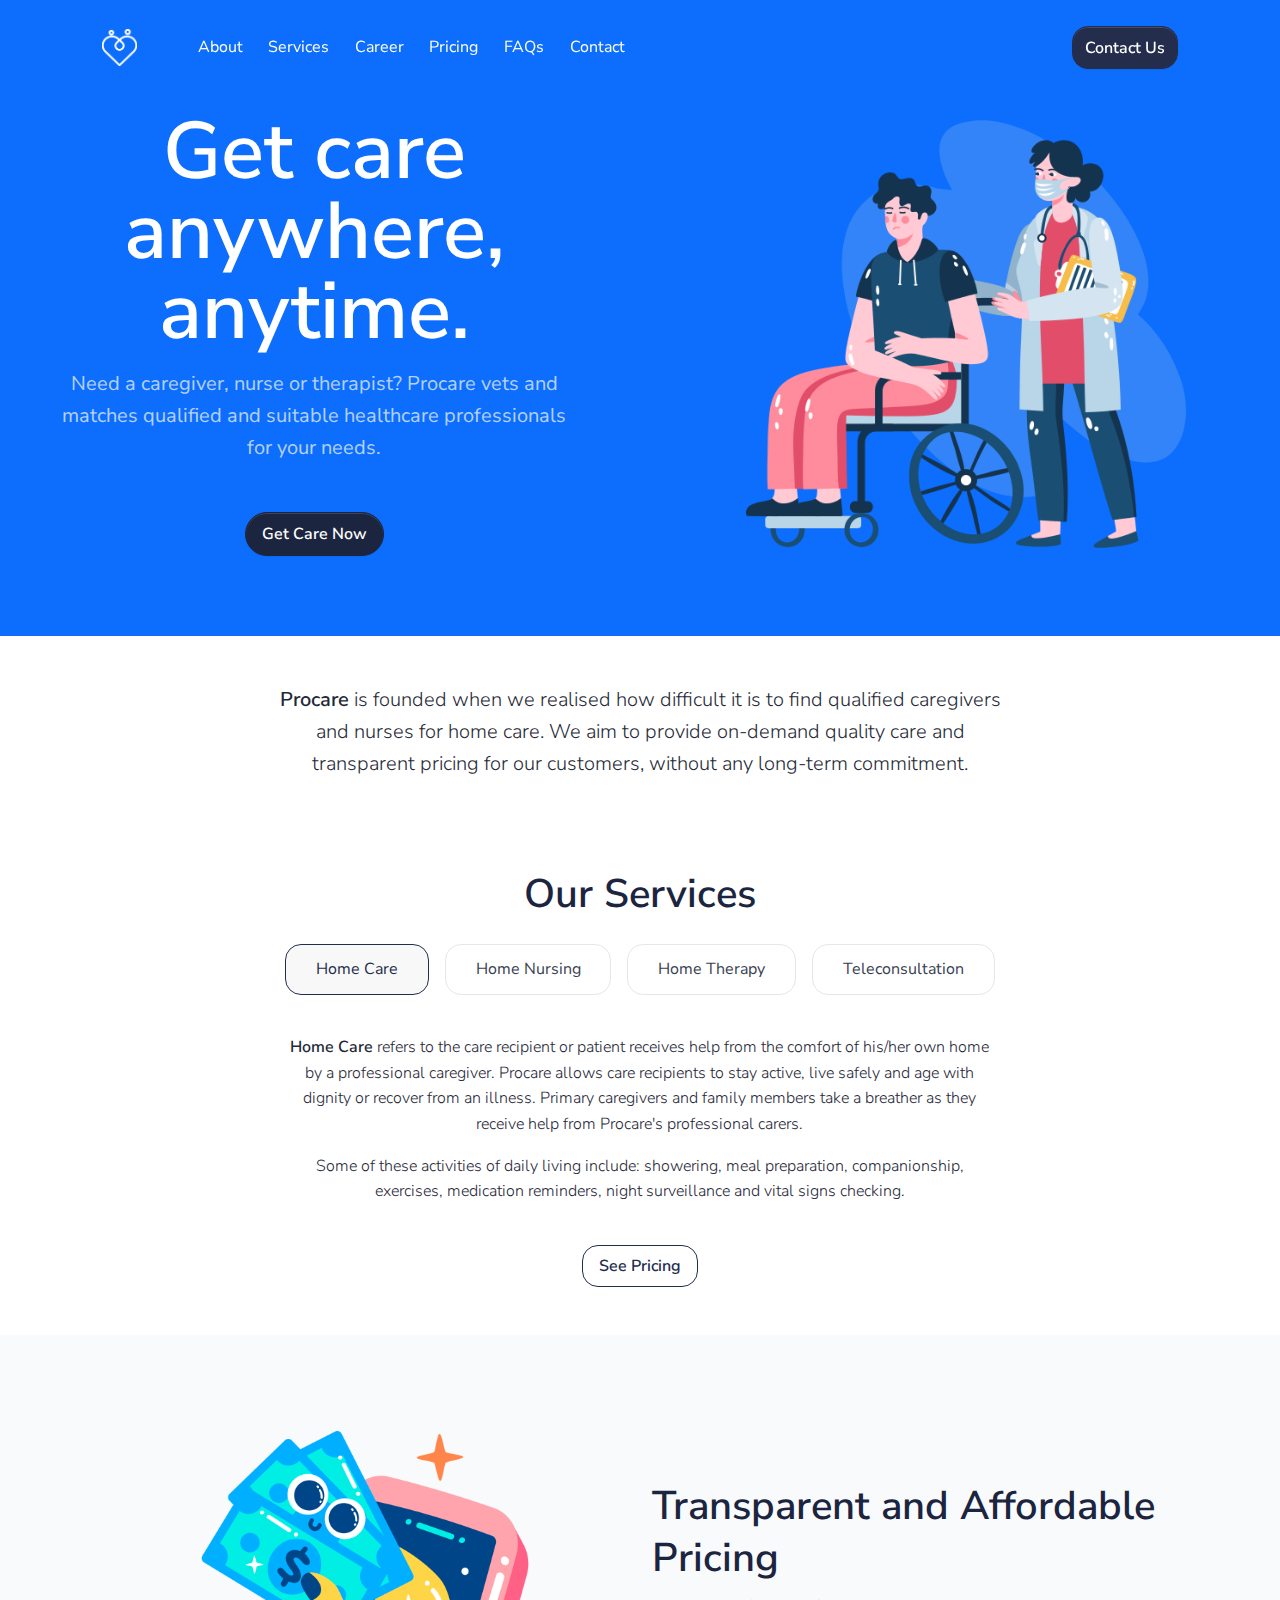
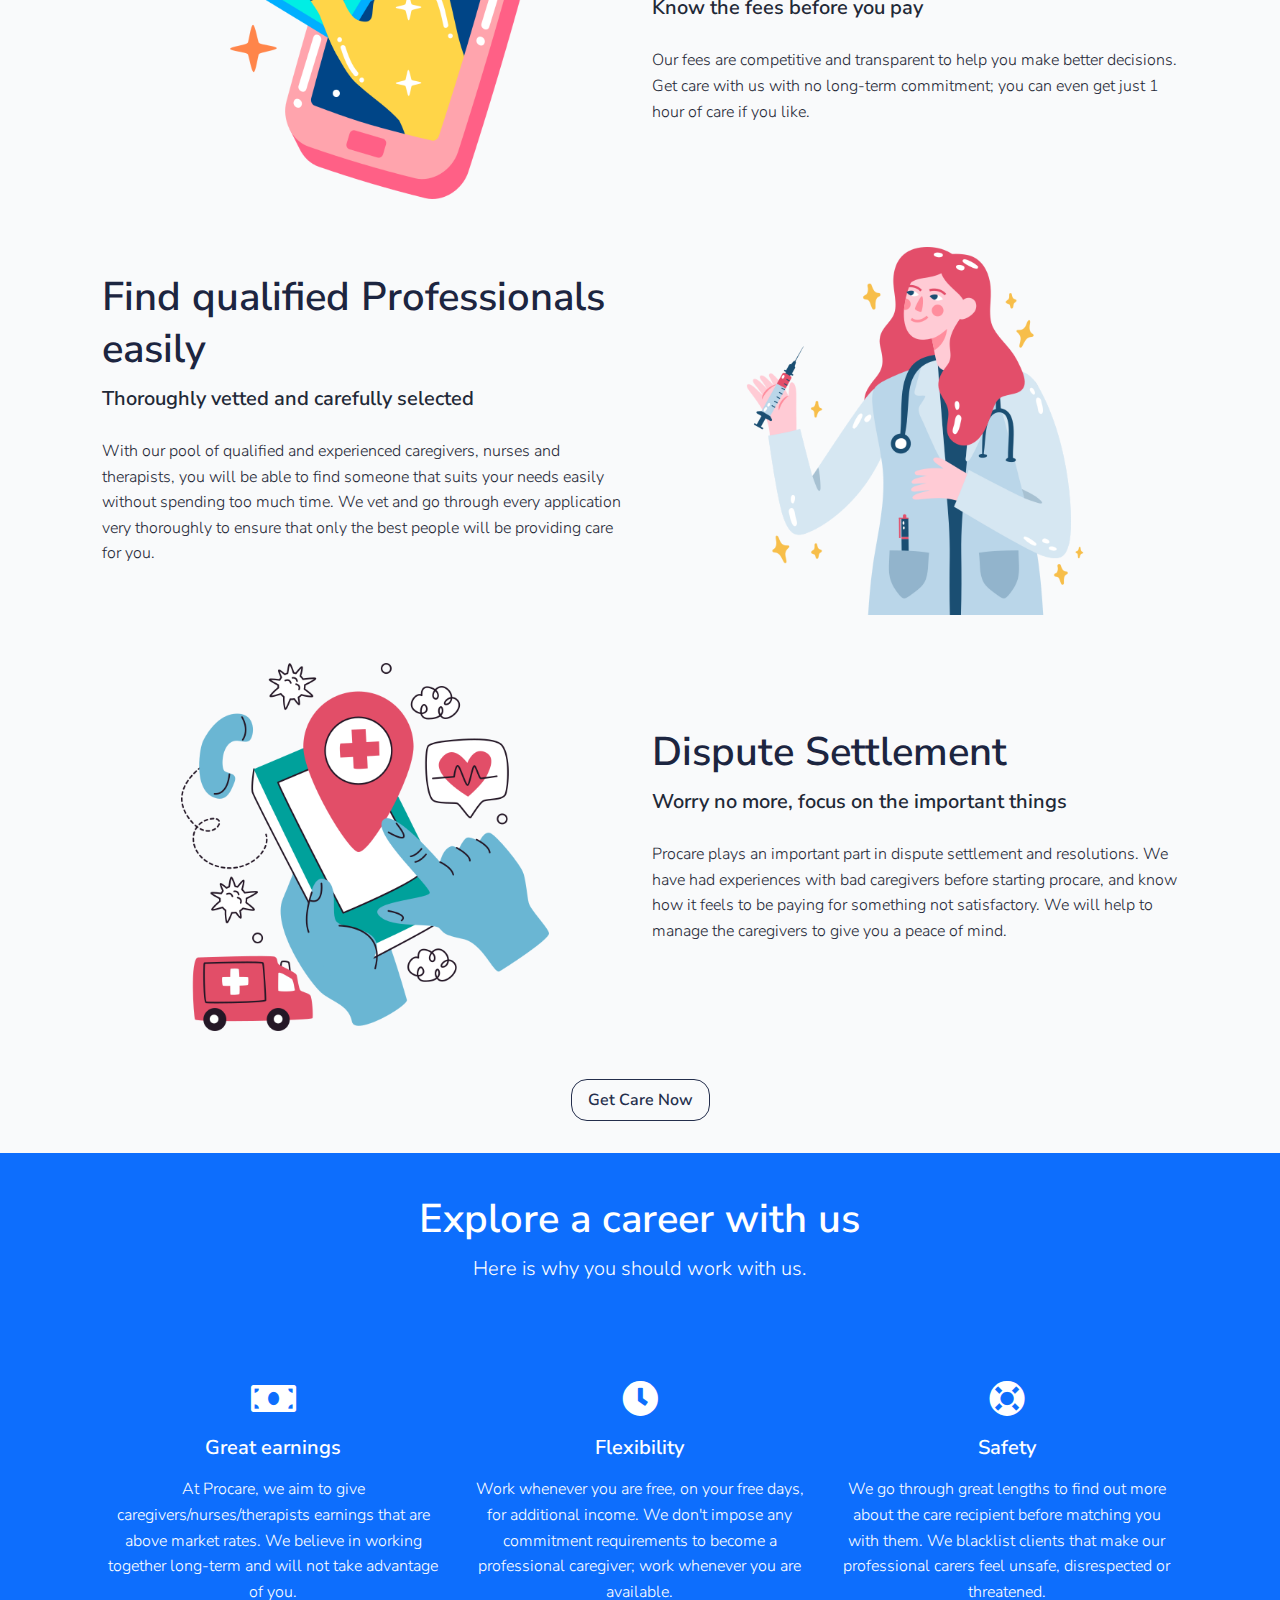
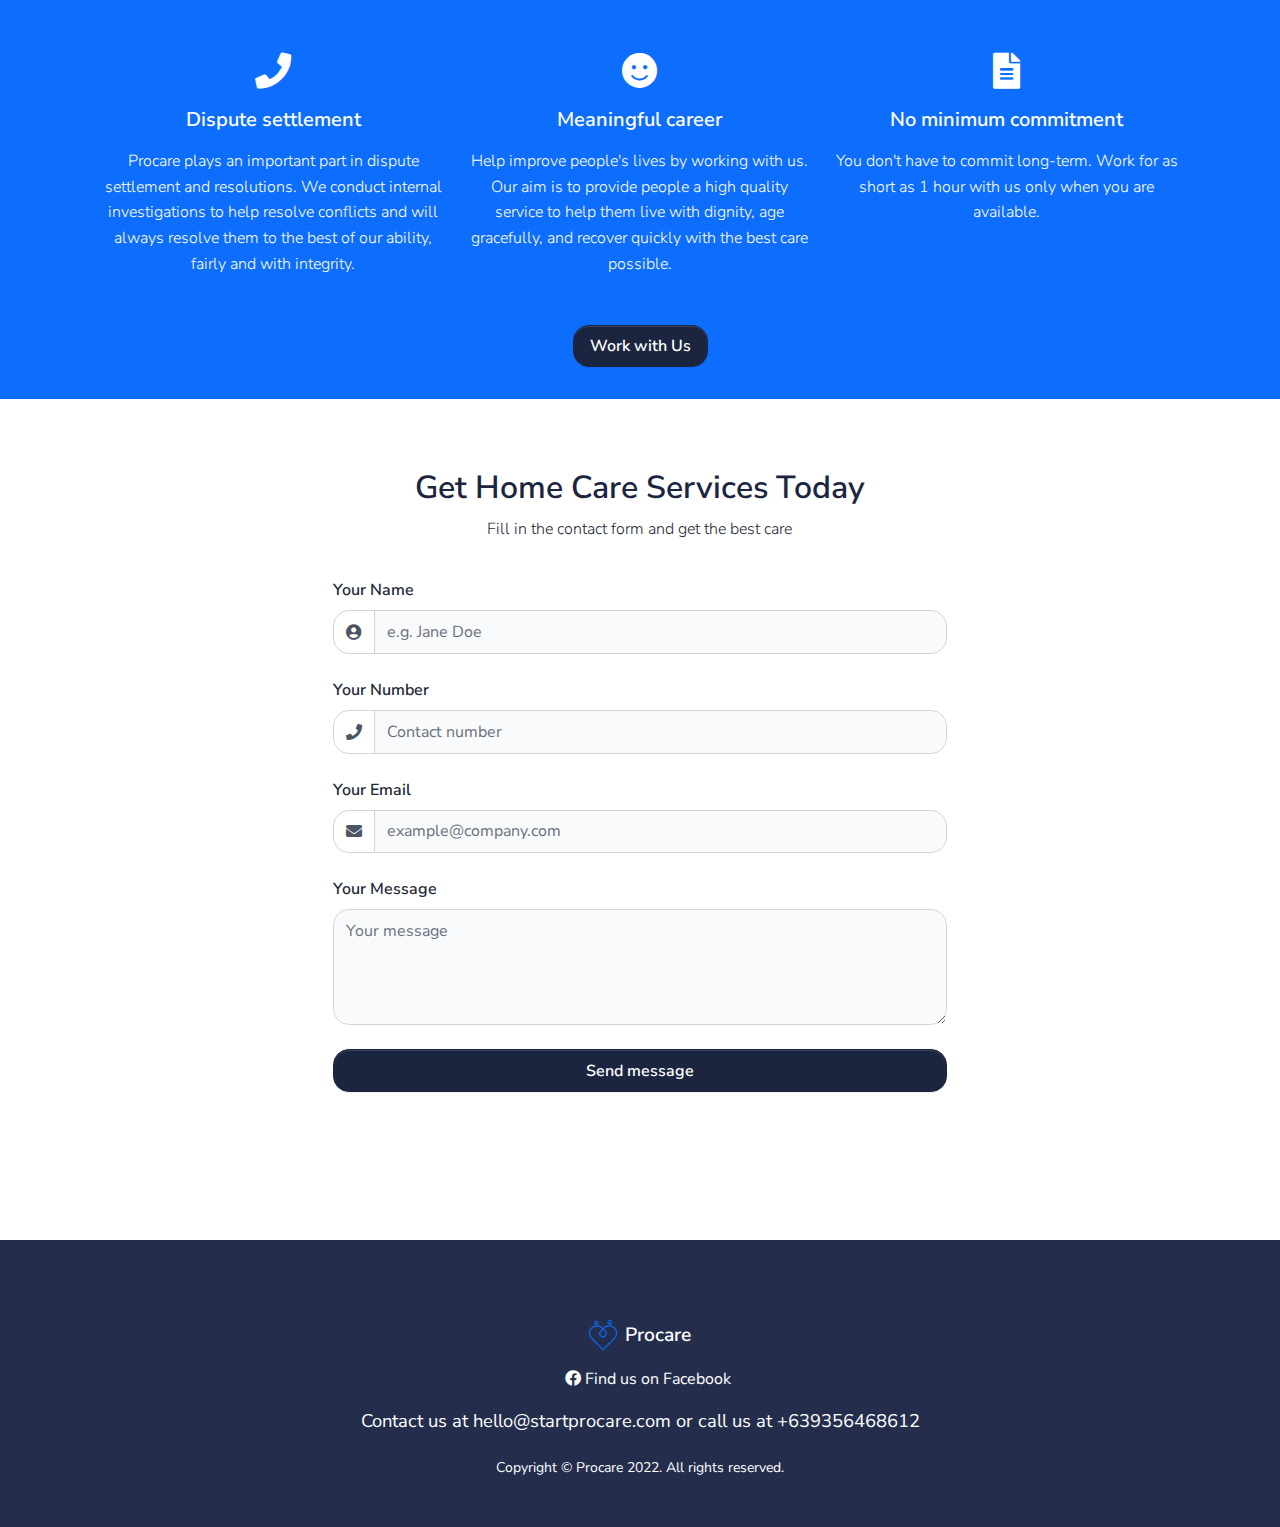
<file: index.html>
<!--

=========================================================
* Pixel Free Bootstrap 5 UI Kit
=========================================================

* Product Page: https://themesberg.com/product/ui-kit/pixel-free-bootstrap-5-ui-kit
* Copyright 2021 Themesberg (https://www.themesberg.com)

* Coded by https://themesberg.com

=========================================================

* The above copyright notice and this permission notice shall be included in all copies or substantial portions of the Software. Contact us if you want to remove it.

-->

<!DOCTYPE html>
<html lang="en">

    <head>
        <meta http-equiv="Content-Type" content="text/html; charset=utf-8" />
    <!-- Primary Meta Tags -->
    <title>Procare | On-demand Care</title>
    <meta name="viewport" content="width=device-width, initial-scale=1, shrink-to-fit=no">
    <meta name="title" content="Procare: On-demand Home Care, Home Nursing and Home Therapy">
    <meta name="author" content="Procare">
    <meta name="description" content="">
    <meta name="facebook-domain-verification" content="e09qtdsxk1b5cswepy34of6563qko8" />
    <!-- Favicon -->
    <link rel='shortcut icon' type='image/x-icon' href='assets/img/brand/faviconit/favicon.ico' />
        
    <!-- Fontawesome -->
    <link type="text/css" href="./vendor/@fortawesome/fontawesome-free/css/all.min.css" rel="stylesheet">
    
    <!-- Pixel CSS -->
    <link type="text/css" href="./css/pixel.css" rel="stylesheet">
    
<!-- Meta Pixel Code -->
    <script>
        !function(f,b,e,v,n,t,s)
        {if(f.fbq)return;n=f.fbq=function(){n.callMethod?
        n.callMethod.apply(n,arguments):n.queue.push(arguments)};
        if(!f._fbq)f._fbq=n;n.push=n;n.loaded=!0;n.version='2.0';
        n.queue=[];t=b.createElement(e);t.async=!0;
        t.src=v;s=b.getElementsByTagName(e)[0];
        s.parentNode.insertBefore(t,s)}(window, document,'script',
        'https://connect.facebook.net/en_US/fbevents.js');
        fbq('init', '1297550967321613');
        fbq('track', 'PageView');
        </script>
        <noscript><img height="1" width="1" style="display:none"
        src="https://www.facebook.com/tr?id=1297550967321613&ev=PageView&noscript=1"
        /></noscript>
    <!-- End Meta Pixel Code -->

        <!-- Meta Pixel Code -->
    <script>
        !function(f,b,e,v,n,t,s)
        {if(f.fbq)return;n=f.fbq=function(){n.callMethod?
        n.callMethod.apply(n,arguments):n.queue.push(arguments)};
        if(!f._fbq)f._fbq=n;n.push=n;n.loaded=!0;n.version='2.0';
        n.queue=[];t=b.createElement(e);t.async=!0;
        t.src=v;s=b.getElementsByTagName(e)[0];
        s.parentNode.insertBefore(t,s)}(window, document,'script',
        'https://connect.facebook.net/en_US/fbevents.js');
        fbq('init', '1198673361073190');
        fbq('track', 'PageView');
        </script>
        <noscript><img height="1" width="1" style="display:none"
        src="https://www.facebook.com/tr?id=1198673361073190&ev=PageView&noscript=1"
        /></noscript>
        <!-- End Meta Pixel Code -->
</head>
    
<body>
    

<header class="header-global" id="top">
    <nav id="navbar-main" aria-label="Primary navigation" class="navbar navbar-main navbar-expand-lg navbar-theme-info headroom navbar-dark">
        <div class="container position-relative">
            <a class="navbar-brand me-lg-5" href="/">
                <img class="navbar-brand-dark" src="./assets/img/brand/light.png" alt="Logo light">
                <img class="navbar-brand-light" src="./assets/img/brand/normal.png" alt="Logo dark">
            </a>
            <div class="navbar-collapse collapse me-auto" id="navbar_global">
                <div class="navbar-collapse-header">
                    <div class="row">
                        <div class="col-6 collapse-brand">
                            <a href="/">
                                <img src="./assets/img/brand/dark.svg" alt="Themesberg logo">
                            </a>
                        </div>
                        <div class="col-6 collapse-close">
                            <a href="#navbar_global" class="fas fa-times" data-bs-toggle="collapse" data-bs-target="#navbar_global" aria-controls="navbar_global" aria-expanded="false" title="close" aria-label="Toggle navigation"></a>
                        </div>
                    </div>
                </div>
                <ul class="navbar-nav navbar-nav-hover align-items-lg-center">
                    <li class="nav-item">
                        <a href="#about" class="nav-link">
                            About
                        </a>

                    </li>
                    <li class="nav-item">
                        <a href="#service" class="nav-link">
                            Services
                        </a>
                    </li>
                    <li class="nav-item">
                        <a href="#career" class="nav-link" id="componentsDropdown">
                            Career
                        </a>
                    </li>
                    <li class="nav-item">
                        <a href="./pricing" class="nav-link" id="supportDropdown">
                            Pricing
                        </a>
                    </li>
                    <li class="nav-item">
                        <a href="./faq" class="nav-link" id="supportDropdown">
                            FAQs
                        </a>
                    </li>
                    <li class="nav-item">
                        <a href="#contact" class="nav-link" id="supportDropdown">
                            Contact
                        </a>
                    </li>
                </ul>
            </div>
            <div class="d-flex align-items-center">
                <a href="#contact" class="btn btn-primary">Contact Us</a>
                <button class="navbar-toggler ms-2" type="button" data-bs-toggle="collapse" data-bs-target="#navbar_global" aria-controls="navbar_global" aria-expanded="false" aria-label="Toggle navigation">
                    <span class="navbar-toggler-icon"></span>
                </button>
            </div>
        </div>
    </nav>
</header>

        <!-- Hero -->
        
        <section class="section-header overflow-hidden bg-info text-white">
            <div class="row justify-content-around align-items-center">
                <div class="col-lg-6 col-md-6">
                    <!-- Mashead text and app badges-->
                    <div class="mb-5 mb-lg-0 text-center text-lg-start">
                        <h1 class="display-1 lh-1 mb-3">Get care anywhere, anytime.</h1>
                        <p class="lead fw-normal text-muted mb-5 mx-5">Need a caregiver, nurse or therapist? Procare vets and matches qualified and suitable healthcare professionals for your needs.</p>
                        <a href="#contact">
                            <button class="btn btn-secondary rounded-pill px-3 mb-2 mb-lg-0">
                                <span class="large">Get Care Now</span>
                            </button>
                        </a>
                    </div>
                </div>
                <div class="col-lg-6 col-md-6 text-center">
                    <img style="max-width: 70%;" src="./assets/img/care2.png" alt="caregiver">
                </div>
            </div>
        </section>
        <section class="section line-bottom-soft">
            <div class="container">
                <div class="row justify-content-center">
                    <div class="col-12 text-center">
                    <br>                        
                    <p id="about" class="lead px-lg-8"><strong>Procare</strong> is founded when we realised how difficult it is to 
                            find qualified caregivers and nurses for home care. We aim to provide on-demand 
                            quality care and transparent pricing for our customers, without any long-term commitment.
                        </p>
                    </div>
                </div>
            </div>
        </section>
        
                <!-- Section -->
        <div class="section">
            <div class="container">
                <div class="row justify-content-center text-center">
                    <div>
                        <h2 id="service" class="h1 px-lg-5">Our Services</h2>
                    </div>

                    <div class="col-8">
                        <!-- Tab Nav -->
                        <div class="nav-wrapper position-relative mb-2">
                            <ul class="nav nav-pills nav-fill flex-column flex-md-row" id="tabs-text" role="tablist">
                                <li class="nav-item">
                                    <a class="nav-link mb-sm-3 mb-md-0 active" id="tabs-text-1-tab" data-bs-toggle="tab"
                                        href="#tabs-text-1" role="tab" aria-controls="tabs-text-1" aria-selected="true">Home Care</a>
                                </li>
                                <li class="nav-item">
                                    <a class="nav-link mb-sm-3 mb-md-0" id="tabs-text-2-tab" data-bs-toggle="tab"
                                        href="#tabs-text-2" role="tab" aria-controls="tabs-text-2"
                                        aria-selected="false">Home Nursing</a>
                                </li>
                                <li class="nav-item">
                                    <a class="nav-link mb-sm-3 mb-md-0" id="tabs-text-3-tab" data-bs-toggle="tab"
                                        href="#tabs-text-3" role="tab" aria-controls="tabs-text-3"
                                        aria-selected="false">Home Therapy</a>
                                </li>
                                <li class="nav-item">
                                    <a class="nav-link mb-sm-3 mb-md-0" id="tabs-text-4-tab" data-bs-toggle="tab"
                                        href="#tabs-text-4" role="tab" aria-controls="tabs-text-4-tab"
                                        aria-selected="false">Teleconsultation</a>
                                </li>
                            </ul>
                        </div>
                        <!-- End of Tab Nav -->
                        <!-- Tab Content -->
                        <div class="card border-0">
                            <div class="card-body p-0">
                                <div class="tab-content" id="tabcontent1">
                                    <div class="tab-pane fade show active" id="tabs-text-1" role="tabpanel"
                                        aria-labelledby="tabs-text-1-tab">
                                        <p><strong>Home Care</strong> refers to the care recipient or patient receives help from the comfort of his/her own home 
                                            by a professional caregiver. Procare allows care recipients to stay active, live safely and age with dignity
                                            or recover from an illness. Primary caregivers and family members take a breather as they receive help from Procare's 
                                            professional carers.
                                        </p>
                                        <p>Some of these activities of daily living include: showering, meal preparation, companionship, exercises, medication reminders,
                                            night surveillance and vital signs checking. 
                                        </p>
                                    </div>
                                    <div class="tab-pane fade" id="tabs-text-2" role="tabpanel"
                                        aria-labelledby="tabs-text-2-tab">
                                        <p>For care recipients that require nursing procedures during the care period, we will be matching qualified nurses for your needs and requirements.
                                            These are qualified nurses with experience and the know-how to carry out the nursing procedures that you need. Nursing procedures are categorised into 
                                            two categories: simple and complex.
                                        </p>
                                        <p><strong>Simple Nursing Procedures</strong> include: NGT feeding, Urine bag drainage, Stoma bag drainage, medication administration etc. </p>
                                        <p><strong>Complex Nursing Procedures</strong> include: Urine bag change,  stoma bag change, NGT reinsertion, peritoneal dialysis, wound dressing, etc.
                                            Contact us to find out more. 
                                        </p>
                                    </div>
                                    <div class="tab-pane fade" id="tabs-text-3" role="tabpanel"
                                        aria-labelledby="tabs-text-3-tab">
                                        <p><strong>Physical therapy, speech therapy and occupational therapy</strong> help to ease pain, help you 
                                            function, move, and live better. Improve your quality of life by going for regular therapy sessions to relieve pain and recover
                                            from injuries. For someone who requires speech therapy, occupational therapy or physical therapy, traveling is a hassle.</p>
                                        <p>At Procare, we offer home therapy services, where we match qualified therapists to you on-demand at very competitive rates. 
                                        </p>
                                    </div>
                                    <div class="tab-pane fade" id="tabs-text-4" role="tabpanel"
                                    aria-labelledby="tabs-text-4-tab">
                                    <p>Seeing a doctor can be troublesome for those who don't live near a clinic. Procare offers <strong>Teleconsultation</strong> services, especially for patients
                                        who require urgent speech therapy, physical therapy or occupational therapy and require a doctor's prescription in order to start therapy treatment. 
                                    </p>
                                    <p>Procare matches you with qualified doctors to conduct online consultation from the comfort at your own home, saving you the transportation costs and 
                                        of course the traveling time.
                                    </p>
                                </div>

                                </div>
                            </div>
                            <br>
                            <div class="d-flex justify-content-center align-items-center">
                                <a href="./pricing">
                                    <button class="btn btn-outline-primary btn-lg" type="button">See Pricing</button>     
                                </a>                       
                            </div>
    
                        </div>
                        <!-- End of Tab Content -->
    
                    </div>
        
                </div>
            </div>
        </div>
        <!-- End of Section -->

        <section class="section section-lg bg-gray-100">
            <div class="container">
                <div class="row justify-content-between align-items-center mb-6 mb-lg-5 mt-lg-6 mt-6 ">
                    <div class="col-12 col-lg-6 mb-5 mb-lg-0 order-lg-2">
                        <h2 class="h1">Transparent and Affordable Pricing</h2>
                        <p class="mb-4 lead fw-bold">Know the fees before you pay</p>
                        <p class="mb-4">Our fees are competitive and transparent to help you make better decisions. Get care with us with no long-term commitment; you can even get 
                            just 1 hour of care if you like.
                        </p>
                    </div>
                    <div class="col-12 col-lg-6 order-lg-1 text-center">
                        <img style="max-width: 70%;" src="./assets/img/affordable.png" alt="Front pages overview">
                    </div>
                </div>
                <div class="row justify-content-between align-items-center mb-6 mb-lg-5">
                    <div class="col-12 col-lg-6 mb-5 mb-lg-0">
                        <h2 class="h1 d-flex align-items-center">Find qualified Professionals easily</h2>
                        <p class="mb-4 lead fw-bold">Thoroughly vetted and carefully selected</p>
                        <p class="mb-4">With our pool of qualified and experienced caregivers, nurses and therapists, you will be able to find someone that suits your needs easily without spending
                            too much time. We vet and go through every application very thoroughly to ensure that only the best people will be providing care for you. 
                        </p>
                    </div>
                    <div class="col-lg-6 text-center">
                        <img style="max-width: 70%;" src="./assets/img/nurse.png" alt="qualified nurse">
                    </div>
                </div>
                <div class="row justify-content-between align-items-center mb-6 mb-lg-5">
                    <div class="col-12 col-lg-6 order-lg-2 mb-5 mb-lg-0">
                        <h2 class="h1 d-flex align-items-center">Dispute Settlement</h2>
                        <p class="mb-4 lead fw-bold">Worry no more, focus on the important things</p>
                        <p class="mb-4">Procare plays an important part in dispute settlement and resolutions. We have had experiences with bad caregivers before starting procare, and know how it feels to be paying for something 
                            not satisfactory. We will help to manage the caregivers to give you a peace of mind.
                        </p>
                    </div>
                    <div class="col-12 col-lg-6 order-lg-1 text-center">
                        <img style="max-width: 70%;" src="./assets/img/dispute.png" alt="Dashboard Preview">
                    </div>
                </div>
            </div>
            <div class="d-flex justify-content-center align-items-center">
                <a href="#contact">
                    <button class="btn btn-outline-primary btn-lg" type="button">Get Care Now</button>     
                </a>                       
            </div>

        </section>


        <section class="section section-lg bg-info">
            <div class="container">
                <div class="row justify-content-center">
                    <div class="col-lg-8 text-center text-white pt-4">
                        <h2 id="career" class="h1 font-weight-light">Explore a career with us</h2>
                        <p class="lead">Here is why you should work with us.</p>
                    </div>
                </div>
                <div class="row mt-6 text-white">
                    <div class="col-md-4">
                        <!-- Icon box -->
                        <div class="icon-box text-center mb-5">
                            <div class="icon">
                                <span class="fab fa fa-money-bill aria-hidden="true""></span>
                            </div>
                            <h3 class="h5 my-3">Great earnings</h3>
                            <p>At Procare, we aim to give caregivers/nurses/therapists earnings that are above market rates. We believe
                                in working together long-term and will not take advantage of you. 
                            </p>
                        </div>
                        <!-- End of Icon box -->
                    </div>
                    <div class="col-md-4">
                        <!-- Icon box -->
                        <div class="icon-box text-center mb-5">
                            <div class="icon">
                                <span class="fab fa fa-clock"></span>
                            </div>
                            <h3 class="h5 my-3">Flexibility</h3>
                            <p>Work whenever you are free, on your free days, for additional income. We don't impose any commitment 
                                requirements to become a professional caregiver; work whenever you are available. 
                            </p>
                        </div>
                        <!-- End of Icon box -->
                    </div>
                    <div class="col-md-4">
                        <!-- Icon box -->
                        <div class="icon-box text-center mb-5">
                            <div class="icon">
                                <span class="fas fa fa-life-ring"></span>
                            </div>
                            <h3 class="h5 my-3">Safety</h3>
                            <p>We go through great lengths to find out more about the care recipient before matching you with them. 
                                We blacklist clients that make our professional carers feel unsafe, disrespected or threatened.
                            </p>
                        </div>
                        <!-- End of Icon box -->
                    </div>
                    <div class="col-md-4">
                        <!-- Icon box -->
                        <div class="icon-box text-center mb-5">
                            <div class="icon">
                                <span class="fas fa-phone"></span>
                            </div>
                            <h3 class="h5 my-3">Dispute settlement</h3>
                            <p>Procare plays an important part in dispute settlement and resolutions. We conduct internal 
                                investigations to help resolve conflicts and will always resolve them to the best of our ability, fairly and with integrity.</p>
                        </div>
                        
                        <!-- End of Icon box -->
                    </div>
                    <div class="col-md-4">
                        <!-- Icon box -->
                        <div class="icon-box text-center mb-5">
                            <div class="icon">
                                <span class="fab fa fa-smile"></span>
                            </div>
                            <h3 class="h5 my-3">Meaningful career</h3>
                            <p>Help improve people's lives by working with us. Our aim is to provide people a high quality service to help them live with dignity,
                                age gracefully, and recover quickly with the best care possible.
                            </p>
                        </div>
                        <!-- End of Icon box -->
                    </div>
                    <div class="col-md-4">
                        <!-- Icon box -->
                        <div class="icon-box text-center mb-5">
                            <div class="icon">
                                <span class="fas fa-file-alt"></span>
                            </div>
                            <h3 class="h5 my-3">No minimum commitment</h3>
                            <p>You don't have to commit long-term. Work for as short as 1 hour with us only when you are available.</p>
                        </div>
                        <!-- End of Icon box -->
                    </div>
                    <div class="d-flex justify-content-center align-items-center">
                        <a href="#contact">
                            <button class="btn btn-secondary btn-lg" type="button">Work with Us</button>         
                        </a>                   
                    </div>

                </div>
            </div>
        </section>

        <div class="container" id="contact">
            <div class="row justify-content-center mb-5 mb-lg-6">
                <div class="col-12 col-lg-8">
                        <!-- Contact Card -->
                        <div class="card border-0 p-2 p-md-3 p-lg-5">
                            <div class="card-header bg-white border-0 text-center">
                                <h2>Get Home Care Services Today</h2>
                                <p>Fill in the contact form and get the best care</p>
                            </div>
                            <div class="card-body px-0 pt-0">
                                <form action="https://formsubmit.co/hello@startprocare.com" method="POST" name="EmailForm">
                                    <!-- Form -->
                                    <div class="mb-4">
                                        <input type="hidden" name="_cc" value="michel@startprocare.com">
                                        <input type="hidden" name="_cc" value="tc@startprocare.com">
                                        <label for="name">Your Name</label>
                                        <div class="input-group">
                                            <span class="input-group-text" id="basic-addon3"><span class="fas fa-user-circle"></span></span>
                                            <input type="text" class="form-control" placeholder="e.g. Jane Doe" id="name" name="name" required>
                                        </div>
                                    </div>
                                    <!-- End of Form -->
                                    <!-- Form -->
                                    <div class="mb-4">
                                        <label for="name">Your Number</label>
                                        <div class="input-group">
                                            <span class="input-group-text" id="basic-addon3"><span class="fas fa-phone"></span></span>
                                            <input type="tel" class="form-control" id="phone" placeholder="Contact number" name="telno" required>
                                        </div>
                                    </div>
                                    <!-- End of Form -->

                                    <!-- Form -->
                                    <div class="mb-4">
                                        <label for="email">Your Email</label>
                                        <div class="input-group">
                                            <span class="input-group-text" id="basic-addon4"><span class="fas fa-envelope"></span></span>
                                            <input type="email" class="form-control" placeholder="example@company.com" id="email" name="email" required>
                                        </div>
                                    </div>
                                    <!-- End of Form -->
                                    <div class="mb-4">
                                        <label for="message">Your Message</label>
                                        <textarea placeholder="Your message" class="form-control" id="message" name="message" rows="4" required></textarea>
                                    </div>
                                    <!-- End of Form -->
                                    <div class="d-grid">
                                        <button type="submit" class="btn rounded btn-secondary">Send message</button>
                                    </div>
                                    <input type="text" name="_honey" style="display:none">
                                </form>
                            </div>
                        </div>
                        <!-- End of Contact Card -->
                    </div>
                </div>
            </div>
        

    </main>
    <footer class="footer pt-6 pb-5 bg-primary text-white">
        <div class="row">
            <div class="col mb-md-0">
                <a href="#top" target="_blank" class="d-flex justify-content-center mb-3">
                    <img src="./assets/img/brand/normal.png" height="30" class="me-2" alt="Procare Logo">
                    <p class="text-white fw-bold footer-logo-text m-0">Procare</p>
                </a>
                <ul class="d-flex justify-content-center ms-3 mb-3">
                    <li>
                        <a href="https://www.facebook.com/startProcare/" class="icon-white"
                            aria-label="facebook social link">
                            <span class="fab fa-facebook"></span> Find us on Facebook 
                        </a>
                    </li>
                </ul>

                <div class="d-flex text-center justify-content-center align-items-center" role="contentinfo">
                    <h3 class="fw-normal font-small mb-0">Contact us at <a href="mailto:hello@startprocare.com">hello@startprocare.com or call us at +639356468612</a></h3>
                </div>
                <br>
                <div class="d-flex text-center justify-content-center align-items-center" role="contentinfo">
                    <p class="fw-normal font-small mb-0">Copyright © Procare 2022. All rights reserved.</p>
                </div>
            </div>
        </div>
    </footer>

    <!-- Core -->
<script src="./vendor/@popperjs/core/dist/umd/popper.min.js"></script>
<script src="./vendor/bootstrap/dist/js/bootstrap.min.js"></script>
<script src="./vendor/headroom.js/dist/headroom.min.js"></script>

<!-- Vendor JS -->
<script src="./vendor/onscreen/dist/on-screen.umd.min.js"></script>
<script src="./vendor/jarallax/dist/jarallax.min.js"></script>
<script src="./vendor/smooth-scroll/dist/smooth-scroll.polyfills.min.js"></script>
<script src="./vendor/vivus/dist/vivus.min.js"></script>
<script src="./vendor/vanillajs-datepicker/dist/js/datepicker.min.js"></script>

<script async defer src="https://buttons.github.io/buttons.js"></script>

<!-- Pixel JS -->
<script src="./assets/js/pixel.js"></script>

</body>

</html>
</file>
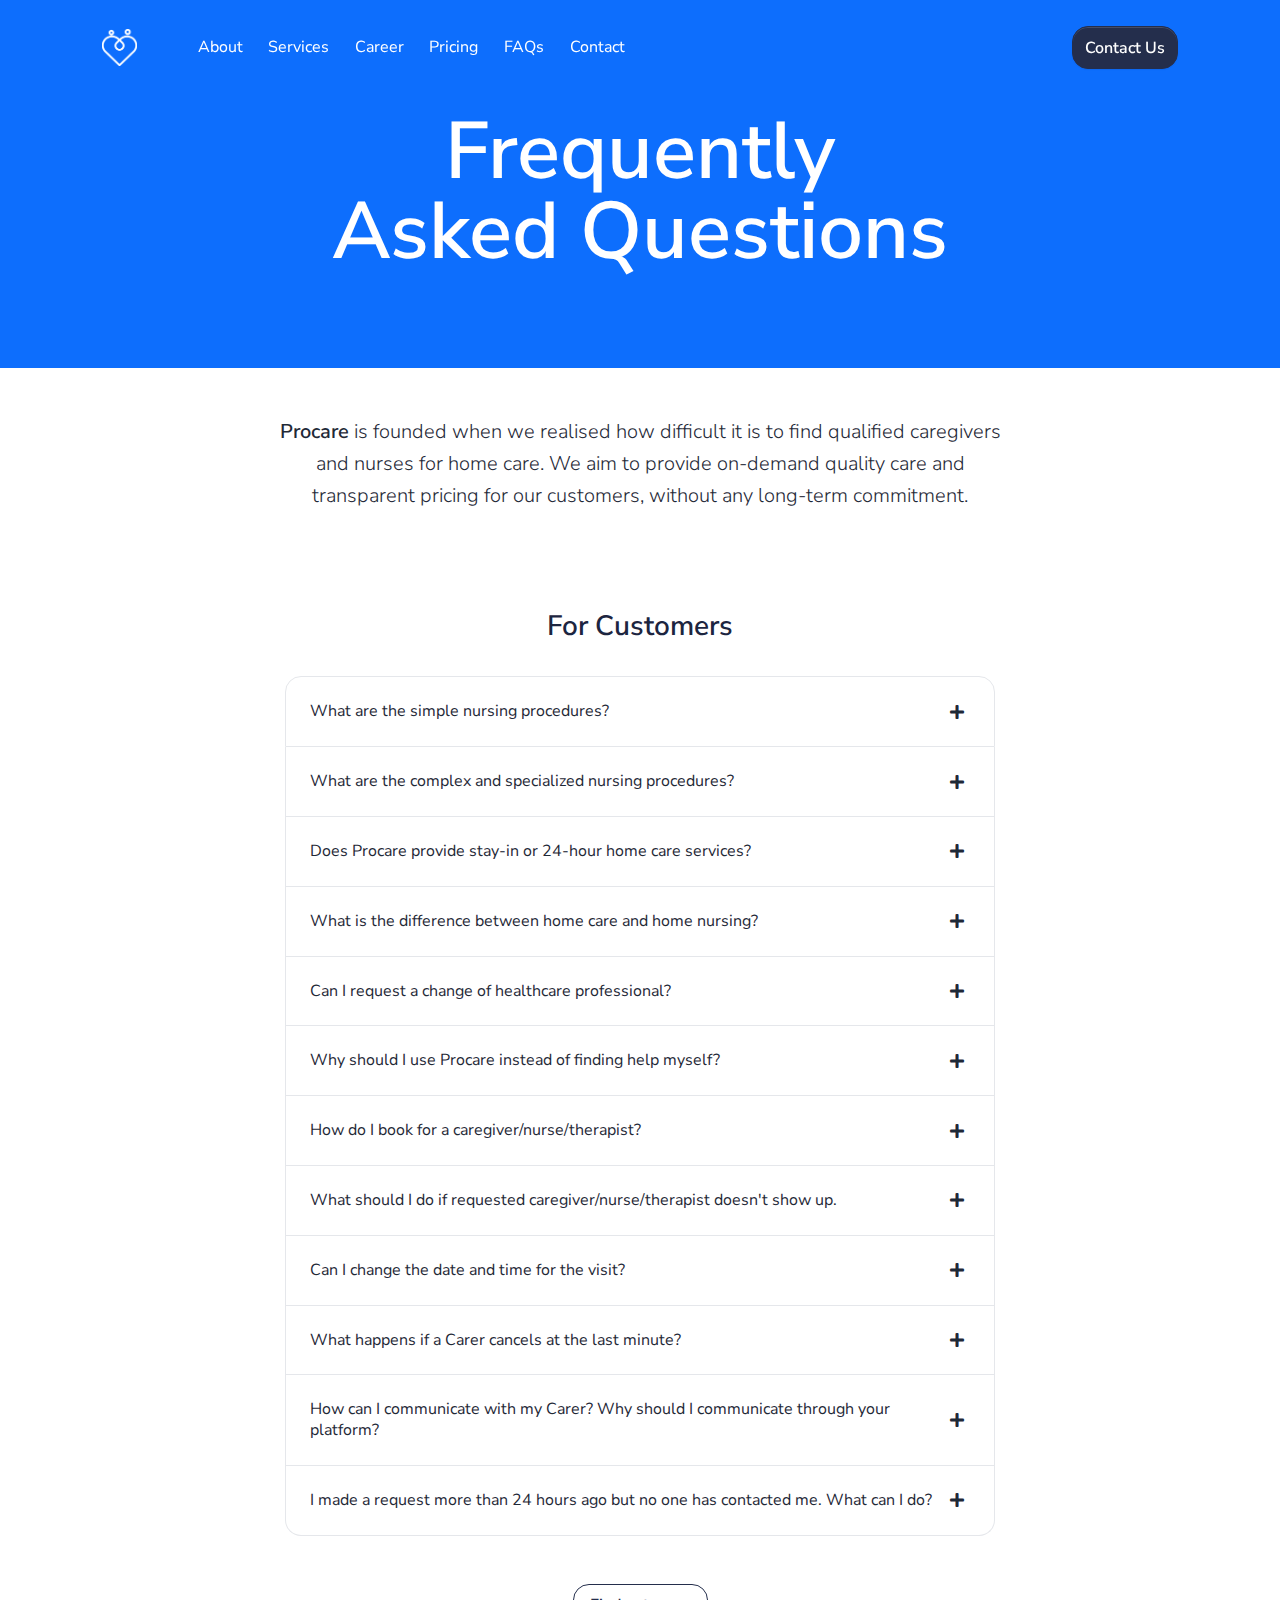
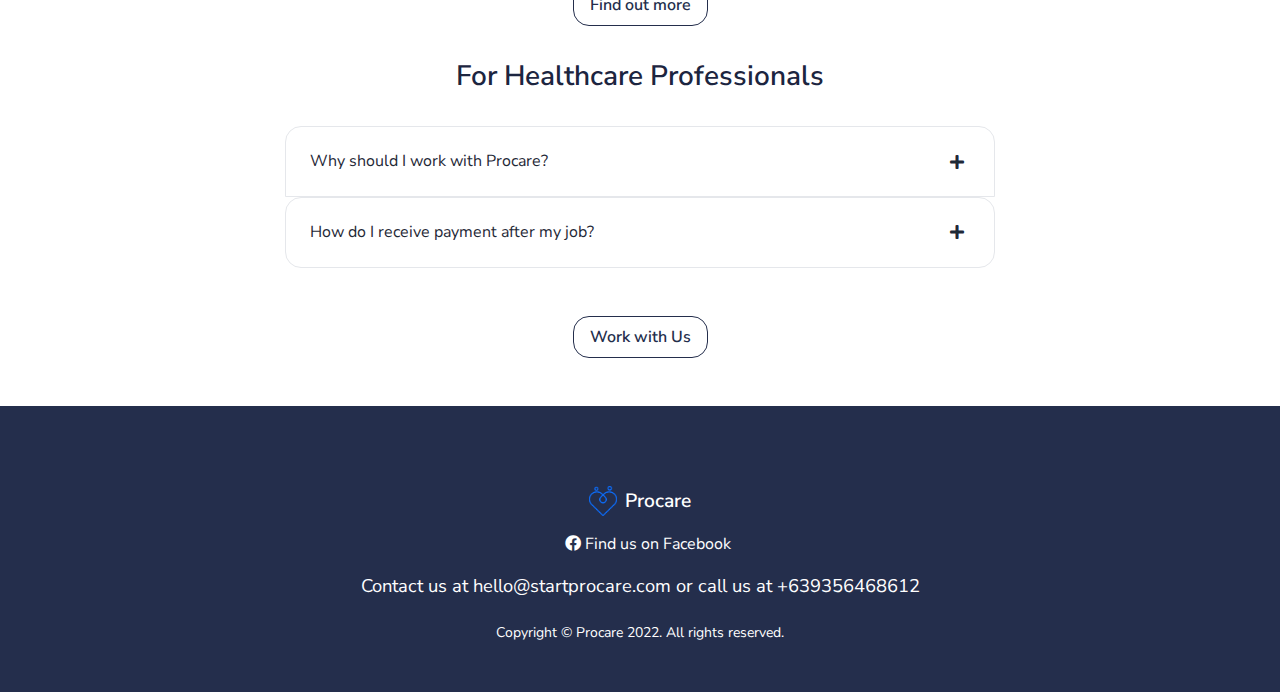
<file: faq.html>
<!--

=========================================================
* Pixel Free Bootstrap 5 UI Kit
=========================================================

* Product Page: https://themesberg.com/product/ui-kit/pixel-free-bootstrap-5-ui-kit
* Copyright 2021 Themesberg (https://www.themesberg.com)

* Coded by https://themesberg.com

=========================================================

* The above copyright notice and this permission notice shall be included in all copies or substantial portions of the Software. Contact us if you want to remove it.

-->

<!DOCTYPE html>
<html lang="en">

    <head>
        <meta http-equiv="Content-Type" content="text/html; charset=utf-8" />
    <!-- Primary Meta Tags -->
    <title>Procare | On-demand Care</title>
    <meta name="viewport" content="width=device-width, initial-scale=1, shrink-to-fit=no">
    <meta name="title" content="Procare: On-demand Home Care, Home Nursing and Home Therapy">
    <meta name="author" content="Procare">
    <meta name="description" content="">
    
    <!-- Favicon -->
    <link rel='shortcut icon' type='image/x-icon' href='assets/img/brand/faviconit/favicon.ico' />
        
    <!-- Fontawesome -->
    <link type="text/css" href="./vendor/@fortawesome/fontawesome-free/css/all.min.css" rel="stylesheet">
    
    <!-- Pixel CSS -->
    <link type="text/css" href="./css/pixel.css" rel="stylesheet">
    
<!-- Meta Pixel Code -->
    <script>
        !function(f,b,e,v,n,t,s)
        {if(f.fbq)return;n=f.fbq=function(){n.callMethod?
        n.callMethod.apply(n,arguments):n.queue.push(arguments)};
        if(!f._fbq)f._fbq=n;n.push=n;n.loaded=!0;n.version='2.0';
        n.queue=[];t=b.createElement(e);t.async=!0;
        t.src=v;s=b.getElementsByTagName(e)[0];
        s.parentNode.insertBefore(t,s)}(window, document,'script',
        'https://connect.facebook.net/en_US/fbevents.js');
        fbq('init', '1297550967321613');
        fbq('track', 'PageView');
        </script>
        <noscript><img height="1" width="1" style="display:none"
        src="https://www.facebook.com/tr?id=1297550967321613&ev=PageView&noscript=1"
        /></noscript>
        <!-- End Meta Pixel Code -->

            <!-- Meta Pixel Code -->
    <script>
        !function(f,b,e,v,n,t,s)
        {if(f.fbq)return;n=f.fbq=function(){n.callMethod?
        n.callMethod.apply(n,arguments):n.queue.push(arguments)};
        if(!f._fbq)f._fbq=n;n.push=n;n.loaded=!0;n.version='2.0';
        n.queue=[];t=b.createElement(e);t.async=!0;
        t.src=v;s=b.getElementsByTagName(e)[0];
        s.parentNode.insertBefore(t,s)}(window, document,'script',
        'https://connect.facebook.net/en_US/fbevents.js');
        fbq('init', '1198673361073190');
        fbq('track', 'PageView');
        </script>
        <noscript><img height="1" width="1" style="display:none"
        src="https://www.facebook.com/tr?id=1198673361073190&ev=PageView&noscript=1"
        /></noscript>
        <!-- End Meta Pixel Code -->

</head>
    
<body>
    
    <header class="header-global">
        <nav id="navbar-main" aria-label="Primary navigation" class="navbar navbar-main navbar-expand-lg navbar-theme-info headroom navbar-dark">
            <div class="container position-relative">
                <a class="navbar-brand me-lg-5" href="/">
                    <img class="navbar-brand-dark" src="./assets/img/brand/light.png" alt="Logo light">
                    <img class="navbar-brand-light" src="./assets/img/brand/normal.png" alt="Logo dark">
                    </a>
                <div class="navbar-collapse collapse me-auto" id="navbar_global">
                    <div class="navbar-collapse-header">
                        <div class="row">
                            <div class="col-6 collapse-brand">
                                <a href="/">
                                    <img src="./assets/img/brand/dark.svg" alt="Themesberg logo">
                                </a>
                            </div>
                            <div class="col-6 collapse-close">
                                <a href="#navbar_global" class="fas fa-times" data-bs-toggle="collapse" data-bs-target="#navbar_global" aria-controls="navbar_global" aria-expanded="false" title="close" aria-label="Toggle navigation"></a>
                            </div>
                        </div>
                    </div>
                    <ul class="navbar-nav navbar-nav-hover align-items-lg-center">
                        <li class="nav-item">
                            <a href="/#about" class="nav-link">
                                About
                            </a>
    
                        </li>
                        <li class="nav-item">
                            <a href="/#service" class="nav-link">
                                Services
                            </a>
                        </li>
                        <li class="nav-item">
                            <a href="/#career" class="nav-link" id="componentsDropdown">
                                Career
                            </a>
                        </li>
                        <li class="nav-item">
                            <a href="./pricing" class="nav-link" id="supportDropdown">
                                Pricing
                            </a>
                        </li>
                        <li class="nav-item">
                            <a href="./faq" class="nav-link" id="supportDropdown">
                                FAQs
                            </a>
                        </li>
                        <li class="nav-item">
                            <a href="/#contact" class="nav-link" id="supportDropdown">
                                Contact
                            </a>
                        </li>
                    </ul>
                </div>
                <div class="d-flex align-items-center">
                    <a href="/#contact" class="btn btn-primary">Contact Us</a>
                    <button class="navbar-toggler ms-2" type="button" data-bs-toggle="collapse" data-bs-target="#navbar_global" aria-controls="navbar_global" aria-expanded="false" aria-label="Toggle navigation">
                        <span class="navbar-toggler-icon"></span>
                    </button>
                </div>
            </div>
        </nav>
    </header>
    
    
        <!-- Hero -->
        
        <section class="section-header overflow-hidden bg-info text-white">
            <div class="row justify-content-around align-items-center">
                <div class="col-lg-6 col-md-6">
                    <!-- Mashead text and app badges-->
                    <div class="mb-5 mb-lg-0 text-center text-lg-start">
                        <h1 class="display-1 lh-1 mb-3">Frequently Asked Questions</h1>
                    </div>
                </div>
            </div>
        </section>
        <section class="section line-bottom-soft">
            <div class="container">
                <div class="row justify-content-center">
                    <div class="col-12 text-center">
                    <br>                        
                    <p class="lead px-lg-8"><strong>Procare</strong> is founded when we realised how difficult it is to 
                            find qualified caregivers and nurses for home care. We aim to provide on-demand 
                            quality care and transparent pricing for our customers, without any long-term commitment.
                        </p>
                    </div>
                </div>
            </div>
        </section>

        <div class="section section-sm pb-0 mb-n4" id="components">
            <div class="container">
                <div class="row justify-content-center">
                    <h3 class="text-center">For Customers</h3>
                </div>
            </div>
        </div>

        <!--End of Title section-->
<div class="section section-md">
    <div class="container">
        <div class="row justify-content-center mt-4">
            <div class="col-12 col-lg-8">
                <!--Accordion-->
                <div class="accordion" id="accordionExample1">
                    <div class="accordion-item">
                        <h2 class="accordion-header" id="headingOne">
                            <button class="accordion-button collapsed" type="button" data-bs-toggle="collapse"
                                data-bs-target="#collapseOne" aria-expanded="false" aria-controls="collapseOne">
                                What are the simple nursing procedures?
                            </button>
                        </h2>
                        <div id="collapseOne" class="accordion-collapse collapse" aria-labelledby="headingOne"
                            data-bs-parent="#accordionExample1">
                            <div class="accordion-body">
                                <ul>
                                    <li>NGT Feeding</li>
                                    <li>PEG Feeding</li>
                                    <li>Medication Administration</li>
                                    <li>Urine Bag Drainage</li>
                                    <li>Oxygen Therapy (Mask / BIPAP / CPAP)</li>
                                    <li>Bed Sore care</li>
                                    <li>Oral Suctioning</li>
                                    <li>IV drip</li>
                                    <li> Open Tracheostomy Suctioning</li>
                                    <li>Blood Glucose Check</li>
                                    <li>Stoma Bag Drainage</li>
                                    <li>COVID-19 Home Swab Test</li>
                                </ul>
                            </div>
                        </div>
                    </div>
                    <div class="accordion-item">
                        <h2 class="accordion-header" id="headingTwo">
                            <button class="accordion-button collapsed" type="button" data-bs-toggle="collapse"
                                data-bs-target="#collapseTwo" aria-expanded="false" aria-controls="collapseTwo">
                                What are the complex and specialized nursing procedures?
                            </button>
                        </h2>
                        <div id="collapseTwo" class="accordion-collapse collapse" aria-labelledby="headingTwo"
                            data-bs-parent="#accordionExample1">
                            <div class="accordion-body">
                                <li>Urine Bag Change</li>
                                <li>Catheterisation</li>
                                <li>Tracheostomy care and suction</li>
                                <li>Oxygen Therapy (Home Ventilator)</li>
                                <li>Stoma care</li>
                                <li>Nasogastric Tube Reinsertion</li>
                                <li>Removal of Stitches (Sutures / Staples)</li>
                                <li>Phlebotomy</li>
                                <li>Cannulation</li>
                                <li>Peritoneal dialysis</li>
                                <li>PCN Care</li>
                                <li>Injections</li>
                                <li>Venepuncture</li>
                                <li>Flushing of Long Lines</li>
                                <li>Dressing (Chest / Drains / Tube)</li>
                                <li>Dressing (IV Access Lines / VAC)</li>
                                <li>Wound Dressing (Stage 2 and above)</li>
                            </div>
                        </div>
                    </div>
                    <div class="accordion-item">
                        <h2 class="accordion-header" id="headingThree">
                            <button class="accordion-button collapsed" type="button" data-bs-toggle="collapse"
                                data-bs-target="#collapseThree" aria-expanded="false" aria-controls="collapseThree">
                                Does Procare provide stay-in or 24-hour home care services?
                            </button>
                        </h2>
                        <div id="collapseThree" class="accordion-collapse collapse" aria-labelledby="headingThree"
                            data-bs-parent="#accordionExample1">
                            <div class="accordion-body">
                                Procare currently provides 24-hour home care but not stay-in caregiving. For our 24-hour home care service,
                                 two to three caregivers will be scheduled for the visit. The service will be split into either 8-hour or 
                                 12-hour shifts to support the care recipient for the whole day. 
                            </div>
                        </div>
                    </div>
                    <div class="accordion-item">
                        <h2 class="accordion-header" id="headingFour">
                            <button class="accordion-button collapsed" type="button" data-bs-toggle="collapse"
                                data-bs-target="#collapseFour" aria-expanded="false" aria-controls="collapseFour">
                                What is the difference between home care and home nursing?
                            </button>
                        </h2>
                        <div id="collapseFour" class="accordion-collapse collapse" aria-labelledby="headingFour"
                            data-bs-parent="#accordionExample1">
                            <div class="accordion-body">
                                Home nursing involved nursing procedures, while home care does not. Therefore, qualified nurses with relevant certifications 
                                and experience will be assigned to home nursing cases, while professional caregivers will be assigned to home care cases.  
                            </div>
                        </div>
                    </div>
                    <div class="accordion-item">
                        <h2 class="accordion-header" id="headingFive">
                            <button class="accordion-button collapsed" type="button" data-bs-toggle="collapse"
                                data-bs-target="#collapseFive" aria-expanded="false" aria-controls="collapseFive">
                                Can I request a change of healthcare professional?
                            </button>
                        </h2>
                        <div id="collapseFive" class="accordion-collapse collapse" aria-labelledby="headingFive"
                            data-bs-parent="#accordionExample1">
                            <div class="accordion-body">
                                Procare matches healthcare professional based on qualifications, experience, availability and location. While 
                                we strive to match the same individual or pool of professional carers to you or your loved ones, there is a chance
                                that you might encounter someone new from time to time. Contact us if you have concerns with the assigned carer. We take
                                extra steps into documenting the care notes so that every new caregiver will have the knowledge of what you or your loved ones 
                                need in order to provide the best care. 
                            </div>
                        </div>
                    </div>
                    <div class="accordion-item">
                        <h2 class="accordion-header" id="headingSix">
                            <button class="accordion-button collapsed" type="button" data-bs-toggle="collapse"
                                data-bs-target="#collapseSix" aria-expanded="false" aria-controls="collapseSix">
                                Why should I use Procare instead of finding help myself?
                            </button>
                        </h2>
                        <div id="collapseSix" class="accordion-collapse collapse" aria-labelledby="headingSix"
                            data-bs-parent="#accordionExample1">
                            <div class="accordion-body">
                                <strong>Transparent and affordable.</strong> Procare provides transparency in prices and helps you get 
                                the best care for an affordable rate. We are able to do this because we are in the industry 
                                and our pricing is set after consulting industry experts. <br><br>
                                
                                <strong>Qualified professionals.</strong> At Procare, we vet every healthcare professional carefully to 
                                make sure that the quality of caregivers, nurses and therapists are aligned with our core values, 
                                and are able to provide the type of care that we expect. <br><br>
                            
                                <strong>Ease of finding someone.</strong> If you do not use Procare, when your caregiver is not available, 
                                you will have to go through the whole process again to find another one, 
                                which is time consuming and stressful. Procare offers you a peace of mind and does this on your 
                                behalf, and we aim to get back to you as soon as possible.  <br><br>

                                <strong>Dispute settlement.</strong> Customers are required to pay in advance, 
                                but Procare only pays the nurses, caregivers and therapists after the session if 
                                you are satisfied with the session. We aim to help settle disputes, if there are any, 
                                to provide you and your loved ones a good experience. This way, we are able to 
                                blacklist any unprofessional caregivers/nurses/therapists to maintain the high quality of 
                                professionals that we have. You can rest assured that those that we are sending to you are trustworthy professionals.
                            </div>
                        </div>
                    </div>
                    <div class="accordion-item">
                        <h2 class="accordion-header" id="headingSeven">
                            <button class="accordion-button collapsed" type="button" data-bs-toggle="collapse"
                                data-bs-target="#collapseSeven" aria-expanded="false" aria-controls="collapseSeven">
                                How do I book for a caregiver/nurse/therapist?
                            </button>
                        </h2>
                        <div id="collapseSeven" class="accordion-collapse collapse" aria-labelledby="headingSeven"
                            data-bs-parent="#accordionExample1">
                            <div class="accordion-body">
                                Click Contact Us at the top of the page and we will get back to you soonest. 
                            </div>
                        </div>
                    </div>
                    <div class="accordion-item">
                        <h2 class="accordion-header" id="headingEight">
                            <button class="accordion-button collapsed" type="button" data-bs-toggle="collapse"
                                data-bs-target="#collapseEight" aria-expanded="false" aria-controls="collapseEight">
                                What should I do if requested caregiver/nurse/therapist doesn't show up. 
                            </button>
                        </h2>
                        <div id="collapseEight" class="accordion-collapse collapse" aria-labelledby="headingEight"
                            data-bs-parent="#accordionExample1">
                            <div class="accordion-body">
                                Prior to the job, we will check with the assigned caregiver in advance to remind them to go
                                 on time. However, there might be unforeseen circumstances. 
                                 If the person remains uncontactable, we will help to reschedule
                                the job at your preferred timing and look for another qualified caregiver/nurse/therapist for the job. 
 
                            </div>
                        </div>
                    </div>
                    <div class="accordion-item">
                        <h2 class="accordion-header" id="headingNine">
                            <button class="accordion-button collapsed" type="button" data-bs-toggle="collapse"
                                data-bs-target="#collapseNine" aria-expanded="false" aria-controls="collapseNine">
                                Can I change the date and time for the visit?
                            </button>
                        </h2>
                        <div id="collapseNine" class="accordion-collapse collapse" aria-labelledby="headingNine"
                            data-bs-parent="#accordionExample1">
                            <div class="accordion-body">
                                Yes you may. Kindly contact us at least 48 hours earlier so we can help to reschedule.
                                 Additional charges will be made if the change is made too late and if the caregiver/nurse/therapist 
                                 has already made their way to the venue. 
 
                            </div>
                        </div>
                    </div>
                    <div class="accordion-item">
                        <h2 class="accordion-header" id="headingTen">
                            <button class="accordion-button collapsed" type="button" data-bs-toggle="collapse"
                                data-bs-target="#collapseTen" aria-expanded="false" aria-controls="collapseTen">
                                What happens if a Carer cancels at the last minute?
                            </button>
                        </h2>
                        <div id="collapseTen" class="accordion-collapse collapse" aria-labelledby="headingTen"
                            data-bs-parent="#accordionExample1">
                            <div class="accordion-body">
                                Due to unforeseen circumstances, the Carer might need to cancel at the last minute.
                                 We will try our best to find another qualified personnel for the job so you won’t have to reschedule, 
                                 but if this is not possible, we will reach out to you for a reschedule. 
                            </div>
                        </div>
                    </div>
                    <div class="accordion-item">
                        <h2 class="accordion-header" id="headingEleven">
                            <button class="accordion-button collapsed" type="button" data-bs-toggle="collapse"
                                data-bs-target="#collapseEleven" aria-expanded="false" aria-controls="collapseEleven">
                                How can I communicate with my Carer? Why should I communicate through your platform?
                            </button>
                        </h2>
                        <div id="collapseEleven" class="accordion-collapse collapse" aria-labelledby="headingEleven"
                            data-bs-parent="#accordionExample1">
                            <div class="accordion-body">
                                Prior to the visit, we will create a group chat for you and the carer,
                                 with our admins in the chat too. If you communicate through our platform, 
                                 we can monitor the dialogue and can help resolve any dispute that you might have with the Carer. 
                            </div>
                        </div>
                    </div>
                    <div class="accordion-item">
                        <h2 class="accordion-header" id="headingTwelve">
                            <button class="accordion-button collapsed" type="button" data-bs-toggle="collapse"
                                data-bs-target="#collapseTwelve" aria-expanded="false" aria-controls="collapseTwelve">
                                I made a request more than 24 hours ago but no one has contacted me. What can I do?
                            </button>
                        </h2>
                        <div id="collapseTwelve" class="accordion-collapse collapse" aria-labelledby="headingTwelve"
                            data-bs-parent="#accordionExample1">
                            <div class="accordion-body">
                                We apologize for the delay, there might be technical difficulties and we missed your message.
                                You can reach us again at our email. 
                            </div>
                        </div>
                    </div>


                </div>
                <!--End of Accordion-->
            </div>
        </div>
    </div>
</div>
<div class="d-flex justify-content-center align-items-center">
    <a href="/#contact">
        <button class="btn btn-outline-primary btn-lg" type="button">Find out more</button>   
    </a>
</div>


<div class="section section-sm pb-0 mb-n4" id="components">
    <div class="container">
        <div class="row justify-content-center">
            <h3 class="text-center">For Healthcare Professionals</h3>
        </div>
    </div>
</div>

<!--End of Title section-->
<div class="section section-md">
<div class="container">
<div class="row justify-content-center mt-4">
    <div class="col-12 col-lg-8">
        <!--Accordion-->
        <div class="accordion-item">
            <h2 class="accordion-header" id="headingSix">
                <button class="accordion-button collapsed" type="button" data-bs-toggle="collapse"
                    data-bs-target="#collapse14" aria-expanded="false" aria-controls="collapse14">
                    Why should I work with Procare?
                </button>
            </h2>
            <div id="collapse14" class="accordion-collapse collapse" aria-labelledby="heading14"
                data-bs-parent="#accordionExample1">
                <div class="accordion-body">
                    <ul>

                        <li><strong>Location and skills based matching.</strong> We will try our best to match you with jobs that are 
                        not far away from your location so you can save up on traveling time and costs.
                        Jobs are also within your skillset, so you will be able to perform your best to care for
                        your clients. You do not have to look for such jobs anymore; 
                        we will look for you. Spend your time doing what you are best at. </li>
                        
                        <li><strong>Flexible,</strong> at your own availability. Accept only the jobs where you will be available. 
                        Earn money during your free time with the skills that you have.</li>
                        
                        <li><strong>Dispute settlement.</strong> If you encounter bad experiences with clients or their family members,
                         we will be there to look into it for dispute settlement.  </li>
                        
                        <li><strong>Safety.</strong> Your safety is of utmost priority. We conduct interviews with 
                        potential clients and find out more about the cases before accepting any jobs. 
                        We will have their contact details and other information before matching you with the clients.
                        In case of any emergency, we have their information and details 
                        and can help you with the issues faced. </li>
                    </ul>
                </div>
            </div>
        </div>

        <div class="accordion" id="accordionExample1">
            <div class="accordion-item">
                <h2 class="accordion-header" id="headingThirteen">
                    <button class="accordion-button collapsed" type="button" data-bs-toggle="collapse"
                        data-bs-target="#collapseThirteen" aria-expanded="false" aria-controls="collapseThirteen">
                        How do I receive payment after my job?
                    </button>
                </h2>
                <div id="collapseThirteen" class="accordion-collapse collapse" aria-labelledby="headingThirteen"
                    data-bs-parent="#accordionExample1">
                    <div class="accordion-body">
                        Via bank transfer. 
                    </div>
                </div>
            </div>
        </div>
        <!--End of Accordion-->
    </div>
</div>
</div>
</div>
<div class="d-flex justify-content-center align-items-center">
    <a href="/#contact">
        <button class="btn btn-outline-primary btn-lg" type="button">Work with Us</button> 
    </a>                           
</div>



    </main>

    <footer class="footer pt-6 pb-5 bg-primary text-white mt-5">
        <div class="row">
            <div class="col mb-md-0">
                <a href="https://themesberg.com" target="_blank" class="d-flex justify-content-center mb-3">
                    <img src="./assets/img/brand/normal.png" height="30" class="me-2" alt="Procare Logo">
                    <p class="text-white fw-bold footer-logo-text m-0">Procare</p>
                </a>
                <ul class="d-flex justify-content-center ms-3 mb-3">
                    <li>
                        <a href="https://www.facebook.com/startProcare/" class="icon-white"
                            aria-label="facebook social link">
                            <span class="fab fa-facebook"></span> Find us on Facebook 
                        </a>
                    </li>
                </ul>

                <div class="d-flex text-center justify-content-center align-items-center" role="contentinfo">
                    <h3 class="fw-normal font-small mb-0">Contact us at <a href="mailto:hello@startprocare.com">hello@startprocare.com or call us at +639356468612</a></h3>
                </div>
                <br>
                <div class="d-flex text-center justify-content-center align-items-center" role="contentinfo">
                    <p class="fw-normal font-small mb-0">Copyright © Procare 2022. All rights reserved.</p>
                </div>
            </div>
        </div>
</footer>

    <!-- Core -->
<script src="./vendor/@popperjs/core/dist/umd/popper.min.js"></script>
<script src="./vendor/bootstrap/dist/js/bootstrap.min.js"></script>
<script src="./vendor/headroom.js/dist/headroom.min.js"></script>

<!-- Vendor JS -->
<script src="./vendor/onscreen/dist/on-screen.umd.min.js"></script>
<script src="./vendor/jarallax/dist/jarallax.min.js"></script>
<script src="./vendor/smooth-scroll/dist/smooth-scroll.polyfills.min.js"></script>
<script src="./vendor/vivus/dist/vivus.min.js"></script>
<script src="./vendor/vanillajs-datepicker/dist/js/datepicker.min.js"></script>

<script async defer src="https://buttons.github.io/buttons.js"></script>

<!-- Pixel JS -->
<script src="./assets/js/pixel.js"></script>

</body>

</html>
</file>
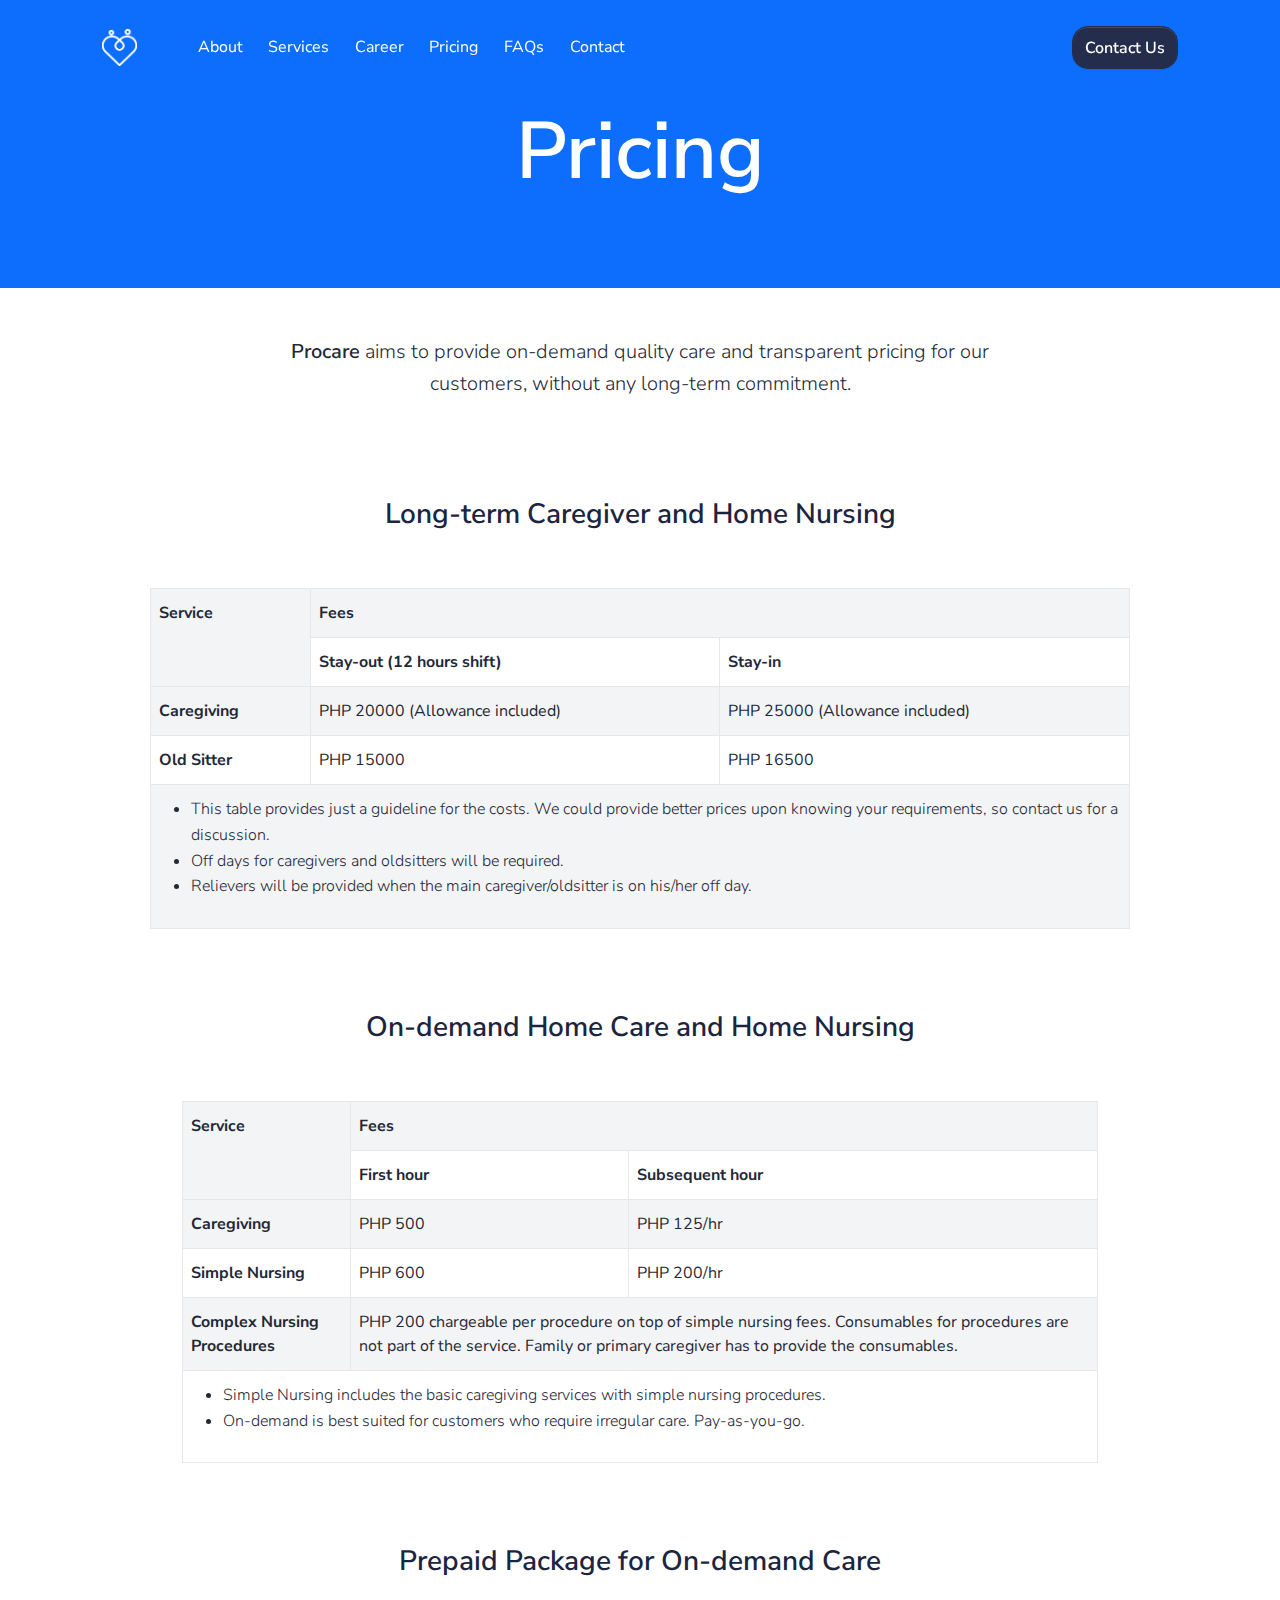
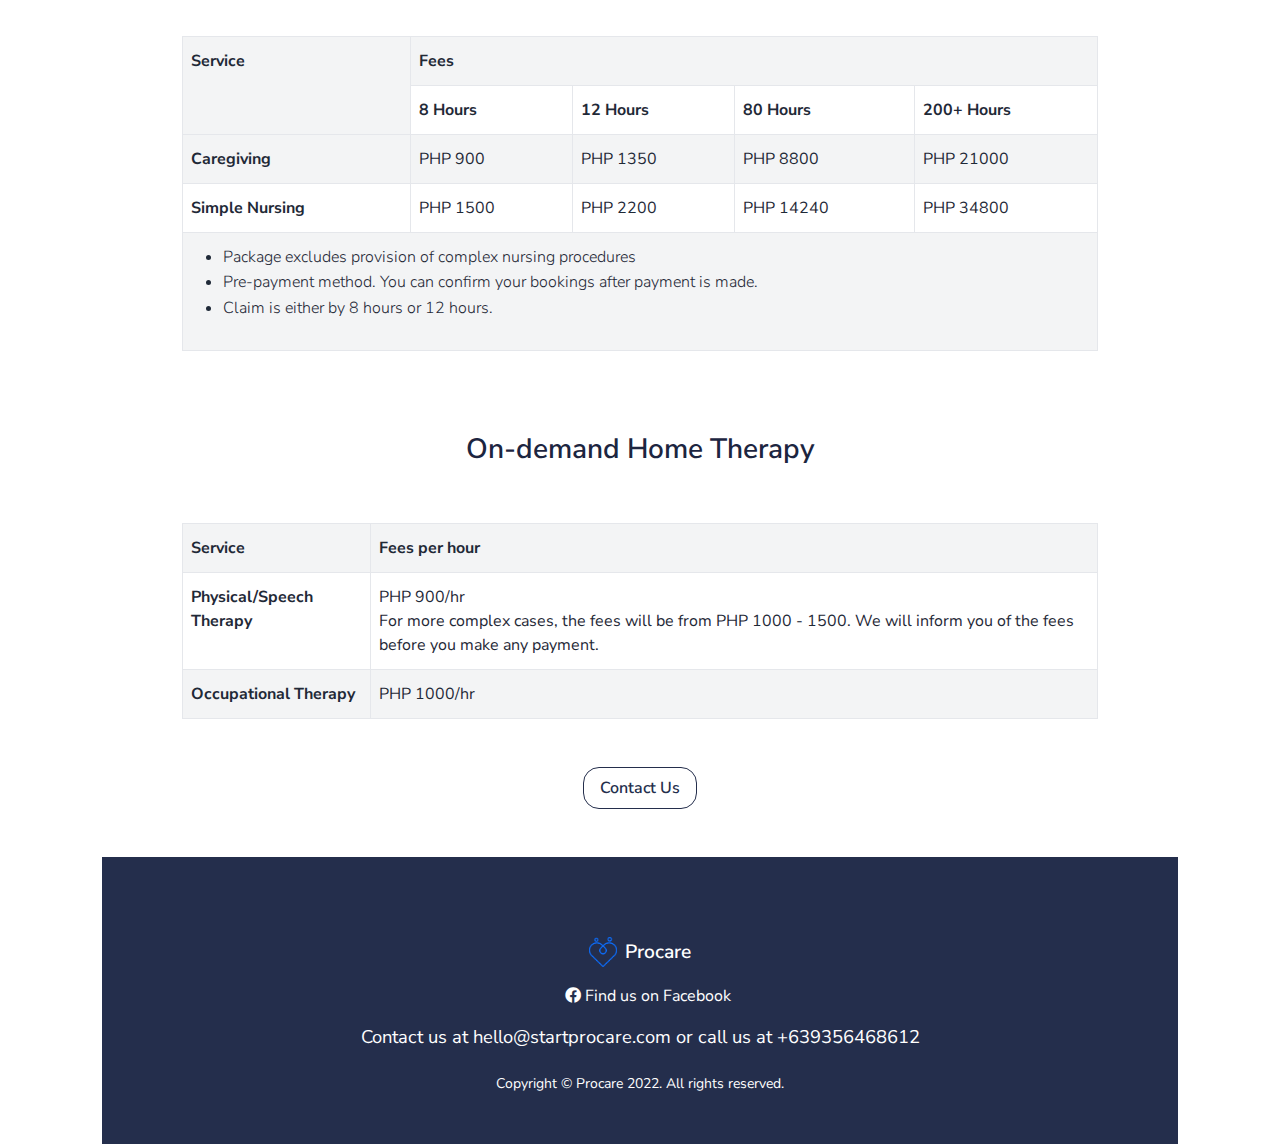
<file: pricing.html>
<!--

=========================================================
* Pixel Free Bootstrap 5 UI Kit
=========================================================

* Product Page: https://themesberg.com/product/ui-kit/pixel-free-bootstrap-5-ui-kit
* Copyright 2021 Themesberg (https://www.themesberg.com)

* Coded by https://themesberg.com

=========================================================

* The above copyright notice and this permission notice shall be included in all copies or substantial portions of the Software. Contact us if you want to remove it.

-->

<!DOCTYPE html>
<html lang="en">

<head>
    <meta http-equiv="Content-Type" content="text/html; charset=utf-8" />
<!-- Primary Meta Tags -->
<title>Procare | On-demand Care</title>
<meta name="viewport" content="width=device-width, initial-scale=1, shrink-to-fit=no">
<meta name="title" content="Procare: On-demand Home Care, Home Nursing and Home Therapy">
<meta name="author" content="Procare">
<meta name="description" content="">

<!-- Favicon -->
<link rel='shortcut icon' type='image/x-icon' href='assets/img/brand/faviconit/favicon.ico' />

<!-- Fontawesome -->
<link type="text/css" href="./vendor/@fortawesome/fontawesome-free/css/all.min.css" rel="stylesheet">

<!-- Pixel CSS -->
<link type="text/css" href="./css/pixel.css" rel="stylesheet">


<!-- Meta Pixel Code -->
    <script>
        !function(f,b,e,v,n,t,s)
        {if(f.fbq)return;n=f.fbq=function(){n.callMethod?
        n.callMethod.apply(n,arguments):n.queue.push(arguments)};
        if(!f._fbq)f._fbq=n;n.push=n;n.loaded=!0;n.version='2.0';
        n.queue=[];t=b.createElement(e);t.async=!0;
        t.src=v;s=b.getElementsByTagName(e)[0];
        s.parentNode.insertBefore(t,s)}(window, document,'script',
        'https://connect.facebook.net/en_US/fbevents.js');
        fbq('init', '1297550967321613');
        fbq('track', 'PageView');
        </script>
        <noscript><img height="1" width="1" style="display:none"
        src="https://www.facebook.com/tr?id=1297550967321613&ev=PageView&noscript=1"
        /></noscript>
        <!-- End Meta Pixel Code -->
            <!-- Meta Pixel Code -->
    <script>
        !function(f,b,e,v,n,t,s)
        {if(f.fbq)return;n=f.fbq=function(){n.callMethod?
        n.callMethod.apply(n,arguments):n.queue.push(arguments)};
        if(!f._fbq)f._fbq=n;n.push=n;n.loaded=!0;n.version='2.0';
        n.queue=[];t=b.createElement(e);t.async=!0;
        t.src=v;s=b.getElementsByTagName(e)[0];
        s.parentNode.insertBefore(t,s)}(window, document,'script',
        'https://connect.facebook.net/en_US/fbevents.js');
        fbq('init', '1198673361073190');
        fbq('track', 'PageView');
        </script>
        <noscript><img height="1" width="1" style="display:none"
        src="https://www.facebook.com/tr?id=1198673361073190&ev=PageView&noscript=1"
        /></noscript>
        <!-- End Meta Pixel Code -->
</head>

<body>
    

    <header class="header-global">
        <nav id="navbar-main" aria-label="Primary navigation" class="navbar navbar-main navbar-expand-lg navbar-theme-info headroom navbar-dark">
            <div class="container position-relative">
                <a class="navbar-brand me-lg-5" href="/">
                    <img class="navbar-brand-dark" src="./assets/img/brand/light.png" alt="Logo light">
                    <img class="navbar-brand-light" src="./assets/img/brand/normal.png" alt="Logo dark">
                    </a>
                <div class="navbar-collapse collapse me-auto" id="navbar_global">
                    <div class="navbar-collapse-header">
                        <div class="row">
                            <div class="col-6 collapse-brand">
                                <a href="/">
                                    <img src="./assets/img/brand/dark.svg" alt="Themesberg logo">
                                </a>
                            </div>
                            <div class="col-6 collapse-close">
                                <a href="#navbar_global" class="fas fa-times" data-bs-toggle="collapse" data-bs-target="#navbar_global" aria-controls="navbar_global" aria-expanded="false" title="close" aria-label="Toggle navigation"></a>
                            </div>
                        </div>
                    </div>
                    <ul class="navbar-nav navbar-nav-hover align-items-lg-center">
                        <li class="nav-item">
                            <a href="/#about" class="nav-link">
                                About
                            </a>
    
                        </li>
                        <li class="nav-item">
                            <a href="/#service" class="nav-link">
                                Services
                            </a>
                        </li>
                        <li class="nav-item">
                            <a href="/#career" class="nav-link" id="componentsDropdown">
                                Career
                            </a>
                        </li>
                        <li class="nav-item">
                            <a href="./pricing" class="nav-link" id="supportDropdown">
                                Pricing
                            </a>
                        </li>
                        <li class="nav-item">
                            <a href="./faq" class="nav-link" id="supportDropdown">
                                FAQs
                            </a>
                        </li>
                        <li class="nav-item">
                            <a href="/#contact" class="nav-link" id="supportDropdown">
                                Contact
                            </a>
                        </li>
                    </ul>
                </div>
                <div class="d-flex align-items-center">
                    <a href="/#contact" class="btn btn-primary">Contact Us</a>
                    <button class="navbar-toggler ms-2" type="button" data-bs-toggle="collapse" data-bs-target="#navbar_global" aria-controls="navbar_global" aria-expanded="false" aria-label="Toggle navigation">
                        <span class="navbar-toggler-icon"></span>
                    </button>
                </div>
            </div>
        </nav>
    </header>
    
    
        <!-- Hero -->
        
        <section class="section-header overflow-hidden bg-info text-white">
            <div class="row justify-content-around align-items-center">
                <div class="col-lg-6 col-md-6">
                    <!-- Mashead text and app badges-->
                    <div class="mb-5 mb-lg-0 text-center text-lg-start">
                        <h1 class="display-1 lh-1 mb-3">Pricing</h1>
                    </div>
                </div>
            </div>
        </section>
        <section class="section line-bottom-soft">
            <div class="container">
                <div class="row justify-content-center">
                    <div class="col-12 text-center">
                    <br>                        
                    <p class="lead px-lg-8"><strong>Procare</strong> aims to provide on-demand 
                            quality care and transparent pricing for our customers, without any long-term commitment.
                        </p>
                    </div>
                </div>
            </div>
        </section>

        <div class="section section-sm pb-0 mb-5" id="components">
            <div class="row justify-content-center">
                <h3 class="text-center">Long-term Caregiver and Home Nursing</h3>
            </div>
        </div>

        <!--End of Title section-->
        <div class="container">

        <div class="m-5">
            <div class="table-responsive-sm">
                <table class="table table-striped table-bordered">
                    <tr>
                        <th scope="col" rowspan="2">Service</th>
                        <th scope="col" colspan="2">Fees</th>
                    </tr>
                    <tr>
                        <th scope="row">Stay-out (12 hours shift)</th>
                        <th scope="row">Stay-in</th>
                    </tr>
                    <tr>
                        <th scope="row">Caregiving</th>
                        <td>PHP 20000 (Allowance included)</td>
                        <td>PHP 25000 (Allowance included)</td>
                    </tr>
                    <tr>
                        <th scope="row">Old Sitter</th>
                        <td scope="row">PHP 15000</td>
                        <td>PHP 16500</td>
                    </tr>
                    <tr>
                        <td colspan="5">
                            <ul>
                                <li>This table provides just a guideline for the costs. 
                                    We could provide better prices upon knowing your requirements, so contact us for a discussion.
                                <li>Off days for caregivers and oldsitters will be required.
                                <li>Relievers will be provided when the main caregiver/oldsitter is on his/her off day.        
                            </ul>
                        </td>
                    </tr>

                </table>
            </div>
        </div>


        <div class="section section-sm pb-0 mb-5" id="components">
            <div class="row justify-content-center">
                <h3 class="text-center">On-demand Home Care and Home Nursing</h3>
            </div>
        </div>

        <!--End of Title section-->
        <div class="container">

        <div class="m-5">
            <div class="table-responsive-sm">
                <table class="table table-striped table-bordered">
                    <tr>
                        <th scope="col" rowspan="2">Service</th>
                        <th scope="col" colspan="2">Fees</th>
                    </tr>
                    <tr>
                        <th scope="row">First hour</th>
                        <th scope="row">Subsequent hour</th>
                    </tr>
                    <tr>
                        <th scope="row">Caregiving</th>
                        <td>PHP 500</td>
                        <td>PHP 125/hr</td>
                    </tr>
                    <tr>
                        <th scope="row">Simple Nursing</th>
                        <td scope="row">PHP 600</td>
                        <td>PHP 200/hr</td>
                    </tr>
                    <tr>
                        <th scope="row">Complex Nursing Procedures</th>
                        <td colspan="2">PHP 200 chargeable per procedure on top of 
                            simple nursing fees. Consumables for procedures are not part of the service. Family or 
                            primary caregiver has to provide the consumables.
                        </td>
                    </tr>
                    <tr>
                        <td colspan="5">
                            <ul>
                                <li>Simple Nursing includes the basic caregiving services with simple nursing procedures.
                                <li>On-demand is best suited for customers who require irregular care. Pay-as-you-go.
                            </ul>
                        </td>
                    </tr>

                </table>
            </div>
        </div>

        <div class="section section-sm pb-0 mb-5" id="components">
            <div class="row justify-content-center">
                <h3 class="text-center">Prepaid Package for On-demand Care</h3>
            </div>
        </div>

        <div class="m-5">
            <div class="table-responsive-sm">
                <table class="table table-striped table-bordered">
                    <tr>
                        <th scope="col" rowspan="2">Service</th>
                        <th scope="col" colspan="4">Fees</th>
                    </tr>
                    <tr>
                        <th scope="row">8 Hours</th>
                        <th scope="row">12 Hours</th>
                        <th scope="row">80 Hours</th>
                        <th scope="row">200+ Hours</th>
                    </tr>
                    <tr>
                        <th scope="row">Caregiving</th>
                        <td>PHP 900</td>
                        <td>PHP 1350</td>
                        <td>PHP 8800</td>
                        <td>PHP 21000</td>
                    </tr>
                    <tr>
                        <th scope="row">Simple Nursing</th>
                        <td scope="row">PHP 1500</td>
                        <td>PHP 2200</td>
                        <td>PHP 14240</td>
                        <td>PHP 34800</td>
                    </tr>
                    <tr>
                        <td colspan="5">
                            <ul>
                                <li>Package excludes provision of complex nursing procedures
                                <br>
                                <li>Pre-payment method. You can confirm your bookings after payment is made.
                                <br>
                                <li>Claim is either by 8 hours or 12 hours.
                            </ul>
                        </td>
                    </tr>
                </table>
            </div>
        </div>

        <div class="section section-sm pb-0 mb-5" id="components">
            <div class="row justify-content-center">
                <h3 class="text-center">On-demand Home Therapy</h3>
            </div>
        </div>

        <!--End of Title section-->
        <div class="m-5">
            <div class="table-responsive-sm">
                <table class="table table-striped table-bordered">
                    <tr>
                        <th scope="col">Service</th>
                        <th scope="col">Fees per hour</th>
                    </tr>
                    <tr>
                        <th scope="row">Physical/Speech Therapy</th>
                        <td scope="row">PHP 900/hr 
                            <br>For more 
                            complex cases, the fees will be from PHP 1000 - 1500. We will inform you of the 
                            fees before you make any payment.
                        </td>
                    </tr>
                    <tr>
                        <th scope="row">Occupational Therapy</th>
                        <td scope="row">PHP 1000/hr</td>
                    </tr>
                </table>
            </div>
        </div>
        <div class="d-flex justify-content-center align-items-center">
            <a href="/#contact">
                <button class="btn btn-outline-primary btn-lg" type="button">Contact Us</button>    
            </a>                        
        </div>
    </div>



    </main>

    <footer class="footer pt-6 pb-5 bg-primary text-white mt-5">
        <div class="row">
            <div class="col mb-md-0">
                <a href="https://themesberg.com" target="_blank" class="d-flex justify-content-center mb-3">
                    <img src="./assets/img/brand/normal.png" height="30" class="me-2" alt="Procare Logo">
                    <p class="text-white fw-bold footer-logo-text m-0">Procare</p>
                </a>
                <ul class="d-flex justify-content-center ms-3 mb-3">
                    <li>
                        <a href="https://www.facebook.com/startProcare/" class="icon-white"
                            aria-label="facebook social link">
                            <span class="fab fa-facebook"></span> Find us on Facebook 
                        </a>
                    </li>
                </ul>

                <div class="d-flex text-center justify-content-center align-items-center" role="contentinfo">
                    <h3 class="fw-normal font-small mb-0">Contact us at <a href="mailto:hello@startprocare.com">hello@startprocare.com or call us at +639356468612</a></h3>
                </div>
                <br>
                <div class="d-flex text-center justify-content-center align-items-center" role="contentinfo">
                    <p class="fw-normal font-small mb-0">Copyright © Procare 2022. All rights reserved.</p>
                </div>
            </div>
        </div>
</footer>

    <!-- Core -->
<script src="./vendor/@popperjs/core/dist/umd/popper.min.js"></script>
<script src="./vendor/bootstrap/dist/js/bootstrap.min.js"></script>
<script src="./vendor/headroom.js/dist/headroom.min.js"></script>

<!-- Vendor JS -->
<script src="./vendor/onscreen/dist/on-screen.umd.min.js"></script>
<script src="./vendor/jarallax/dist/jarallax.min.js"></script>
<script src="./vendor/smooth-scroll/dist/smooth-scroll.polyfills.min.js"></script>
<script src="./vendor/vivus/dist/vivus.min.js"></script>
<script src="./vendor/vanillajs-datepicker/dist/js/datepicker.min.js"></script>

<script async defer src="https://buttons.github.io/buttons.js"></script>

<!-- Pixel JS -->
<script src="./assets/js/pixel.js"></script>

</body>

</html>
</file>
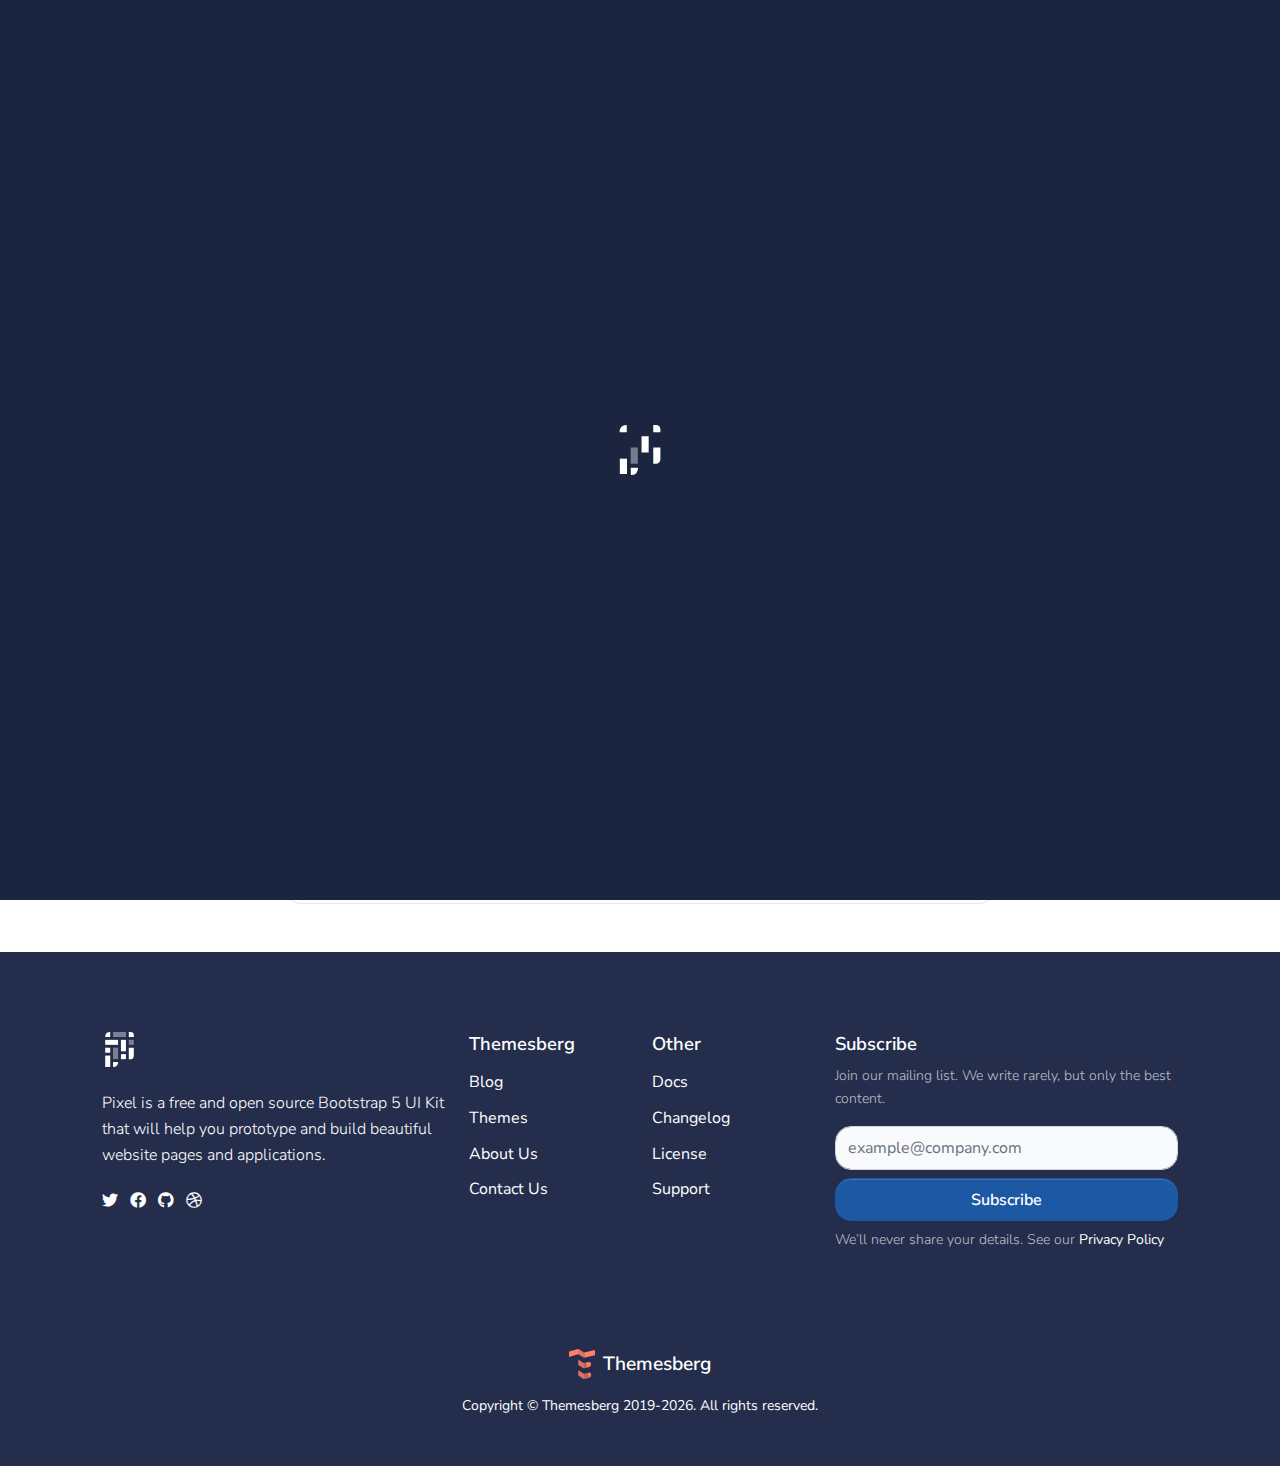
<file: html/components/accordions.html>
<!--

=========================================================
* Pixel Free Bootstrap 5 UI Kit
=========================================================

* Product Page: https://themesberg.com/product/ui-kit/pixel-free-bootstrap-5-ui-kit
* Copyright 2021 Themesberg (https://www.themesberg.com)

* Coded by https://themesberg.com

=========================================================

* The above copyright notice and this permission notice shall be included in all copies or substantial portions of the Software. Contact us if you want to remove it.

-->
<!DOCTYPE html>
<html lang="en">

<head>
    <meta http-equiv="Content-Type" content="text/html; charset=utf-8" />
<!-- Primary Meta Tags -->
<title>Pixel Bootstrap 5 - Accordions</title>
<meta name="viewport" content="width=device-width, initial-scale=1, shrink-to-fit=no">
<meta name="title" content="Pixel Bootstrap 5 - Accordions">
<meta name="author" content="Themesberg">
<meta name="description" content="Open source and free Bootstrap 5 UI Kit featuring 80 UI components, 5 example pages, and a Gulp and Sass workflow.">
<link rel="canonical" href="https://themesberg.com/product/ui-kit/pixel-free-bootstrap-5-ui-kit">

<!-- Open Graph / Facebook -->
<meta property="og:type" content="website">
<meta property="og:url" content="https://demo.themesberg.com/pixel-bootstrap-5-ui-kit">
<meta property="og:title" content="Pixel Bootstrap 5 - Accordions">
<meta property="og:description" content="Open source and free Bootstrap 5 UI Kit featuring 80 UI components, 5 example pages, and a Gulp and Sass workflow.">
<meta property="og:image" content="https://themesberg.s3.us-east-2.amazonaws.com/public/products/pixel-lite/pixel-lite-preview.jpg">

<!-- Twitter -->
<meta property="twitter:card" content="summary_large_image">
<meta property="twitter:url" content="https://demo.themesberg.com/pixel-bootstrap-5-ui-kit">
<meta property="twitter:title" content="Pixel Bootstrap 5 - Accordions">
<meta property="twitter:description" content="Open source and free Bootstrap 5 UI Kit featuring 80 UI components, 5 example pages, and a Gulp and Sass workflow.">
<meta property="twitter:image" content="https://themesberg.s3.us-east-2.amazonaws.com/public/products/pixel-lite/pixel-lite-preview.jpg">

<!-- Favicon -->
<link rel="apple-touch-icon" sizes="120x120" href="../../assets/img/favicon/apple-touch-icon.png">
<link rel="icon" type="image/png" sizes="32x32" href="../../assets/img/favicon/favicon-32x32.png">
<link rel="icon" type="image/png" sizes="16x16" href="../../assets/img/favicon/favicon-16x16.png">
<link rel="manifest" href="../../assets/img/favicon/site.webmanifest">
<link rel="mask-icon" href="../../assets/img/favicon/safari-pinned-tab.svg" color="#ffffff">
<meta name="msapplication-TileColor" content="#ffffff">
<meta name="theme-color" content="#ffffff">

<!-- Fontawesome -->
<link type="text/css" href="../../vendor/@fortawesome/fontawesome-free/css/all.min.css" rel="stylesheet">

<!-- Pixel CSS -->
<link type="text/css" href="../../css/pixel.css" rel="stylesheet">


</head>

<body>
    

<header class="header-global">
    <nav id="navbar-main" aria-label="Primary navigation" class="navbar navbar-main navbar-expand-lg navbar-theme-primary headroom navbar-dark">
        <div class="container position-relative">
            <a class="navbar-brand me-lg-5" href="../../index.html">
                <img class="navbar-brand-dark" src="../../assets/img/brand/light.svg" alt="Logo light">
                <img class="navbar-brand-light" src="../../assets/img/brand/dark.svg" alt="Logo dark">
            </a>
            <div class="navbar-collapse collapse me-auto" id="navbar_global">
                <div class="navbar-collapse-header">
                    <div class="row">
                        <div class="col-6 collapse-brand">
                            <a href="../../index.html">
                                <img src="../../assets/img/brand/dark.svg" alt="Themesberg logo">
                            </a>
                        </div>
                        <div class="col-6 collapse-close">
                            <a href="#navbar_global" class="fas fa-times" data-bs-toggle="collapse" data-bs-target="#navbar_global" aria-controls="navbar_global" aria-expanded="false" title="close" aria-label="Toggle navigation"></a>
                        </div>
                    </div>
                </div>
                <ul class="navbar-nav navbar-nav-hover align-items-lg-center">
                    <li class="nav-item dropdown">
                        <a href="#" class="nav-link dropdown-toggle" id="frontPagesDropdown" aria-expanded="false" data-bs-toggle="dropdown">
                            Pages
                            <span class="fas fa-angle-down nav-link-arrow ms-1"></span>
                        </a>
                        <div class="dropdown-menu dropdown-megamenu px-0 py-2 p-lg-4" aria-labelledby="frontPagesDropdown">
                            <div class="row">
                                <div class="col-6 col-lg-4">
                                    <h6 class="d-block mb-3 text-primary">Main pages</h6>
                                    <ul class="list-style-none mb-4">
                                        <li class="mb-2 megamenu-item">
                                            <a class="megamenu-link" href="../../html/pages/about.html">About</a>
                                        </li>
                                        <li class="mb-2 megamenu-item">
                                            <a class="megamenu-link" href="../../html/pages/contact.html">Contact</a>
                                        </li>
                                        <li class="mb-2 megamenu-item">
                                            <a class="megamenu-link" href="https://demo.themesberg.com/pixel-pro/v5/html/pages/pricing.html" target="_blank">Pricing <span class="badge bg-tertiary">Pro</span></a>
                                        </li>
                                        <li class="mb-2 megamenu-item">
                                            <a class="megamenu-link" href="https://demo.themesberg.com/pixel-pro/v5/html/pages/team.html" target="_blank">Team <span class="badge bg-tertiary">Pro</span></a>
                                        </li>
                                        <li class="mb-2 megamenu-item">
                                            <a class="megamenu-link" href="https://demo.themesberg.com/pixel-pro/v5/html/pages/services.html" target="_blank">Services <span class="badge bg-tertiary">Pro</span></a>
                                        </li>
                                        <li class="mb-2 megamenu-item">
                                            <a class="megamenu-link" href="https://demo.themesberg.com/pixel-pro/v5/html/pages/profile.html" target="_blank">Profile <span class="badge bg-tertiary">Pro</span></a>
                                        </li>
                                    </ul>
                                    <h6 class="d-block text-primary">Legal</h6>
                                    <ul class="list-style-none mb-4">
                                        <li class="mb-2 megamenu-item">
                                            <a class="megamenu-link" href="https://demo.themesberg.com/pixel-pro/v5/html/pages/legal.html" target="_blank">Legal center <span class="badge bg-tertiary">Pro</span></a>
                                        </li>
                                        <li class="mb-2 megamenu-item">
                                            <a class="megamenu-link" href="https://demo.themesberg.com/pixel-pro/v5/html/pages/terms.html" target="_blank">Terms <span class="badge bg-tertiary">Pro</span></a>
                                        </li>
                                    </ul>
                                    <h6 class="d-block text-primary">Career</h6>
                                    <ul class="list-style-none mb-4">
                                        <li class="mb-2 megamenu-item">
                                            <a class="megamenu-link" href="https://demo.themesberg.com/pixel-pro/v5/html/pages/careers.html" target="_blank">Careers <span class="badge bg-tertiary">Pro</span></a>
                                        </li>
                                        <li class="mb-2 megamenu-item">
                                            <a class="megamenu-link" href="https://demo.themesberg.com/pixel-pro/v5/html/pages/career-single.html" target="_blank">Career Single <span class="badge bg-tertiary">Pro</span></a>
                                        </li>
                                    </ul>
                                </div>
                                <div class="col-6 col-lg-4">
                                    <h6 class="d-block mb-3 text-primary">Landings</h6>
                                    <ul class="list-style-none mb-4">
                                        <li class="mb-2 megamenu-item">
                                            <a class="megamenu-link" href="../../html/pages/landing-freelancer.html">Freelancer</a>
                                        </li>
                                        <li class="mb-2 megamenu-item">
                                            <a class="megamenu-link" href="https://demo.themesberg.com/pixel-pro/v5/html/pages/landing-app.html" target="_blank">App <span class="badge bg-tertiary">Pro</span></a>
                                        </li>
                                        <li class="mb-2 megamenu-item">
                                            <a class="megamenu-link" href="https://demo.themesberg.com/pixel-pro/v5/html/pages/landing-crypto.html" target="_blank">Crypto <span class="badge bg-tertiary">Pro</span></a>
                                        </li>
                                    </ul>
                                    <h6 class="d-block mb-3 text-primary">Support</h6>
                                    <ul class="list-style-none mb-4">
                                        <li class="mb-2 megamenu-item">
                                            <a class="megamenu-link" href="https://demo.themesberg.com/pixel-pro/v5/html/pages/support.html" target="_blank">Support center <span class="badge bg-tertiary">Pro</span></a>
                                        </li>
                                        <li class="mb-2 megamenu-item">
                                            <a class="megamenu-link" href="https://demo.themesberg.com/pixel-pro/v5/html/pages/support-topic.html" target="_blank">Support topic <span class="badge bg-tertiary">Pro</span></a>
                                        </li>
                                    </ul>
                                    <h6 class="d-block mb-3 text-primary">Blog</h6>
                                    <ul class="list-style-none mb-4">
                                        <li class="mb-2 megamenu-item">
                                            <a class="megamenu-link" href="https://demo.themesberg.com/pixel-pro/v5/html/pages/blog.html" target="_blank">Blog <span class="badge bg-tertiary">Pro</span></a>
                                        </li>
                                        <li class="mb-2 megamenu-item">
                                            <a class="megamenu-link" href="https://demo.themesberg.com/pixel-pro/v5/html/pages/blog-post.html" target="_blank">Blog post <span class="badge bg-tertiary">Pro</span></a>
                                        </li>
                                    </ul>
                                </div>
                                <div class="col-6 col-lg-4">
                                    <h6 class="d-block mb-3 text-primary">User</h6>
                                    <ul class="list-style-none mb-4">
                                        <li class="mb-2 megamenu-item">
                                            <a class="megamenu-link" href="../../html/pages/sign-in.html">Sign in</a>
                                        </li>
                                        <li class="mb-2 megamenu-item">
                                            <a class="megamenu-link" href="../../html/pages/sign-up.html">Sign up</a>
                                        </li>
                                        <li class="mb-2 megamenu-item">
                                            <a class="megamenu-link" href="https://demo.themesberg.com/pixel-pro/v5/html/pages/forgot-password.html" target="_blank">Forgot password <span class="badge bg-tertiary">Pro</span></a>
                                        </li>
                                        <li class="mb-2 megamenu-item">
                                            <a class="megamenu-link" href="https://demo.themesberg.com/pixel-pro/v5/html/pages/reset-password.html" target="_blank">Reset password <span class="badge bg-tertiary">Pro</span></a>
                                        </li>
                                    </ul>
                                    <h6 class="d-block mb-3 text-primary">Special</h6>
                                    <ul class="list-style-none mb-4">
                                        <li class="mb-2 megamenu-item">
                                            <a class="megamenu-link" href="https://demo.themesberg.com/pixel-pro/v5/html/pages/404.html" target="_blank">404 Not Found <span class="badge bg-tertiary">Pro</span></a>
                                        </li>
                                        <li class="mb-2 megamenu-item">
                                            <a class="megamenu-link" href="https://demo.themesberg.com/pixel-pro/v5/html/pages/500.html" target="_blank">500 Server Error <span class="badge bg-tertiary">Pro</span></a>
                                        </li>
                                        <li class="mb-2 megamenu-item">
                                            <a class="megamenu-link" href="https://demo.themesberg.com/pixel-pro/v5/html/pages/maintenance.html" target="_blank">Maintenance <span class="badge bg-tertiary">Pro</span></a>
                                        </li>
                                        <li class="mb-2 megamenu-item">
                                            <a class="megamenu-link" href="https://demo.themesberg.com/pixel-pro/v5/html/pages/coming-soon.html" target="_blank">Coming soon <span class="badge bg-tertiary">Pro</span></a>
                                        </li>
                                        <li class="mb-2 megamenu-item">
                                            <a class="megamenu-link" href="../../html/pages/blank.html">Blank page</a>
                                        </li>
                                    </ul>
                                </div>
                            </div>
                        </div>
                    </li>
                    <li class="nav-item dropdown">
                        <a href="#" class="nav-link dropdown-toggle" id="dashboardDropdown" aria-expanded="false" data-bs-toggle="dropdown">
                            Dashboard
                            <span class="fas fa-angle-down nav-link-arrow ms-1"></span>
                        </a>
                        <div class="dropdown-menu dropdown-megamenu-sm px-0 py-2 p-lg-4" aria-labelledby="dashboardDropdown">
                            <div class="row">
                                <div class="col-6">
                                    <h6 class="d-block mb-3 text-primary">User dashboard</h6>
                                    <ul class="list-style-none mb-4">
                                        <li class="mb-2 megamenu-item">
                                            <a class="megamenu-link" href="https://demo.themesberg.com/pixel-pro/v5/html/dashboard/account.html" target="_blank">My account <span class="badge bg-tertiary">Pro</span></a>
                                        </li>
                                        <li class="mb-2 megamenu-item">
                                            <a class="megamenu-link" href="https://demo.themesberg.com/pixel-pro/v5/html/dashboard/settings.html" target="_blank">Settings <span class="badge bg-tertiary">Pro</span></a>
                                        </li>
                                        <li class="mb-2 megamenu-item">
                                            <a class="megamenu-link" href="https://demo.themesberg.com/pixel-pro/v5/html/dashboard/security.html" target="_blank">Security <span class="badge bg-tertiary">Pro</span></a>
                                        </li>
                                    </ul>
                                    <h6 class="d-block mb-3 text-primary">Items</h6>
                                    <ul class="list-style-none">
                                        <li class="mb-2 megamenu-item">
                                            <a class="megamenu-link" href="https://demo.themesberg.com/pixel-pro/v5/html/dashboard/my-items.html" target="_blank">My items <span class="badge bg-tertiary">Pro</span></a>
                                        </li>
                                        <li class="mb-2 megamenu-item">
                                            <a class="megamenu-link" href="https://demo.themesberg.com/pixel-pro/v5/html/dashboard/edit-item.html" target="_blank">Edit item <span class="badge bg-tertiary">Pro</span></a>
                                        </li>
                                    </ul>
                                </div>
                                <div class="col-6">
                                    <h6 class="d-block mb-3 text-primary">Messaging</h6>
                                    <ul class="list-style-none mb-4">
                                        <li class="mb-2 megamenu-item">
                                            <a class="megamenu-link" href="https://demo.themesberg.com/pixel-pro/v5/html/dashboard/messages.html" target="_blank">Messages <span class="badge bg-tertiary">Pro</span></a>
                                        </li>
                                        <li class="mb-2 megamenu-item">
                                            <a class="megamenu-link" href="https://demo.themesberg.com/pixel-pro/v5/html/dashboard/single-message.html" target="_blank">Chat <span class="badge bg-tertiary">Pro</span></a>
                                        </li>
                                    </ul>
                                    <h6 class="d-block mb-3 text-primary">Billing</h6>
                                    <ul class="list-style-none mb-4">
                                        <li class="mb-2 megamenu-item">
                                            <a class="megamenu-link" href="https://demo.themesberg.com/pixel-pro/v5/html/dashboard/billing.html" target="_blank">Billing details <span class="badge bg-tertiary">Pro</span></a>
                                        </li>
                                        <li class="mb-2 megamenu-item">
                                            <a class="megamenu-link" href="https://demo.themesberg.com/pixel-pro/v5/html/dashboard/invoice.html" target="_blank">Invoice <span class="badge bg-tertiary">Pro</span></a>
                                        </li>
                                    </ul>
                                </div>
                            </div>
                        </div>
                    </li>
                    <li class="nav-item dropdown">
                        <a href="#" class="nav-link dropdown-toggle" id="componentsDropdown" aria-expanded="false" data-bs-toggle="dropdown">
                            Components
                            <span class="fas fa-angle-down nav-link-arrow ms-1"></span>
                        </a>
                        <div class="dropdown-menu dropdown-megamenu-md p-0" aria-labelledby="componentsDropdown">
                            <div class="row g-0">
                                <div class="col-lg-6 bg-dark d-none d-lg-block me-0 me-3">
                                    <div class="px-0 py-3 text-center">
                                        <img src="../../assets/img/megamenu_image.png" alt="Pixel Components">
                                    </div>
                                </div>
                                <div class="col ps-0 py-3">
                                    <ul class="list-style-none">
                                        <li><a class="dropdown-item" href="../../html/components/accordions.html">Accordions</a></li>
                                        <li><a class="dropdown-item" href="../../html/components/alerts.html">Alerts</a></li>
                                        <li><a class="dropdown-item" href="../../html/components/badges.html">Badges</a></li>
                                        <li><a class="dropdown-item" href="../../html/components/cards.html">Cards</a></li>
                                        <li><a class="dropdown-item" href="https://demo.themesberg.com/pixel-pro/v5/html/components/charts.html" target="_blank">Charts <span class="badge bg-tertiary">Pro</span></a></li>
                                        <li><a class="dropdown-item" href="../../html/components/bootstrap-carousels.html">Carousels</a></li>
                                        <li><a class="dropdown-item" href="../../html/components/breadcrumbs.html">Breadcrumbs</a></li>
                                        <li><a class="dropdown-item" href="../../html/components/buttons.html">Buttons</a></li>
                                        <li><a class="dropdown-item" href="https://demo.themesberg.com/pixel-pro/v5/html/components/counters.html" target="_blank">Counters <span class="badge bg-tertiary">Pro</span></a></li>
                                    </ul>
                                </div>
                                <div class="col ps-0 py-3">
                                    <ul class="list-style-none">
                                        <li><a class="dropdown-item" href="../../html/components/dropdowns.html">Dropdowns</a></li>
                                        <li><a class="dropdown-item" href="https://demo.themesberg.com/pixel-pro/v5/html/components/e-commerce.html" target="_blank">E-commerce <span class="badge bg-tertiary">Pro</span></a></li>
                                        <li><a class="dropdown-item" href="../../html/components/forms.html">Forms</a></li>
                                        <li><a class="dropdown-item" href="https://demo.themesberg.com/pixel-pro/v5/html/components/icon-boxes.html" target="_blank">Icon Boxes <span class="badge bg-tertiary">Pro</span></a></li>
                                        <li><a class="dropdown-item" href="../../html/components/modals.html">Modals</a></li>
                                        <li><a class="dropdown-item" href="../../html/components/navs.html">Navs</a></li>
                                        <li><a class="dropdown-item" href="https://demo.themesberg.com/pixel-pro/v5/html/components/glidejs-carousels.html" target="_blank">GlideJS <span class="badge bg-tertiary">Pro</span></a></li>
                                        <li><a class="dropdown-item" href="../../html/components/pagination.html">Pagination</a></li>
                                        <li><a class="dropdown-item" href="../../html/components/popovers.html">Popovers</a></li>
                                    </ul>
                                </div>
                                <div class="col ps-0 py-3">
                                    <ul class="list-style-none">
                                        <li><a class="dropdown-item" href="../../html/components/progress-bars.html">Progress Bars</a></li>
                                        <li><a class="dropdown-item" href="https://demo.themesberg.com/pixel-pro/v5/html/components/steps.html" target="_blank">Steps <span class="badge bg-tertiary">Pro</span></a></li>
                                        <li><a class="dropdown-item" href="../../html/components/tables.html">Tables</a></li>
                                        <li><a class="dropdown-item" href="../../html/components/tabs.html">Tabs</a> </li>
                                        <li><a class="dropdown-item" href="../../html/components/toasts.html">Toasts</a> </li>
                                        <li><a class="dropdown-item" href="https://demo.themesberg.com/pixel-pro/v5/html/components/timelines.html" target="_blank">Timelines <span class="badge bg-tertiary">Pro</span></a></li>
                                        <li><a class="dropdown-item" href="../../html/components/tooltips.html">Tooltips</a></li>
                                        <li><a class="dropdown-item" href="../../html/components/typography.html">Typography</a></li>
                                        <li><a class="dropdown-item" href="https://demo.themesberg.com/pixel-pro/v5/html/components/widgets.html" target="_blank">Widgets <span class="badge bg-tertiary">Pro</span></a></li>
                                    </ul>
                                </div>
                            </div>
                        </div>
                    </li>
                    <li class="nav-item dropdown">
                        <a href="#" class="nav-link dropdown-toggle" data-bs-toggle="dropdown" id="supportDropdown" aria-expanded="false">
                            Support
                            <span class="fas fa-angle-down nav-link-arrow ms-1"></span>
                        </a>
                        <div class="dropdown-menu dropdown-menu-lg" aria-labelledby="supportDropdown">
                            <div class="col-auto px-0">
                                <div class="list-group list-group-flush">
                                    <a href="https://themesberg.com/docs/bootstrap-5/pixel/getting-started/quick-start/" target="_blank" class="list-group-item list-group-item-action d-flex align-items-center p-0 py-3 px-lg-4">
                                        <span class="icon icon-sm"><span class="fas fa-file-alt"></span></span>
                                        <div class="ms-4">
                                            <span class="d-block font-small fw-bold mb-0">Documentation<span class="badge badge-sm badge-secondary ms-2">v3.1</span></span>
                                            <span class="small">Examples and guides</span>
                                        </div>
                                    </a>
                                    <a href="https://github.com/themesberg/pixel-bootstrap-ui-kit/issues" target="_blank" class="list-group-item list-group-item-action d-flex align-items-center p-0 py-3 px-lg-4">
                                        <span class="icon icon-sm"><span class="fas fa-microphone-alt"></span></span>
                                        <div class="ms-4">
                                            <span class="d-block font-small fw-bold mb-0">Support</span>
                                            <span class="small">Need help? Ask us!</span>
                                        </div>
                                    </a>
                                </div>
                            </div>
                        </div>
                    </li>
                </ul>
            </div>
            <div class="d-flex align-items-center">
                <a href="https://themesberg.com/docs/bootstrap-5/pixel/getting-started/quick-start/" target="_blank" class="btn btn-outline-gray-100 d-none d-lg-inline me-md-3"><span class="fas fa-book me-2"></span> Docs</a>
                <a href="https://themesberg.com/product/ui-kit/pixel-free-bootstrap-5-ui-kit" target="_blank" class="btn btn-tertiary"><i class="fas fa-cloud-download-alt me-2"></i> Download</a>
                <button class="navbar-toggler ms-2" type="button" data-bs-toggle="collapse" data-bs-target="#navbar_global" aria-controls="navbar_global" aria-expanded="false" aria-label="Toggle navigation">
                    <span class="navbar-toggler-icon"></span>
                </button>
            </div>
        </div>
    </nav>
</header>
    <main>

        <div class="preloader bg-dark flex-column justify-content-center align-items-center">
    <svg id="loader-logo" xmlns="http://www.w3.org/2000/svg" width="50" height="50" viewBox="0 0 64 78.4">
        <path fill="#fff" d="M10,0h1.2V11.2H0V10A10,10,0,0,1,10,0Z"/>
        <rect fill="none" stroke="#fff" stroke-width="11.2" x="40" y="17.6" width="0" height="25.6"/>
        <rect fill="none" stroke="#fff" stroke-opacity="0.4" stroke-width="11.2" x="23" y="35.2" width="0" height="25.6"/>
        <path fill="#fff" d="M52.8,35.2H64V53.8a7,7,0,0,1-7,7H52.8V35.2Z"/>
        <rect fill="none" stroke="#fff" stroke-width="11.2" x="6" y="52.8" width="0" height="25.6"/>
        <path fill="#fff" d="M52.8,0H57a7,7,0,0,1,7,7h0v4.2H52.8V0Z"/>
        <rect fill="none" stroke="#fff" stroke-opacity="0.4" stroke-width="11.2" x="57.8" y="17.6" width="0" height="11.2"/>
        <rect fill="none" stroke="#fff" stroke-width="11.2" x="6" y="35.2" width="0" height="11.2"/>
        <rect fill="none" stroke="#fff" stroke-width="11.2" x="40.2" y="49.6" width="0" height="11.2"/>
        <path fill="#fff" d="M17.6,67.2H28.8v1.2a10,10,0,0,1-10,10H17.6V67.2Z"/>
        <rect fill="none" stroke="#fff" stroke-opacity="0.4" stroke-width="28.8" x="31.6" width="0" height="11.2"/>
        <rect fill="none" stroke="#fff" x="14" stroke-width="28.8" y="17.6" width="0" height="11.2"/>
    </svg>
</div>

        <!-- Hero -->
        <div class="section-header pb-6 bg-primary text-white">
            <div class="container">
                <div class="row justify-content-center">
                    <div class="col-12 col-md-8 text-center">
                        <h1 class="display-3 mb-4">Accordions</h1>
                        <p class="lead mb-5">The accordion uses collapse internally to make it collapsible. To render an accordion that’s expanded, add the <span class="fw-bold">.open</span> class on the <span class="fw-bold">.accordion</span>.</p>
                        <div class="alert bg-secondary" role="alert">
                            <span class="fas fa-info-circle"></span>
                            <a class="fw-bold text-white text-underline mx-1" href="https://themesberg.com/docs/pixel-bootstrap/components/accordions/" target="_blank">See our Documentation</a> for a detailed technical explanation.
                        </div>
                    </div>
                </div>
            </div>
        </div>
        <!-- End of Hero -->
        
        <!--End of Title section-->
<div class="section section-md">
    <div class="container">
        <div class="row justify-content-center mt-4">
            <div class="col-12 col-lg-8">
                <!--Accordion-->
                <div class="accordion" id="accordionExample1">
                    <div class="accordion-item">
                        <h2 class="accordion-header" id="headingOne">
                            <button class="accordion-button" type="button" data-bs-toggle="collapse"
                                data-bs-target="#collapseOne" aria-expanded="true" aria-controls="collapseOne">
                                What is the purpose of a FAQ?
                            </button>
                        </h2>
                        <div id="collapseOne" class="accordion-collapse collapse show" aria-labelledby="headingOne"
                            data-bs-parent="#accordionExample1">
                            <div class="accordion-body">
                                <strong>This is the first item's accordion body.</strong> It is hidden by default, until
                                the collapse plugin adds the appropriate classes that we use to style each element.
                                These classes control the overall appearance, as well as the showing and hiding via CSS
                                transitions. You can modify any of this with custom CSS or overriding our default
                                variables. It's also worth noting that just about any HTML can go within the
                                <code>.accordion-body</code>, though the transition does limit overflow.
                            </div>
                        </div>
                    </div>
                    <div class="accordion-item">
                        <h2 class="accordion-header" id="headingTwo">
                            <button class="accordion-button collapsed" type="button" data-bs-toggle="collapse"
                                data-bs-target="#collapseTwo" aria-expanded="false" aria-controls="collapseTwo">
                                What is a FAQ document?
                            </button>
                        </h2>
                        <div id="collapseTwo" class="accordion-collapse collapse" aria-labelledby="headingTwo"
                            data-bs-parent="#accordionExample1">
                            <div class="accordion-body">
                                <strong>This is the second item's accordion body.</strong> It is hidden by default,
                                until the collapse plugin adds the appropriate classes that we use to style each
                                element. These classes control the overall appearance, as well as the showing and hiding
                                via CSS transitions. You can modify any of this with custom CSS or overriding our
                                default variables. It's also worth noting that just about any HTML can go within the
                                <code>.accordion-body</code>, though the transition does limit overflow.
                            </div>
                        </div>
                    </div>
                    <div class="accordion-item">
                        <h2 class="accordion-header" id="headingThree">
                            <button class="accordion-button collapsed" type="button" data-bs-toggle="collapse"
                                data-bs-target="#collapseThree" aria-expanded="false" aria-controls="collapseThree">
                                What are the top 10 interview questions?
                            </button>
                        </h2>
                        <div id="collapseThree" class="accordion-collapse collapse" aria-labelledby="headingThree"
                            data-bs-parent="#accordionExample1">
                            <div class="accordion-body">
                                <strong>This is the third item's accordion body.</strong> It is hidden by default, until
                                the collapse plugin adds the appropriate classes that we use to style each element.
                                These classes control the overall appearance, as well as the showing and hiding via CSS
                                transitions. You can modify any of this with custom CSS or overriding our default
                                variables. It's also worth noting that just about any HTML can go within the
                                <code>.accordion-body</code>, though the transition does limit overflow.
                            </div>
                        </div>
                    </div>
                </div>
                <!--End of Accordion-->
            </div>
        </div>
    </div>
</div>

    </main>
    <footer class="footer pt-6 pb-5 bg-primary text-white">
    <div class="container">
        <div class="row">
            <div class="col-md-4">
                <img class="navbar-brand-dark mb-4" height="35" src="../../assets/img/brand/light.svg"
                    alt="Logo light">
                <p>Pixel is a free and open source Bootstrap 5 UI Kit that will help you prototype and build beautiful website pages and applications.</p>
                <ul class="social-buttons mb-5 mb-lg-0">
                    <li>
                        <a href="https://twitter.com/themesberg" aria-label="twitter social link"
                            class="icon-white me-2">
                            <span class="fab fa-twitter"></span>
                        </a>
                    </li>
                    <li>
                        <a href="https://www.facebook.com/themesberg/" class="icon-white me-2"
                            aria-label="facebook social link">
                            <span class="fab fa-facebook"></span>
                        </a>
                    </li>
                    <li>
                        <a href="https://github.com/themesberg" aria-label="github social link" class="icon-white me-2">
                            <span class="fab fa-github"></span>
                        </a>
                    </li>
                    <li>
                        <a href="https://dribbble.com/themesberg" class="icon-white" aria-label="dribbble social link">
                            <span class="fab fa-dribbble"></span>
                        </a>
                    </li>
                </ul>
            </div>
            <div class="col-6 col-md-2 mb-5 mb-lg-0">
                <span class="h5">Themesberg</span>
                <ul class="footer-links mt-2">
                    <li><a target="_blank" href="https://themesberg.com/blog">Blog</a></li>
                    <li><a target="_blank" href="https://themesberg.com/themes">Themes</a></li>
                    <li><a target="_blank" href="https://themesberg.com/about">About Us</a></li>
                    <li><a target="_blank" href="https://themesberg.com/contact">Contact Us</a></li>
                </ul>
            </div>
            <div class="col-6 col-md-2 mb-5 mb-lg-0">
                <span class="h5">Other</span>
                <ul class="footer-links mt-2">
                    <li><a href="https://themesberg.com/docs/bootstrap-5/pixel/getting-started/quick-start/"
                            target="_blank">Docs</a></li>
                    <li><a href="https://themesberg.com/docs/pixel-bootstrap/getting-started/changelog"
                            target="_blank">Changelog</a></li>
                    <li><a target="_blank" href="https://themesberg.com/licensing">License</a>
                    </li>
                    <li><a target="_blank"
                            href="https://github.com/themesberg/pixel-bootstrap-ui-kit/issues">Support</a></li>
                </ul>
            </div>
            <div class="col-12 col-md-4 mb-5 mb-lg-0">
                <span class="h5">Subscribe</span>
                <p class="text-muted font-small mt-2">Join our mailing list. We write rarely, but only the best content.
                </p>
                <form action="#">
                    <div class="form-row mb-2">
                        <div class="col-12">
                            <label class="h6 fw-normal text-muted d-none" for="exampleInputEmail3">Email address</label>
                            <input type="email" class="form-control mb-2" placeholder="example@company.com" name="email"
                                aria-label="Subscribe form" id="exampleInputEmail3" required>
                        </div>
                        <div class="col-12 d-grid">
                            <button type="submit" class="btn btn-tertiary" data-loading-text="Sending">
                                <span>Subscribe</span>
                            </button>
                        </div>
                    </div>
                </form>
                <p class="text-muted font-small m-0">We’ll never share your details. See our <a class="text-white"
                        href="#">Privacy Policy</a></p>
            </div>
        </div>
        <hr class="bg-secondary my-3 my-lg-5">
        <div class="row">
            <div class="col mb-md-0">
                <a href="https://themesberg.com" target="_blank" class="d-flex justify-content-center mb-3">
                    <img src="../../assets/img/themesberg.svg" height="30" class="me-2" alt="Themesberg Logo">
                    <p class="text-white fw-bold footer-logo-text m-0">Themesberg</p>
                </a>
                <div class="d-flex text-center justify-content-center align-items-center" role="contentinfo">
                    <p class="fw-normal font-small mb-0">Copyright © Themesberg 2019-<span
                            class="current-year">2021</span>. All rights reserved.</p>
                </div>
            </div>
        </div>
    </div>
</footer>

    <!-- Core -->
<script src="../../vendor/@popperjs/core/dist/umd/popper.min.js"></script>
<script src="../../vendor/bootstrap/dist/js/bootstrap.min.js"></script>
<script src="../../vendor/headroom.js/dist/headroom.min.js"></script>

<!-- Vendor JS -->
<script src="../../vendor/onscreen/dist/on-screen.umd.min.js"></script>
<script src="../../vendor/jarallax/dist/jarallax.min.js"></script>
<script src="../../vendor/smooth-scroll/dist/smooth-scroll.polyfills.min.js"></script>
<script src="../../vendor/vivus/dist/vivus.min.js"></script>
<script src="../../vendor/vanillajs-datepicker/dist/js/datepicker.min.js"></script>

<script async defer src="https://buttons.github.io/buttons.js"></script>

<!-- Pixel JS -->
<script src="../../assets/js/pixel.js"></script>

</body>

</html>
</file>
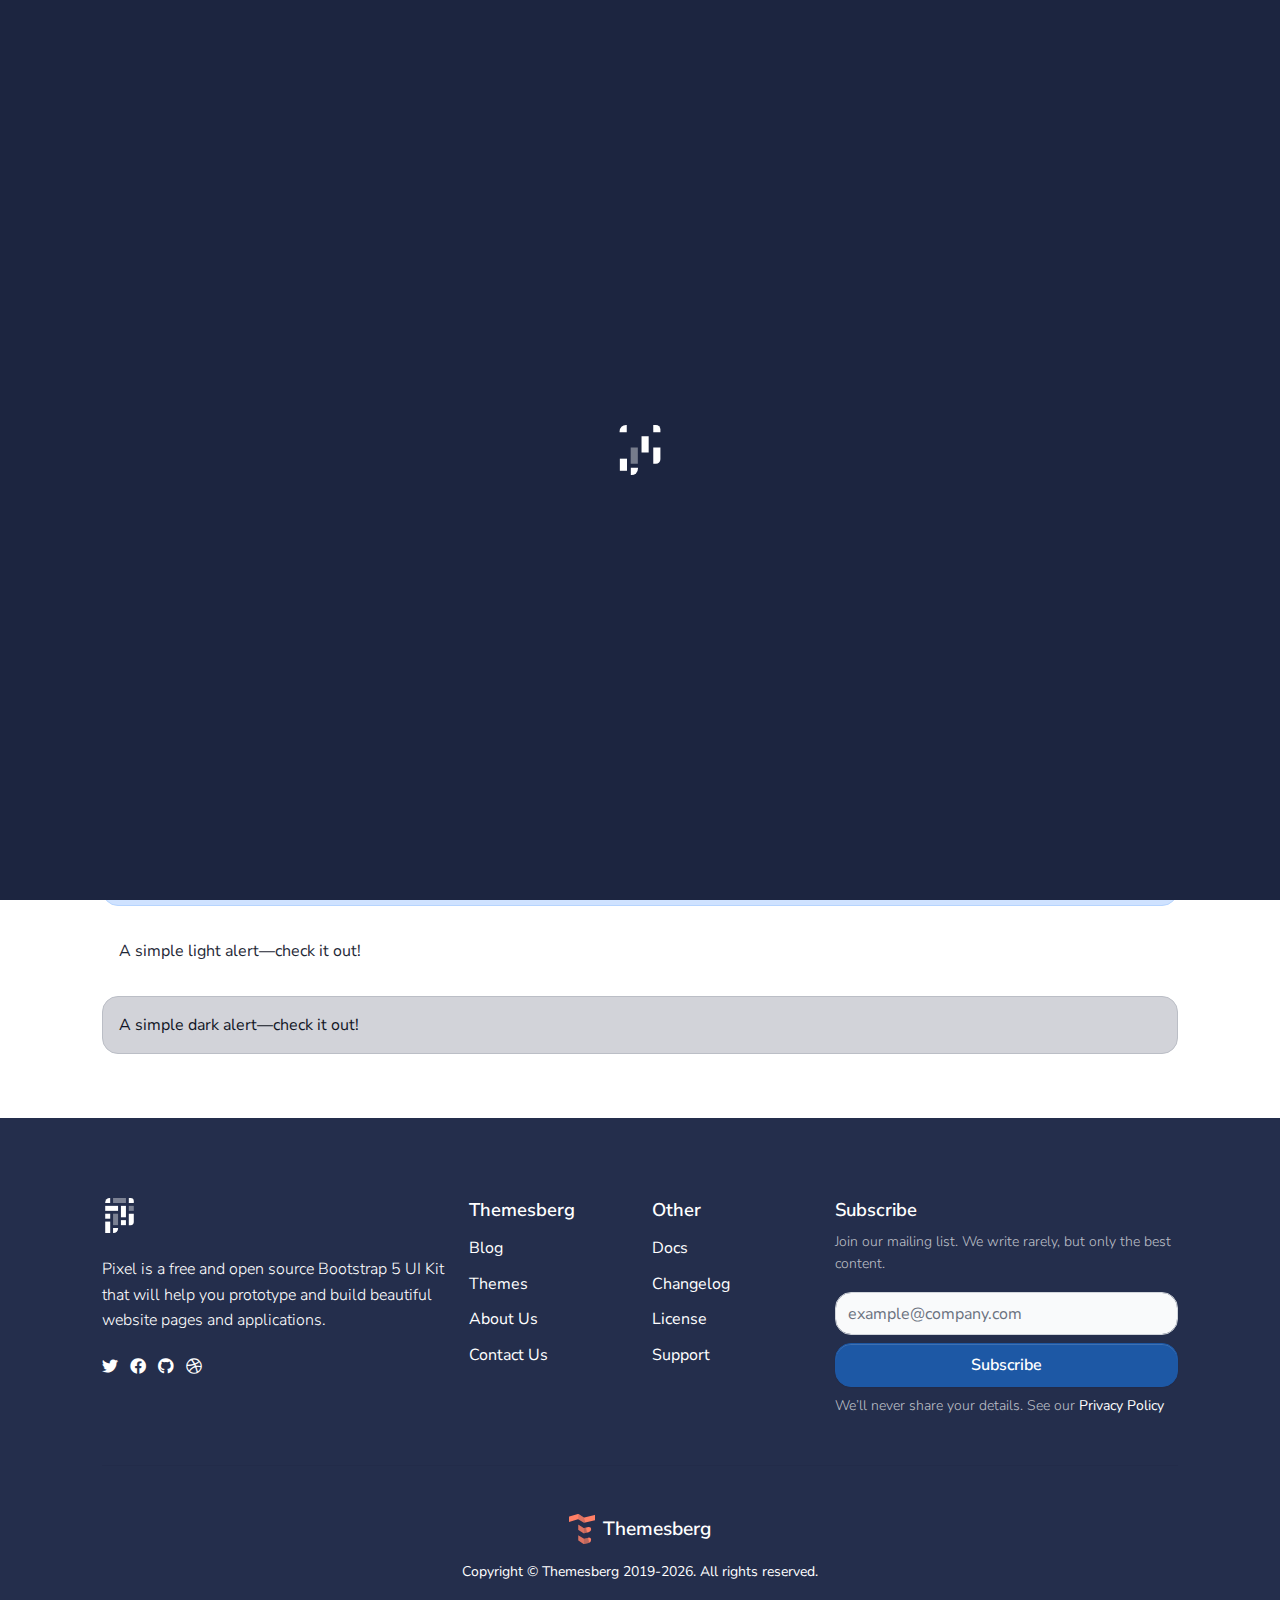
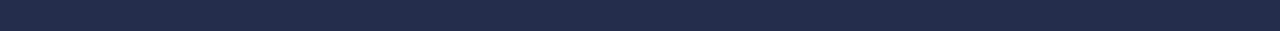
<file: html/components/alerts.html>
<!--

=========================================================
* Pixel Free Bootstrap 5 UI Kit
=========================================================

* Product Page: https://themesberg.com/product/ui-kit/pixel-free-bootstrap-5-ui-kit
* Copyright 2021 Themesberg (https://www.themesberg.com)

* Coded by https://themesberg.com

=========================================================

* The above copyright notice and this permission notice shall be included in all copies or substantial portions of the Software. Contact us if you want to remove it.

-->
<!DOCTYPE html>
<html lang="en">

<head>
    <meta http-equiv="Content-Type" content="text/html; charset=utf-8" />
<!-- Primary Meta Tags -->
<title>Pixel Bootstrap 5 - Alerts</title>
<meta name="viewport" content="width=device-width, initial-scale=1, shrink-to-fit=no">
<meta name="title" content="Pixel Bootstrap 5 - Alerts">
<meta name="author" content="Themesberg">
<meta name="description" content="Open source and free Bootstrap 5 UI Kit featuring 80 UI components, 5 example pages, and a Gulp and Sass workflow.">
<link rel="canonical" href="https://themesberg.com/product/ui-kit/pixel-free-bootstrap-5-ui-kit">

<!-- Open Graph / Facebook -->
<meta property="og:type" content="website">
<meta property="og:url" content="https://demo.themesberg.com/pixel-bootstrap-5-ui-kit">
<meta property="og:title" content="Pixel Bootstrap 5 - Alerts">
<meta property="og:description" content="Open source and free Bootstrap 5 UI Kit featuring 80 UI components, 5 example pages, and a Gulp and Sass workflow.">
<meta property="og:image" content="https://themesberg.s3.us-east-2.amazonaws.com/public/products/pixel-lite/pixel-lite-preview.jpg">

<!-- Twitter -->
<meta property="twitter:card" content="summary_large_image">
<meta property="twitter:url" content="https://demo.themesberg.com/pixel-bootstrap-5-ui-kit">
<meta property="twitter:title" content="Pixel Bootstrap 5 - Alerts">
<meta property="twitter:description" content="Open source and free Bootstrap 5 UI Kit featuring 80 UI components, 5 example pages, and a Gulp and Sass workflow.">
<meta property="twitter:image" content="https://themesberg.s3.us-east-2.amazonaws.com/public/products/pixel-lite/pixel-lite-preview.jpg">

<!-- Favicon -->
<link rel="apple-touch-icon" sizes="120x120" href="../../assets/img/favicon/apple-touch-icon.png">
<link rel="icon" type="image/png" sizes="32x32" href="../../assets/img/favicon/favicon-32x32.png">
<link rel="icon" type="image/png" sizes="16x16" href="../../assets/img/favicon/favicon-16x16.png">
<link rel="manifest" href="../../assets/img/favicon/site.webmanifest">
<link rel="mask-icon" href="../../assets/img/favicon/safari-pinned-tab.svg" color="#ffffff">
<meta name="msapplication-TileColor" content="#ffffff">
<meta name="theme-color" content="#ffffff">

<!-- Fontawesome -->
<link type="text/css" href="../../vendor/@fortawesome/fontawesome-free/css/all.min.css" rel="stylesheet">

<!-- Pixel CSS -->
<link type="text/css" href="../../css/pixel.css" rel="stylesheet">


</head>

<body>
    

<header class="header-global">
    <nav id="navbar-main" aria-label="Primary navigation" class="navbar navbar-main navbar-expand-lg navbar-theme-primary headroom navbar-dark">
        <div class="container position-relative">
            <a class="navbar-brand me-lg-5" href="../../index.html">
                <img class="navbar-brand-dark" src="../../assets/img/brand/light.svg" alt="Logo light">
                <img class="navbar-brand-light" src="../../assets/img/brand/dark.svg" alt="Logo dark">
            </a>
            <div class="navbar-collapse collapse me-auto" id="navbar_global">
                <div class="navbar-collapse-header">
                    <div class="row">
                        <div class="col-6 collapse-brand">
                            <a href="../../index.html">
                                <img src="../../assets/img/brand/dark.svg" alt="Themesberg logo">
                            </a>
                        </div>
                        <div class="col-6 collapse-close">
                            <a href="#navbar_global" class="fas fa-times" data-bs-toggle="collapse" data-bs-target="#navbar_global" aria-controls="navbar_global" aria-expanded="false" title="close" aria-label="Toggle navigation"></a>
                        </div>
                    </div>
                </div>
                <ul class="navbar-nav navbar-nav-hover align-items-lg-center">
                    <li class="nav-item dropdown">
                        <a href="#" class="nav-link dropdown-toggle" id="frontPagesDropdown" aria-expanded="false" data-bs-toggle="dropdown">
                            Pages
                            <span class="fas fa-angle-down nav-link-arrow ms-1"></span>
                        </a>
                        <div class="dropdown-menu dropdown-megamenu px-0 py-2 p-lg-4" aria-labelledby="frontPagesDropdown">
                            <div class="row">
                                <div class="col-6 col-lg-4">
                                    <h6 class="d-block mb-3 text-primary">Main pages</h6>
                                    <ul class="list-style-none mb-4">
                                        <li class="mb-2 megamenu-item">
                                            <a class="megamenu-link" href="../../html/pages/about.html">About</a>
                                        </li>
                                        <li class="mb-2 megamenu-item">
                                            <a class="megamenu-link" href="../../html/pages/contact.html">Contact</a>
                                        </li>
                                        <li class="mb-2 megamenu-item">
                                            <a class="megamenu-link" href="https://demo.themesberg.com/pixel-pro/v5/html/pages/pricing.html" target="_blank">Pricing <span class="badge bg-tertiary">Pro</span></a>
                                        </li>
                                        <li class="mb-2 megamenu-item">
                                            <a class="megamenu-link" href="https://demo.themesberg.com/pixel-pro/v5/html/pages/team.html" target="_blank">Team <span class="badge bg-tertiary">Pro</span></a>
                                        </li>
                                        <li class="mb-2 megamenu-item">
                                            <a class="megamenu-link" href="https://demo.themesberg.com/pixel-pro/v5/html/pages/services.html" target="_blank">Services <span class="badge bg-tertiary">Pro</span></a>
                                        </li>
                                        <li class="mb-2 megamenu-item">
                                            <a class="megamenu-link" href="https://demo.themesberg.com/pixel-pro/v5/html/pages/profile.html" target="_blank">Profile <span class="badge bg-tertiary">Pro</span></a>
                                        </li>
                                    </ul>
                                    <h6 class="d-block text-primary">Legal</h6>
                                    <ul class="list-style-none mb-4">
                                        <li class="mb-2 megamenu-item">
                                            <a class="megamenu-link" href="https://demo.themesberg.com/pixel-pro/v5/html/pages/legal.html" target="_blank">Legal center <span class="badge bg-tertiary">Pro</span></a>
                                        </li>
                                        <li class="mb-2 megamenu-item">
                                            <a class="megamenu-link" href="https://demo.themesberg.com/pixel-pro/v5/html/pages/terms.html" target="_blank">Terms <span class="badge bg-tertiary">Pro</span></a>
                                        </li>
                                    </ul>
                                    <h6 class="d-block text-primary">Career</h6>
                                    <ul class="list-style-none mb-4">
                                        <li class="mb-2 megamenu-item">
                                            <a class="megamenu-link" href="https://demo.themesberg.com/pixel-pro/v5/html/pages/careers.html" target="_blank">Careers <span class="badge bg-tertiary">Pro</span></a>
                                        </li>
                                        <li class="mb-2 megamenu-item">
                                            <a class="megamenu-link" href="https://demo.themesberg.com/pixel-pro/v5/html/pages/career-single.html" target="_blank">Career Single <span class="badge bg-tertiary">Pro</span></a>
                                        </li>
                                    </ul>
                                </div>
                                <div class="col-6 col-lg-4">
                                    <h6 class="d-block mb-3 text-primary">Landings</h6>
                                    <ul class="list-style-none mb-4">
                                        <li class="mb-2 megamenu-item">
                                            <a class="megamenu-link" href="../../html/pages/landing-freelancer.html">Freelancer</a>
                                        </li>
                                        <li class="mb-2 megamenu-item">
                                            <a class="megamenu-link" href="https://demo.themesberg.com/pixel-pro/v5/html/pages/landing-app.html" target="_blank">App <span class="badge bg-tertiary">Pro</span></a>
                                        </li>
                                        <li class="mb-2 megamenu-item">
                                            <a class="megamenu-link" href="https://demo.themesberg.com/pixel-pro/v5/html/pages/landing-crypto.html" target="_blank">Crypto <span class="badge bg-tertiary">Pro</span></a>
                                        </li>
                                    </ul>
                                    <h6 class="d-block mb-3 text-primary">Support</h6>
                                    <ul class="list-style-none mb-4">
                                        <li class="mb-2 megamenu-item">
                                            <a class="megamenu-link" href="https://demo.themesberg.com/pixel-pro/v5/html/pages/support.html" target="_blank">Support center <span class="badge bg-tertiary">Pro</span></a>
                                        </li>
                                        <li class="mb-2 megamenu-item">
                                            <a class="megamenu-link" href="https://demo.themesberg.com/pixel-pro/v5/html/pages/support-topic.html" target="_blank">Support topic <span class="badge bg-tertiary">Pro</span></a>
                                        </li>
                                    </ul>
                                    <h6 class="d-block mb-3 text-primary">Blog</h6>
                                    <ul class="list-style-none mb-4">
                                        <li class="mb-2 megamenu-item">
                                            <a class="megamenu-link" href="https://demo.themesberg.com/pixel-pro/v5/html/pages/blog.html" target="_blank">Blog <span class="badge bg-tertiary">Pro</span></a>
                                        </li>
                                        <li class="mb-2 megamenu-item">
                                            <a class="megamenu-link" href="https://demo.themesberg.com/pixel-pro/v5/html/pages/blog-post.html" target="_blank">Blog post <span class="badge bg-tertiary">Pro</span></a>
                                        </li>
                                    </ul>
                                </div>
                                <div class="col-6 col-lg-4">
                                    <h6 class="d-block mb-3 text-primary">User</h6>
                                    <ul class="list-style-none mb-4">
                                        <li class="mb-2 megamenu-item">
                                            <a class="megamenu-link" href="../../html/pages/sign-in.html">Sign in</a>
                                        </li>
                                        <li class="mb-2 megamenu-item">
                                            <a class="megamenu-link" href="../../html/pages/sign-up.html">Sign up</a>
                                        </li>
                                        <li class="mb-2 megamenu-item">
                                            <a class="megamenu-link" href="https://demo.themesberg.com/pixel-pro/v5/html/pages/forgot-password.html" target="_blank">Forgot password <span class="badge bg-tertiary">Pro</span></a>
                                        </li>
                                        <li class="mb-2 megamenu-item">
                                            <a class="megamenu-link" href="https://demo.themesberg.com/pixel-pro/v5/html/pages/reset-password.html" target="_blank">Reset password <span class="badge bg-tertiary">Pro</span></a>
                                        </li>
                                    </ul>
                                    <h6 class="d-block mb-3 text-primary">Special</h6>
                                    <ul class="list-style-none mb-4">
                                        <li class="mb-2 megamenu-item">
                                            <a class="megamenu-link" href="https://demo.themesberg.com/pixel-pro/v5/html/pages/404.html" target="_blank">404 Not Found <span class="badge bg-tertiary">Pro</span></a>
                                        </li>
                                        <li class="mb-2 megamenu-item">
                                            <a class="megamenu-link" href="https://demo.themesberg.com/pixel-pro/v5/html/pages/500.html" target="_blank">500 Server Error <span class="badge bg-tertiary">Pro</span></a>
                                        </li>
                                        <li class="mb-2 megamenu-item">
                                            <a class="megamenu-link" href="https://demo.themesberg.com/pixel-pro/v5/html/pages/maintenance.html" target="_blank">Maintenance <span class="badge bg-tertiary">Pro</span></a>
                                        </li>
                                        <li class="mb-2 megamenu-item">
                                            <a class="megamenu-link" href="https://demo.themesberg.com/pixel-pro/v5/html/pages/coming-soon.html" target="_blank">Coming soon <span class="badge bg-tertiary">Pro</span></a>
                                        </li>
                                        <li class="mb-2 megamenu-item">
                                            <a class="megamenu-link" href="../../html/pages/blank.html">Blank page</a>
                                        </li>
                                    </ul>
                                </div>
                            </div>
                        </div>
                    </li>
                    <li class="nav-item dropdown">
                        <a href="#" class="nav-link dropdown-toggle" id="dashboardDropdown" aria-expanded="false" data-bs-toggle="dropdown">
                            Dashboard
                            <span class="fas fa-angle-down nav-link-arrow ms-1"></span>
                        </a>
                        <div class="dropdown-menu dropdown-megamenu-sm px-0 py-2 p-lg-4" aria-labelledby="dashboardDropdown">
                            <div class="row">
                                <div class="col-6">
                                    <h6 class="d-block mb-3 text-primary">User dashboard</h6>
                                    <ul class="list-style-none mb-4">
                                        <li class="mb-2 megamenu-item">
                                            <a class="megamenu-link" href="https://demo.themesberg.com/pixel-pro/v5/html/dashboard/account.html" target="_blank">My account <span class="badge bg-tertiary">Pro</span></a>
                                        </li>
                                        <li class="mb-2 megamenu-item">
                                            <a class="megamenu-link" href="https://demo.themesberg.com/pixel-pro/v5/html/dashboard/settings.html" target="_blank">Settings <span class="badge bg-tertiary">Pro</span></a>
                                        </li>
                                        <li class="mb-2 megamenu-item">
                                            <a class="megamenu-link" href="https://demo.themesberg.com/pixel-pro/v5/html/dashboard/security.html" target="_blank">Security <span class="badge bg-tertiary">Pro</span></a>
                                        </li>
                                    </ul>
                                    <h6 class="d-block mb-3 text-primary">Items</h6>
                                    <ul class="list-style-none">
                                        <li class="mb-2 megamenu-item">
                                            <a class="megamenu-link" href="https://demo.themesberg.com/pixel-pro/v5/html/dashboard/my-items.html" target="_blank">My items <span class="badge bg-tertiary">Pro</span></a>
                                        </li>
                                        <li class="mb-2 megamenu-item">
                                            <a class="megamenu-link" href="https://demo.themesberg.com/pixel-pro/v5/html/dashboard/edit-item.html" target="_blank">Edit item <span class="badge bg-tertiary">Pro</span></a>
                                        </li>
                                    </ul>
                                </div>
                                <div class="col-6">
                                    <h6 class="d-block mb-3 text-primary">Messaging</h6>
                                    <ul class="list-style-none mb-4">
                                        <li class="mb-2 megamenu-item">
                                            <a class="megamenu-link" href="https://demo.themesberg.com/pixel-pro/v5/html/dashboard/messages.html" target="_blank">Messages <span class="badge bg-tertiary">Pro</span></a>
                                        </li>
                                        <li class="mb-2 megamenu-item">
                                            <a class="megamenu-link" href="https://demo.themesberg.com/pixel-pro/v5/html/dashboard/single-message.html" target="_blank">Chat <span class="badge bg-tertiary">Pro</span></a>
                                        </li>
                                    </ul>
                                    <h6 class="d-block mb-3 text-primary">Billing</h6>
                                    <ul class="list-style-none mb-4">
                                        <li class="mb-2 megamenu-item">
                                            <a class="megamenu-link" href="https://demo.themesberg.com/pixel-pro/v5/html/dashboard/billing.html" target="_blank">Billing details <span class="badge bg-tertiary">Pro</span></a>
                                        </li>
                                        <li class="mb-2 megamenu-item">
                                            <a class="megamenu-link" href="https://demo.themesberg.com/pixel-pro/v5/html/dashboard/invoice.html" target="_blank">Invoice <span class="badge bg-tertiary">Pro</span></a>
                                        </li>
                                    </ul>
                                </div>
                            </div>
                        </div>
                    </li>
                    <li class="nav-item dropdown">
                        <a href="#" class="nav-link dropdown-toggle" id="componentsDropdown" aria-expanded="false" data-bs-toggle="dropdown">
                            Components
                            <span class="fas fa-angle-down nav-link-arrow ms-1"></span>
                        </a>
                        <div class="dropdown-menu dropdown-megamenu-md p-0" aria-labelledby="componentsDropdown">
                            <div class="row g-0">
                                <div class="col-lg-6 bg-dark d-none d-lg-block me-0 me-3">
                                    <div class="px-0 py-3 text-center">
                                        <img src="../../assets/img/megamenu_image.png" alt="Pixel Components">
                                    </div>
                                </div>
                                <div class="col ps-0 py-3">
                                    <ul class="list-style-none">
                                        <li><a class="dropdown-item" href="../../html/components/accordions.html">Accordions</a></li>
                                        <li><a class="dropdown-item" href="../../html/components/alerts.html">Alerts</a></li>
                                        <li><a class="dropdown-item" href="../../html/components/badges.html">Badges</a></li>
                                        <li><a class="dropdown-item" href="../../html/components/cards.html">Cards</a></li>
                                        <li><a class="dropdown-item" href="https://demo.themesberg.com/pixel-pro/v5/html/components/charts.html" target="_blank">Charts <span class="badge bg-tertiary">Pro</span></a></li>
                                        <li><a class="dropdown-item" href="../../html/components/bootstrap-carousels.html">Carousels</a></li>
                                        <li><a class="dropdown-item" href="../../html/components/breadcrumbs.html">Breadcrumbs</a></li>
                                        <li><a class="dropdown-item" href="../../html/components/buttons.html">Buttons</a></li>
                                        <li><a class="dropdown-item" href="https://demo.themesberg.com/pixel-pro/v5/html/components/counters.html" target="_blank">Counters <span class="badge bg-tertiary">Pro</span></a></li>
                                    </ul>
                                </div>
                                <div class="col ps-0 py-3">
                                    <ul class="list-style-none">
                                        <li><a class="dropdown-item" href="../../html/components/dropdowns.html">Dropdowns</a></li>
                                        <li><a class="dropdown-item" href="https://demo.themesberg.com/pixel-pro/v5/html/components/e-commerce.html" target="_blank">E-commerce <span class="badge bg-tertiary">Pro</span></a></li>
                                        <li><a class="dropdown-item" href="../../html/components/forms.html">Forms</a></li>
                                        <li><a class="dropdown-item" href="https://demo.themesberg.com/pixel-pro/v5/html/components/icon-boxes.html" target="_blank">Icon Boxes <span class="badge bg-tertiary">Pro</span></a></li>
                                        <li><a class="dropdown-item" href="../../html/components/modals.html">Modals</a></li>
                                        <li><a class="dropdown-item" href="../../html/components/navs.html">Navs</a></li>
                                        <li><a class="dropdown-item" href="https://demo.themesberg.com/pixel-pro/v5/html/components/glidejs-carousels.html" target="_blank">GlideJS <span class="badge bg-tertiary">Pro</span></a></li>
                                        <li><a class="dropdown-item" href="../../html/components/pagination.html">Pagination</a></li>
                                        <li><a class="dropdown-item" href="../../html/components/popovers.html">Popovers</a></li>
                                    </ul>
                                </div>
                                <div class="col ps-0 py-3">
                                    <ul class="list-style-none">
                                        <li><a class="dropdown-item" href="../../html/components/progress-bars.html">Progress Bars</a></li>
                                        <li><a class="dropdown-item" href="https://demo.themesberg.com/pixel-pro/v5/html/components/steps.html" target="_blank">Steps <span class="badge bg-tertiary">Pro</span></a></li>
                                        <li><a class="dropdown-item" href="../../html/components/tables.html">Tables</a></li>
                                        <li><a class="dropdown-item" href="../../html/components/tabs.html">Tabs</a> </li>
                                        <li><a class="dropdown-item" href="../../html/components/toasts.html">Toasts</a> </li>
                                        <li><a class="dropdown-item" href="https://demo.themesberg.com/pixel-pro/v5/html/components/timelines.html" target="_blank">Timelines <span class="badge bg-tertiary">Pro</span></a></li>
                                        <li><a class="dropdown-item" href="../../html/components/tooltips.html">Tooltips</a></li>
                                        <li><a class="dropdown-item" href="../../html/components/typography.html">Typography</a></li>
                                        <li><a class="dropdown-item" href="https://demo.themesberg.com/pixel-pro/v5/html/components/widgets.html" target="_blank">Widgets <span class="badge bg-tertiary">Pro</span></a></li>
                                    </ul>
                                </div>
                            </div>
                        </div>
                    </li>
                    <li class="nav-item dropdown">
                        <a href="#" class="nav-link dropdown-toggle" data-bs-toggle="dropdown" id="supportDropdown" aria-expanded="false">
                            Support
                            <span class="fas fa-angle-down nav-link-arrow ms-1"></span>
                        </a>
                        <div class="dropdown-menu dropdown-menu-lg" aria-labelledby="supportDropdown">
                            <div class="col-auto px-0">
                                <div class="list-group list-group-flush">
                                    <a href="https://themesberg.com/docs/bootstrap-5/pixel/getting-started/quick-start/" target="_blank" class="list-group-item list-group-item-action d-flex align-items-center p-0 py-3 px-lg-4">
                                        <span class="icon icon-sm"><span class="fas fa-file-alt"></span></span>
                                        <div class="ms-4">
                                            <span class="d-block font-small fw-bold mb-0">Documentation<span class="badge badge-sm badge-secondary ms-2">v3.1</span></span>
                                            <span class="small">Examples and guides</span>
                                        </div>
                                    </a>
                                    <a href="https://github.com/themesberg/pixel-bootstrap-ui-kit/issues" target="_blank" class="list-group-item list-group-item-action d-flex align-items-center p-0 py-3 px-lg-4">
                                        <span class="icon icon-sm"><span class="fas fa-microphone-alt"></span></span>
                                        <div class="ms-4">
                                            <span class="d-block font-small fw-bold mb-0">Support</span>
                                            <span class="small">Need help? Ask us!</span>
                                        </div>
                                    </a>
                                </div>
                            </div>
                        </div>
                    </li>
                </ul>
            </div>
            <div class="d-flex align-items-center">
                <a href="https://themesberg.com/docs/bootstrap-5/pixel/getting-started/quick-start/" target="_blank" class="btn btn-outline-gray-100 d-none d-lg-inline me-md-3"><span class="fas fa-book me-2"></span> Docs</a>
                <a href="https://themesberg.com/product/ui-kit/pixel-free-bootstrap-5-ui-kit" target="_blank" class="btn btn-tertiary"><i class="fas fa-cloud-download-alt me-2"></i> Download</a>
                <button class="navbar-toggler ms-2" type="button" data-bs-toggle="collapse" data-bs-target="#navbar_global" aria-controls="navbar_global" aria-expanded="false" aria-label="Toggle navigation">
                    <span class="navbar-toggler-icon"></span>
                </button>
            </div>
        </div>
    </nav>
</header>
    <main>

        <div class="preloader bg-dark flex-column justify-content-center align-items-center">
    <svg id="loader-logo" xmlns="http://www.w3.org/2000/svg" width="50" height="50" viewBox="0 0 64 78.4">
        <path fill="#fff" d="M10,0h1.2V11.2H0V10A10,10,0,0,1,10,0Z"/>
        <rect fill="none" stroke="#fff" stroke-width="11.2" x="40" y="17.6" width="0" height="25.6"/>
        <rect fill="none" stroke="#fff" stroke-opacity="0.4" stroke-width="11.2" x="23" y="35.2" width="0" height="25.6"/>
        <path fill="#fff" d="M52.8,35.2H64V53.8a7,7,0,0,1-7,7H52.8V35.2Z"/>
        <rect fill="none" stroke="#fff" stroke-width="11.2" x="6" y="52.8" width="0" height="25.6"/>
        <path fill="#fff" d="M52.8,0H57a7,7,0,0,1,7,7h0v4.2H52.8V0Z"/>
        <rect fill="none" stroke="#fff" stroke-opacity="0.4" stroke-width="11.2" x="57.8" y="17.6" width="0" height="11.2"/>
        <rect fill="none" stroke="#fff" stroke-width="11.2" x="6" y="35.2" width="0" height="11.2"/>
        <rect fill="none" stroke="#fff" stroke-width="11.2" x="40.2" y="49.6" width="0" height="11.2"/>
        <path fill="#fff" d="M17.6,67.2H28.8v1.2a10,10,0,0,1-10,10H17.6V67.2Z"/>
        <rect fill="none" stroke="#fff" stroke-opacity="0.4" stroke-width="28.8" x="31.6" width="0" height="11.2"/>
        <rect fill="none" stroke="#fff" x="14" stroke-width="28.8" y="17.6" width="0" height="11.2"/>
    </svg>
</div>
        <!-- Hero -->
        <div class="section-header pb-6 bg-primary text-white">
            <div class="container">
                <div class="row justify-content-center">
                    <div class="col-12 col-md-8 text-center">
                        <h1 class="display-3 mb-4">Alerts</h1>
                        <p class="lead mb-5">Provide contextual feedback messages for typical user actions with the handful of available and flexible alert messages.</p>
                        <div class="alert bg-secondary align-items-center" role="alert">
                            <span class="fas fa-info-circle"></span>
                            <a class="fw-bold text-white text-underline ms-1" href="https://themesberg.com/docs/pixel-bootstrap/components/alerts/" target="_blank">See our Documentation</a> for a detailed technical explanation.
                        </div>
                    </div>
                </div>
            </div>
        </div>
        <!-- End of Hero -->
        
        <!-- Section -->
<div class="section section-md">
    <div class="container">
        <div class="row">
            <div class="col-lg-12">
                <div class="alert alert-primary" role="alert">
                    A simple primary alert—check it out!
                </div>
                <div class="alert alert-tertiary" role="alert">
                    A simple tertiary alert—check it out!
                </div>
                <div class="alert alert-success" role="alert">
                    A simple success alert—check it out!
                </div>
                <div class="alert alert-danger" role="alert">
                    A simple danger alert—check it out!
                </div>
                <div class="alert alert-warning" role="alert">
                    A simple warning alert—check it out!
                </div>
                <div class="alert alert-info" role="alert">
                    A simple info alert—check it out!
                </div>
                <div class="alert alert-light" role="alert">
                    A simple light alert—check it out!
                </div>
                <div class="alert alert-dark" role="alert">
                    A simple dark alert—check it out!
                </div>
            </div>
        </div>
    </div>
</div>
<!-- End of Section -->

    </main>
    <footer class="footer pt-6 pb-5 bg-primary text-white">
    <div class="container">
        <div class="row">
            <div class="col-md-4">
                <img class="navbar-brand-dark mb-4" height="35" src="../../assets/img/brand/light.svg"
                    alt="Logo light">
                <p>Pixel is a free and open source Bootstrap 5 UI Kit that will help you prototype and build beautiful website pages and applications.</p>
                <ul class="social-buttons mb-5 mb-lg-0">
                    <li>
                        <a href="https://twitter.com/themesberg" aria-label="twitter social link"
                            class="icon-white me-2">
                            <span class="fab fa-twitter"></span>
                        </a>
                    </li>
                    <li>
                        <a href="https://www.facebook.com/themesberg/" class="icon-white me-2"
                            aria-label="facebook social link">
                            <span class="fab fa-facebook"></span>
                        </a>
                    </li>
                    <li>
                        <a href="https://github.com/themesberg" aria-label="github social link" class="icon-white me-2">
                            <span class="fab fa-github"></span>
                        </a>
                    </li>
                    <li>
                        <a href="https://dribbble.com/themesberg" class="icon-white" aria-label="dribbble social link">
                            <span class="fab fa-dribbble"></span>
                        </a>
                    </li>
                </ul>
            </div>
            <div class="col-6 col-md-2 mb-5 mb-lg-0">
                <span class="h5">Themesberg</span>
                <ul class="footer-links mt-2">
                    <li><a target="_blank" href="https://themesberg.com/blog">Blog</a></li>
                    <li><a target="_blank" href="https://themesberg.com/themes">Themes</a></li>
                    <li><a target="_blank" href="https://themesberg.com/about">About Us</a></li>
                    <li><a target="_blank" href="https://themesberg.com/contact">Contact Us</a></li>
                </ul>
            </div>
            <div class="col-6 col-md-2 mb-5 mb-lg-0">
                <span class="h5">Other</span>
                <ul class="footer-links mt-2">
                    <li><a href="https://themesberg.com/docs/bootstrap-5/pixel/getting-started/quick-start/"
                            target="_blank">Docs</a></li>
                    <li><a href="https://themesberg.com/docs/pixel-bootstrap/getting-started/changelog"
                            target="_blank">Changelog</a></li>
                    <li><a target="_blank" href="https://themesberg.com/licensing">License</a>
                    </li>
                    <li><a target="_blank"
                            href="https://github.com/themesberg/pixel-bootstrap-ui-kit/issues">Support</a></li>
                </ul>
            </div>
            <div class="col-12 col-md-4 mb-5 mb-lg-0">
                <span class="h5">Subscribe</span>
                <p class="text-muted font-small mt-2">Join our mailing list. We write rarely, but only the best content.
                </p>
                <form action="#">
                    <div class="form-row mb-2">
                        <div class="col-12">
                            <label class="h6 fw-normal text-muted d-none" for="exampleInputEmail3">Email address</label>
                            <input type="email" class="form-control mb-2" placeholder="example@company.com" name="email"
                                aria-label="Subscribe form" id="exampleInputEmail3" required>
                        </div>
                        <div class="col-12 d-grid">
                            <button type="submit" class="btn btn-tertiary" data-loading-text="Sending">
                                <span>Subscribe</span>
                            </button>
                        </div>
                    </div>
                </form>
                <p class="text-muted font-small m-0">We’ll never share your details. See our <a class="text-white"
                        href="#">Privacy Policy</a></p>
            </div>
        </div>
        <hr class="bg-secondary my-3 my-lg-5">
        <div class="row">
            <div class="col mb-md-0">
                <a href="https://themesberg.com" target="_blank" class="d-flex justify-content-center mb-3">
                    <img src="../../assets/img/themesberg.svg" height="30" class="me-2" alt="Themesberg Logo">
                    <p class="text-white fw-bold footer-logo-text m-0">Themesberg</p>
                </a>
                <div class="d-flex text-center justify-content-center align-items-center" role="contentinfo">
                    <p class="fw-normal font-small mb-0">Copyright © Themesberg 2019-<span
                            class="current-year">2021</span>. All rights reserved.</p>
                </div>
            </div>
        </div>
    </div>
</footer>

    <!-- Core -->
<script src="../../vendor/@popperjs/core/dist/umd/popper.min.js"></script>
<script src="../../vendor/bootstrap/dist/js/bootstrap.min.js"></script>
<script src="../../vendor/headroom.js/dist/headroom.min.js"></script>

<!-- Vendor JS -->
<script src="../../vendor/onscreen/dist/on-screen.umd.min.js"></script>
<script src="../../vendor/jarallax/dist/jarallax.min.js"></script>
<script src="../../vendor/smooth-scroll/dist/smooth-scroll.polyfills.min.js"></script>
<script src="../../vendor/vivus/dist/vivus.min.js"></script>
<script src="../../vendor/vanillajs-datepicker/dist/js/datepicker.min.js"></script>

<script async defer src="https://buttons.github.io/buttons.js"></script>

<!-- Pixel JS -->
<script src="../../assets/js/pixel.js"></script>

</body>

</html>
</file>
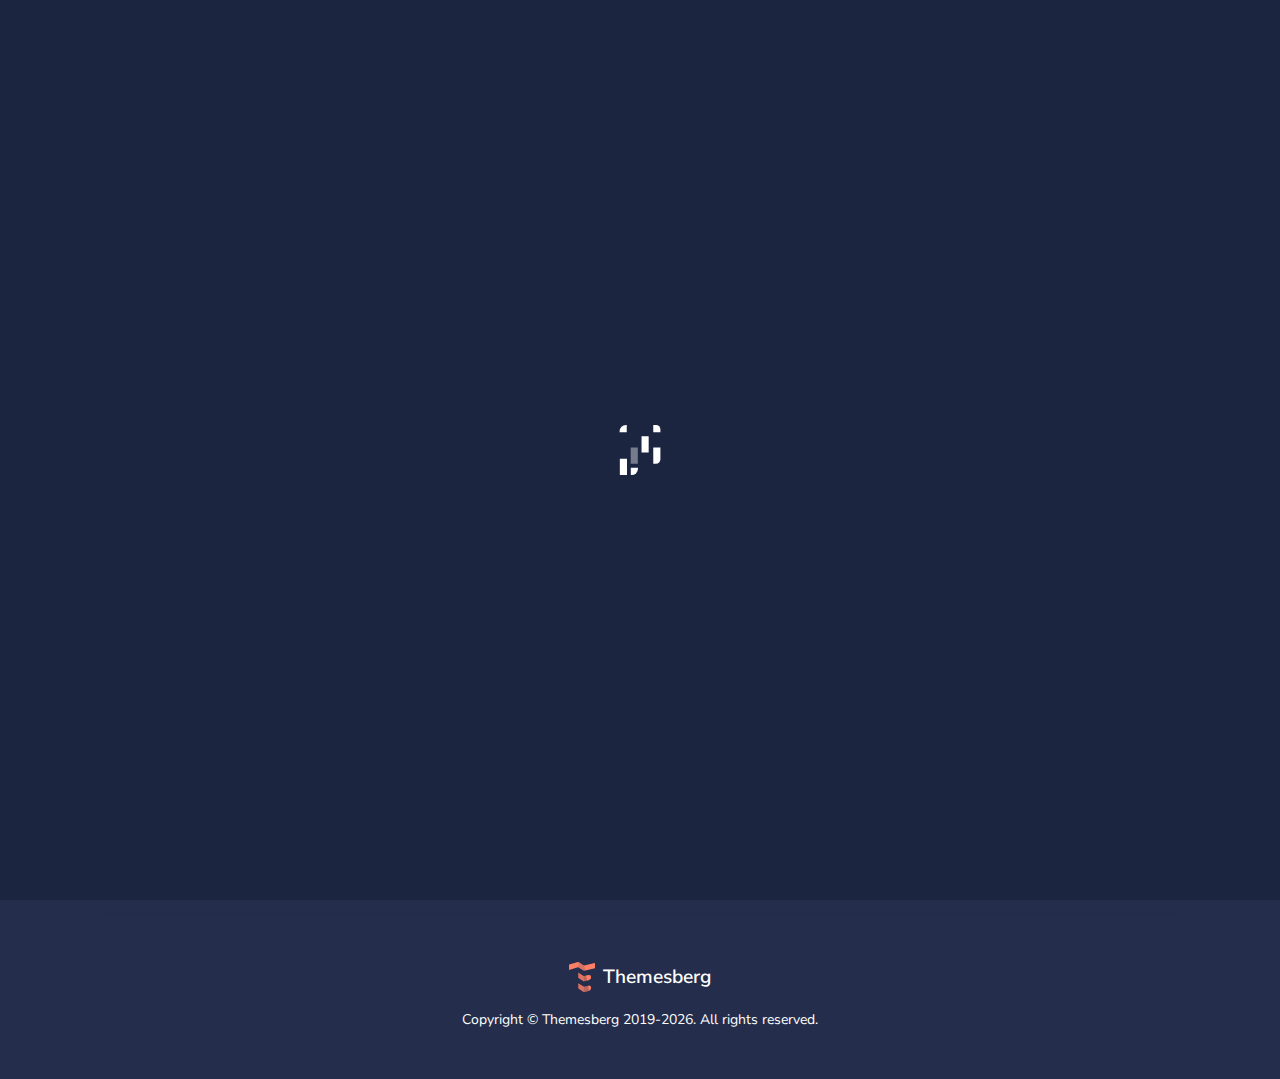
<file: html/components/badges.html>
<!--

=========================================================
* Pixel Free Bootstrap 5 UI Kit
=========================================================

* Product Page: https://themesberg.com/product/ui-kit/pixel-free-bootstrap-5-ui-kit
* Copyright 2021 Themesberg (https://www.themesberg.com)

* Coded by https://themesberg.com

=========================================================

* The above copyright notice and this permission notice shall be included in all copies or substantial portions of the Software. Contact us if you want to remove it.

-->
<!DOCTYPE html>
<html lang="en">

<head>
    <meta http-equiv="Content-Type" content="text/html; charset=utf-8" />
<!-- Primary Meta Tags -->
<title>Pixel Bootstrap 5 - Badges</title>
<meta name="viewport" content="width=device-width, initial-scale=1, shrink-to-fit=no">
<meta name="title" content="Pixel Bootstrap 5 - Badges">
<meta name="author" content="Themesberg">
<meta name="description" content="Open source and free Bootstrap 5 UI Kit featuring 80 UI components, 5 example pages, and a Gulp and Sass workflow.">
<link rel="canonical" href="https://themesberg.com/product/ui-kit/pixel-free-bootstrap-5-ui-kit">

<!-- Open Graph / Facebook -->
<meta property="og:type" content="website">
<meta property="og:url" content="https://demo.themesberg.com/pixel-bootstrap-5-ui-kit">
<meta property="og:title" content="Pixel Bootstrap 5 - Badges">
<meta property="og:description" content="Open source and free Bootstrap 5 UI Kit featuring 80 UI components, 5 example pages, and a Gulp and Sass workflow.">
<meta property="og:image" content="https://themesberg.s3.us-east-2.amazonaws.com/public/products/pixel-lite/pixel-lite-preview.jpg">

<!-- Twitter -->
<meta property="twitter:card" content="summary_large_image">
<meta property="twitter:url" content="https://demo.themesberg.com/pixel-bootstrap-5-ui-kit">
<meta property="twitter:title" content="Pixel Bootstrap 5 - Badges">
<meta property="twitter:description" content="Open source and free Bootstrap 5 UI Kit featuring 80 UI components, 5 example pages, and a Gulp and Sass workflow.">
<meta property="twitter:image" content="https://themesberg.s3.us-east-2.amazonaws.com/public/products/pixel-lite/pixel-lite-preview.jpg">

<!-- Favicon -->
<link rel="apple-touch-icon" sizes="120x120" href="../../assets/img/favicon/apple-touch-icon.png">
<link rel="icon" type="image/png" sizes="32x32" href="../../assets/img/favicon/favicon-32x32.png">
<link rel="icon" type="image/png" sizes="16x16" href="../../assets/img/favicon/favicon-16x16.png">
<link rel="manifest" href="../../assets/img/favicon/site.webmanifest">
<link rel="mask-icon" href="../../assets/img/favicon/safari-pinned-tab.svg" color="#ffffff">
<meta name="msapplication-TileColor" content="#ffffff">
<meta name="theme-color" content="#ffffff">

<!-- Fontawesome -->
<link type="text/css" href="../../vendor/@fortawesome/fontawesome-free/css/all.min.css" rel="stylesheet">

<!-- Pixel CSS -->
<link type="text/css" href="../../css/pixel.css" rel="stylesheet">


</head>

<body>
    

<header class="header-global">
    <nav id="navbar-main" aria-label="Primary navigation" class="navbar navbar-main navbar-expand-lg navbar-theme-primary headroom navbar-dark">
        <div class="container position-relative">
            <a class="navbar-brand me-lg-5" href="../../index.html">
                <img class="navbar-brand-dark" src="../../assets/img/brand/light.svg" alt="Logo light">
                <img class="navbar-brand-light" src="../../assets/img/brand/dark.svg" alt="Logo dark">
            </a>
            <div class="navbar-collapse collapse me-auto" id="navbar_global">
                <div class="navbar-collapse-header">
                    <div class="row">
                        <div class="col-6 collapse-brand">
                            <a href="../../index.html">
                                <img src="../../assets/img/brand/dark.svg" alt="Themesberg logo">
                            </a>
                        </div>
                        <div class="col-6 collapse-close">
                            <a href="#navbar_global" class="fas fa-times" data-bs-toggle="collapse" data-bs-target="#navbar_global" aria-controls="navbar_global" aria-expanded="false" title="close" aria-label="Toggle navigation"></a>
                        </div>
                    </div>
                </div>
                <ul class="navbar-nav navbar-nav-hover align-items-lg-center">
                    <li class="nav-item dropdown">
                        <a href="#" class="nav-link dropdown-toggle" id="frontPagesDropdown" aria-expanded="false" data-bs-toggle="dropdown">
                            Pages
                            <span class="fas fa-angle-down nav-link-arrow ms-1"></span>
                        </a>
                        <div class="dropdown-menu dropdown-megamenu px-0 py-2 p-lg-4" aria-labelledby="frontPagesDropdown">
                            <div class="row">
                                <div class="col-6 col-lg-4">
                                    <h6 class="d-block mb-3 text-primary">Main pages</h6>
                                    <ul class="list-style-none mb-4">
                                        <li class="mb-2 megamenu-item">
                                            <a class="megamenu-link" href="../../html/pages/about.html">About</a>
                                        </li>
                                        <li class="mb-2 megamenu-item">
                                            <a class="megamenu-link" href="../../html/pages/contact.html">Contact</a>
                                        </li>
                                        <li class="mb-2 megamenu-item">
                                            <a class="megamenu-link" href="https://demo.themesberg.com/pixel-pro/v5/html/pages/pricing.html" target="_blank">Pricing <span class="badge bg-tertiary">Pro</span></a>
                                        </li>
                                        <li class="mb-2 megamenu-item">
                                            <a class="megamenu-link" href="https://demo.themesberg.com/pixel-pro/v5/html/pages/team.html" target="_blank">Team <span class="badge bg-tertiary">Pro</span></a>
                                        </li>
                                        <li class="mb-2 megamenu-item">
                                            <a class="megamenu-link" href="https://demo.themesberg.com/pixel-pro/v5/html/pages/services.html" target="_blank">Services <span class="badge bg-tertiary">Pro</span></a>
                                        </li>
                                        <li class="mb-2 megamenu-item">
                                            <a class="megamenu-link" href="https://demo.themesberg.com/pixel-pro/v5/html/pages/profile.html" target="_blank">Profile <span class="badge bg-tertiary">Pro</span></a>
                                        </li>
                                    </ul>
                                    <h6 class="d-block text-primary">Legal</h6>
                                    <ul class="list-style-none mb-4">
                                        <li class="mb-2 megamenu-item">
                                            <a class="megamenu-link" href="https://demo.themesberg.com/pixel-pro/v5/html/pages/legal.html" target="_blank">Legal center <span class="badge bg-tertiary">Pro</span></a>
                                        </li>
                                        <li class="mb-2 megamenu-item">
                                            <a class="megamenu-link" href="https://demo.themesberg.com/pixel-pro/v5/html/pages/terms.html" target="_blank">Terms <span class="badge bg-tertiary">Pro</span></a>
                                        </li>
                                    </ul>
                                    <h6 class="d-block text-primary">Career</h6>
                                    <ul class="list-style-none mb-4">
                                        <li class="mb-2 megamenu-item">
                                            <a class="megamenu-link" href="https://demo.themesberg.com/pixel-pro/v5/html/pages/careers.html" target="_blank">Careers <span class="badge bg-tertiary">Pro</span></a>
                                        </li>
                                        <li class="mb-2 megamenu-item">
                                            <a class="megamenu-link" href="https://demo.themesberg.com/pixel-pro/v5/html/pages/career-single.html" target="_blank">Career Single <span class="badge bg-tertiary">Pro</span></a>
                                        </li>
                                    </ul>
                                </div>
                                <div class="col-6 col-lg-4">
                                    <h6 class="d-block mb-3 text-primary">Landings</h6>
                                    <ul class="list-style-none mb-4">
                                        <li class="mb-2 megamenu-item">
                                            <a class="megamenu-link" href="../../html/pages/landing-freelancer.html">Freelancer</a>
                                        </li>
                                        <li class="mb-2 megamenu-item">
                                            <a class="megamenu-link" href="https://demo.themesberg.com/pixel-pro/v5/html/pages/landing-app.html" target="_blank">App <span class="badge bg-tertiary">Pro</span></a>
                                        </li>
                                        <li class="mb-2 megamenu-item">
                                            <a class="megamenu-link" href="https://demo.themesberg.com/pixel-pro/v5/html/pages/landing-crypto.html" target="_blank">Crypto <span class="badge bg-tertiary">Pro</span></a>
                                        </li>
                                    </ul>
                                    <h6 class="d-block mb-3 text-primary">Support</h6>
                                    <ul class="list-style-none mb-4">
                                        <li class="mb-2 megamenu-item">
                                            <a class="megamenu-link" href="https://demo.themesberg.com/pixel-pro/v5/html/pages/support.html" target="_blank">Support center <span class="badge bg-tertiary">Pro</span></a>
                                        </li>
                                        <li class="mb-2 megamenu-item">
                                            <a class="megamenu-link" href="https://demo.themesberg.com/pixel-pro/v5/html/pages/support-topic.html" target="_blank">Support topic <span class="badge bg-tertiary">Pro</span></a>
                                        </li>
                                    </ul>
                                    <h6 class="d-block mb-3 text-primary">Blog</h6>
                                    <ul class="list-style-none mb-4">
                                        <li class="mb-2 megamenu-item">
                                            <a class="megamenu-link" href="https://demo.themesberg.com/pixel-pro/v5/html/pages/blog.html" target="_blank">Blog <span class="badge bg-tertiary">Pro</span></a>
                                        </li>
                                        <li class="mb-2 megamenu-item">
                                            <a class="megamenu-link" href="https://demo.themesberg.com/pixel-pro/v5/html/pages/blog-post.html" target="_blank">Blog post <span class="badge bg-tertiary">Pro</span></a>
                                        </li>
                                    </ul>
                                </div>
                                <div class="col-6 col-lg-4">
                                    <h6 class="d-block mb-3 text-primary">User</h6>
                                    <ul class="list-style-none mb-4">
                                        <li class="mb-2 megamenu-item">
                                            <a class="megamenu-link" href="../../html/pages/sign-in.html">Sign in</a>
                                        </li>
                                        <li class="mb-2 megamenu-item">
                                            <a class="megamenu-link" href="../../html/pages/sign-up.html">Sign up</a>
                                        </li>
                                        <li class="mb-2 megamenu-item">
                                            <a class="megamenu-link" href="https://demo.themesberg.com/pixel-pro/v5/html/pages/forgot-password.html" target="_blank">Forgot password <span class="badge bg-tertiary">Pro</span></a>
                                        </li>
                                        <li class="mb-2 megamenu-item">
                                            <a class="megamenu-link" href="https://demo.themesberg.com/pixel-pro/v5/html/pages/reset-password.html" target="_blank">Reset password <span class="badge bg-tertiary">Pro</span></a>
                                        </li>
                                    </ul>
                                    <h6 class="d-block mb-3 text-primary">Special</h6>
                                    <ul class="list-style-none mb-4">
                                        <li class="mb-2 megamenu-item">
                                            <a class="megamenu-link" href="https://demo.themesberg.com/pixel-pro/v5/html/pages/404.html" target="_blank">404 Not Found <span class="badge bg-tertiary">Pro</span></a>
                                        </li>
                                        <li class="mb-2 megamenu-item">
                                            <a class="megamenu-link" href="https://demo.themesberg.com/pixel-pro/v5/html/pages/500.html" target="_blank">500 Server Error <span class="badge bg-tertiary">Pro</span></a>
                                        </li>
                                        <li class="mb-2 megamenu-item">
                                            <a class="megamenu-link" href="https://demo.themesberg.com/pixel-pro/v5/html/pages/maintenance.html" target="_blank">Maintenance <span class="badge bg-tertiary">Pro</span></a>
                                        </li>
                                        <li class="mb-2 megamenu-item">
                                            <a class="megamenu-link" href="https://demo.themesberg.com/pixel-pro/v5/html/pages/coming-soon.html" target="_blank">Coming soon <span class="badge bg-tertiary">Pro</span></a>
                                        </li>
                                        <li class="mb-2 megamenu-item">
                                            <a class="megamenu-link" href="../../html/pages/blank.html">Blank page</a>
                                        </li>
                                    </ul>
                                </div>
                            </div>
                        </div>
                    </li>
                    <li class="nav-item dropdown">
                        <a href="#" class="nav-link dropdown-toggle" id="dashboardDropdown" aria-expanded="false" data-bs-toggle="dropdown">
                            Dashboard
                            <span class="fas fa-angle-down nav-link-arrow ms-1"></span>
                        </a>
                        <div class="dropdown-menu dropdown-megamenu-sm px-0 py-2 p-lg-4" aria-labelledby="dashboardDropdown">
                            <div class="row">
                                <div class="col-6">
                                    <h6 class="d-block mb-3 text-primary">User dashboard</h6>
                                    <ul class="list-style-none mb-4">
                                        <li class="mb-2 megamenu-item">
                                            <a class="megamenu-link" href="https://demo.themesberg.com/pixel-pro/v5/html/dashboard/account.html" target="_blank">My account <span class="badge bg-tertiary">Pro</span></a>
                                        </li>
                                        <li class="mb-2 megamenu-item">
                                            <a class="megamenu-link" href="https://demo.themesberg.com/pixel-pro/v5/html/dashboard/settings.html" target="_blank">Settings <span class="badge bg-tertiary">Pro</span></a>
                                        </li>
                                        <li class="mb-2 megamenu-item">
                                            <a class="megamenu-link" href="https://demo.themesberg.com/pixel-pro/v5/html/dashboard/security.html" target="_blank">Security <span class="badge bg-tertiary">Pro</span></a>
                                        </li>
                                    </ul>
                                    <h6 class="d-block mb-3 text-primary">Items</h6>
                                    <ul class="list-style-none">
                                        <li class="mb-2 megamenu-item">
                                            <a class="megamenu-link" href="https://demo.themesberg.com/pixel-pro/v5/html/dashboard/my-items.html" target="_blank">My items <span class="badge bg-tertiary">Pro</span></a>
                                        </li>
                                        <li class="mb-2 megamenu-item">
                                            <a class="megamenu-link" href="https://demo.themesberg.com/pixel-pro/v5/html/dashboard/edit-item.html" target="_blank">Edit item <span class="badge bg-tertiary">Pro</span></a>
                                        </li>
                                    </ul>
                                </div>
                                <div class="col-6">
                                    <h6 class="d-block mb-3 text-primary">Messaging</h6>
                                    <ul class="list-style-none mb-4">
                                        <li class="mb-2 megamenu-item">
                                            <a class="megamenu-link" href="https://demo.themesberg.com/pixel-pro/v5/html/dashboard/messages.html" target="_blank">Messages <span class="badge bg-tertiary">Pro</span></a>
                                        </li>
                                        <li class="mb-2 megamenu-item">
                                            <a class="megamenu-link" href="https://demo.themesberg.com/pixel-pro/v5/html/dashboard/single-message.html" target="_blank">Chat <span class="badge bg-tertiary">Pro</span></a>
                                        </li>
                                    </ul>
                                    <h6 class="d-block mb-3 text-primary">Billing</h6>
                                    <ul class="list-style-none mb-4">
                                        <li class="mb-2 megamenu-item">
                                            <a class="megamenu-link" href="https://demo.themesberg.com/pixel-pro/v5/html/dashboard/billing.html" target="_blank">Billing details <span class="badge bg-tertiary">Pro</span></a>
                                        </li>
                                        <li class="mb-2 megamenu-item">
                                            <a class="megamenu-link" href="https://demo.themesberg.com/pixel-pro/v5/html/dashboard/invoice.html" target="_blank">Invoice <span class="badge bg-tertiary">Pro</span></a>
                                        </li>
                                    </ul>
                                </div>
                            </div>
                        </div>
                    </li>
                    <li class="nav-item dropdown">
                        <a href="#" class="nav-link dropdown-toggle" id="componentsDropdown" aria-expanded="false" data-bs-toggle="dropdown">
                            Components
                            <span class="fas fa-angle-down nav-link-arrow ms-1"></span>
                        </a>
                        <div class="dropdown-menu dropdown-megamenu-md p-0" aria-labelledby="componentsDropdown">
                            <div class="row g-0">
                                <div class="col-lg-6 bg-dark d-none d-lg-block me-0 me-3">
                                    <div class="px-0 py-3 text-center">
                                        <img src="../../assets/img/megamenu_image.png" alt="Pixel Components">
                                    </div>
                                </div>
                                <div class="col ps-0 py-3">
                                    <ul class="list-style-none">
                                        <li><a class="dropdown-item" href="../../html/components/accordions.html">Accordions</a></li>
                                        <li><a class="dropdown-item" href="../../html/components/alerts.html">Alerts</a></li>
                                        <li><a class="dropdown-item" href="../../html/components/badges.html">Badges</a></li>
                                        <li><a class="dropdown-item" href="../../html/components/cards.html">Cards</a></li>
                                        <li><a class="dropdown-item" href="https://demo.themesberg.com/pixel-pro/v5/html/components/charts.html" target="_blank">Charts <span class="badge bg-tertiary">Pro</span></a></li>
                                        <li><a class="dropdown-item" href="../../html/components/bootstrap-carousels.html">Carousels</a></li>
                                        <li><a class="dropdown-item" href="../../html/components/breadcrumbs.html">Breadcrumbs</a></li>
                                        <li><a class="dropdown-item" href="../../html/components/buttons.html">Buttons</a></li>
                                        <li><a class="dropdown-item" href="https://demo.themesberg.com/pixel-pro/v5/html/components/counters.html" target="_blank">Counters <span class="badge bg-tertiary">Pro</span></a></li>
                                    </ul>
                                </div>
                                <div class="col ps-0 py-3">
                                    <ul class="list-style-none">
                                        <li><a class="dropdown-item" href="../../html/components/dropdowns.html">Dropdowns</a></li>
                                        <li><a class="dropdown-item" href="https://demo.themesberg.com/pixel-pro/v5/html/components/e-commerce.html" target="_blank">E-commerce <span class="badge bg-tertiary">Pro</span></a></li>
                                        <li><a class="dropdown-item" href="../../html/components/forms.html">Forms</a></li>
                                        <li><a class="dropdown-item" href="https://demo.themesberg.com/pixel-pro/v5/html/components/icon-boxes.html" target="_blank">Icon Boxes <span class="badge bg-tertiary">Pro</span></a></li>
                                        <li><a class="dropdown-item" href="../../html/components/modals.html">Modals</a></li>
                                        <li><a class="dropdown-item" href="../../html/components/navs.html">Navs</a></li>
                                        <li><a class="dropdown-item" href="https://demo.themesberg.com/pixel-pro/v5/html/components/glidejs-carousels.html" target="_blank">GlideJS <span class="badge bg-tertiary">Pro</span></a></li>
                                        <li><a class="dropdown-item" href="../../html/components/pagination.html">Pagination</a></li>
                                        <li><a class="dropdown-item" href="../../html/components/popovers.html">Popovers</a></li>
                                    </ul>
                                </div>
                                <div class="col ps-0 py-3">
                                    <ul class="list-style-none">
                                        <li><a class="dropdown-item" href="../../html/components/progress-bars.html">Progress Bars</a></li>
                                        <li><a class="dropdown-item" href="https://demo.themesberg.com/pixel-pro/v5/html/components/steps.html" target="_blank">Steps <span class="badge bg-tertiary">Pro</span></a></li>
                                        <li><a class="dropdown-item" href="../../html/components/tables.html">Tables</a></li>
                                        <li><a class="dropdown-item" href="../../html/components/tabs.html">Tabs</a> </li>
                                        <li><a class="dropdown-item" href="../../html/components/toasts.html">Toasts</a> </li>
                                        <li><a class="dropdown-item" href="https://demo.themesberg.com/pixel-pro/v5/html/components/timelines.html" target="_blank">Timelines <span class="badge bg-tertiary">Pro</span></a></li>
                                        <li><a class="dropdown-item" href="../../html/components/tooltips.html">Tooltips</a></li>
                                        <li><a class="dropdown-item" href="../../html/components/typography.html">Typography</a></li>
                                        <li><a class="dropdown-item" href="https://demo.themesberg.com/pixel-pro/v5/html/components/widgets.html" target="_blank">Widgets <span class="badge bg-tertiary">Pro</span></a></li>
                                    </ul>
                                </div>
                            </div>
                        </div>
                    </li>
                    <li class="nav-item dropdown">
                        <a href="#" class="nav-link dropdown-toggle" data-bs-toggle="dropdown" id="supportDropdown" aria-expanded="false">
                            Support
                            <span class="fas fa-angle-down nav-link-arrow ms-1"></span>
                        </a>
                        <div class="dropdown-menu dropdown-menu-lg" aria-labelledby="supportDropdown">
                            <div class="col-auto px-0">
                                <div class="list-group list-group-flush">
                                    <a href="https://themesberg.com/docs/bootstrap-5/pixel/getting-started/quick-start/" target="_blank" class="list-group-item list-group-item-action d-flex align-items-center p-0 py-3 px-lg-4">
                                        <span class="icon icon-sm"><span class="fas fa-file-alt"></span></span>
                                        <div class="ms-4">
                                            <span class="d-block font-small fw-bold mb-0">Documentation<span class="badge badge-sm badge-secondary ms-2">v3.1</span></span>
                                            <span class="small">Examples and guides</span>
                                        </div>
                                    </a>
                                    <a href="https://github.com/themesberg/pixel-bootstrap-ui-kit/issues" target="_blank" class="list-group-item list-group-item-action d-flex align-items-center p-0 py-3 px-lg-4">
                                        <span class="icon icon-sm"><span class="fas fa-microphone-alt"></span></span>
                                        <div class="ms-4">
                                            <span class="d-block font-small fw-bold mb-0">Support</span>
                                            <span class="small">Need help? Ask us!</span>
                                        </div>
                                    </a>
                                </div>
                            </div>
                        </div>
                    </li>
                </ul>
            </div>
            <div class="d-flex align-items-center">
                <a href="https://themesberg.com/docs/bootstrap-5/pixel/getting-started/quick-start/" target="_blank" class="btn btn-outline-gray-100 d-none d-lg-inline me-md-3"><span class="fas fa-book me-2"></span> Docs</a>
                <a href="https://themesberg.com/product/ui-kit/pixel-free-bootstrap-5-ui-kit" target="_blank" class="btn btn-tertiary"><i class="fas fa-cloud-download-alt me-2"></i> Download</a>
                <button class="navbar-toggler ms-2" type="button" data-bs-toggle="collapse" data-bs-target="#navbar_global" aria-controls="navbar_global" aria-expanded="false" aria-label="Toggle navigation">
                    <span class="navbar-toggler-icon"></span>
                </button>
            </div>
        </div>
    </nav>
</header>
    <main>

        <div class="preloader bg-dark flex-column justify-content-center align-items-center">
    <svg id="loader-logo" xmlns="http://www.w3.org/2000/svg" width="50" height="50" viewBox="0 0 64 78.4">
        <path fill="#fff" d="M10,0h1.2V11.2H0V10A10,10,0,0,1,10,0Z"/>
        <rect fill="none" stroke="#fff" stroke-width="11.2" x="40" y="17.6" width="0" height="25.6"/>
        <rect fill="none" stroke="#fff" stroke-opacity="0.4" stroke-width="11.2" x="23" y="35.2" width="0" height="25.6"/>
        <path fill="#fff" d="M52.8,35.2H64V53.8a7,7,0,0,1-7,7H52.8V35.2Z"/>
        <rect fill="none" stroke="#fff" stroke-width="11.2" x="6" y="52.8" width="0" height="25.6"/>
        <path fill="#fff" d="M52.8,0H57a7,7,0,0,1,7,7h0v4.2H52.8V0Z"/>
        <rect fill="none" stroke="#fff" stroke-opacity="0.4" stroke-width="11.2" x="57.8" y="17.6" width="0" height="11.2"/>
        <rect fill="none" stroke="#fff" stroke-width="11.2" x="6" y="35.2" width="0" height="11.2"/>
        <rect fill="none" stroke="#fff" stroke-width="11.2" x="40.2" y="49.6" width="0" height="11.2"/>
        <path fill="#fff" d="M17.6,67.2H28.8v1.2a10,10,0,0,1-10,10H17.6V67.2Z"/>
        <rect fill="none" stroke="#fff" stroke-opacity="0.4" stroke-width="28.8" x="31.6" width="0" height="11.2"/>
        <rect fill="none" stroke="#fff" x="14" stroke-width="28.8" y="17.6" width="0" height="11.2"/>
    </svg>
</div>
        <!-- Hero -->
        <div class="section-header pb-6 bg-primary text-white">
            <div class="container">
                <div class="row justify-content-center">
                    <div class="col-12 col-md-8 text-center">
                        <h1 class="display-3 mb-4">Badges</h1>
                        <p class="lead mb-5">Examples for badges, our small count and labeling component.</p>
                        <div class="alert bg-secondary align-items-center" role="alert">
                            <span class="fas fa-info-circle"></span>
                            <a class="fw-bold text-white text-underline ms-1" href="https://themesberg.com/docs/pixel-bootstrap/components/badges/" target="_blank">See our Documentation</a> for a detailed technical explanation.
                        </div>
                    </div>
                </div>
            </div>
        </div>
        <!-- End of Hero -->
    
        <!-- Section -->
<div class="section section-md">
    <div class="container">
        <div class="row">
            <div class="col-12 mb-5">
                <a href="#" class="badge bg-primary">Primary</a>
                <a href="#" class="badge bg-secondary">Secondary</a>
                <a href="#" class="badge bg-tertiary">Tertiary</a>
                <a href="#" class="badge bg-gray">Gray</a>
                <a href="#" class="badge bg-success">Success</a>
                <a href="#" class="badge bg-danger">Danger</a>
                <a href="#" class="badge bg-warning text-dark">Warning</a>
                <a href="#" class="badge bg-info">Info</a>
            </div>
        </div>
    </div>
</div>
<!-- End of Section -->

    </main>
    <footer class="footer pt-6 pb-5 bg-primary text-white">
    <div class="container">
        <div class="row">
            <div class="col-md-4">
                <img class="navbar-brand-dark mb-4" height="35" src="../../assets/img/brand/light.svg"
                    alt="Logo light">
                <p>Pixel is a free and open source Bootstrap 5 UI Kit that will help you prototype and build beautiful website pages and applications.</p>
                <ul class="social-buttons mb-5 mb-lg-0">
                    <li>
                        <a href="https://twitter.com/themesberg" aria-label="twitter social link"
                            class="icon-white me-2">
                            <span class="fab fa-twitter"></span>
                        </a>
                    </li>
                    <li>
                        <a href="https://www.facebook.com/themesberg/" class="icon-white me-2"
                            aria-label="facebook social link">
                            <span class="fab fa-facebook"></span>
                        </a>
                    </li>
                    <li>
                        <a href="https://github.com/themesberg" aria-label="github social link" class="icon-white me-2">
                            <span class="fab fa-github"></span>
                        </a>
                    </li>
                    <li>
                        <a href="https://dribbble.com/themesberg" class="icon-white" aria-label="dribbble social link">
                            <span class="fab fa-dribbble"></span>
                        </a>
                    </li>
                </ul>
            </div>
            <div class="col-6 col-md-2 mb-5 mb-lg-0">
                <span class="h5">Themesberg</span>
                <ul class="footer-links mt-2">
                    <li><a target="_blank" href="https://themesberg.com/blog">Blog</a></li>
                    <li><a target="_blank" href="https://themesberg.com/themes">Themes</a></li>
                    <li><a target="_blank" href="https://themesberg.com/about">About Us</a></li>
                    <li><a target="_blank" href="https://themesberg.com/contact">Contact Us</a></li>
                </ul>
            </div>
            <div class="col-6 col-md-2 mb-5 mb-lg-0">
                <span class="h5">Other</span>
                <ul class="footer-links mt-2">
                    <li><a href="https://themesberg.com/docs/bootstrap-5/pixel/getting-started/quick-start/"
                            target="_blank">Docs</a></li>
                    <li><a href="https://themesberg.com/docs/pixel-bootstrap/getting-started/changelog"
                            target="_blank">Changelog</a></li>
                    <li><a target="_blank" href="https://themesberg.com/licensing">License</a>
                    </li>
                    <li><a target="_blank"
                            href="https://github.com/themesberg/pixel-bootstrap-ui-kit/issues">Support</a></li>
                </ul>
            </div>
            <div class="col-12 col-md-4 mb-5 mb-lg-0">
                <span class="h5">Subscribe</span>
                <p class="text-muted font-small mt-2">Join our mailing list. We write rarely, but only the best content.
                </p>
                <form action="#">
                    <div class="form-row mb-2">
                        <div class="col-12">
                            <label class="h6 fw-normal text-muted d-none" for="exampleInputEmail3">Email address</label>
                            <input type="email" class="form-control mb-2" placeholder="example@company.com" name="email"
                                aria-label="Subscribe form" id="exampleInputEmail3" required>
                        </div>
                        <div class="col-12 d-grid">
                            <button type="submit" class="btn btn-tertiary" data-loading-text="Sending">
                                <span>Subscribe</span>
                            </button>
                        </div>
                    </div>
                </form>
                <p class="text-muted font-small m-0">We’ll never share your details. See our <a class="text-white"
                        href="#">Privacy Policy</a></p>
            </div>
        </div>
        <hr class="bg-secondary my-3 my-lg-5">
        <div class="row">
            <div class="col mb-md-0">
                <a href="https://themesberg.com" target="_blank" class="d-flex justify-content-center mb-3">
                    <img src="../../assets/img/themesberg.svg" height="30" class="me-2" alt="Themesberg Logo">
                    <p class="text-white fw-bold footer-logo-text m-0">Themesberg</p>
                </a>
                <div class="d-flex text-center justify-content-center align-items-center" role="contentinfo">
                    <p class="fw-normal font-small mb-0">Copyright © Themesberg 2019-<span
                            class="current-year">2021</span>. All rights reserved.</p>
                </div>
            </div>
        </div>
    </div>
</footer>

    <!-- Core -->
<script src="../../vendor/@popperjs/core/dist/umd/popper.min.js"></script>
<script src="../../vendor/bootstrap/dist/js/bootstrap.min.js"></script>
<script src="../../vendor/headroom.js/dist/headroom.min.js"></script>

<!-- Vendor JS -->
<script src="../../vendor/onscreen/dist/on-screen.umd.min.js"></script>
<script src="../../vendor/jarallax/dist/jarallax.min.js"></script>
<script src="../../vendor/smooth-scroll/dist/smooth-scroll.polyfills.min.js"></script>
<script src="../../vendor/vivus/dist/vivus.min.js"></script>
<script src="../../vendor/vanillajs-datepicker/dist/js/datepicker.min.js"></script>

<script async defer src="https://buttons.github.io/buttons.js"></script>

<!-- Pixel JS -->
<script src="../../assets/js/pixel.js"></script>

</body>

</html>
</file>
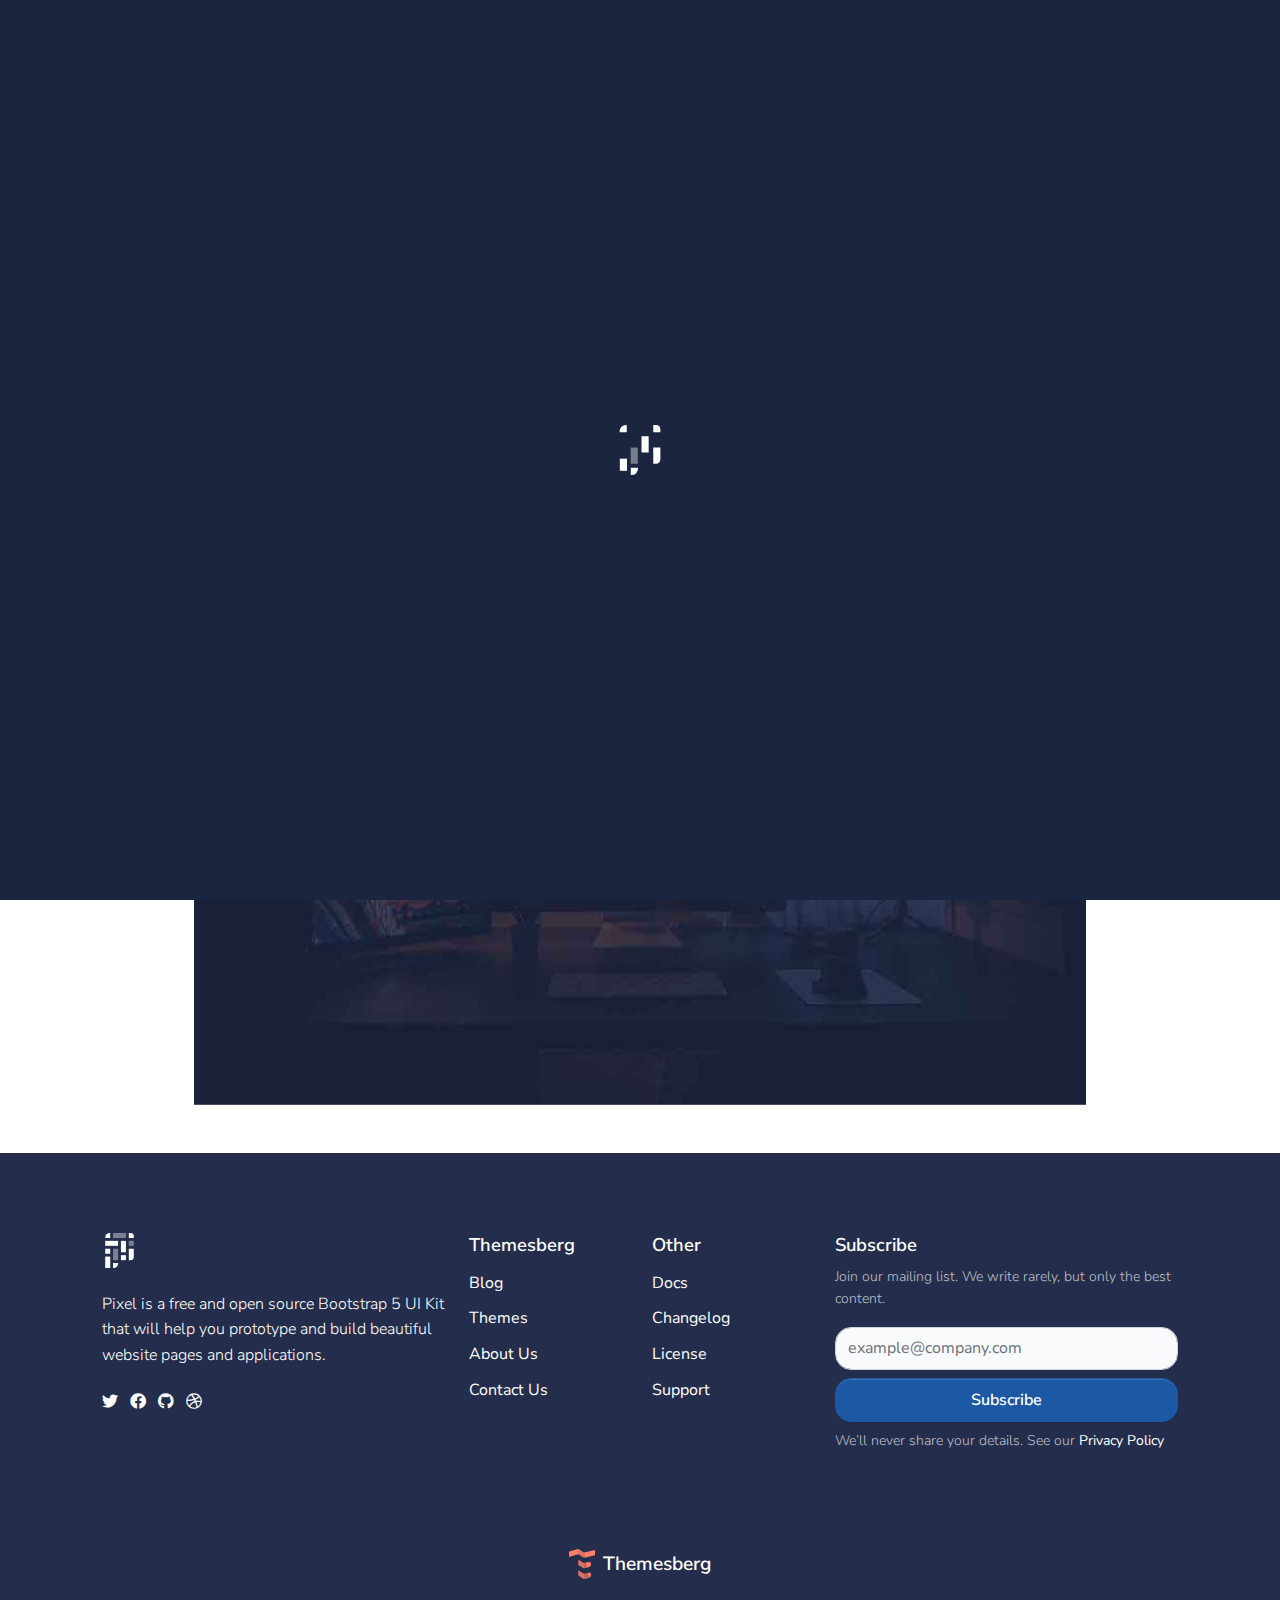
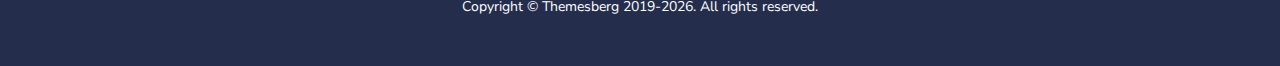
<file: html/components/bootstrap-carousels.html>
<!--

=========================================================
* Pixel Free Bootstrap 5 UI Kit
=========================================================

* Product Page: https://themesberg.com/product/ui-kit/pixel-free-bootstrap-5-ui-kit
* Copyright 2021 Themesberg (https://www.themesberg.com)

* Coded by https://themesberg.com

=========================================================

* The above copyright notice and this permission notice shall be included in all copies or substantial portions of the Software. Contact us if you want to remove it.

-->
<!DOCTYPE html>
<html lang="en">

<head>
    <meta http-equiv="Content-Type" content="text/html; charset=utf-8" />
<!-- Primary Meta Tags -->
<title>Pixel Bootstrap 5 - Bootstrap carousels</title>
<meta name="viewport" content="width=device-width, initial-scale=1, shrink-to-fit=no">
<meta name="title" content="Pixel Bootstrap 5 - Bootstrap carousels">
<meta name="author" content="Themesberg">
<meta name="description" content="Open source and free Bootstrap 5 UI Kit featuring 80 UI components, 5 example pages, and a Gulp and Sass workflow.">
<link rel="canonical" href="https://themesberg.com/product/ui-kit/pixel-free-bootstrap-5-ui-kit">

<!-- Open Graph / Facebook -->
<meta property="og:type" content="website">
<meta property="og:url" content="https://demo.themesberg.com/pixel-bootstrap-5-ui-kit">
<meta property="og:title" content="Pixel Bootstrap 5 - Bootstrap carousels">
<meta property="og:description" content="Open source and free Bootstrap 5 UI Kit featuring 80 UI components, 5 example pages, and a Gulp and Sass workflow.">
<meta property="og:image" content="https://themesberg.s3.us-east-2.amazonaws.com/public/products/pixel-lite/pixel-lite-preview.jpg">

<!-- Twitter -->
<meta property="twitter:card" content="summary_large_image">
<meta property="twitter:url" content="https://demo.themesberg.com/pixel-bootstrap-5-ui-kit">
<meta property="twitter:title" content="Pixel Bootstrap 5 - Bootstrap carousels">
<meta property="twitter:description" content="Open source and free Bootstrap 5 UI Kit featuring 80 UI components, 5 example pages, and a Gulp and Sass workflow.">
<meta property="twitter:image" content="https://themesberg.s3.us-east-2.amazonaws.com/public/products/pixel-lite/pixel-lite-preview.jpg">

<!-- Favicon -->
<link rel="apple-touch-icon" sizes="120x120" href="../../assets/img/favicon/apple-touch-icon.png">
<link rel="icon" type="image/png" sizes="32x32" href="../../assets/img/favicon/favicon-32x32.png">
<link rel="icon" type="image/png" sizes="16x16" href="../../assets/img/favicon/favicon-16x16.png">
<link rel="manifest" href="../../assets/img/favicon/site.webmanifest">
<link rel="mask-icon" href="../../assets/img/favicon/safari-pinned-tab.svg" color="#ffffff">
<meta name="msapplication-TileColor" content="#ffffff">
<meta name="theme-color" content="#ffffff">

<!-- Fontawesome -->
<link type="text/css" href="../../vendor/@fortawesome/fontawesome-free/css/all.min.css" rel="stylesheet">

<!-- Pixel CSS -->
<link type="text/css" href="../../css/pixel.css" rel="stylesheet">


</head>

<body>
    

<header class="header-global">
    <nav id="navbar-main" aria-label="Primary navigation" class="navbar navbar-main navbar-expand-lg navbar-theme-primary headroom navbar-dark">
        <div class="container position-relative">
            <a class="navbar-brand me-lg-5" href="../../index.html">
                <img class="navbar-brand-dark" src="../../assets/img/brand/light.svg" alt="Logo light">
                <img class="navbar-brand-light" src="../../assets/img/brand/dark.svg" alt="Logo dark">
            </a>
            <div class="navbar-collapse collapse me-auto" id="navbar_global">
                <div class="navbar-collapse-header">
                    <div class="row">
                        <div class="col-6 collapse-brand">
                            <a href="../../index.html">
                                <img src="../../assets/img/brand/dark.svg" alt="Themesberg logo">
                            </a>
                        </div>
                        <div class="col-6 collapse-close">
                            <a href="#navbar_global" class="fas fa-times" data-bs-toggle="collapse" data-bs-target="#navbar_global" aria-controls="navbar_global" aria-expanded="false" title="close" aria-label="Toggle navigation"></a>
                        </div>
                    </div>
                </div>
                <ul class="navbar-nav navbar-nav-hover align-items-lg-center">
                    <li class="nav-item dropdown">
                        <a href="#" class="nav-link dropdown-toggle" id="frontPagesDropdown" aria-expanded="false" data-bs-toggle="dropdown">
                            Pages
                            <span class="fas fa-angle-down nav-link-arrow ms-1"></span>
                        </a>
                        <div class="dropdown-menu dropdown-megamenu px-0 py-2 p-lg-4" aria-labelledby="frontPagesDropdown">
                            <div class="row">
                                <div class="col-6 col-lg-4">
                                    <h6 class="d-block mb-3 text-primary">Main pages</h6>
                                    <ul class="list-style-none mb-4">
                                        <li class="mb-2 megamenu-item">
                                            <a class="megamenu-link" href="../../html/pages/about.html">About</a>
                                        </li>
                                        <li class="mb-2 megamenu-item">
                                            <a class="megamenu-link" href="../../html/pages/contact.html">Contact</a>
                                        </li>
                                        <li class="mb-2 megamenu-item">
                                            <a class="megamenu-link" href="https://demo.themesberg.com/pixel-pro/v5/html/pages/pricing.html" target="_blank">Pricing <span class="badge bg-tertiary">Pro</span></a>
                                        </li>
                                        <li class="mb-2 megamenu-item">
                                            <a class="megamenu-link" href="https://demo.themesberg.com/pixel-pro/v5/html/pages/team.html" target="_blank">Team <span class="badge bg-tertiary">Pro</span></a>
                                        </li>
                                        <li class="mb-2 megamenu-item">
                                            <a class="megamenu-link" href="https://demo.themesberg.com/pixel-pro/v5/html/pages/services.html" target="_blank">Services <span class="badge bg-tertiary">Pro</span></a>
                                        </li>
                                        <li class="mb-2 megamenu-item">
                                            <a class="megamenu-link" href="https://demo.themesberg.com/pixel-pro/v5/html/pages/profile.html" target="_blank">Profile <span class="badge bg-tertiary">Pro</span></a>
                                        </li>
                                    </ul>
                                    <h6 class="d-block text-primary">Legal</h6>
                                    <ul class="list-style-none mb-4">
                                        <li class="mb-2 megamenu-item">
                                            <a class="megamenu-link" href="https://demo.themesberg.com/pixel-pro/v5/html/pages/legal.html" target="_blank">Legal center <span class="badge bg-tertiary">Pro</span></a>
                                        </li>
                                        <li class="mb-2 megamenu-item">
                                            <a class="megamenu-link" href="https://demo.themesberg.com/pixel-pro/v5/html/pages/terms.html" target="_blank">Terms <span class="badge bg-tertiary">Pro</span></a>
                                        </li>
                                    </ul>
                                    <h6 class="d-block text-primary">Career</h6>
                                    <ul class="list-style-none mb-4">
                                        <li class="mb-2 megamenu-item">
                                            <a class="megamenu-link" href="https://demo.themesberg.com/pixel-pro/v5/html/pages/careers.html" target="_blank">Careers <span class="badge bg-tertiary">Pro</span></a>
                                        </li>
                                        <li class="mb-2 megamenu-item">
                                            <a class="megamenu-link" href="https://demo.themesberg.com/pixel-pro/v5/html/pages/career-single.html" target="_blank">Career Single <span class="badge bg-tertiary">Pro</span></a>
                                        </li>
                                    </ul>
                                </div>
                                <div class="col-6 col-lg-4">
                                    <h6 class="d-block mb-3 text-primary">Landings</h6>
                                    <ul class="list-style-none mb-4">
                                        <li class="mb-2 megamenu-item">
                                            <a class="megamenu-link" href="../../html/pages/landing-freelancer.html">Freelancer</a>
                                        </li>
                                        <li class="mb-2 megamenu-item">
                                            <a class="megamenu-link" href="https://demo.themesberg.com/pixel-pro/v5/html/pages/landing-app.html" target="_blank">App <span class="badge bg-tertiary">Pro</span></a>
                                        </li>
                                        <li class="mb-2 megamenu-item">
                                            <a class="megamenu-link" href="https://demo.themesberg.com/pixel-pro/v5/html/pages/landing-crypto.html" target="_blank">Crypto <span class="badge bg-tertiary">Pro</span></a>
                                        </li>
                                    </ul>
                                    <h6 class="d-block mb-3 text-primary">Support</h6>
                                    <ul class="list-style-none mb-4">
                                        <li class="mb-2 megamenu-item">
                                            <a class="megamenu-link" href="https://demo.themesberg.com/pixel-pro/v5/html/pages/support.html" target="_blank">Support center <span class="badge bg-tertiary">Pro</span></a>
                                        </li>
                                        <li class="mb-2 megamenu-item">
                                            <a class="megamenu-link" href="https://demo.themesberg.com/pixel-pro/v5/html/pages/support-topic.html" target="_blank">Support topic <span class="badge bg-tertiary">Pro</span></a>
                                        </li>
                                    </ul>
                                    <h6 class="d-block mb-3 text-primary">Blog</h6>
                                    <ul class="list-style-none mb-4">
                                        <li class="mb-2 megamenu-item">
                                            <a class="megamenu-link" href="https://demo.themesberg.com/pixel-pro/v5/html/pages/blog.html" target="_blank">Blog <span class="badge bg-tertiary">Pro</span></a>
                                        </li>
                                        <li class="mb-2 megamenu-item">
                                            <a class="megamenu-link" href="https://demo.themesberg.com/pixel-pro/v5/html/pages/blog-post.html" target="_blank">Blog post <span class="badge bg-tertiary">Pro</span></a>
                                        </li>
                                    </ul>
                                </div>
                                <div class="col-6 col-lg-4">
                                    <h6 class="d-block mb-3 text-primary">User</h6>
                                    <ul class="list-style-none mb-4">
                                        <li class="mb-2 megamenu-item">
                                            <a class="megamenu-link" href="../../html/pages/sign-in.html">Sign in</a>
                                        </li>
                                        <li class="mb-2 megamenu-item">
                                            <a class="megamenu-link" href="../../html/pages/sign-up.html">Sign up</a>
                                        </li>
                                        <li class="mb-2 megamenu-item">
                                            <a class="megamenu-link" href="https://demo.themesberg.com/pixel-pro/v5/html/pages/forgot-password.html" target="_blank">Forgot password <span class="badge bg-tertiary">Pro</span></a>
                                        </li>
                                        <li class="mb-2 megamenu-item">
                                            <a class="megamenu-link" href="https://demo.themesberg.com/pixel-pro/v5/html/pages/reset-password.html" target="_blank">Reset password <span class="badge bg-tertiary">Pro</span></a>
                                        </li>
                                    </ul>
                                    <h6 class="d-block mb-3 text-primary">Special</h6>
                                    <ul class="list-style-none mb-4">
                                        <li class="mb-2 megamenu-item">
                                            <a class="megamenu-link" href="https://demo.themesberg.com/pixel-pro/v5/html/pages/404.html" target="_blank">404 Not Found <span class="badge bg-tertiary">Pro</span></a>
                                        </li>
                                        <li class="mb-2 megamenu-item">
                                            <a class="megamenu-link" href="https://demo.themesberg.com/pixel-pro/v5/html/pages/500.html" target="_blank">500 Server Error <span class="badge bg-tertiary">Pro</span></a>
                                        </li>
                                        <li class="mb-2 megamenu-item">
                                            <a class="megamenu-link" href="https://demo.themesberg.com/pixel-pro/v5/html/pages/maintenance.html" target="_blank">Maintenance <span class="badge bg-tertiary">Pro</span></a>
                                        </li>
                                        <li class="mb-2 megamenu-item">
                                            <a class="megamenu-link" href="https://demo.themesberg.com/pixel-pro/v5/html/pages/coming-soon.html" target="_blank">Coming soon <span class="badge bg-tertiary">Pro</span></a>
                                        </li>
                                        <li class="mb-2 megamenu-item">
                                            <a class="megamenu-link" href="../../html/pages/blank.html">Blank page</a>
                                        </li>
                                    </ul>
                                </div>
                            </div>
                        </div>
                    </li>
                    <li class="nav-item dropdown">
                        <a href="#" class="nav-link dropdown-toggle" id="dashboardDropdown" aria-expanded="false" data-bs-toggle="dropdown">
                            Dashboard
                            <span class="fas fa-angle-down nav-link-arrow ms-1"></span>
                        </a>
                        <div class="dropdown-menu dropdown-megamenu-sm px-0 py-2 p-lg-4" aria-labelledby="dashboardDropdown">
                            <div class="row">
                                <div class="col-6">
                                    <h6 class="d-block mb-3 text-primary">User dashboard</h6>
                                    <ul class="list-style-none mb-4">
                                        <li class="mb-2 megamenu-item">
                                            <a class="megamenu-link" href="https://demo.themesberg.com/pixel-pro/v5/html/dashboard/account.html" target="_blank">My account <span class="badge bg-tertiary">Pro</span></a>
                                        </li>
                                        <li class="mb-2 megamenu-item">
                                            <a class="megamenu-link" href="https://demo.themesberg.com/pixel-pro/v5/html/dashboard/settings.html" target="_blank">Settings <span class="badge bg-tertiary">Pro</span></a>
                                        </li>
                                        <li class="mb-2 megamenu-item">
                                            <a class="megamenu-link" href="https://demo.themesberg.com/pixel-pro/v5/html/dashboard/security.html" target="_blank">Security <span class="badge bg-tertiary">Pro</span></a>
                                        </li>
                                    </ul>
                                    <h6 class="d-block mb-3 text-primary">Items</h6>
                                    <ul class="list-style-none">
                                        <li class="mb-2 megamenu-item">
                                            <a class="megamenu-link" href="https://demo.themesberg.com/pixel-pro/v5/html/dashboard/my-items.html" target="_blank">My items <span class="badge bg-tertiary">Pro</span></a>
                                        </li>
                                        <li class="mb-2 megamenu-item">
                                            <a class="megamenu-link" href="https://demo.themesberg.com/pixel-pro/v5/html/dashboard/edit-item.html" target="_blank">Edit item <span class="badge bg-tertiary">Pro</span></a>
                                        </li>
                                    </ul>
                                </div>
                                <div class="col-6">
                                    <h6 class="d-block mb-3 text-primary">Messaging</h6>
                                    <ul class="list-style-none mb-4">
                                        <li class="mb-2 megamenu-item">
                                            <a class="megamenu-link" href="https://demo.themesberg.com/pixel-pro/v5/html/dashboard/messages.html" target="_blank">Messages <span class="badge bg-tertiary">Pro</span></a>
                                        </li>
                                        <li class="mb-2 megamenu-item">
                                            <a class="megamenu-link" href="https://demo.themesberg.com/pixel-pro/v5/html/dashboard/single-message.html" target="_blank">Chat <span class="badge bg-tertiary">Pro</span></a>
                                        </li>
                                    </ul>
                                    <h6 class="d-block mb-3 text-primary">Billing</h6>
                                    <ul class="list-style-none mb-4">
                                        <li class="mb-2 megamenu-item">
                                            <a class="megamenu-link" href="https://demo.themesberg.com/pixel-pro/v5/html/dashboard/billing.html" target="_blank">Billing details <span class="badge bg-tertiary">Pro</span></a>
                                        </li>
                                        <li class="mb-2 megamenu-item">
                                            <a class="megamenu-link" href="https://demo.themesberg.com/pixel-pro/v5/html/dashboard/invoice.html" target="_blank">Invoice <span class="badge bg-tertiary">Pro</span></a>
                                        </li>
                                    </ul>
                                </div>
                            </div>
                        </div>
                    </li>
                    <li class="nav-item dropdown">
                        <a href="#" class="nav-link dropdown-toggle" id="componentsDropdown" aria-expanded="false" data-bs-toggle="dropdown">
                            Components
                            <span class="fas fa-angle-down nav-link-arrow ms-1"></span>
                        </a>
                        <div class="dropdown-menu dropdown-megamenu-md p-0" aria-labelledby="componentsDropdown">
                            <div class="row g-0">
                                <div class="col-lg-6 bg-dark d-none d-lg-block me-0 me-3">
                                    <div class="px-0 py-3 text-center">
                                        <img src="../../assets/img/megamenu_image.png" alt="Pixel Components">
                                    </div>
                                </div>
                                <div class="col ps-0 py-3">
                                    <ul class="list-style-none">
                                        <li><a class="dropdown-item" href="../../html/components/accordions.html">Accordions</a></li>
                                        <li><a class="dropdown-item" href="../../html/components/alerts.html">Alerts</a></li>
                                        <li><a class="dropdown-item" href="../../html/components/badges.html">Badges</a></li>
                                        <li><a class="dropdown-item" href="../../html/components/cards.html">Cards</a></li>
                                        <li><a class="dropdown-item" href="https://demo.themesberg.com/pixel-pro/v5/html/components/charts.html" target="_blank">Charts <span class="badge bg-tertiary">Pro</span></a></li>
                                        <li><a class="dropdown-item" href="../../html/components/bootstrap-carousels.html">Carousels</a></li>
                                        <li><a class="dropdown-item" href="../../html/components/breadcrumbs.html">Breadcrumbs</a></li>
                                        <li><a class="dropdown-item" href="../../html/components/buttons.html">Buttons</a></li>
                                        <li><a class="dropdown-item" href="https://demo.themesberg.com/pixel-pro/v5/html/components/counters.html" target="_blank">Counters <span class="badge bg-tertiary">Pro</span></a></li>
                                    </ul>
                                </div>
                                <div class="col ps-0 py-3">
                                    <ul class="list-style-none">
                                        <li><a class="dropdown-item" href="../../html/components/dropdowns.html">Dropdowns</a></li>
                                        <li><a class="dropdown-item" href="https://demo.themesberg.com/pixel-pro/v5/html/components/e-commerce.html" target="_blank">E-commerce <span class="badge bg-tertiary">Pro</span></a></li>
                                        <li><a class="dropdown-item" href="../../html/components/forms.html">Forms</a></li>
                                        <li><a class="dropdown-item" href="https://demo.themesberg.com/pixel-pro/v5/html/components/icon-boxes.html" target="_blank">Icon Boxes <span class="badge bg-tertiary">Pro</span></a></li>
                                        <li><a class="dropdown-item" href="../../html/components/modals.html">Modals</a></li>
                                        <li><a class="dropdown-item" href="../../html/components/navs.html">Navs</a></li>
                                        <li><a class="dropdown-item" href="https://demo.themesberg.com/pixel-pro/v5/html/components/glidejs-carousels.html" target="_blank">GlideJS <span class="badge bg-tertiary">Pro</span></a></li>
                                        <li><a class="dropdown-item" href="../../html/components/pagination.html">Pagination</a></li>
                                        <li><a class="dropdown-item" href="../../html/components/popovers.html">Popovers</a></li>
                                    </ul>
                                </div>
                                <div class="col ps-0 py-3">
                                    <ul class="list-style-none">
                                        <li><a class="dropdown-item" href="../../html/components/progress-bars.html">Progress Bars</a></li>
                                        <li><a class="dropdown-item" href="https://demo.themesberg.com/pixel-pro/v5/html/components/steps.html" target="_blank">Steps <span class="badge bg-tertiary">Pro</span></a></li>
                                        <li><a class="dropdown-item" href="../../html/components/tables.html">Tables</a></li>
                                        <li><a class="dropdown-item" href="../../html/components/tabs.html">Tabs</a> </li>
                                        <li><a class="dropdown-item" href="../../html/components/toasts.html">Toasts</a> </li>
                                        <li><a class="dropdown-item" href="https://demo.themesberg.com/pixel-pro/v5/html/components/timelines.html" target="_blank">Timelines <span class="badge bg-tertiary">Pro</span></a></li>
                                        <li><a class="dropdown-item" href="../../html/components/tooltips.html">Tooltips</a></li>
                                        <li><a class="dropdown-item" href="../../html/components/typography.html">Typography</a></li>
                                        <li><a class="dropdown-item" href="https://demo.themesberg.com/pixel-pro/v5/html/components/widgets.html" target="_blank">Widgets <span class="badge bg-tertiary">Pro</span></a></li>
                                    </ul>
                                </div>
                            </div>
                        </div>
                    </li>
                    <li class="nav-item dropdown">
                        <a href="#" class="nav-link dropdown-toggle" data-bs-toggle="dropdown" id="supportDropdown" aria-expanded="false">
                            Support
                            <span class="fas fa-angle-down nav-link-arrow ms-1"></span>
                        </a>
                        <div class="dropdown-menu dropdown-menu-lg" aria-labelledby="supportDropdown">
                            <div class="col-auto px-0">
                                <div class="list-group list-group-flush">
                                    <a href="https://themesberg.com/docs/bootstrap-5/pixel/getting-started/quick-start/" target="_blank" class="list-group-item list-group-item-action d-flex align-items-center p-0 py-3 px-lg-4">
                                        <span class="icon icon-sm"><span class="fas fa-file-alt"></span></span>
                                        <div class="ms-4">
                                            <span class="d-block font-small fw-bold mb-0">Documentation<span class="badge badge-sm badge-secondary ms-2">v3.1</span></span>
                                            <span class="small">Examples and guides</span>
                                        </div>
                                    </a>
                                    <a href="https://github.com/themesberg/pixel-bootstrap-ui-kit/issues" target="_blank" class="list-group-item list-group-item-action d-flex align-items-center p-0 py-3 px-lg-4">
                                        <span class="icon icon-sm"><span class="fas fa-microphone-alt"></span></span>
                                        <div class="ms-4">
                                            <span class="d-block font-small fw-bold mb-0">Support</span>
                                            <span class="small">Need help? Ask us!</span>
                                        </div>
                                    </a>
                                </div>
                            </div>
                        </div>
                    </li>
                </ul>
            </div>
            <div class="d-flex align-items-center">
                <a href="https://themesberg.com/docs/bootstrap-5/pixel/getting-started/quick-start/" target="_blank" class="btn btn-outline-gray-100 d-none d-lg-inline me-md-3"><span class="fas fa-book me-2"></span> Docs</a>
                <a href="https://themesberg.com/product/ui-kit/pixel-free-bootstrap-5-ui-kit" target="_blank" class="btn btn-tertiary"><i class="fas fa-cloud-download-alt me-2"></i> Download</a>
                <button class="navbar-toggler ms-2" type="button" data-bs-toggle="collapse" data-bs-target="#navbar_global" aria-controls="navbar_global" aria-expanded="false" aria-label="Toggle navigation">
                    <span class="navbar-toggler-icon"></span>
                </button>
            </div>
        </div>
    </nav>
</header>
    <main>

        <div class="preloader bg-dark flex-column justify-content-center align-items-center">
    <svg id="loader-logo" xmlns="http://www.w3.org/2000/svg" width="50" height="50" viewBox="0 0 64 78.4">
        <path fill="#fff" d="M10,0h1.2V11.2H0V10A10,10,0,0,1,10,0Z"/>
        <rect fill="none" stroke="#fff" stroke-width="11.2" x="40" y="17.6" width="0" height="25.6"/>
        <rect fill="none" stroke="#fff" stroke-opacity="0.4" stroke-width="11.2" x="23" y="35.2" width="0" height="25.6"/>
        <path fill="#fff" d="M52.8,35.2H64V53.8a7,7,0,0,1-7,7H52.8V35.2Z"/>
        <rect fill="none" stroke="#fff" stroke-width="11.2" x="6" y="52.8" width="0" height="25.6"/>
        <path fill="#fff" d="M52.8,0H57a7,7,0,0,1,7,7h0v4.2H52.8V0Z"/>
        <rect fill="none" stroke="#fff" stroke-opacity="0.4" stroke-width="11.2" x="57.8" y="17.6" width="0" height="11.2"/>
        <rect fill="none" stroke="#fff" stroke-width="11.2" x="6" y="35.2" width="0" height="11.2"/>
        <rect fill="none" stroke="#fff" stroke-width="11.2" x="40.2" y="49.6" width="0" height="11.2"/>
        <path fill="#fff" d="M17.6,67.2H28.8v1.2a10,10,0,0,1-10,10H17.6V67.2Z"/>
        <rect fill="none" stroke="#fff" stroke-opacity="0.4" stroke-width="28.8" x="31.6" width="0" height="11.2"/>
        <rect fill="none" stroke="#fff" x="14" stroke-width="28.8" y="17.6" width="0" height="11.2"/>
    </svg>
</div>
        <!-- Hero -->
        <div class="section-header pb-6 bg-primary text-white">
            <div class="container">
                <div class="row justify-content-center">
                    <div class="col-12 col-md-8 text-center">
                        <h1 class="display-3 mb-4">Bootstrap Carousels</h1>
                        <p class="lead mb-5">The carousel is a slideshow for cycling through a series of content, built with CSS 3D transforms and a bit of JavaScript. It works with a series of images, text, or custom markup.</p>
                        <div class="alert bg-secondary" role="alert">
                            <span class="fas fa-info-circle"></span>
                            <a class="fw-bold text-white text-underline mx-1" href="https://themesberg.com/docs/pixel-bootstrap/components/bootstrap-carousels/" target="_blank">See our Documentation</a> for a detailed technical explanation.
                        </div>
                    </div>
                </div>
            </div>
        </div>
        <!-- End of Hero -->
        
        <!-- Section -->
<div class="section section-md">
    <div class="container">
        <div class="row">
            <div class="col-md-10 mx-auto">
                <div id="Carousel2" class="carousel slide" data-ride="carousel">
                    <div class="carousel-inner">
                        <div class="carousel-item active">
                            <img class="d-block w-100" src="../../assets/img/carousel/image-1.jpg" alt="First slide">
                        </div>
                        <div class="carousel-item">
                            <img class="d-block w-100" src="../../assets/img/carousel/image-2.jpg" alt="Second slide">
                        </div>
                        <div class="carousel-item">
                            <img class="d-block w-100" src="../../assets/img/carousel/image-3.jpg" alt="Third slide">
                        </div>
                    </div>
                    <a class="carousel-control-prev" href="#Carousel2" role="button" data-bs-slide="prev">
                        <span class="carousel-control-prev-icon" aria-hidden="true"></span>
                        <span class="sr-only">Previous</span>
                    </a>
                    <a class="carousel-control-next" href="#Carousel2" role="button" data-bs-slide="next">
                        <span class="carousel-control-next-icon" aria-hidden="true"></span>
                        <span class="sr-only">Next</span>
                    </a>
                </div>
            </div>
        </div>
    </div>
</div>
<!-- End of Section -->

    </main>

    <footer class="footer pt-6 pb-5 bg-primary text-white">
    <div class="container">
        <div class="row">
            <div class="col-md-4">
                <img class="navbar-brand-dark mb-4" height="35" src="../../assets/img/brand/light.svg"
                    alt="Logo light">
                <p>Pixel is a free and open source Bootstrap 5 UI Kit that will help you prototype and build beautiful website pages and applications.</p>
                <ul class="social-buttons mb-5 mb-lg-0">
                    <li>
                        <a href="https://twitter.com/themesberg" aria-label="twitter social link"
                            class="icon-white me-2">
                            <span class="fab fa-twitter"></span>
                        </a>
                    </li>
                    <li>
                        <a href="https://www.facebook.com/themesberg/" class="icon-white me-2"
                            aria-label="facebook social link">
                            <span class="fab fa-facebook"></span>
                        </a>
                    </li>
                    <li>
                        <a href="https://github.com/themesberg" aria-label="github social link" class="icon-white me-2">
                            <span class="fab fa-github"></span>
                        </a>
                    </li>
                    <li>
                        <a href="https://dribbble.com/themesberg" class="icon-white" aria-label="dribbble social link">
                            <span class="fab fa-dribbble"></span>
                        </a>
                    </li>
                </ul>
            </div>
            <div class="col-6 col-md-2 mb-5 mb-lg-0">
                <span class="h5">Themesberg</span>
                <ul class="footer-links mt-2">
                    <li><a target="_blank" href="https://themesberg.com/blog">Blog</a></li>
                    <li><a target="_blank" href="https://themesberg.com/themes">Themes</a></li>
                    <li><a target="_blank" href="https://themesberg.com/about">About Us</a></li>
                    <li><a target="_blank" href="https://themesberg.com/contact">Contact Us</a></li>
                </ul>
            </div>
            <div class="col-6 col-md-2 mb-5 mb-lg-0">
                <span class="h5">Other</span>
                <ul class="footer-links mt-2">
                    <li><a href="https://themesberg.com/docs/bootstrap-5/pixel/getting-started/quick-start/"
                            target="_blank">Docs</a></li>
                    <li><a href="https://themesberg.com/docs/pixel-bootstrap/getting-started/changelog"
                            target="_blank">Changelog</a></li>
                    <li><a target="_blank" href="https://themesberg.com/licensing">License</a>
                    </li>
                    <li><a target="_blank"
                            href="https://github.com/themesberg/pixel-bootstrap-ui-kit/issues">Support</a></li>
                </ul>
            </div>
            <div class="col-12 col-md-4 mb-5 mb-lg-0">
                <span class="h5">Subscribe</span>
                <p class="text-muted font-small mt-2">Join our mailing list. We write rarely, but only the best content.
                </p>
                <form action="#">
                    <div class="form-row mb-2">
                        <div class="col-12">
                            <label class="h6 fw-normal text-muted d-none" for="exampleInputEmail3">Email address</label>
                            <input type="email" class="form-control mb-2" placeholder="example@company.com" name="email"
                                aria-label="Subscribe form" id="exampleInputEmail3" required>
                        </div>
                        <div class="col-12 d-grid">
                            <button type="submit" class="btn btn-tertiary" data-loading-text="Sending">
                                <span>Subscribe</span>
                            </button>
                        </div>
                    </div>
                </form>
                <p class="text-muted font-small m-0">We’ll never share your details. See our <a class="text-white"
                        href="#">Privacy Policy</a></p>
            </div>
        </div>
        <hr class="bg-secondary my-3 my-lg-5">
        <div class="row">
            <div class="col mb-md-0">
                <a href="https://themesberg.com" target="_blank" class="d-flex justify-content-center mb-3">
                    <img src="../../assets/img/themesberg.svg" height="30" class="me-2" alt="Themesberg Logo">
                    <p class="text-white fw-bold footer-logo-text m-0">Themesberg</p>
                </a>
                <div class="d-flex text-center justify-content-center align-items-center" role="contentinfo">
                    <p class="fw-normal font-small mb-0">Copyright © Themesberg 2019-<span
                            class="current-year">2021</span>. All rights reserved.</p>
                </div>
            </div>
        </div>
    </div>
</footer>

    <!-- Core -->
<script src="../../vendor/@popperjs/core/dist/umd/popper.min.js"></script>
<script src="../../vendor/bootstrap/dist/js/bootstrap.min.js"></script>
<script src="../../vendor/headroom.js/dist/headroom.min.js"></script>

<!-- Vendor JS -->
<script src="../../vendor/onscreen/dist/on-screen.umd.min.js"></script>
<script src="../../vendor/jarallax/dist/jarallax.min.js"></script>
<script src="../../vendor/smooth-scroll/dist/smooth-scroll.polyfills.min.js"></script>
<script src="../../vendor/vivus/dist/vivus.min.js"></script>
<script src="../../vendor/vanillajs-datepicker/dist/js/datepicker.min.js"></script>

<script async defer src="https://buttons.github.io/buttons.js"></script>

<!-- Pixel JS -->
<script src="../../assets/js/pixel.js"></script>

</body>

</html>
</file>
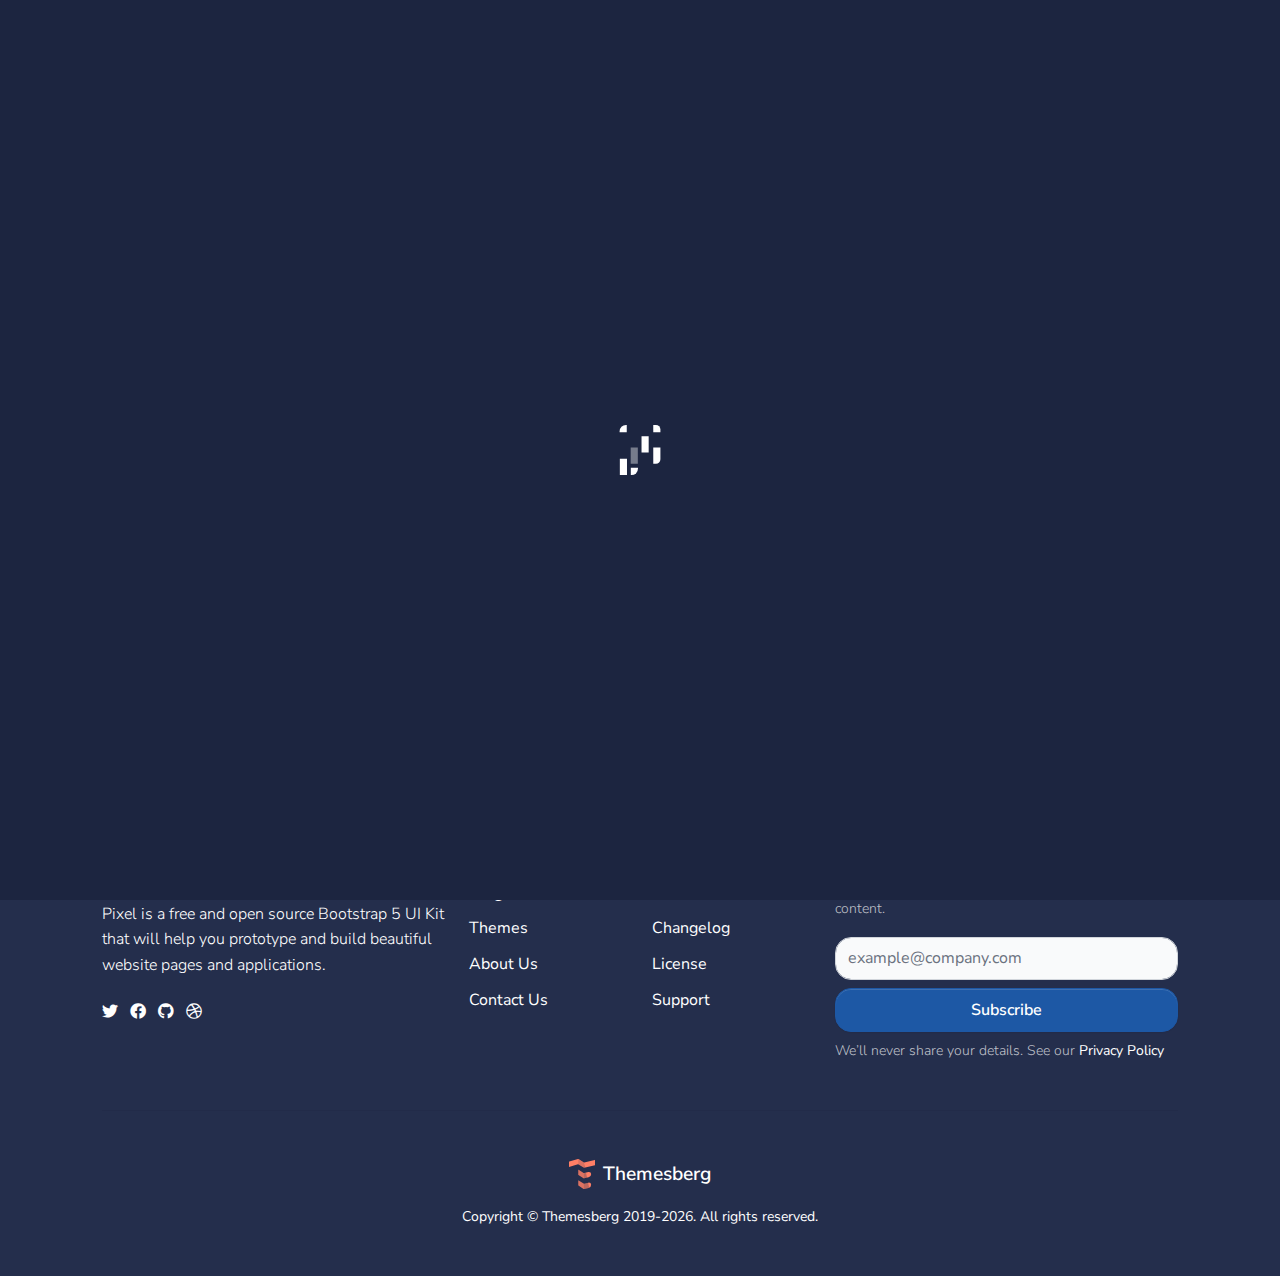
<file: html/components/breadcrumbs.html>
<!--

=========================================================
* Pixel Free Bootstrap 5 UI Kit
=========================================================

* Product Page: https://themesberg.com/product/ui-kit/pixel-free-bootstrap-5-ui-kit
* Copyright 2021 Themesberg (https://www.themesberg.com)

* Coded by https://themesberg.com

=========================================================

* The above copyright notice and this permission notice shall be included in all copies or substantial portions of the Software. Contact us if you want to remove it.

-->
<!DOCTYPE html>
<html lang="en">

<head>
    <meta http-equiv="Content-Type" content="text/html; charset=utf-8" />
<!-- Primary Meta Tags -->
<title>Pixel Bootstrap 5 - Breadcrumbs</title>
<meta name="viewport" content="width=device-width, initial-scale=1, shrink-to-fit=no">
<meta name="title" content="Pixel Bootstrap 5 - Breadcrumbs">
<meta name="author" content="Themesberg">
<meta name="description" content="Open source and free Bootstrap 5 UI Kit featuring 80 UI components, 5 example pages, and a Gulp and Sass workflow.">
<link rel="canonical" href="https://themesberg.com/product/ui-kit/pixel-free-bootstrap-5-ui-kit">

<!-- Open Graph / Facebook -->
<meta property="og:type" content="website">
<meta property="og:url" content="https://demo.themesberg.com/pixel-bootstrap-5-ui-kit">
<meta property="og:title" content="Pixel Bootstrap 5 - Breadcrumbs">
<meta property="og:description" content="Open source and free Bootstrap 5 UI Kit featuring 80 UI components, 5 example pages, and a Gulp and Sass workflow.">
<meta property="og:image" content="https://themesberg.s3.us-east-2.amazonaws.com/public/products/pixel-lite/pixel-lite-preview.jpg">

<!-- Twitter -->
<meta property="twitter:card" content="summary_large_image">
<meta property="twitter:url" content="https://demo.themesberg.com/pixel-bootstrap-5-ui-kit">
<meta property="twitter:title" content="Pixel Bootstrap 5 - Breadcrumbs">
<meta property="twitter:description" content="Open source and free Bootstrap 5 UI Kit featuring 80 UI components, 5 example pages, and a Gulp and Sass workflow.">
<meta property="twitter:image" content="https://themesberg.s3.us-east-2.amazonaws.com/public/products/pixel-lite/pixel-lite-preview.jpg">

<!-- Favicon -->
<link rel="apple-touch-icon" sizes="120x120" href="../../assets/img/favicon/apple-touch-icon.png">
<link rel="icon" type="image/png" sizes="32x32" href="../../assets/img/favicon/favicon-32x32.png">
<link rel="icon" type="image/png" sizes="16x16" href="../../assets/img/favicon/favicon-16x16.png">
<link rel="manifest" href="../../assets/img/favicon/site.webmanifest">
<link rel="mask-icon" href="../../assets/img/favicon/safari-pinned-tab.svg" color="#ffffff">
<meta name="msapplication-TileColor" content="#ffffff">
<meta name="theme-color" content="#ffffff">

<!-- Fontawesome -->
<link type="text/css" href="../../vendor/@fortawesome/fontawesome-free/css/all.min.css" rel="stylesheet">

<!-- Pixel CSS -->
<link type="text/css" href="../../css/pixel.css" rel="stylesheet">


</head>

<body>
    

<header class="header-global">
    <nav id="navbar-main" aria-label="Primary navigation" class="navbar navbar-main navbar-expand-lg navbar-theme-primary headroom navbar-dark">
        <div class="container position-relative">
            <a class="navbar-brand me-lg-5" href="../../index.html">
                <img class="navbar-brand-dark" src="../../assets/img/brand/light.svg" alt="Logo light">
                <img class="navbar-brand-light" src="../../assets/img/brand/dark.svg" alt="Logo dark">
            </a>
            <div class="navbar-collapse collapse me-auto" id="navbar_global">
                <div class="navbar-collapse-header">
                    <div class="row">
                        <div class="col-6 collapse-brand">
                            <a href="../../index.html">
                                <img src="../../assets/img/brand/dark.svg" alt="Themesberg logo">
                            </a>
                        </div>
                        <div class="col-6 collapse-close">
                            <a href="#navbar_global" class="fas fa-times" data-bs-toggle="collapse" data-bs-target="#navbar_global" aria-controls="navbar_global" aria-expanded="false" title="close" aria-label="Toggle navigation"></a>
                        </div>
                    </div>
                </div>
                <ul class="navbar-nav navbar-nav-hover align-items-lg-center">
                    <li class="nav-item dropdown">
                        <a href="#" class="nav-link dropdown-toggle" id="frontPagesDropdown" aria-expanded="false" data-bs-toggle="dropdown">
                            Pages
                            <span class="fas fa-angle-down nav-link-arrow ms-1"></span>
                        </a>
                        <div class="dropdown-menu dropdown-megamenu px-0 py-2 p-lg-4" aria-labelledby="frontPagesDropdown">
                            <div class="row">
                                <div class="col-6 col-lg-4">
                                    <h6 class="d-block mb-3 text-primary">Main pages</h6>
                                    <ul class="list-style-none mb-4">
                                        <li class="mb-2 megamenu-item">
                                            <a class="megamenu-link" href="../../html/pages/about.html">About</a>
                                        </li>
                                        <li class="mb-2 megamenu-item">
                                            <a class="megamenu-link" href="../../html/pages/contact.html">Contact</a>
                                        </li>
                                        <li class="mb-2 megamenu-item">
                                            <a class="megamenu-link" href="https://demo.themesberg.com/pixel-pro/v5/html/pages/pricing.html" target="_blank">Pricing <span class="badge bg-tertiary">Pro</span></a>
                                        </li>
                                        <li class="mb-2 megamenu-item">
                                            <a class="megamenu-link" href="https://demo.themesberg.com/pixel-pro/v5/html/pages/team.html" target="_blank">Team <span class="badge bg-tertiary">Pro</span></a>
                                        </li>
                                        <li class="mb-2 megamenu-item">
                                            <a class="megamenu-link" href="https://demo.themesberg.com/pixel-pro/v5/html/pages/services.html" target="_blank">Services <span class="badge bg-tertiary">Pro</span></a>
                                        </li>
                                        <li class="mb-2 megamenu-item">
                                            <a class="megamenu-link" href="https://demo.themesberg.com/pixel-pro/v5/html/pages/profile.html" target="_blank">Profile <span class="badge bg-tertiary">Pro</span></a>
                                        </li>
                                    </ul>
                                    <h6 class="d-block text-primary">Legal</h6>
                                    <ul class="list-style-none mb-4">
                                        <li class="mb-2 megamenu-item">
                                            <a class="megamenu-link" href="https://demo.themesberg.com/pixel-pro/v5/html/pages/legal.html" target="_blank">Legal center <span class="badge bg-tertiary">Pro</span></a>
                                        </li>
                                        <li class="mb-2 megamenu-item">
                                            <a class="megamenu-link" href="https://demo.themesberg.com/pixel-pro/v5/html/pages/terms.html" target="_blank">Terms <span class="badge bg-tertiary">Pro</span></a>
                                        </li>
                                    </ul>
                                    <h6 class="d-block text-primary">Career</h6>
                                    <ul class="list-style-none mb-4">
                                        <li class="mb-2 megamenu-item">
                                            <a class="megamenu-link" href="https://demo.themesberg.com/pixel-pro/v5/html/pages/careers.html" target="_blank">Careers <span class="badge bg-tertiary">Pro</span></a>
                                        </li>
                                        <li class="mb-2 megamenu-item">
                                            <a class="megamenu-link" href="https://demo.themesberg.com/pixel-pro/v5/html/pages/career-single.html" target="_blank">Career Single <span class="badge bg-tertiary">Pro</span></a>
                                        </li>
                                    </ul>
                                </div>
                                <div class="col-6 col-lg-4">
                                    <h6 class="d-block mb-3 text-primary">Landings</h6>
                                    <ul class="list-style-none mb-4">
                                        <li class="mb-2 megamenu-item">
                                            <a class="megamenu-link" href="../../html/pages/landing-freelancer.html">Freelancer</a>
                                        </li>
                                        <li class="mb-2 megamenu-item">
                                            <a class="megamenu-link" href="https://demo.themesberg.com/pixel-pro/v5/html/pages/landing-app.html" target="_blank">App <span class="badge bg-tertiary">Pro</span></a>
                                        </li>
                                        <li class="mb-2 megamenu-item">
                                            <a class="megamenu-link" href="https://demo.themesberg.com/pixel-pro/v5/html/pages/landing-crypto.html" target="_blank">Crypto <span class="badge bg-tertiary">Pro</span></a>
                                        </li>
                                    </ul>
                                    <h6 class="d-block mb-3 text-primary">Support</h6>
                                    <ul class="list-style-none mb-4">
                                        <li class="mb-2 megamenu-item">
                                            <a class="megamenu-link" href="https://demo.themesberg.com/pixel-pro/v5/html/pages/support.html" target="_blank">Support center <span class="badge bg-tertiary">Pro</span></a>
                                        </li>
                                        <li class="mb-2 megamenu-item">
                                            <a class="megamenu-link" href="https://demo.themesberg.com/pixel-pro/v5/html/pages/support-topic.html" target="_blank">Support topic <span class="badge bg-tertiary">Pro</span></a>
                                        </li>
                                    </ul>
                                    <h6 class="d-block mb-3 text-primary">Blog</h6>
                                    <ul class="list-style-none mb-4">
                                        <li class="mb-2 megamenu-item">
                                            <a class="megamenu-link" href="https://demo.themesberg.com/pixel-pro/v5/html/pages/blog.html" target="_blank">Blog <span class="badge bg-tertiary">Pro</span></a>
                                        </li>
                                        <li class="mb-2 megamenu-item">
                                            <a class="megamenu-link" href="https://demo.themesberg.com/pixel-pro/v5/html/pages/blog-post.html" target="_blank">Blog post <span class="badge bg-tertiary">Pro</span></a>
                                        </li>
                                    </ul>
                                </div>
                                <div class="col-6 col-lg-4">
                                    <h6 class="d-block mb-3 text-primary">User</h6>
                                    <ul class="list-style-none mb-4">
                                        <li class="mb-2 megamenu-item">
                                            <a class="megamenu-link" href="../../html/pages/sign-in.html">Sign in</a>
                                        </li>
                                        <li class="mb-2 megamenu-item">
                                            <a class="megamenu-link" href="../../html/pages/sign-up.html">Sign up</a>
                                        </li>
                                        <li class="mb-2 megamenu-item">
                                            <a class="megamenu-link" href="https://demo.themesberg.com/pixel-pro/v5/html/pages/forgot-password.html" target="_blank">Forgot password <span class="badge bg-tertiary">Pro</span></a>
                                        </li>
                                        <li class="mb-2 megamenu-item">
                                            <a class="megamenu-link" href="https://demo.themesberg.com/pixel-pro/v5/html/pages/reset-password.html" target="_blank">Reset password <span class="badge bg-tertiary">Pro</span></a>
                                        </li>
                                    </ul>
                                    <h6 class="d-block mb-3 text-primary">Special</h6>
                                    <ul class="list-style-none mb-4">
                                        <li class="mb-2 megamenu-item">
                                            <a class="megamenu-link" href="https://demo.themesberg.com/pixel-pro/v5/html/pages/404.html" target="_blank">404 Not Found <span class="badge bg-tertiary">Pro</span></a>
                                        </li>
                                        <li class="mb-2 megamenu-item">
                                            <a class="megamenu-link" href="https://demo.themesberg.com/pixel-pro/v5/html/pages/500.html" target="_blank">500 Server Error <span class="badge bg-tertiary">Pro</span></a>
                                        </li>
                                        <li class="mb-2 megamenu-item">
                                            <a class="megamenu-link" href="https://demo.themesberg.com/pixel-pro/v5/html/pages/maintenance.html" target="_blank">Maintenance <span class="badge bg-tertiary">Pro</span></a>
                                        </li>
                                        <li class="mb-2 megamenu-item">
                                            <a class="megamenu-link" href="https://demo.themesberg.com/pixel-pro/v5/html/pages/coming-soon.html" target="_blank">Coming soon <span class="badge bg-tertiary">Pro</span></a>
                                        </li>
                                        <li class="mb-2 megamenu-item">
                                            <a class="megamenu-link" href="../../html/pages/blank.html">Blank page</a>
                                        </li>
                                    </ul>
                                </div>
                            </div>
                        </div>
                    </li>
                    <li class="nav-item dropdown">
                        <a href="#" class="nav-link dropdown-toggle" id="dashboardDropdown" aria-expanded="false" data-bs-toggle="dropdown">
                            Dashboard
                            <span class="fas fa-angle-down nav-link-arrow ms-1"></span>
                        </a>
                        <div class="dropdown-menu dropdown-megamenu-sm px-0 py-2 p-lg-4" aria-labelledby="dashboardDropdown">
                            <div class="row">
                                <div class="col-6">
                                    <h6 class="d-block mb-3 text-primary">User dashboard</h6>
                                    <ul class="list-style-none mb-4">
                                        <li class="mb-2 megamenu-item">
                                            <a class="megamenu-link" href="https://demo.themesberg.com/pixel-pro/v5/html/dashboard/account.html" target="_blank">My account <span class="badge bg-tertiary">Pro</span></a>
                                        </li>
                                        <li class="mb-2 megamenu-item">
                                            <a class="megamenu-link" href="https://demo.themesberg.com/pixel-pro/v5/html/dashboard/settings.html" target="_blank">Settings <span class="badge bg-tertiary">Pro</span></a>
                                        </li>
                                        <li class="mb-2 megamenu-item">
                                            <a class="megamenu-link" href="https://demo.themesberg.com/pixel-pro/v5/html/dashboard/security.html" target="_blank">Security <span class="badge bg-tertiary">Pro</span></a>
                                        </li>
                                    </ul>
                                    <h6 class="d-block mb-3 text-primary">Items</h6>
                                    <ul class="list-style-none">
                                        <li class="mb-2 megamenu-item">
                                            <a class="megamenu-link" href="https://demo.themesberg.com/pixel-pro/v5/html/dashboard/my-items.html" target="_blank">My items <span class="badge bg-tertiary">Pro</span></a>
                                        </li>
                                        <li class="mb-2 megamenu-item">
                                            <a class="megamenu-link" href="https://demo.themesberg.com/pixel-pro/v5/html/dashboard/edit-item.html" target="_blank">Edit item <span class="badge bg-tertiary">Pro</span></a>
                                        </li>
                                    </ul>
                                </div>
                                <div class="col-6">
                                    <h6 class="d-block mb-3 text-primary">Messaging</h6>
                                    <ul class="list-style-none mb-4">
                                        <li class="mb-2 megamenu-item">
                                            <a class="megamenu-link" href="https://demo.themesberg.com/pixel-pro/v5/html/dashboard/messages.html" target="_blank">Messages <span class="badge bg-tertiary">Pro</span></a>
                                        </li>
                                        <li class="mb-2 megamenu-item">
                                            <a class="megamenu-link" href="https://demo.themesberg.com/pixel-pro/v5/html/dashboard/single-message.html" target="_blank">Chat <span class="badge bg-tertiary">Pro</span></a>
                                        </li>
                                    </ul>
                                    <h6 class="d-block mb-3 text-primary">Billing</h6>
                                    <ul class="list-style-none mb-4">
                                        <li class="mb-2 megamenu-item">
                                            <a class="megamenu-link" href="https://demo.themesberg.com/pixel-pro/v5/html/dashboard/billing.html" target="_blank">Billing details <span class="badge bg-tertiary">Pro</span></a>
                                        </li>
                                        <li class="mb-2 megamenu-item">
                                            <a class="megamenu-link" href="https://demo.themesberg.com/pixel-pro/v5/html/dashboard/invoice.html" target="_blank">Invoice <span class="badge bg-tertiary">Pro</span></a>
                                        </li>
                                    </ul>
                                </div>
                            </div>
                        </div>
                    </li>
                    <li class="nav-item dropdown">
                        <a href="#" class="nav-link dropdown-toggle" id="componentsDropdown" aria-expanded="false" data-bs-toggle="dropdown">
                            Components
                            <span class="fas fa-angle-down nav-link-arrow ms-1"></span>
                        </a>
                        <div class="dropdown-menu dropdown-megamenu-md p-0" aria-labelledby="componentsDropdown">
                            <div class="row g-0">
                                <div class="col-lg-6 bg-dark d-none d-lg-block me-0 me-3">
                                    <div class="px-0 py-3 text-center">
                                        <img src="../../assets/img/megamenu_image.png" alt="Pixel Components">
                                    </div>
                                </div>
                                <div class="col ps-0 py-3">
                                    <ul class="list-style-none">
                                        <li><a class="dropdown-item" href="../../html/components/accordions.html">Accordions</a></li>
                                        <li><a class="dropdown-item" href="../../html/components/alerts.html">Alerts</a></li>
                                        <li><a class="dropdown-item" href="../../html/components/badges.html">Badges</a></li>
                                        <li><a class="dropdown-item" href="../../html/components/cards.html">Cards</a></li>
                                        <li><a class="dropdown-item" href="https://demo.themesberg.com/pixel-pro/v5/html/components/charts.html" target="_blank">Charts <span class="badge bg-tertiary">Pro</span></a></li>
                                        <li><a class="dropdown-item" href="../../html/components/bootstrap-carousels.html">Carousels</a></li>
                                        <li><a class="dropdown-item" href="../../html/components/breadcrumbs.html">Breadcrumbs</a></li>
                                        <li><a class="dropdown-item" href="../../html/components/buttons.html">Buttons</a></li>
                                        <li><a class="dropdown-item" href="https://demo.themesberg.com/pixel-pro/v5/html/components/counters.html" target="_blank">Counters <span class="badge bg-tertiary">Pro</span></a></li>
                                    </ul>
                                </div>
                                <div class="col ps-0 py-3">
                                    <ul class="list-style-none">
                                        <li><a class="dropdown-item" href="../../html/components/dropdowns.html">Dropdowns</a></li>
                                        <li><a class="dropdown-item" href="https://demo.themesberg.com/pixel-pro/v5/html/components/e-commerce.html" target="_blank">E-commerce <span class="badge bg-tertiary">Pro</span></a></li>
                                        <li><a class="dropdown-item" href="../../html/components/forms.html">Forms</a></li>
                                        <li><a class="dropdown-item" href="https://demo.themesberg.com/pixel-pro/v5/html/components/icon-boxes.html" target="_blank">Icon Boxes <span class="badge bg-tertiary">Pro</span></a></li>
                                        <li><a class="dropdown-item" href="../../html/components/modals.html">Modals</a></li>
                                        <li><a class="dropdown-item" href="../../html/components/navs.html">Navs</a></li>
                                        <li><a class="dropdown-item" href="https://demo.themesberg.com/pixel-pro/v5/html/components/glidejs-carousels.html" target="_blank">GlideJS <span class="badge bg-tertiary">Pro</span></a></li>
                                        <li><a class="dropdown-item" href="../../html/components/pagination.html">Pagination</a></li>
                                        <li><a class="dropdown-item" href="../../html/components/popovers.html">Popovers</a></li>
                                    </ul>
                                </div>
                                <div class="col ps-0 py-3">
                                    <ul class="list-style-none">
                                        <li><a class="dropdown-item" href="../../html/components/progress-bars.html">Progress Bars</a></li>
                                        <li><a class="dropdown-item" href="https://demo.themesberg.com/pixel-pro/v5/html/components/steps.html" target="_blank">Steps <span class="badge bg-tertiary">Pro</span></a></li>
                                        <li><a class="dropdown-item" href="../../html/components/tables.html">Tables</a></li>
                                        <li><a class="dropdown-item" href="../../html/components/tabs.html">Tabs</a> </li>
                                        <li><a class="dropdown-item" href="../../html/components/toasts.html">Toasts</a> </li>
                                        <li><a class="dropdown-item" href="https://demo.themesberg.com/pixel-pro/v5/html/components/timelines.html" target="_blank">Timelines <span class="badge bg-tertiary">Pro</span></a></li>
                                        <li><a class="dropdown-item" href="../../html/components/tooltips.html">Tooltips</a></li>
                                        <li><a class="dropdown-item" href="../../html/components/typography.html">Typography</a></li>
                                        <li><a class="dropdown-item" href="https://demo.themesberg.com/pixel-pro/v5/html/components/widgets.html" target="_blank">Widgets <span class="badge bg-tertiary">Pro</span></a></li>
                                    </ul>
                                </div>
                            </div>
                        </div>
                    </li>
                    <li class="nav-item dropdown">
                        <a href="#" class="nav-link dropdown-toggle" data-bs-toggle="dropdown" id="supportDropdown" aria-expanded="false">
                            Support
                            <span class="fas fa-angle-down nav-link-arrow ms-1"></span>
                        </a>
                        <div class="dropdown-menu dropdown-menu-lg" aria-labelledby="supportDropdown">
                            <div class="col-auto px-0">
                                <div class="list-group list-group-flush">
                                    <a href="https://themesberg.com/docs/bootstrap-5/pixel/getting-started/quick-start/" target="_blank" class="list-group-item list-group-item-action d-flex align-items-center p-0 py-3 px-lg-4">
                                        <span class="icon icon-sm"><span class="fas fa-file-alt"></span></span>
                                        <div class="ms-4">
                                            <span class="d-block font-small fw-bold mb-0">Documentation<span class="badge badge-sm badge-secondary ms-2">v3.1</span></span>
                                            <span class="small">Examples and guides</span>
                                        </div>
                                    </a>
                                    <a href="https://github.com/themesberg/pixel-bootstrap-ui-kit/issues" target="_blank" class="list-group-item list-group-item-action d-flex align-items-center p-0 py-3 px-lg-4">
                                        <span class="icon icon-sm"><span class="fas fa-microphone-alt"></span></span>
                                        <div class="ms-4">
                                            <span class="d-block font-small fw-bold mb-0">Support</span>
                                            <span class="small">Need help? Ask us!</span>
                                        </div>
                                    </a>
                                </div>
                            </div>
                        </div>
                    </li>
                </ul>
            </div>
            <div class="d-flex align-items-center">
                <a href="https://themesberg.com/docs/bootstrap-5/pixel/getting-started/quick-start/" target="_blank" class="btn btn-outline-gray-100 d-none d-lg-inline me-md-3"><span class="fas fa-book me-2"></span> Docs</a>
                <a href="https://themesberg.com/product/ui-kit/pixel-free-bootstrap-5-ui-kit" target="_blank" class="btn btn-tertiary"><i class="fas fa-cloud-download-alt me-2"></i> Download</a>
                <button class="navbar-toggler ms-2" type="button" data-bs-toggle="collapse" data-bs-target="#navbar_global" aria-controls="navbar_global" aria-expanded="false" aria-label="Toggle navigation">
                    <span class="navbar-toggler-icon"></span>
                </button>
            </div>
        </div>
    </nav>
</header>
    <main>

        <div class="preloader bg-dark flex-column justify-content-center align-items-center">
    <svg id="loader-logo" xmlns="http://www.w3.org/2000/svg" width="50" height="50" viewBox="0 0 64 78.4">
        <path fill="#fff" d="M10,0h1.2V11.2H0V10A10,10,0,0,1,10,0Z"/>
        <rect fill="none" stroke="#fff" stroke-width="11.2" x="40" y="17.6" width="0" height="25.6"/>
        <rect fill="none" stroke="#fff" stroke-opacity="0.4" stroke-width="11.2" x="23" y="35.2" width="0" height="25.6"/>
        <path fill="#fff" d="M52.8,35.2H64V53.8a7,7,0,0,1-7,7H52.8V35.2Z"/>
        <rect fill="none" stroke="#fff" stroke-width="11.2" x="6" y="52.8" width="0" height="25.6"/>
        <path fill="#fff" d="M52.8,0H57a7,7,0,0,1,7,7h0v4.2H52.8V0Z"/>
        <rect fill="none" stroke="#fff" stroke-opacity="0.4" stroke-width="11.2" x="57.8" y="17.6" width="0" height="11.2"/>
        <rect fill="none" stroke="#fff" stroke-width="11.2" x="6" y="35.2" width="0" height="11.2"/>
        <rect fill="none" stroke="#fff" stroke-width="11.2" x="40.2" y="49.6" width="0" height="11.2"/>
        <path fill="#fff" d="M17.6,67.2H28.8v1.2a10,10,0,0,1-10,10H17.6V67.2Z"/>
        <rect fill="none" stroke="#fff" stroke-opacity="0.4" stroke-width="28.8" x="31.6" width="0" height="11.2"/>
        <rect fill="none" stroke="#fff" x="14" stroke-width="28.8" y="17.6" width="0" height="11.2"/>
    </svg>
</div>
        <!-- Hero -->
        <div class="section-header pb-6 bg-primary text-white">
            <div class="container">
                <div class="row justify-content-center">
                    <div class="col-12 col-md-8 text-center">
                        <h1 class="display-3 mb-4">Breadcrumbs</h1>
                        <p class="lead mb-5">Indicate the current page’s location within a navigational hierarchy that automatically adds separators via CSS.</p>
                        <div class="alert bg-secondary" role="alert">
                            <span class="fas fa-info-circle"></span>
                            <a class="fw-bold text-white text-underline mx-1" href="https://themesberg.com/docs/pixel-bootstrap/components/breadcrumbs/" target="_blank">See our Documentation</a> for a detailed technical explanation.
                        </div>
                    </div>
                </div>
            </div>
        </div>
        <!-- End of Hero -->
        
        <!-- Section -->
<div class="section section-md">
    <div class="container">
        <div class="row justify-content-center">
            <div class="col-12 col-md-8">
                <div class="mb-6">
                    <!--Breadcrumb-->
                    <nav aria-label="breadcrumb">
                        <ol class="breadcrumb breadcrumb-text-light breadcrumb-primary text-white">
                            <li class="breadcrumb-item"><a href="#">Home</a></li>
                            <li class="breadcrumb-item"><a href="#">Library</a></li>
                            <li class="breadcrumb-item active" aria-current="page">Data</li>
                        </ol>
                    </nav>
                    <!--End of Breadcrumb-->
                    <!--Breadcrumb-->
                    <nav aria-label="breadcrumb">
                        <ol class="breadcrumb breadcrumb-text-light breadcrumb-secondary text-white">
                            <li class="breadcrumb-item"><a href="#">Home</a></li>
                            <li class="breadcrumb-item"><a href="#">Library</a></li>
                            <li class="breadcrumb-item active" aria-current="page">Data</li>
                        </ol>
                    </nav>
                    <!--End of Breadcrumb-->
                    <!--Breadcrumb-->
                    <nav aria-label="breadcrumb">
                        <ol class="breadcrumb breadcrumb-text-light breadcrumb-tertiary text-white">
                            <li class="breadcrumb-item"><a href="#">Home</a></li>
                            <li class="breadcrumb-item"><a href="#">Library</a></li>
                            <li class="breadcrumb-item active" aria-current="page">Data</li>
                        </ol>
                    </nav>
                    <!--End of Breadcrumb-->
                </div>
            </div>
        </div>
    </div>
</div>
<!-- End of Section -->

    </main>
    <footer class="footer pt-6 pb-5 bg-primary text-white">
    <div class="container">
        <div class="row">
            <div class="col-md-4">
                <img class="navbar-brand-dark mb-4" height="35" src="../../assets/img/brand/light.svg"
                    alt="Logo light">
                <p>Pixel is a free and open source Bootstrap 5 UI Kit that will help you prototype and build beautiful website pages and applications.</p>
                <ul class="social-buttons mb-5 mb-lg-0">
                    <li>
                        <a href="https://twitter.com/themesberg" aria-label="twitter social link"
                            class="icon-white me-2">
                            <span class="fab fa-twitter"></span>
                        </a>
                    </li>
                    <li>
                        <a href="https://www.facebook.com/themesberg/" class="icon-white me-2"
                            aria-label="facebook social link">
                            <span class="fab fa-facebook"></span>
                        </a>
                    </li>
                    <li>
                        <a href="https://github.com/themesberg" aria-label="github social link" class="icon-white me-2">
                            <span class="fab fa-github"></span>
                        </a>
                    </li>
                    <li>
                        <a href="https://dribbble.com/themesberg" class="icon-white" aria-label="dribbble social link">
                            <span class="fab fa-dribbble"></span>
                        </a>
                    </li>
                </ul>
            </div>
            <div class="col-6 col-md-2 mb-5 mb-lg-0">
                <span class="h5">Themesberg</span>
                <ul class="footer-links mt-2">
                    <li><a target="_blank" href="https://themesberg.com/blog">Blog</a></li>
                    <li><a target="_blank" href="https://themesberg.com/themes">Themes</a></li>
                    <li><a target="_blank" href="https://themesberg.com/about">About Us</a></li>
                    <li><a target="_blank" href="https://themesberg.com/contact">Contact Us</a></li>
                </ul>
            </div>
            <div class="col-6 col-md-2 mb-5 mb-lg-0">
                <span class="h5">Other</span>
                <ul class="footer-links mt-2">
                    <li><a href="https://themesberg.com/docs/bootstrap-5/pixel/getting-started/quick-start/"
                            target="_blank">Docs</a></li>
                    <li><a href="https://themesberg.com/docs/pixel-bootstrap/getting-started/changelog"
                            target="_blank">Changelog</a></li>
                    <li><a target="_blank" href="https://themesberg.com/licensing">License</a>
                    </li>
                    <li><a target="_blank"
                            href="https://github.com/themesberg/pixel-bootstrap-ui-kit/issues">Support</a></li>
                </ul>
            </div>
            <div class="col-12 col-md-4 mb-5 mb-lg-0">
                <span class="h5">Subscribe</span>
                <p class="text-muted font-small mt-2">Join our mailing list. We write rarely, but only the best content.
                </p>
                <form action="#">
                    <div class="form-row mb-2">
                        <div class="col-12">
                            <label class="h6 fw-normal text-muted d-none" for="exampleInputEmail3">Email address</label>
                            <input type="email" class="form-control mb-2" placeholder="example@company.com" name="email"
                                aria-label="Subscribe form" id="exampleInputEmail3" required>
                        </div>
                        <div class="col-12 d-grid">
                            <button type="submit" class="btn btn-tertiary" data-loading-text="Sending">
                                <span>Subscribe</span>
                            </button>
                        </div>
                    </div>
                </form>
                <p class="text-muted font-small m-0">We’ll never share your details. See our <a class="text-white"
                        href="#">Privacy Policy</a></p>
            </div>
        </div>
        <hr class="bg-secondary my-3 my-lg-5">
        <div class="row">
            <div class="col mb-md-0">
                <a href="https://themesberg.com" target="_blank" class="d-flex justify-content-center mb-3">
                    <img src="../../assets/img/themesberg.svg" height="30" class="me-2" alt="Themesberg Logo">
                    <p class="text-white fw-bold footer-logo-text m-0">Themesberg</p>
                </a>
                <div class="d-flex text-center justify-content-center align-items-center" role="contentinfo">
                    <p class="fw-normal font-small mb-0">Copyright © Themesberg 2019-<span
                            class="current-year">2021</span>. All rights reserved.</p>
                </div>
            </div>
        </div>
    </div>
</footer>

    <!-- Core -->
<script src="../../vendor/@popperjs/core/dist/umd/popper.min.js"></script>
<script src="../../vendor/bootstrap/dist/js/bootstrap.min.js"></script>
<script src="../../vendor/headroom.js/dist/headroom.min.js"></script>

<!-- Vendor JS -->
<script src="../../vendor/onscreen/dist/on-screen.umd.min.js"></script>
<script src="../../vendor/jarallax/dist/jarallax.min.js"></script>
<script src="../../vendor/smooth-scroll/dist/smooth-scroll.polyfills.min.js"></script>
<script src="../../vendor/vivus/dist/vivus.min.js"></script>
<script src="../../vendor/vanillajs-datepicker/dist/js/datepicker.min.js"></script>

<script async defer src="https://buttons.github.io/buttons.js"></script>

<!-- Pixel JS -->
<script src="../../assets/js/pixel.js"></script>

</body>

</html>
</file>
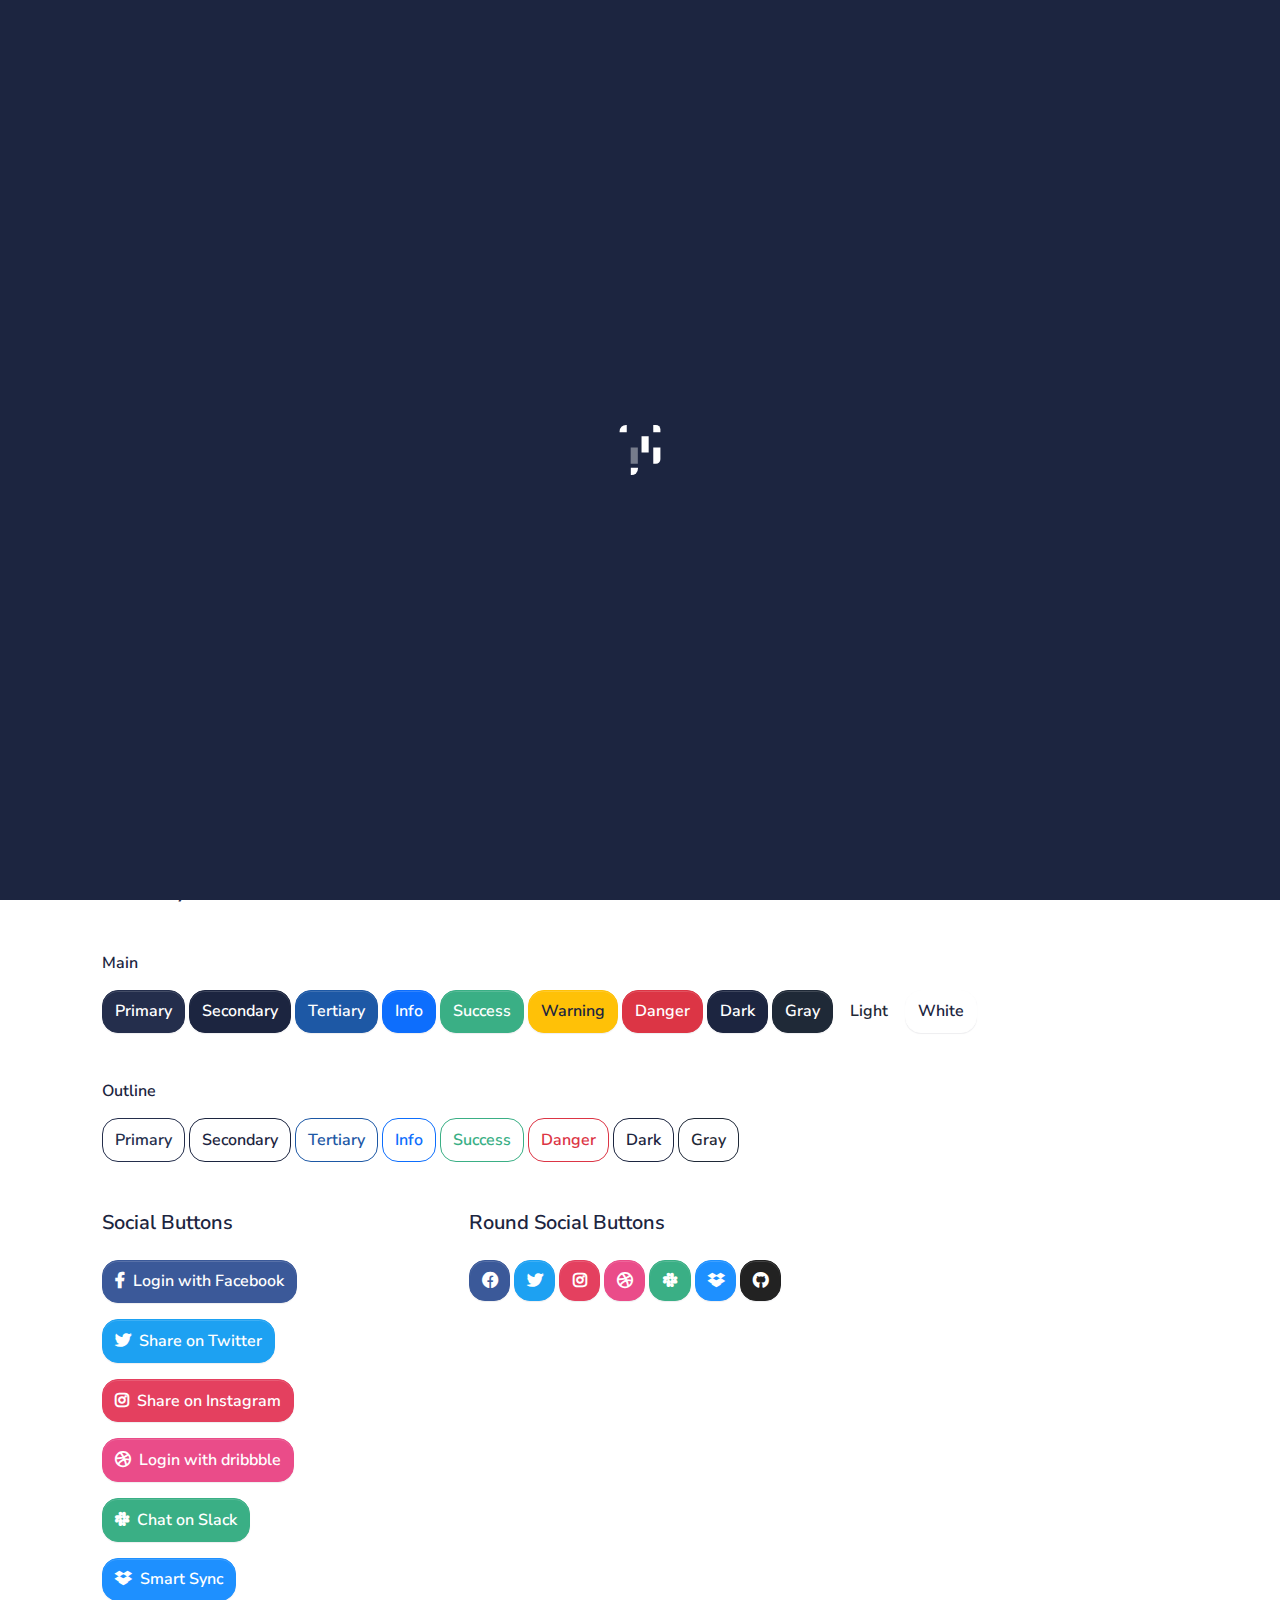
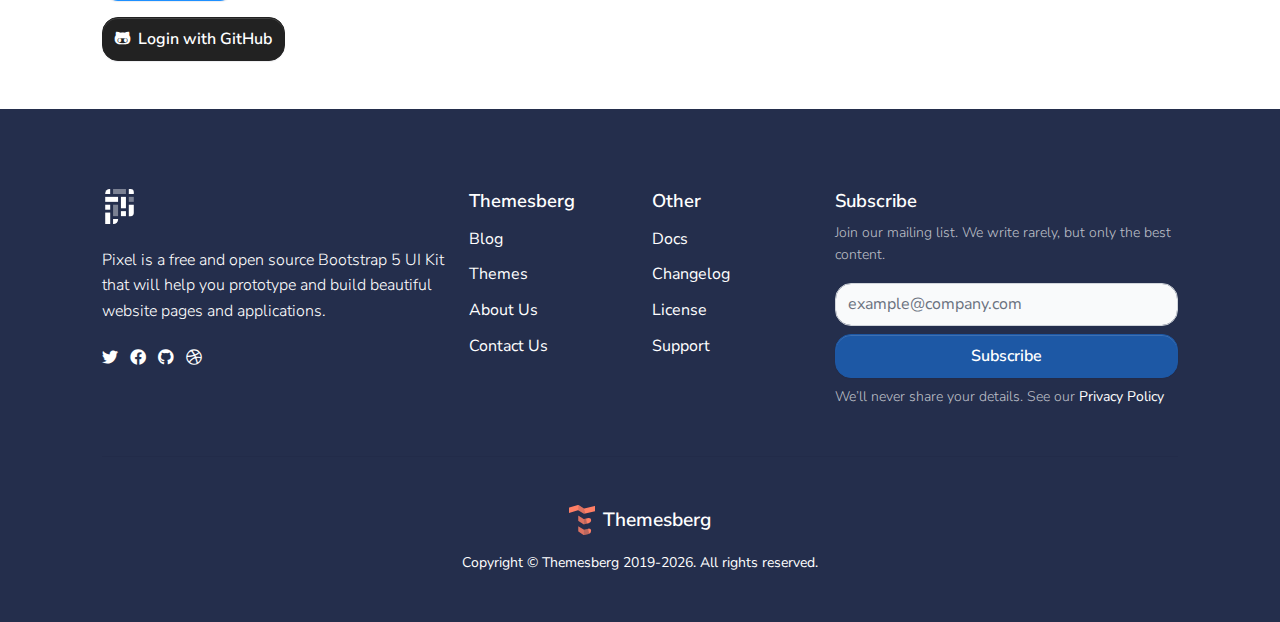
<file: html/components/buttons.html>
<!--

=========================================================
* Pixel Free Bootstrap 5 UI Kit
=========================================================

* Product Page: https://themesberg.com/product/ui-kit/pixel-free-bootstrap-5-ui-kit
* Copyright 2021 Themesberg (https://www.themesberg.com)

* Coded by https://themesberg.com

=========================================================

* The above copyright notice and this permission notice shall be included in all copies or substantial portions of the Software. Contact us if you want to remove it.

-->
<!DOCTYPE html>
<html lang="en">

<head>
    <meta http-equiv="Content-Type" content="text/html; charset=utf-8" />
<!-- Primary Meta Tags -->
<title>Pixel Bootstrap 5 - Buttons</title>
<meta name="viewport" content="width=device-width, initial-scale=1, shrink-to-fit=no">
<meta name="title" content="Pixel Bootstrap 5 - Buttons">
<meta name="author" content="Themesberg">
<meta name="description" content="Open source and free Bootstrap 5 UI Kit featuring 80 UI components, 5 example pages, and a Gulp and Sass workflow.">
<link rel="canonical" href="https://themesberg.com/product/ui-kit/pixel-free-bootstrap-5-ui-kit">

<!-- Open Graph / Facebook -->
<meta property="og:type" content="website">
<meta property="og:url" content="https://demo.themesberg.com/pixel-bootstrap-5-ui-kit">
<meta property="og:title" content="Pixel Bootstrap 5 - Buttons">
<meta property="og:description" content="Open source and free Bootstrap 5 UI Kit featuring 80 UI components, 5 example pages, and a Gulp and Sass workflow.">
<meta property="og:image" content="https://themesberg.s3.us-east-2.amazonaws.com/public/products/pixel-lite/pixel-lite-preview.jpg">

<!-- Twitter -->
<meta property="twitter:card" content="summary_large_image">
<meta property="twitter:url" content="https://demo.themesberg.com/pixel-bootstrap-5-ui-kit">
<meta property="twitter:title" content="Pixel Bootstrap 5 - Buttons">
<meta property="twitter:description" content="Open source and free Bootstrap 5 UI Kit featuring 80 UI components, 5 example pages, and a Gulp and Sass workflow.">
<meta property="twitter:image" content="https://themesberg.s3.us-east-2.amazonaws.com/public/products/pixel-lite/pixel-lite-preview.jpg">

<!-- Favicon -->
<link rel="apple-touch-icon" sizes="120x120" href="../../assets/img/favicon/apple-touch-icon.png">
<link rel="icon" type="image/png" sizes="32x32" href="../../assets/img/favicon/favicon-32x32.png">
<link rel="icon" type="image/png" sizes="16x16" href="../../assets/img/favicon/favicon-16x16.png">
<link rel="manifest" href="../../assets/img/favicon/site.webmanifest">
<link rel="mask-icon" href="../../assets/img/favicon/safari-pinned-tab.svg" color="#ffffff">
<meta name="msapplication-TileColor" content="#ffffff">
<meta name="theme-color" content="#ffffff">

<!-- Fontawesome -->
<link type="text/css" href="../../vendor/@fortawesome/fontawesome-free/css/all.min.css" rel="stylesheet">

<!-- Pixel CSS -->
<link type="text/css" href="../../css/pixel.css" rel="stylesheet">


</head>

<body>
    

<header class="header-global">
    <nav id="navbar-main" aria-label="Primary navigation" class="navbar navbar-main navbar-expand-lg navbar-theme-primary headroom navbar-dark">
        <div class="container position-relative">
            <a class="navbar-brand me-lg-5" href="../../index.html">
                <img class="navbar-brand-dark" src="../../assets/img/brand/light.svg" alt="Logo light">
                <img class="navbar-brand-light" src="../../assets/img/brand/dark.svg" alt="Logo dark">
            </a>
            <div class="navbar-collapse collapse me-auto" id="navbar_global">
                <div class="navbar-collapse-header">
                    <div class="row">
                        <div class="col-6 collapse-brand">
                            <a href="../../index.html">
                                <img src="../../assets/img/brand/dark.svg" alt="Themesberg logo">
                            </a>
                        </div>
                        <div class="col-6 collapse-close">
                            <a href="#navbar_global" class="fas fa-times" data-bs-toggle="collapse" data-bs-target="#navbar_global" aria-controls="navbar_global" aria-expanded="false" title="close" aria-label="Toggle navigation"></a>
                        </div>
                    </div>
                </div>
                <ul class="navbar-nav navbar-nav-hover align-items-lg-center">
                    <li class="nav-item dropdown">
                        <a href="#" class="nav-link dropdown-toggle" id="frontPagesDropdown" aria-expanded="false" data-bs-toggle="dropdown">
                            Pages
                            <span class="fas fa-angle-down nav-link-arrow ms-1"></span>
                        </a>
                        <div class="dropdown-menu dropdown-megamenu px-0 py-2 p-lg-4" aria-labelledby="frontPagesDropdown">
                            <div class="row">
                                <div class="col-6 col-lg-4">
                                    <h6 class="d-block mb-3 text-primary">Main pages</h6>
                                    <ul class="list-style-none mb-4">
                                        <li class="mb-2 megamenu-item">
                                            <a class="megamenu-link" href="../../html/pages/about.html">About</a>
                                        </li>
                                        <li class="mb-2 megamenu-item">
                                            <a class="megamenu-link" href="../../html/pages/contact.html">Contact</a>
                                        </li>
                                        <li class="mb-2 megamenu-item">
                                            <a class="megamenu-link" href="https://demo.themesberg.com/pixel-pro/v5/html/pages/pricing.html" target="_blank">Pricing <span class="badge bg-tertiary">Pro</span></a>
                                        </li>
                                        <li class="mb-2 megamenu-item">
                                            <a class="megamenu-link" href="https://demo.themesberg.com/pixel-pro/v5/html/pages/team.html" target="_blank">Team <span class="badge bg-tertiary">Pro</span></a>
                                        </li>
                                        <li class="mb-2 megamenu-item">
                                            <a class="megamenu-link" href="https://demo.themesberg.com/pixel-pro/v5/html/pages/services.html" target="_blank">Services <span class="badge bg-tertiary">Pro</span></a>
                                        </li>
                                        <li class="mb-2 megamenu-item">
                                            <a class="megamenu-link" href="https://demo.themesberg.com/pixel-pro/v5/html/pages/profile.html" target="_blank">Profile <span class="badge bg-tertiary">Pro</span></a>
                                        </li>
                                    </ul>
                                    <h6 class="d-block text-primary">Legal</h6>
                                    <ul class="list-style-none mb-4">
                                        <li class="mb-2 megamenu-item">
                                            <a class="megamenu-link" href="https://demo.themesberg.com/pixel-pro/v5/html/pages/legal.html" target="_blank">Legal center <span class="badge bg-tertiary">Pro</span></a>
                                        </li>
                                        <li class="mb-2 megamenu-item">
                                            <a class="megamenu-link" href="https://demo.themesberg.com/pixel-pro/v5/html/pages/terms.html" target="_blank">Terms <span class="badge bg-tertiary">Pro</span></a>
                                        </li>
                                    </ul>
                                    <h6 class="d-block text-primary">Career</h6>
                                    <ul class="list-style-none mb-4">
                                        <li class="mb-2 megamenu-item">
                                            <a class="megamenu-link" href="https://demo.themesberg.com/pixel-pro/v5/html/pages/careers.html" target="_blank">Careers <span class="badge bg-tertiary">Pro</span></a>
                                        </li>
                                        <li class="mb-2 megamenu-item">
                                            <a class="megamenu-link" href="https://demo.themesberg.com/pixel-pro/v5/html/pages/career-single.html" target="_blank">Career Single <span class="badge bg-tertiary">Pro</span></a>
                                        </li>
                                    </ul>
                                </div>
                                <div class="col-6 col-lg-4">
                                    <h6 class="d-block mb-3 text-primary">Landings</h6>
                                    <ul class="list-style-none mb-4">
                                        <li class="mb-2 megamenu-item">
                                            <a class="megamenu-link" href="../../html/pages/landing-freelancer.html">Freelancer</a>
                                        </li>
                                        <li class="mb-2 megamenu-item">
                                            <a class="megamenu-link" href="https://demo.themesberg.com/pixel-pro/v5/html/pages/landing-app.html" target="_blank">App <span class="badge bg-tertiary">Pro</span></a>
                                        </li>
                                        <li class="mb-2 megamenu-item">
                                            <a class="megamenu-link" href="https://demo.themesberg.com/pixel-pro/v5/html/pages/landing-crypto.html" target="_blank">Crypto <span class="badge bg-tertiary">Pro</span></a>
                                        </li>
                                    </ul>
                                    <h6 class="d-block mb-3 text-primary">Support</h6>
                                    <ul class="list-style-none mb-4">
                                        <li class="mb-2 megamenu-item">
                                            <a class="megamenu-link" href="https://demo.themesberg.com/pixel-pro/v5/html/pages/support.html" target="_blank">Support center <span class="badge bg-tertiary">Pro</span></a>
                                        </li>
                                        <li class="mb-2 megamenu-item">
                                            <a class="megamenu-link" href="https://demo.themesberg.com/pixel-pro/v5/html/pages/support-topic.html" target="_blank">Support topic <span class="badge bg-tertiary">Pro</span></a>
                                        </li>
                                    </ul>
                                    <h6 class="d-block mb-3 text-primary">Blog</h6>
                                    <ul class="list-style-none mb-4">
                                        <li class="mb-2 megamenu-item">
                                            <a class="megamenu-link" href="https://demo.themesberg.com/pixel-pro/v5/html/pages/blog.html" target="_blank">Blog <span class="badge bg-tertiary">Pro</span></a>
                                        </li>
                                        <li class="mb-2 megamenu-item">
                                            <a class="megamenu-link" href="https://demo.themesberg.com/pixel-pro/v5/html/pages/blog-post.html" target="_blank">Blog post <span class="badge bg-tertiary">Pro</span></a>
                                        </li>
                                    </ul>
                                </div>
                                <div class="col-6 col-lg-4">
                                    <h6 class="d-block mb-3 text-primary">User</h6>
                                    <ul class="list-style-none mb-4">
                                        <li class="mb-2 megamenu-item">
                                            <a class="megamenu-link" href="../../html/pages/sign-in.html">Sign in</a>
                                        </li>
                                        <li class="mb-2 megamenu-item">
                                            <a class="megamenu-link" href="../../html/pages/sign-up.html">Sign up</a>
                                        </li>
                                        <li class="mb-2 megamenu-item">
                                            <a class="megamenu-link" href="https://demo.themesberg.com/pixel-pro/v5/html/pages/forgot-password.html" target="_blank">Forgot password <span class="badge bg-tertiary">Pro</span></a>
                                        </li>
                                        <li class="mb-2 megamenu-item">
                                            <a class="megamenu-link" href="https://demo.themesberg.com/pixel-pro/v5/html/pages/reset-password.html" target="_blank">Reset password <span class="badge bg-tertiary">Pro</span></a>
                                        </li>
                                    </ul>
                                    <h6 class="d-block mb-3 text-primary">Special</h6>
                                    <ul class="list-style-none mb-4">
                                        <li class="mb-2 megamenu-item">
                                            <a class="megamenu-link" href="https://demo.themesberg.com/pixel-pro/v5/html/pages/404.html" target="_blank">404 Not Found <span class="badge bg-tertiary">Pro</span></a>
                                        </li>
                                        <li class="mb-2 megamenu-item">
                                            <a class="megamenu-link" href="https://demo.themesberg.com/pixel-pro/v5/html/pages/500.html" target="_blank">500 Server Error <span class="badge bg-tertiary">Pro</span></a>
                                        </li>
                                        <li class="mb-2 megamenu-item">
                                            <a class="megamenu-link" href="https://demo.themesberg.com/pixel-pro/v5/html/pages/maintenance.html" target="_blank">Maintenance <span class="badge bg-tertiary">Pro</span></a>
                                        </li>
                                        <li class="mb-2 megamenu-item">
                                            <a class="megamenu-link" href="https://demo.themesberg.com/pixel-pro/v5/html/pages/coming-soon.html" target="_blank">Coming soon <span class="badge bg-tertiary">Pro</span></a>
                                        </li>
                                        <li class="mb-2 megamenu-item">
                                            <a class="megamenu-link" href="../../html/pages/blank.html">Blank page</a>
                                        </li>
                                    </ul>
                                </div>
                            </div>
                        </div>
                    </li>
                    <li class="nav-item dropdown">
                        <a href="#" class="nav-link dropdown-toggle" id="dashboardDropdown" aria-expanded="false" data-bs-toggle="dropdown">
                            Dashboard
                            <span class="fas fa-angle-down nav-link-arrow ms-1"></span>
                        </a>
                        <div class="dropdown-menu dropdown-megamenu-sm px-0 py-2 p-lg-4" aria-labelledby="dashboardDropdown">
                            <div class="row">
                                <div class="col-6">
                                    <h6 class="d-block mb-3 text-primary">User dashboard</h6>
                                    <ul class="list-style-none mb-4">
                                        <li class="mb-2 megamenu-item">
                                            <a class="megamenu-link" href="https://demo.themesberg.com/pixel-pro/v5/html/dashboard/account.html" target="_blank">My account <span class="badge bg-tertiary">Pro</span></a>
                                        </li>
                                        <li class="mb-2 megamenu-item">
                                            <a class="megamenu-link" href="https://demo.themesberg.com/pixel-pro/v5/html/dashboard/settings.html" target="_blank">Settings <span class="badge bg-tertiary">Pro</span></a>
                                        </li>
                                        <li class="mb-2 megamenu-item">
                                            <a class="megamenu-link" href="https://demo.themesberg.com/pixel-pro/v5/html/dashboard/security.html" target="_blank">Security <span class="badge bg-tertiary">Pro</span></a>
                                        </li>
                                    </ul>
                                    <h6 class="d-block mb-3 text-primary">Items</h6>
                                    <ul class="list-style-none">
                                        <li class="mb-2 megamenu-item">
                                            <a class="megamenu-link" href="https://demo.themesberg.com/pixel-pro/v5/html/dashboard/my-items.html" target="_blank">My items <span class="badge bg-tertiary">Pro</span></a>
                                        </li>
                                        <li class="mb-2 megamenu-item">
                                            <a class="megamenu-link" href="https://demo.themesberg.com/pixel-pro/v5/html/dashboard/edit-item.html" target="_blank">Edit item <span class="badge bg-tertiary">Pro</span></a>
                                        </li>
                                    </ul>
                                </div>
                                <div class="col-6">
                                    <h6 class="d-block mb-3 text-primary">Messaging</h6>
                                    <ul class="list-style-none mb-4">
                                        <li class="mb-2 megamenu-item">
                                            <a class="megamenu-link" href="https://demo.themesberg.com/pixel-pro/v5/html/dashboard/messages.html" target="_blank">Messages <span class="badge bg-tertiary">Pro</span></a>
                                        </li>
                                        <li class="mb-2 megamenu-item">
                                            <a class="megamenu-link" href="https://demo.themesberg.com/pixel-pro/v5/html/dashboard/single-message.html" target="_blank">Chat <span class="badge bg-tertiary">Pro</span></a>
                                        </li>
                                    </ul>
                                    <h6 class="d-block mb-3 text-primary">Billing</h6>
                                    <ul class="list-style-none mb-4">
                                        <li class="mb-2 megamenu-item">
                                            <a class="megamenu-link" href="https://demo.themesberg.com/pixel-pro/v5/html/dashboard/billing.html" target="_blank">Billing details <span class="badge bg-tertiary">Pro</span></a>
                                        </li>
                                        <li class="mb-2 megamenu-item">
                                            <a class="megamenu-link" href="https://demo.themesberg.com/pixel-pro/v5/html/dashboard/invoice.html" target="_blank">Invoice <span class="badge bg-tertiary">Pro</span></a>
                                        </li>
                                    </ul>
                                </div>
                            </div>
                        </div>
                    </li>
                    <li class="nav-item dropdown">
                        <a href="#" class="nav-link dropdown-toggle" id="componentsDropdown" aria-expanded="false" data-bs-toggle="dropdown">
                            Components
                            <span class="fas fa-angle-down nav-link-arrow ms-1"></span>
                        </a>
                        <div class="dropdown-menu dropdown-megamenu-md p-0" aria-labelledby="componentsDropdown">
                            <div class="row g-0">
                                <div class="col-lg-6 bg-dark d-none d-lg-block me-0 me-3">
                                    <div class="px-0 py-3 text-center">
                                        <img src="../../assets/img/megamenu_image.png" alt="Pixel Components">
                                    </div>
                                </div>
                                <div class="col ps-0 py-3">
                                    <ul class="list-style-none">
                                        <li><a class="dropdown-item" href="../../html/components/accordions.html">Accordions</a></li>
                                        <li><a class="dropdown-item" href="../../html/components/alerts.html">Alerts</a></li>
                                        <li><a class="dropdown-item" href="../../html/components/badges.html">Badges</a></li>
                                        <li><a class="dropdown-item" href="../../html/components/cards.html">Cards</a></li>
                                        <li><a class="dropdown-item" href="https://demo.themesberg.com/pixel-pro/v5/html/components/charts.html" target="_blank">Charts <span class="badge bg-tertiary">Pro</span></a></li>
                                        <li><a class="dropdown-item" href="../../html/components/bootstrap-carousels.html">Carousels</a></li>
                                        <li><a class="dropdown-item" href="../../html/components/breadcrumbs.html">Breadcrumbs</a></li>
                                        <li><a class="dropdown-item" href="../../html/components/buttons.html">Buttons</a></li>
                                        <li><a class="dropdown-item" href="https://demo.themesberg.com/pixel-pro/v5/html/components/counters.html" target="_blank">Counters <span class="badge bg-tertiary">Pro</span></a></li>
                                    </ul>
                                </div>
                                <div class="col ps-0 py-3">
                                    <ul class="list-style-none">
                                        <li><a class="dropdown-item" href="../../html/components/dropdowns.html">Dropdowns</a></li>
                                        <li><a class="dropdown-item" href="https://demo.themesberg.com/pixel-pro/v5/html/components/e-commerce.html" target="_blank">E-commerce <span class="badge bg-tertiary">Pro</span></a></li>
                                        <li><a class="dropdown-item" href="../../html/components/forms.html">Forms</a></li>
                                        <li><a class="dropdown-item" href="https://demo.themesberg.com/pixel-pro/v5/html/components/icon-boxes.html" target="_blank">Icon Boxes <span class="badge bg-tertiary">Pro</span></a></li>
                                        <li><a class="dropdown-item" href="../../html/components/modals.html">Modals</a></li>
                                        <li><a class="dropdown-item" href="../../html/components/navs.html">Navs</a></li>
                                        <li><a class="dropdown-item" href="https://demo.themesberg.com/pixel-pro/v5/html/components/glidejs-carousels.html" target="_blank">GlideJS <span class="badge bg-tertiary">Pro</span></a></li>
                                        <li><a class="dropdown-item" href="../../html/components/pagination.html">Pagination</a></li>
                                        <li><a class="dropdown-item" href="../../html/components/popovers.html">Popovers</a></li>
                                    </ul>
                                </div>
                                <div class="col ps-0 py-3">
                                    <ul class="list-style-none">
                                        <li><a class="dropdown-item" href="../../html/components/progress-bars.html">Progress Bars</a></li>
                                        <li><a class="dropdown-item" href="https://demo.themesberg.com/pixel-pro/v5/html/components/steps.html" target="_blank">Steps <span class="badge bg-tertiary">Pro</span></a></li>
                                        <li><a class="dropdown-item" href="../../html/components/tables.html">Tables</a></li>
                                        <li><a class="dropdown-item" href="../../html/components/tabs.html">Tabs</a> </li>
                                        <li><a class="dropdown-item" href="../../html/components/toasts.html">Toasts</a> </li>
                                        <li><a class="dropdown-item" href="https://demo.themesberg.com/pixel-pro/v5/html/components/timelines.html" target="_blank">Timelines <span class="badge bg-tertiary">Pro</span></a></li>
                                        <li><a class="dropdown-item" href="../../html/components/tooltips.html">Tooltips</a></li>
                                        <li><a class="dropdown-item" href="../../html/components/typography.html">Typography</a></li>
                                        <li><a class="dropdown-item" href="https://demo.themesberg.com/pixel-pro/v5/html/components/widgets.html" target="_blank">Widgets <span class="badge bg-tertiary">Pro</span></a></li>
                                    </ul>
                                </div>
                            </div>
                        </div>
                    </li>
                    <li class="nav-item dropdown">
                        <a href="#" class="nav-link dropdown-toggle" data-bs-toggle="dropdown" id="supportDropdown" aria-expanded="false">
                            Support
                            <span class="fas fa-angle-down nav-link-arrow ms-1"></span>
                        </a>
                        <div class="dropdown-menu dropdown-menu-lg" aria-labelledby="supportDropdown">
                            <div class="col-auto px-0">
                                <div class="list-group list-group-flush">
                                    <a href="https://themesberg.com/docs/bootstrap-5/pixel/getting-started/quick-start/" target="_blank" class="list-group-item list-group-item-action d-flex align-items-center p-0 py-3 px-lg-4">
                                        <span class="icon icon-sm"><span class="fas fa-file-alt"></span></span>
                                        <div class="ms-4">
                                            <span class="d-block font-small fw-bold mb-0">Documentation<span class="badge badge-sm badge-secondary ms-2">v3.1</span></span>
                                            <span class="small">Examples and guides</span>
                                        </div>
                                    </a>
                                    <a href="https://github.com/themesberg/pixel-bootstrap-ui-kit/issues" target="_blank" class="list-group-item list-group-item-action d-flex align-items-center p-0 py-3 px-lg-4">
                                        <span class="icon icon-sm"><span class="fas fa-microphone-alt"></span></span>
                                        <div class="ms-4">
                                            <span class="d-block font-small fw-bold mb-0">Support</span>
                                            <span class="small">Need help? Ask us!</span>
                                        </div>
                                    </a>
                                </div>
                            </div>
                        </div>
                    </li>
                </ul>
            </div>
            <div class="d-flex align-items-center">
                <a href="https://themesberg.com/docs/bootstrap-5/pixel/getting-started/quick-start/" target="_blank" class="btn btn-outline-gray-100 d-none d-lg-inline me-md-3"><span class="fas fa-book me-2"></span> Docs</a>
                <a href="https://themesberg.com/product/ui-kit/pixel-free-bootstrap-5-ui-kit" target="_blank" class="btn btn-tertiary"><i class="fas fa-cloud-download-alt me-2"></i> Download</a>
                <button class="navbar-toggler ms-2" type="button" data-bs-toggle="collapse" data-bs-target="#navbar_global" aria-controls="navbar_global" aria-expanded="false" aria-label="Toggle navigation">
                    <span class="navbar-toggler-icon"></span>
                </button>
            </div>
        </div>
    </nav>
</header>
    <main>

        <div class="preloader bg-dark flex-column justify-content-center align-items-center">
    <svg id="loader-logo" xmlns="http://www.w3.org/2000/svg" width="50" height="50" viewBox="0 0 64 78.4">
        <path fill="#fff" d="M10,0h1.2V11.2H0V10A10,10,0,0,1,10,0Z"/>
        <rect fill="none" stroke="#fff" stroke-width="11.2" x="40" y="17.6" width="0" height="25.6"/>
        <rect fill="none" stroke="#fff" stroke-opacity="0.4" stroke-width="11.2" x="23" y="35.2" width="0" height="25.6"/>
        <path fill="#fff" d="M52.8,35.2H64V53.8a7,7,0,0,1-7,7H52.8V35.2Z"/>
        <rect fill="none" stroke="#fff" stroke-width="11.2" x="6" y="52.8" width="0" height="25.6"/>
        <path fill="#fff" d="M52.8,0H57a7,7,0,0,1,7,7h0v4.2H52.8V0Z"/>
        <rect fill="none" stroke="#fff" stroke-opacity="0.4" stroke-width="11.2" x="57.8" y="17.6" width="0" height="11.2"/>
        <rect fill="none" stroke="#fff" stroke-width="11.2" x="6" y="35.2" width="0" height="11.2"/>
        <rect fill="none" stroke="#fff" stroke-width="11.2" x="40.2" y="49.6" width="0" height="11.2"/>
        <path fill="#fff" d="M17.6,67.2H28.8v1.2a10,10,0,0,1-10,10H17.6V67.2Z"/>
        <rect fill="none" stroke="#fff" stroke-opacity="0.4" stroke-width="28.8" x="31.6" width="0" height="11.2"/>
        <rect fill="none" stroke="#fff" x="14" stroke-width="28.8" y="17.6" width="0" height="11.2"/>
    </svg>
</div>
        <!-- Hero -->
        <div class="section-header pb-6 bg-primary text-white">
            <div class="container">
                <div class="row justify-content-center">
                    <div class="col-12 col-md-8 text-center">
                        <h1 class="display-3 mb-4">Buttons</h1>
                        <p class="lead mb-5">Use Pixel's custom button styles for actions in forms, dialogs, and more with support for multiple sizes, states, and more.</p>
                        <div class="alert bg-secondary" role="alert">
                            <span class="fas fa-info-circle"></span>
                            <a class="fw-bold text-white text-underline mx-1" href="https://themesberg.com/docs/pixel-bootstrap/components/buttons/" target="_blank">See our Documentation</a> for a detailed technical explanation.
                        </div>
                    </div>
                </div>
            </div>
        </div>
        <!-- End of Hero -->
        
        <!--End of Title section-->
<div class="section section-md components-section">
    <div class="container">
        <div class="row">
            <div class="col-12">
                <div class="mb-3">
                    <h4 class="h5">Main Buttons</h4>
                </div>
                <button class="btn btn-primary" type="button">Button</button>
                <button class="btn btn-primary" type="button">
                    <span class="me-1"><span class="fas fa-book-open"></span></span>
                    Icon Left
                </button>
                <button class="btn btn-primary" type="button">
                    Icon Right
                    <span class="ms-1"><span class="fas fa-book-open"></span></span>
                </button>
                <button class="btn btn-icon-only btn-primary" type="button" aria-label="love button"
                    title="love button">
                    <span aria-hidden="true" class="far fa-heart"></span>
                </button>
                <!--End of Buttons-->
                <div class="mb-3 mt-5">
                    <h4 class="h5">Outline Buttons</h4>
                </div>
                <!--Buttons-->
                <button class="btn btn-outline-primary" type="button">Outline-primary</button>
                <button class="btn btn-outline-primary" type="button">
                    <span class="me-1"><span class="far fa-save"></span></span>
                    Icon Left
                </button>
                <button class="btn btn-outline-primary" type="button">
                    Icon Right
                    <span class="ms-1"><span class="far fa-save"></span></span>
                </button>
                <button class="btn btn-outline-primary btn-icon-only" type="button" aria-label="up button"
                    title="up button">
                    <span aria-hidden="true" class="far fa-thumbs-up"></span>
                </button>
                <!--End of Buttons-->
                <div class="mb-3 mt-5">
                    <h4 class="h5">Sizes</h4>
                </div>
                <!--Buttons-->
                <button class="btn btn-sm btn-primary" type="button">Small</button>
                <button class="btn btn-primary" type="button">Regular</button>
                <button class="btn btn-lg btn-primary" type="button">Large Button</button>
                <!--End of Buttons-->
                <!-- Button colors -->
                <div class="mb-3 mt-5">
                    <h4 class="h5">Choose your color</h4>
                </div>
                <div class="mb-3 mt-5">
                    <h4 class="h5 font-weight-bold h6">Main</h4>
                </div>
                <!--Buttons-->
                <button class="btn btn-primary" type="button">Primary</button>
                <button class="btn btn-secondary" type="button">Secondary</button>
                <button class="btn btn-tertiary" type="button">Tertiary</button>
                <button class="btn btn-info" type="button">Info</button>
                <button class="btn btn-success text-white" type="button">Success</button>
                <button class="btn btn-warning" type="button">Warning</button>
                <button class="btn btn-danger" type="button">Danger</button>
                <button class="btn btn-dark" type="button">Dark</button>
                <button class="btn btn-gray" type="button">Gray</button>
                <button class="btn btn-light" type="button">Light</button>
                <button class="btn btn-white" type="button">White</button>
                <!--End Of Buttons-->
                <div class="mb-3 mt-5">
                    <h4 class="h5 font-weight-bold h6">Outline</h4>
                </div>
                <!--Buttons-->
                <button class="btn btn-outline-primary" type="button">Primary</button>
                <button class="btn btn-outline-secondary" type="button">Secondary</button>
                <button class="btn btn-outline-tertiary" type="button">Tertiary</button>
                <button class="btn btn-outline-info" type="button">Info</button>
                <button class="btn btn-outline-success" type="button">Success</button>
                <button class="btn btn-outline-danger" type="button">Danger</button>
                <button class="btn btn-outline-dark" type="button">Dark</button>
                <button class="btn btn-outline-gray" type="button">Gray</button>
            </div>
            <div class="col-12">
                <div class="row">
                    <div class="col-12 col-lg-4">
                        <!-- Button Social -->
                        <div class="mb-4 mt-5">
                            <h4 class="h5">Social Buttons</h4>
                        </div>
                        <button class="btn btn-facebook mb-3" type="button">
                            <span class="me-1"><span class="fab fa-facebook-f"></span></span>
                            Login with Facebook
                        </button>
                        <br>
                        <button class="btn btn-twitter text-white mb-3" type="button">
                            <span class="me-1"><span class="fab fa-twitter"></span></span>
                            Share on Twitter
                        </button>
                        <br>
                        <button class="btn btn-instagram mb-3" type="button">
                            <span class="me-1"><span class="fab fa-instagram"></span></span>
                            Share on Instagram
                        </button>
                        <br>
                        <button class="btn btn-dribbble mb-3" type="button">
                            <span class="me-1"><span class="fab fa-dribbble"></span></span>
                            Login with dribbble
                        </button>
                        <br>
                        <button class="btn btn-slack text-white mb-3" type="button">
                            <span class="me-1"><span class="fab fa-slack"></span></span>
                            Chat on Slack
                        </button>
                        <br>
                        <button class="btn btn-dropbox mb-3" type="button">
                            <span class="me-1"><span class="fab fa-dropbox"></span></span>
                            Smart Sync
                        </button>
                        <br>
                        <button class="btn btn-github" type="button">
                            <span class="me-1"><span class="fab fa-github-alt"></span></span>
                            Login with GitHub
                        </button>
                    </div>
                    <div class="col-12 col-lg-4">
                        <!-- Button Social -->
                        <div class="mb-4 mt-5">
                            <h4 class="h5">Round Social Buttons</h4>
                        </div>
                        <button class="btn btn-icon-only btn-facebook" type="button" aria-label="facebook button"
                            title="facebook button">
                            <span aria-hidden="true" class="fab fa-facebook"></span>
                        </button>
                        <button class="btn btn-icon-only btn-twitter text-white" type="button"
                            aria-label="pinterest button" title="pinterest button">
                            <span aria-hidden="true" class="fab fa-twitter"></span>
                        </button>
                        <button class="btn btn-icon-only btn-instagram" type="button" aria-label="youtube button"
                            title="youtube button">
                            <span aria-hidden="true" class="fab fa-instagram"></span>
                        </button>
                        <button class="btn btn-icon-only btn-dribbble" type="button" aria-label="github button"
                            title="github button">
                            <span aria-hidden="true" class="fab fa-dribbble"></span>
                        </button>
                        <button class="btn btn-icon-only btn-slack text-white" type="button" aria-label="twitch button"
                            title="twitch button">
                            <span aria-hidden="true" class="fab fa-slack"></span>
                        </button>
                        <button class="btn btn-icon-only btn-dropbox" type="button" aria-label="paypal button"
                            title="paypal button">
                            <span aria-hidden="true" class="fab fa-dropbox"></span>
                        </button>
                        <button class="btn btn-icon-only btn-github" type="button" aria-label="behance button"
                            title="behance button">
                            <span aria-hidden="true" class="fab fa-github"></span>
                        </button>
                    </div>
                </div>
            </div>
        </div>
    </div>
</div>

    </main>
    <footer class="footer pt-6 pb-5 bg-primary text-white">
    <div class="container">
        <div class="row">
            <div class="col-md-4">
                <img class="navbar-brand-dark mb-4" height="35" src="../../assets/img/brand/light.svg"
                    alt="Logo light">
                <p>Pixel is a free and open source Bootstrap 5 UI Kit that will help you prototype and build beautiful website pages and applications.</p>
                <ul class="social-buttons mb-5 mb-lg-0">
                    <li>
                        <a href="https://twitter.com/themesberg" aria-label="twitter social link"
                            class="icon-white me-2">
                            <span class="fab fa-twitter"></span>
                        </a>
                    </li>
                    <li>
                        <a href="https://www.facebook.com/themesberg/" class="icon-white me-2"
                            aria-label="facebook social link">
                            <span class="fab fa-facebook"></span>
                        </a>
                    </li>
                    <li>
                        <a href="https://github.com/themesberg" aria-label="github social link" class="icon-white me-2">
                            <span class="fab fa-github"></span>
                        </a>
                    </li>
                    <li>
                        <a href="https://dribbble.com/themesberg" class="icon-white" aria-label="dribbble social link">
                            <span class="fab fa-dribbble"></span>
                        </a>
                    </li>
                </ul>
            </div>
            <div class="col-6 col-md-2 mb-5 mb-lg-0">
                <span class="h5">Themesberg</span>
                <ul class="footer-links mt-2">
                    <li><a target="_blank" href="https://themesberg.com/blog">Blog</a></li>
                    <li><a target="_blank" href="https://themesberg.com/themes">Themes</a></li>
                    <li><a target="_blank" href="https://themesberg.com/about">About Us</a></li>
                    <li><a target="_blank" href="https://themesberg.com/contact">Contact Us</a></li>
                </ul>
            </div>
            <div class="col-6 col-md-2 mb-5 mb-lg-0">
                <span class="h5">Other</span>
                <ul class="footer-links mt-2">
                    <li><a href="https://themesberg.com/docs/bootstrap-5/pixel/getting-started/quick-start/"
                            target="_blank">Docs</a></li>
                    <li><a href="https://themesberg.com/docs/pixel-bootstrap/getting-started/changelog"
                            target="_blank">Changelog</a></li>
                    <li><a target="_blank" href="https://themesberg.com/licensing">License</a>
                    </li>
                    <li><a target="_blank"
                            href="https://github.com/themesberg/pixel-bootstrap-ui-kit/issues">Support</a></li>
                </ul>
            </div>
            <div class="col-12 col-md-4 mb-5 mb-lg-0">
                <span class="h5">Subscribe</span>
                <p class="text-muted font-small mt-2">Join our mailing list. We write rarely, but only the best content.
                </p>
                <form action="#">
                    <div class="form-row mb-2">
                        <div class="col-12">
                            <label class="h6 fw-normal text-muted d-none" for="exampleInputEmail3">Email address</label>
                            <input type="email" class="form-control mb-2" placeholder="example@company.com" name="email"
                                aria-label="Subscribe form" id="exampleInputEmail3" required>
                        </div>
                        <div class="col-12 d-grid">
                            <button type="submit" class="btn btn-tertiary" data-loading-text="Sending">
                                <span>Subscribe</span>
                            </button>
                        </div>
                    </div>
                </form>
                <p class="text-muted font-small m-0">We’ll never share your details. See our <a class="text-white"
                        href="#">Privacy Policy</a></p>
            </div>
        </div>
        <hr class="bg-secondary my-3 my-lg-5">
        <div class="row">
            <div class="col mb-md-0">
                <a href="https://themesberg.com" target="_blank" class="d-flex justify-content-center mb-3">
                    <img src="../../assets/img/themesberg.svg" height="30" class="me-2" alt="Themesberg Logo">
                    <p class="text-white fw-bold footer-logo-text m-0">Themesberg</p>
                </a>
                <div class="d-flex text-center justify-content-center align-items-center" role="contentinfo">
                    <p class="fw-normal font-small mb-0">Copyright © Themesberg 2019-<span
                            class="current-year">2021</span>. All rights reserved.</p>
                </div>
            </div>
        </div>
    </div>
</footer>

    <!-- Core -->
<script src="../../vendor/@popperjs/core/dist/umd/popper.min.js"></script>
<script src="../../vendor/bootstrap/dist/js/bootstrap.min.js"></script>
<script src="../../vendor/headroom.js/dist/headroom.min.js"></script>

<!-- Vendor JS -->
<script src="../../vendor/onscreen/dist/on-screen.umd.min.js"></script>
<script src="../../vendor/jarallax/dist/jarallax.min.js"></script>
<script src="../../vendor/smooth-scroll/dist/smooth-scroll.polyfills.min.js"></script>
<script src="../../vendor/vivus/dist/vivus.min.js"></script>
<script src="../../vendor/vanillajs-datepicker/dist/js/datepicker.min.js"></script>

<script async defer src="https://buttons.github.io/buttons.js"></script>

<!-- Pixel JS -->
<script src="../../assets/js/pixel.js"></script>

    <script>
        $toggleTransitions = $('#toggleTransitions');
        $buttonOverlay = $('.btn-loading-overlay');

        $toggleTransitions.on('change', function() {
            if ($(this).is(':checked')) {
                $buttonOverlay.addClass('btn-loading');
                $buttonOverlay.attr('disabled', true);
            } else {
                $buttonOverlay.removeClass('btn-loading');
                $buttonOverlay.attr('disabled', false);
            }
        });
    </script>
</body>

</html>
</file>
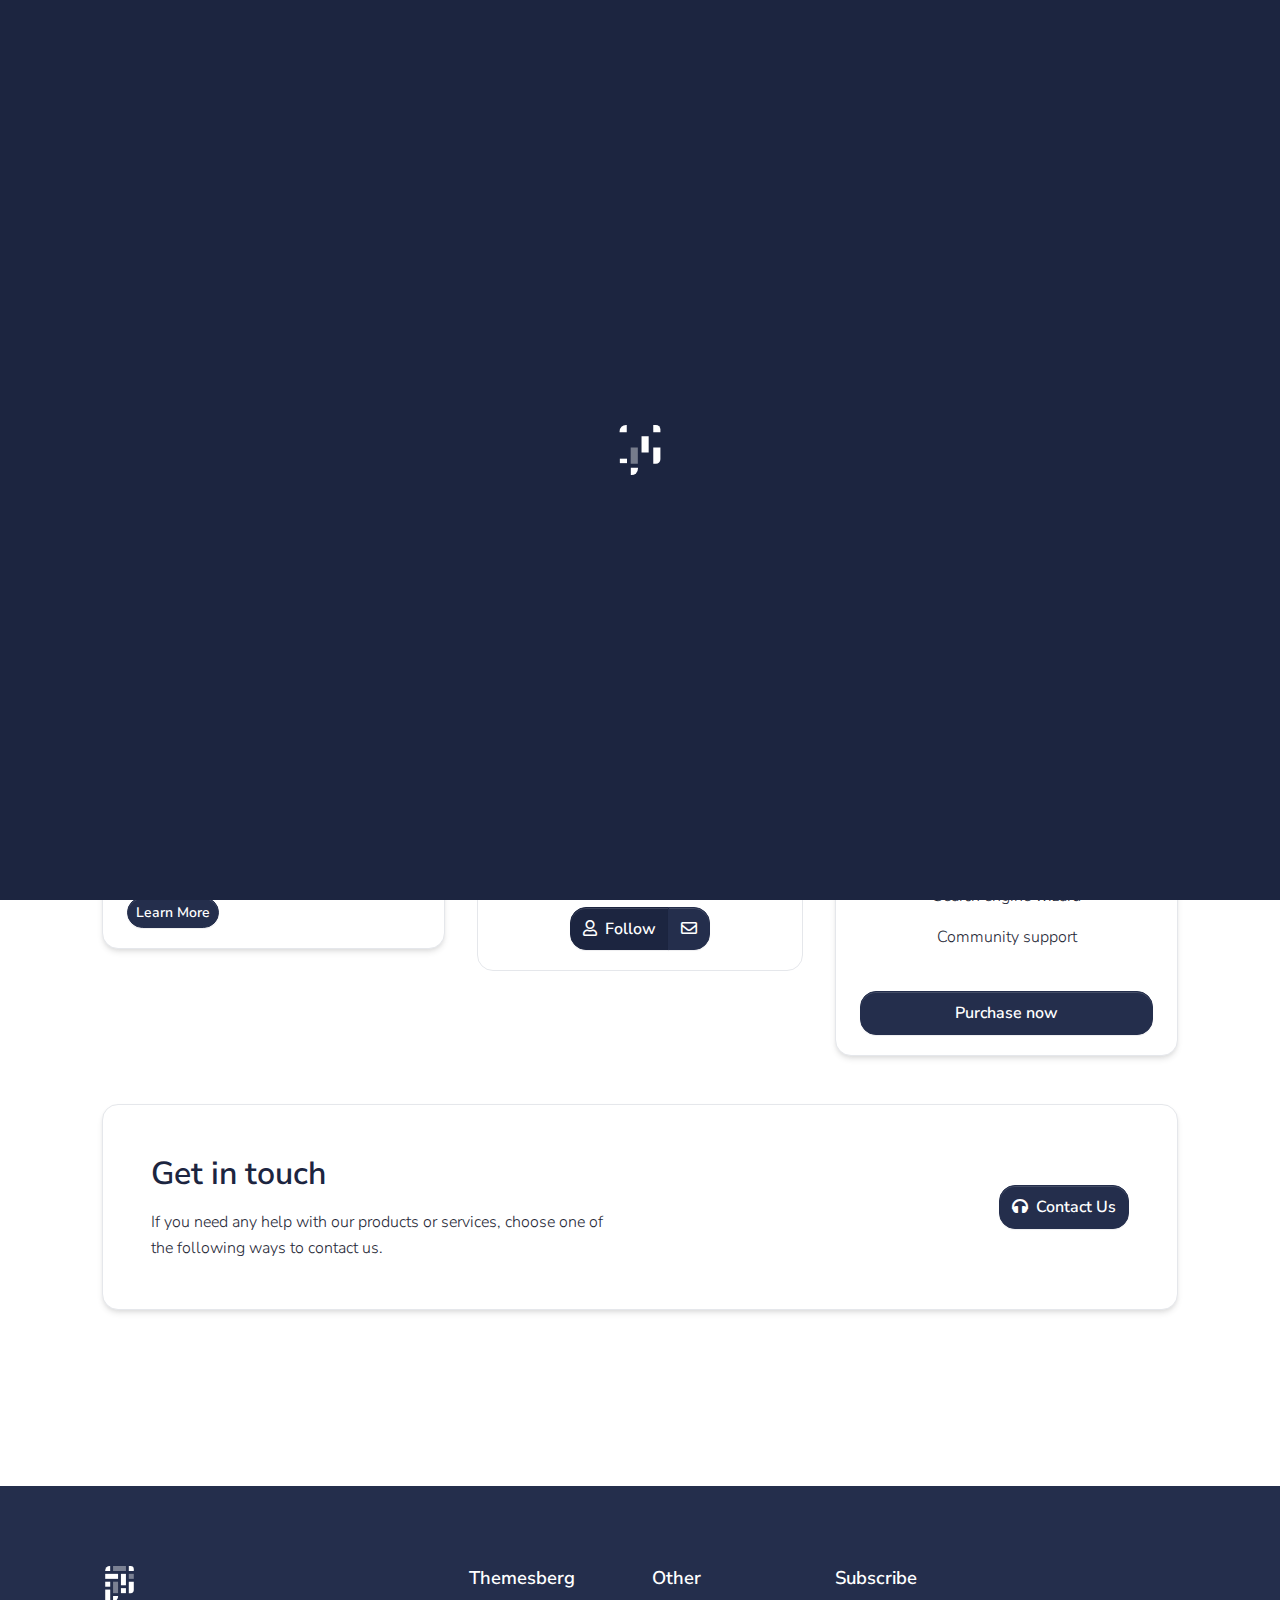
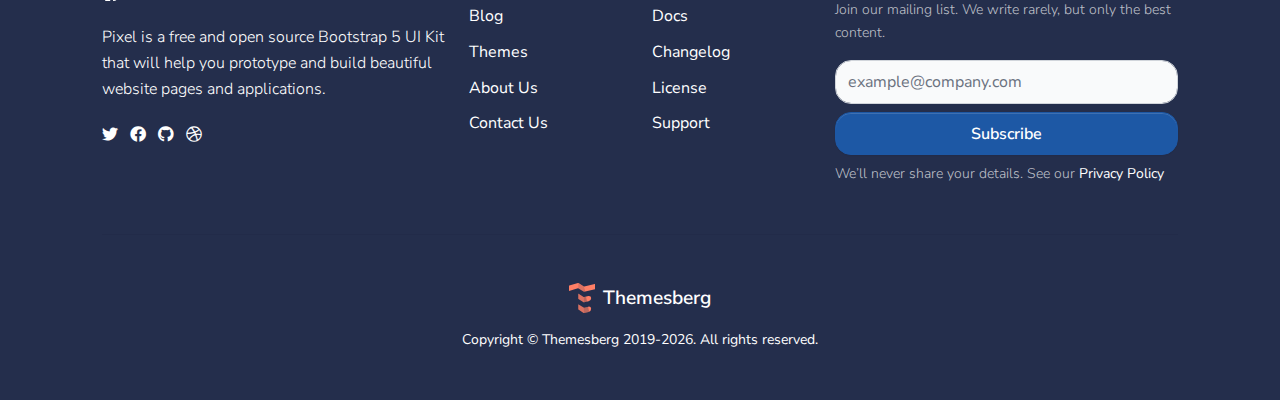
<file: html/components/cards.html>
<!--

=========================================================
* Pixel Free Bootstrap 5 UI Kit
=========================================================

* Product Page: https://themesberg.com/product/ui-kit/pixel-free-bootstrap-5-ui-kit
* Copyright 2021 Themesberg (https://www.themesberg.com)

* Coded by https://themesberg.com

=========================================================

* The above copyright notice and this permission notice shall be included in all copies or substantial portions of the Software. Contact us if you want to remove it.

-->
<!DOCTYPE html>
<html lang="en">

<head>
    <meta http-equiv="Content-Type" content="text/html; charset=utf-8" />
<!-- Primary Meta Tags -->
<title>Pixel Bootstrap 5 - Cards</title>
<meta name="viewport" content="width=device-width, initial-scale=1, shrink-to-fit=no">
<meta name="title" content="Pixel Bootstrap 5 - Cards">
<meta name="author" content="Themesberg">
<meta name="description" content="Open source and free Bootstrap 5 UI Kit featuring 80 UI components, 5 example pages, and a Gulp and Sass workflow.">
<link rel="canonical" href="https://themesberg.com/product/ui-kit/pixel-free-bootstrap-5-ui-kit">

<!-- Open Graph / Facebook -->
<meta property="og:type" content="website">
<meta property="og:url" content="https://demo.themesberg.com/pixel-bootstrap-5-ui-kit">
<meta property="og:title" content="Pixel Bootstrap 5 - Cards">
<meta property="og:description" content="Open source and free Bootstrap 5 UI Kit featuring 80 UI components, 5 example pages, and a Gulp and Sass workflow.">
<meta property="og:image" content="https://themesberg.s3.us-east-2.amazonaws.com/public/products/pixel-lite/pixel-lite-preview.jpg">

<!-- Twitter -->
<meta property="twitter:card" content="summary_large_image">
<meta property="twitter:url" content="https://demo.themesberg.com/pixel-bootstrap-5-ui-kit">
<meta property="twitter:title" content="Pixel Bootstrap 5 - Cards">
<meta property="twitter:description" content="Open source and free Bootstrap 5 UI Kit featuring 80 UI components, 5 example pages, and a Gulp and Sass workflow.">
<meta property="twitter:image" content="https://themesberg.s3.us-east-2.amazonaws.com/public/products/pixel-lite/pixel-lite-preview.jpg">

<!-- Favicon -->
<link rel="apple-touch-icon" sizes="120x120" href="../../assets/img/favicon/apple-touch-icon.png">
<link rel="icon" type="image/png" sizes="32x32" href="../../assets/img/favicon/favicon-32x32.png">
<link rel="icon" type="image/png" sizes="16x16" href="../../assets/img/favicon/favicon-16x16.png">
<link rel="manifest" href="../../assets/img/favicon/site.webmanifest">
<link rel="mask-icon" href="../../assets/img/favicon/safari-pinned-tab.svg" color="#ffffff">
<meta name="msapplication-TileColor" content="#ffffff">
<meta name="theme-color" content="#ffffff">

<!-- Fontawesome -->
<link type="text/css" href="../../vendor/@fortawesome/fontawesome-free/css/all.min.css" rel="stylesheet">

<!-- Pixel CSS -->
<link type="text/css" href="../../css/pixel.css" rel="stylesheet">


</head>

<body>
    

<header class="header-global">
    <nav id="navbar-main" aria-label="Primary navigation" class="navbar navbar-main navbar-expand-lg navbar-theme-primary headroom navbar-dark">
        <div class="container position-relative">
            <a class="navbar-brand me-lg-5" href="../../index.html">
                <img class="navbar-brand-dark" src="../../assets/img/brand/light.svg" alt="Logo light">
                <img class="navbar-brand-light" src="../../assets/img/brand/dark.svg" alt="Logo dark">
            </a>
            <div class="navbar-collapse collapse me-auto" id="navbar_global">
                <div class="navbar-collapse-header">
                    <div class="row">
                        <div class="col-6 collapse-brand">
                            <a href="../../index.html">
                                <img src="../../assets/img/brand/dark.svg" alt="Themesberg logo">
                            </a>
                        </div>
                        <div class="col-6 collapse-close">
                            <a href="#navbar_global" class="fas fa-times" data-bs-toggle="collapse" data-bs-target="#navbar_global" aria-controls="navbar_global" aria-expanded="false" title="close" aria-label="Toggle navigation"></a>
                        </div>
                    </div>
                </div>
                <ul class="navbar-nav navbar-nav-hover align-items-lg-center">
                    <li class="nav-item dropdown">
                        <a href="#" class="nav-link dropdown-toggle" id="frontPagesDropdown" aria-expanded="false" data-bs-toggle="dropdown">
                            Pages
                            <span class="fas fa-angle-down nav-link-arrow ms-1"></span>
                        </a>
                        <div class="dropdown-menu dropdown-megamenu px-0 py-2 p-lg-4" aria-labelledby="frontPagesDropdown">
                            <div class="row">
                                <div class="col-6 col-lg-4">
                                    <h6 class="d-block mb-3 text-primary">Main pages</h6>
                                    <ul class="list-style-none mb-4">
                                        <li class="mb-2 megamenu-item">
                                            <a class="megamenu-link" href="../../html/pages/about.html">About</a>
                                        </li>
                                        <li class="mb-2 megamenu-item">
                                            <a class="megamenu-link" href="../../html/pages/contact.html">Contact</a>
                                        </li>
                                        <li class="mb-2 megamenu-item">
                                            <a class="megamenu-link" href="https://demo.themesberg.com/pixel-pro/v5/html/pages/pricing.html" target="_blank">Pricing <span class="badge bg-tertiary">Pro</span></a>
                                        </li>
                                        <li class="mb-2 megamenu-item">
                                            <a class="megamenu-link" href="https://demo.themesberg.com/pixel-pro/v5/html/pages/team.html" target="_blank">Team <span class="badge bg-tertiary">Pro</span></a>
                                        </li>
                                        <li class="mb-2 megamenu-item">
                                            <a class="megamenu-link" href="https://demo.themesberg.com/pixel-pro/v5/html/pages/services.html" target="_blank">Services <span class="badge bg-tertiary">Pro</span></a>
                                        </li>
                                        <li class="mb-2 megamenu-item">
                                            <a class="megamenu-link" href="https://demo.themesberg.com/pixel-pro/v5/html/pages/profile.html" target="_blank">Profile <span class="badge bg-tertiary">Pro</span></a>
                                        </li>
                                    </ul>
                                    <h6 class="d-block text-primary">Legal</h6>
                                    <ul class="list-style-none mb-4">
                                        <li class="mb-2 megamenu-item">
                                            <a class="megamenu-link" href="https://demo.themesberg.com/pixel-pro/v5/html/pages/legal.html" target="_blank">Legal center <span class="badge bg-tertiary">Pro</span></a>
                                        </li>
                                        <li class="mb-2 megamenu-item">
                                            <a class="megamenu-link" href="https://demo.themesberg.com/pixel-pro/v5/html/pages/terms.html" target="_blank">Terms <span class="badge bg-tertiary">Pro</span></a>
                                        </li>
                                    </ul>
                                    <h6 class="d-block text-primary">Career</h6>
                                    <ul class="list-style-none mb-4">
                                        <li class="mb-2 megamenu-item">
                                            <a class="megamenu-link" href="https://demo.themesberg.com/pixel-pro/v5/html/pages/careers.html" target="_blank">Careers <span class="badge bg-tertiary">Pro</span></a>
                                        </li>
                                        <li class="mb-2 megamenu-item">
                                            <a class="megamenu-link" href="https://demo.themesberg.com/pixel-pro/v5/html/pages/career-single.html" target="_blank">Career Single <span class="badge bg-tertiary">Pro</span></a>
                                        </li>
                                    </ul>
                                </div>
                                <div class="col-6 col-lg-4">
                                    <h6 class="d-block mb-3 text-primary">Landings</h6>
                                    <ul class="list-style-none mb-4">
                                        <li class="mb-2 megamenu-item">
                                            <a class="megamenu-link" href="../../html/pages/landing-freelancer.html">Freelancer</a>
                                        </li>
                                        <li class="mb-2 megamenu-item">
                                            <a class="megamenu-link" href="https://demo.themesberg.com/pixel-pro/v5/html/pages/landing-app.html" target="_blank">App <span class="badge bg-tertiary">Pro</span></a>
                                        </li>
                                        <li class="mb-2 megamenu-item">
                                            <a class="megamenu-link" href="https://demo.themesberg.com/pixel-pro/v5/html/pages/landing-crypto.html" target="_blank">Crypto <span class="badge bg-tertiary">Pro</span></a>
                                        </li>
                                    </ul>
                                    <h6 class="d-block mb-3 text-primary">Support</h6>
                                    <ul class="list-style-none mb-4">
                                        <li class="mb-2 megamenu-item">
                                            <a class="megamenu-link" href="https://demo.themesberg.com/pixel-pro/v5/html/pages/support.html" target="_blank">Support center <span class="badge bg-tertiary">Pro</span></a>
                                        </li>
                                        <li class="mb-2 megamenu-item">
                                            <a class="megamenu-link" href="https://demo.themesberg.com/pixel-pro/v5/html/pages/support-topic.html" target="_blank">Support topic <span class="badge bg-tertiary">Pro</span></a>
                                        </li>
                                    </ul>
                                    <h6 class="d-block mb-3 text-primary">Blog</h6>
                                    <ul class="list-style-none mb-4">
                                        <li class="mb-2 megamenu-item">
                                            <a class="megamenu-link" href="https://demo.themesberg.com/pixel-pro/v5/html/pages/blog.html" target="_blank">Blog <span class="badge bg-tertiary">Pro</span></a>
                                        </li>
                                        <li class="mb-2 megamenu-item">
                                            <a class="megamenu-link" href="https://demo.themesberg.com/pixel-pro/v5/html/pages/blog-post.html" target="_blank">Blog post <span class="badge bg-tertiary">Pro</span></a>
                                        </li>
                                    </ul>
                                </div>
                                <div class="col-6 col-lg-4">
                                    <h6 class="d-block mb-3 text-primary">User</h6>
                                    <ul class="list-style-none mb-4">
                                        <li class="mb-2 megamenu-item">
                                            <a class="megamenu-link" href="../../html/pages/sign-in.html">Sign in</a>
                                        </li>
                                        <li class="mb-2 megamenu-item">
                                            <a class="megamenu-link" href="../../html/pages/sign-up.html">Sign up</a>
                                        </li>
                                        <li class="mb-2 megamenu-item">
                                            <a class="megamenu-link" href="https://demo.themesberg.com/pixel-pro/v5/html/pages/forgot-password.html" target="_blank">Forgot password <span class="badge bg-tertiary">Pro</span></a>
                                        </li>
                                        <li class="mb-2 megamenu-item">
                                            <a class="megamenu-link" href="https://demo.themesberg.com/pixel-pro/v5/html/pages/reset-password.html" target="_blank">Reset password <span class="badge bg-tertiary">Pro</span></a>
                                        </li>
                                    </ul>
                                    <h6 class="d-block mb-3 text-primary">Special</h6>
                                    <ul class="list-style-none mb-4">
                                        <li class="mb-2 megamenu-item">
                                            <a class="megamenu-link" href="https://demo.themesberg.com/pixel-pro/v5/html/pages/404.html" target="_blank">404 Not Found <span class="badge bg-tertiary">Pro</span></a>
                                        </li>
                                        <li class="mb-2 megamenu-item">
                                            <a class="megamenu-link" href="https://demo.themesberg.com/pixel-pro/v5/html/pages/500.html" target="_blank">500 Server Error <span class="badge bg-tertiary">Pro</span></a>
                                        </li>
                                        <li class="mb-2 megamenu-item">
                                            <a class="megamenu-link" href="https://demo.themesberg.com/pixel-pro/v5/html/pages/maintenance.html" target="_blank">Maintenance <span class="badge bg-tertiary">Pro</span></a>
                                        </li>
                                        <li class="mb-2 megamenu-item">
                                            <a class="megamenu-link" href="https://demo.themesberg.com/pixel-pro/v5/html/pages/coming-soon.html" target="_blank">Coming soon <span class="badge bg-tertiary">Pro</span></a>
                                        </li>
                                        <li class="mb-2 megamenu-item">
                                            <a class="megamenu-link" href="../../html/pages/blank.html">Blank page</a>
                                        </li>
                                    </ul>
                                </div>
                            </div>
                        </div>
                    </li>
                    <li class="nav-item dropdown">
                        <a href="#" class="nav-link dropdown-toggle" id="dashboardDropdown" aria-expanded="false" data-bs-toggle="dropdown">
                            Dashboard
                            <span class="fas fa-angle-down nav-link-arrow ms-1"></span>
                        </a>
                        <div class="dropdown-menu dropdown-megamenu-sm px-0 py-2 p-lg-4" aria-labelledby="dashboardDropdown">
                            <div class="row">
                                <div class="col-6">
                                    <h6 class="d-block mb-3 text-primary">User dashboard</h6>
                                    <ul class="list-style-none mb-4">
                                        <li class="mb-2 megamenu-item">
                                            <a class="megamenu-link" href="https://demo.themesberg.com/pixel-pro/v5/html/dashboard/account.html" target="_blank">My account <span class="badge bg-tertiary">Pro</span></a>
                                        </li>
                                        <li class="mb-2 megamenu-item">
                                            <a class="megamenu-link" href="https://demo.themesberg.com/pixel-pro/v5/html/dashboard/settings.html" target="_blank">Settings <span class="badge bg-tertiary">Pro</span></a>
                                        </li>
                                        <li class="mb-2 megamenu-item">
                                            <a class="megamenu-link" href="https://demo.themesberg.com/pixel-pro/v5/html/dashboard/security.html" target="_blank">Security <span class="badge bg-tertiary">Pro</span></a>
                                        </li>
                                    </ul>
                                    <h6 class="d-block mb-3 text-primary">Items</h6>
                                    <ul class="list-style-none">
                                        <li class="mb-2 megamenu-item">
                                            <a class="megamenu-link" href="https://demo.themesberg.com/pixel-pro/v5/html/dashboard/my-items.html" target="_blank">My items <span class="badge bg-tertiary">Pro</span></a>
                                        </li>
                                        <li class="mb-2 megamenu-item">
                                            <a class="megamenu-link" href="https://demo.themesberg.com/pixel-pro/v5/html/dashboard/edit-item.html" target="_blank">Edit item <span class="badge bg-tertiary">Pro</span></a>
                                        </li>
                                    </ul>
                                </div>
                                <div class="col-6">
                                    <h6 class="d-block mb-3 text-primary">Messaging</h6>
                                    <ul class="list-style-none mb-4">
                                        <li class="mb-2 megamenu-item">
                                            <a class="megamenu-link" href="https://demo.themesberg.com/pixel-pro/v5/html/dashboard/messages.html" target="_blank">Messages <span class="badge bg-tertiary">Pro</span></a>
                                        </li>
                                        <li class="mb-2 megamenu-item">
                                            <a class="megamenu-link" href="https://demo.themesberg.com/pixel-pro/v5/html/dashboard/single-message.html" target="_blank">Chat <span class="badge bg-tertiary">Pro</span></a>
                                        </li>
                                    </ul>
                                    <h6 class="d-block mb-3 text-primary">Billing</h6>
                                    <ul class="list-style-none mb-4">
                                        <li class="mb-2 megamenu-item">
                                            <a class="megamenu-link" href="https://demo.themesberg.com/pixel-pro/v5/html/dashboard/billing.html" target="_blank">Billing details <span class="badge bg-tertiary">Pro</span></a>
                                        </li>
                                        <li class="mb-2 megamenu-item">
                                            <a class="megamenu-link" href="https://demo.themesberg.com/pixel-pro/v5/html/dashboard/invoice.html" target="_blank">Invoice <span class="badge bg-tertiary">Pro</span></a>
                                        </li>
                                    </ul>
                                </div>
                            </div>
                        </div>
                    </li>
                    <li class="nav-item dropdown">
                        <a href="#" class="nav-link dropdown-toggle" id="componentsDropdown" aria-expanded="false" data-bs-toggle="dropdown">
                            Components
                            <span class="fas fa-angle-down nav-link-arrow ms-1"></span>
                        </a>
                        <div class="dropdown-menu dropdown-megamenu-md p-0" aria-labelledby="componentsDropdown">
                            <div class="row g-0">
                                <div class="col-lg-6 bg-dark d-none d-lg-block me-0 me-3">
                                    <div class="px-0 py-3 text-center">
                                        <img src="../../assets/img/megamenu_image.png" alt="Pixel Components">
                                    </div>
                                </div>
                                <div class="col ps-0 py-3">
                                    <ul class="list-style-none">
                                        <li><a class="dropdown-item" href="../../html/components/accordions.html">Accordions</a></li>
                                        <li><a class="dropdown-item" href="../../html/components/alerts.html">Alerts</a></li>
                                        <li><a class="dropdown-item" href="../../html/components/badges.html">Badges</a></li>
                                        <li><a class="dropdown-item" href="../../html/components/cards.html">Cards</a></li>
                                        <li><a class="dropdown-item" href="https://demo.themesberg.com/pixel-pro/v5/html/components/charts.html" target="_blank">Charts <span class="badge bg-tertiary">Pro</span></a></li>
                                        <li><a class="dropdown-item" href="../../html/components/bootstrap-carousels.html">Carousels</a></li>
                                        <li><a class="dropdown-item" href="../../html/components/breadcrumbs.html">Breadcrumbs</a></li>
                                        <li><a class="dropdown-item" href="../../html/components/buttons.html">Buttons</a></li>
                                        <li><a class="dropdown-item" href="https://demo.themesberg.com/pixel-pro/v5/html/components/counters.html" target="_blank">Counters <span class="badge bg-tertiary">Pro</span></a></li>
                                    </ul>
                                </div>
                                <div class="col ps-0 py-3">
                                    <ul class="list-style-none">
                                        <li><a class="dropdown-item" href="../../html/components/dropdowns.html">Dropdowns</a></li>
                                        <li><a class="dropdown-item" href="https://demo.themesberg.com/pixel-pro/v5/html/components/e-commerce.html" target="_blank">E-commerce <span class="badge bg-tertiary">Pro</span></a></li>
                                        <li><a class="dropdown-item" href="../../html/components/forms.html">Forms</a></li>
                                        <li><a class="dropdown-item" href="https://demo.themesberg.com/pixel-pro/v5/html/components/icon-boxes.html" target="_blank">Icon Boxes <span class="badge bg-tertiary">Pro</span></a></li>
                                        <li><a class="dropdown-item" href="../../html/components/modals.html">Modals</a></li>
                                        <li><a class="dropdown-item" href="../../html/components/navs.html">Navs</a></li>
                                        <li><a class="dropdown-item" href="https://demo.themesberg.com/pixel-pro/v5/html/components/glidejs-carousels.html" target="_blank">GlideJS <span class="badge bg-tertiary">Pro</span></a></li>
                                        <li><a class="dropdown-item" href="../../html/components/pagination.html">Pagination</a></li>
                                        <li><a class="dropdown-item" href="../../html/components/popovers.html">Popovers</a></li>
                                    </ul>
                                </div>
                                <div class="col ps-0 py-3">
                                    <ul class="list-style-none">
                                        <li><a class="dropdown-item" href="../../html/components/progress-bars.html">Progress Bars</a></li>
                                        <li><a class="dropdown-item" href="https://demo.themesberg.com/pixel-pro/v5/html/components/steps.html" target="_blank">Steps <span class="badge bg-tertiary">Pro</span></a></li>
                                        <li><a class="dropdown-item" href="../../html/components/tables.html">Tables</a></li>
                                        <li><a class="dropdown-item" href="../../html/components/tabs.html">Tabs</a> </li>
                                        <li><a class="dropdown-item" href="../../html/components/toasts.html">Toasts</a> </li>
                                        <li><a class="dropdown-item" href="https://demo.themesberg.com/pixel-pro/v5/html/components/timelines.html" target="_blank">Timelines <span class="badge bg-tertiary">Pro</span></a></li>
                                        <li><a class="dropdown-item" href="../../html/components/tooltips.html">Tooltips</a></li>
                                        <li><a class="dropdown-item" href="../../html/components/typography.html">Typography</a></li>
                                        <li><a class="dropdown-item" href="https://demo.themesberg.com/pixel-pro/v5/html/components/widgets.html" target="_blank">Widgets <span class="badge bg-tertiary">Pro</span></a></li>
                                    </ul>
                                </div>
                            </div>
                        </div>
                    </li>
                    <li class="nav-item dropdown">
                        <a href="#" class="nav-link dropdown-toggle" data-bs-toggle="dropdown" id="supportDropdown" aria-expanded="false">
                            Support
                            <span class="fas fa-angle-down nav-link-arrow ms-1"></span>
                        </a>
                        <div class="dropdown-menu dropdown-menu-lg" aria-labelledby="supportDropdown">
                            <div class="col-auto px-0">
                                <div class="list-group list-group-flush">
                                    <a href="https://themesberg.com/docs/bootstrap-5/pixel/getting-started/quick-start/" target="_blank" class="list-group-item list-group-item-action d-flex align-items-center p-0 py-3 px-lg-4">
                                        <span class="icon icon-sm"><span class="fas fa-file-alt"></span></span>
                                        <div class="ms-4">
                                            <span class="d-block font-small fw-bold mb-0">Documentation<span class="badge badge-sm badge-secondary ms-2">v3.1</span></span>
                                            <span class="small">Examples and guides</span>
                                        </div>
                                    </a>
                                    <a href="https://github.com/themesberg/pixel-bootstrap-ui-kit/issues" target="_blank" class="list-group-item list-group-item-action d-flex align-items-center p-0 py-3 px-lg-4">
                                        <span class="icon icon-sm"><span class="fas fa-microphone-alt"></span></span>
                                        <div class="ms-4">
                                            <span class="d-block font-small fw-bold mb-0">Support</span>
                                            <span class="small">Need help? Ask us!</span>
                                        </div>
                                    </a>
                                </div>
                            </div>
                        </div>
                    </li>
                </ul>
            </div>
            <div class="d-flex align-items-center">
                <a href="https://themesberg.com/docs/bootstrap-5/pixel/getting-started/quick-start/" target="_blank" class="btn btn-outline-gray-100 d-none d-lg-inline me-md-3"><span class="fas fa-book me-2"></span> Docs</a>
                <a href="https://themesberg.com/product/ui-kit/pixel-free-bootstrap-5-ui-kit" target="_blank" class="btn btn-tertiary"><i class="fas fa-cloud-download-alt me-2"></i> Download</a>
                <button class="navbar-toggler ms-2" type="button" data-bs-toggle="collapse" data-bs-target="#navbar_global" aria-controls="navbar_global" aria-expanded="false" aria-label="Toggle navigation">
                    <span class="navbar-toggler-icon"></span>
                </button>
            </div>
        </div>
    </nav>
</header>
    <main>

        <div class="preloader bg-dark flex-column justify-content-center align-items-center">
    <svg id="loader-logo" xmlns="http://www.w3.org/2000/svg" width="50" height="50" viewBox="0 0 64 78.4">
        <path fill="#fff" d="M10,0h1.2V11.2H0V10A10,10,0,0,1,10,0Z"/>
        <rect fill="none" stroke="#fff" stroke-width="11.2" x="40" y="17.6" width="0" height="25.6"/>
        <rect fill="none" stroke="#fff" stroke-opacity="0.4" stroke-width="11.2" x="23" y="35.2" width="0" height="25.6"/>
        <path fill="#fff" d="M52.8,35.2H64V53.8a7,7,0,0,1-7,7H52.8V35.2Z"/>
        <rect fill="none" stroke="#fff" stroke-width="11.2" x="6" y="52.8" width="0" height="25.6"/>
        <path fill="#fff" d="M52.8,0H57a7,7,0,0,1,7,7h0v4.2H52.8V0Z"/>
        <rect fill="none" stroke="#fff" stroke-opacity="0.4" stroke-width="11.2" x="57.8" y="17.6" width="0" height="11.2"/>
        <rect fill="none" stroke="#fff" stroke-width="11.2" x="6" y="35.2" width="0" height="11.2"/>
        <rect fill="none" stroke="#fff" stroke-width="11.2" x="40.2" y="49.6" width="0" height="11.2"/>
        <path fill="#fff" d="M17.6,67.2H28.8v1.2a10,10,0,0,1-10,10H17.6V67.2Z"/>
        <rect fill="none" stroke="#fff" stroke-opacity="0.4" stroke-width="28.8" x="31.6" width="0" height="11.2"/>
        <rect fill="none" stroke="#fff" x="14" stroke-width="28.8" y="17.6" width="0" height="11.2"/>
    </svg>
</div>

        <!-- Hero -->
        <div class="section-header pb-6 bg-primary text-white">
            <div class="container">
                <div class="row justify-content-center">
                    <div class="col-12 col-md-8 text-center">
                        <h1 class="display-3 mb-4">Cards</h1>
                        <p class="lead mb-5">A <span class="fw-bold">.card</span> is a flexible content container. It includes options for headers and footers, a wide variety of content and powerful display options.</p>
                        <div class="alert bg-secondary align-items-center" role="alert">
                            <span class="fas fa-info-circle"></span>
                            <a class="fw-bold text-white text-underline ms-1" href="https://themesberg.com/docs/pixel-bootstrap/components/cards/" target="_blank">See our Documentation</a> for a detailed technical explanation.
                        </div>
                    </div>
                </div>
            </div>
        </div>
        <!-- End of Hero -->
        
        <!--End of Title section-->
<div class="section section-md">
    <div class="container">
        <div class="row mb-5">
            <div class="col-12 col-md-6 col-lg-4 mb-5 mb-lg-0">
                <div class="card shadow">
                    <img src="../../assets/img/blog/image-1.jpg" class="card-img-top rounded-top"
                        alt="Themesberg office">
                    <div class="card-body">
                        <span class="h6 icon-tertiary small"><span class="fas fa-medal me-2"></span>Awards</span>
                        <h3 class="h5 card-title mt-3">We partnered up with Google</h3>
                        <p class="card-text">Some quick example text to build on the card title and make up the bulk of
                            the card's content.</p>
                        <a href="#" class="btn btn-primary btn-sm">Learn More</a>
                    </div>
                </div>
            </div>
            <div class="col-12 col-md-6 col-lg-4 mb-5 mb-md-7 mb-lg-0">
                <div class="card border-0 overflow-hidden">
                    <div class="position-relative">
                        <img src="../../assets/img/team/profile-picture-1.jpg" class="card-img-top"
                            alt="Neil Portrait">
                    </div>
                    <div
                        class="card-body position-relative mt-n6 mx-2 bg-white border border-gray-300 text-center rounded">
                        <h3 class="h5 card-title">Neil D. Sims</h3>
                        <span class="text-gray"><span class="fas fa-map-marker-alt me-2"></span>New York,
                            USA</span>
                        <p class="mt-3">Neil drives the technical strategy of the platform and brand.</p>
                        <div class="btn-group">
                            <button class="btn btn-secondary btn-icon">
                                <span class="me-1"><span class="far fa-user"></span></span>
                                Follow
                            </button>
                            <button class="btn btn-primary" aria-label="mesage button" title="message button">
                                <span aria-hidden="true" class="far fa-envelope"></span>
                            </button>
                        </div>
                    </div>
                </div>
            </div>
            <div class="col-12 col-md-6 col-lg-4 mb-5 mb-lg-0">
                <div class="card shadow text-center">
                    <!-- Header -->
                    <div class="card-header bg-white p-3">
                        <h3 class="text-primary mb-4">Basic</h3>
                        <span class="d-block">
                            <span class="display-1 text-dark fw-bold">
                                <span class="align-top font-medium">$</span>19
                            </span>
                            <span class="d-block text-gray font-small">/ month</span>
                        </span>
                    </div>
                    <!-- End Header -->
                    <!-- Content -->
                    <div class="card-body">
                        <ul class="list-unstyled mb-4">
                            <li class="list-item pb-3"><strong>1</strong> free domain</li>
                            <li class="list-item pb-3">Storage space: <strong>5GB</strong></li>
                            <li class="list-item pb-3"><strong>100k</strong> monthly visitors</li>
                            <li class="list-item pb-3">One-click staging site</li>
                            <li class="list-item pb-3">Search engine wizard </li>
                            <li class="list-item pb-3">Community support</li>
                        </ul>
                        <div class="d-grid"><a href="#" class="btn btn-primary animate-up-1">Purchase now</a></div>
                    </div>
                    <!-- End Content -->
                </div>
            </div>
            <div class="col-12 mt-5">
                <div class="card shadow mb-6">
                    <div class="card-body px-5 py-5 text-center text-md-left">
                        <div class="row align-items-center">
                            <div class="col-md-6">
                                <h2 class="mb-3">Get in touch</h2>
                                <p class="mb-0">
                                    If you need any help with our products or services, choose one of the following ways
                                    to contact us.
                                </p>
                            </div>
                            <div class="col-12 col-md-6 mt-4 mt-md-0 text-md-right">
                                <a href="#" class="btn btn-primary">
                                    <span class="me-1">
                                        <span class="fas fa-headphones"></span>
                                    </span>
                                    Contact Us
                                </a>
                            </div>
                        </div>
                    </div>
                </div>
            </div>
        </div>
    </div>
</div>

    </main>
    <footer class="footer pt-6 pb-5 bg-primary text-white">
    <div class="container">
        <div class="row">
            <div class="col-md-4">
                <img class="navbar-brand-dark mb-4" height="35" src="../../assets/img/brand/light.svg"
                    alt="Logo light">
                <p>Pixel is a free and open source Bootstrap 5 UI Kit that will help you prototype and build beautiful website pages and applications.</p>
                <ul class="social-buttons mb-5 mb-lg-0">
                    <li>
                        <a href="https://twitter.com/themesberg" aria-label="twitter social link"
                            class="icon-white me-2">
                            <span class="fab fa-twitter"></span>
                        </a>
                    </li>
                    <li>
                        <a href="https://www.facebook.com/themesberg/" class="icon-white me-2"
                            aria-label="facebook social link">
                            <span class="fab fa-facebook"></span>
                        </a>
                    </li>
                    <li>
                        <a href="https://github.com/themesberg" aria-label="github social link" class="icon-white me-2">
                            <span class="fab fa-github"></span>
                        </a>
                    </li>
                    <li>
                        <a href="https://dribbble.com/themesberg" class="icon-white" aria-label="dribbble social link">
                            <span class="fab fa-dribbble"></span>
                        </a>
                    </li>
                </ul>
            </div>
            <div class="col-6 col-md-2 mb-5 mb-lg-0">
                <span class="h5">Themesberg</span>
                <ul class="footer-links mt-2">
                    <li><a target="_blank" href="https://themesberg.com/blog">Blog</a></li>
                    <li><a target="_blank" href="https://themesberg.com/themes">Themes</a></li>
                    <li><a target="_blank" href="https://themesberg.com/about">About Us</a></li>
                    <li><a target="_blank" href="https://themesberg.com/contact">Contact Us</a></li>
                </ul>
            </div>
            <div class="col-6 col-md-2 mb-5 mb-lg-0">
                <span class="h5">Other</span>
                <ul class="footer-links mt-2">
                    <li><a href="https://themesberg.com/docs/bootstrap-5/pixel/getting-started/quick-start/"
                            target="_blank">Docs</a></li>
                    <li><a href="https://themesberg.com/docs/pixel-bootstrap/getting-started/changelog"
                            target="_blank">Changelog</a></li>
                    <li><a target="_blank" href="https://themesberg.com/licensing">License</a>
                    </li>
                    <li><a target="_blank"
                            href="https://github.com/themesberg/pixel-bootstrap-ui-kit/issues">Support</a></li>
                </ul>
            </div>
            <div class="col-12 col-md-4 mb-5 mb-lg-0">
                <span class="h5">Subscribe</span>
                <p class="text-muted font-small mt-2">Join our mailing list. We write rarely, but only the best content.
                </p>
                <form action="#">
                    <div class="form-row mb-2">
                        <div class="col-12">
                            <label class="h6 fw-normal text-muted d-none" for="exampleInputEmail3">Email address</label>
                            <input type="email" class="form-control mb-2" placeholder="example@company.com" name="email"
                                aria-label="Subscribe form" id="exampleInputEmail3" required>
                        </div>
                        <div class="col-12 d-grid">
                            <button type="submit" class="btn btn-tertiary" data-loading-text="Sending">
                                <span>Subscribe</span>
                            </button>
                        </div>
                    </div>
                </form>
                <p class="text-muted font-small m-0">We’ll never share your details. See our <a class="text-white"
                        href="#">Privacy Policy</a></p>
            </div>
        </div>
        <hr class="bg-secondary my-3 my-lg-5">
        <div class="row">
            <div class="col mb-md-0">
                <a href="https://themesberg.com" target="_blank" class="d-flex justify-content-center mb-3">
                    <img src="../../assets/img/themesberg.svg" height="30" class="me-2" alt="Themesberg Logo">
                    <p class="text-white fw-bold footer-logo-text m-0">Themesberg</p>
                </a>
                <div class="d-flex text-center justify-content-center align-items-center" role="contentinfo">
                    <p class="fw-normal font-small mb-0">Copyright © Themesberg 2019-<span
                            class="current-year">2021</span>. All rights reserved.</p>
                </div>
            </div>
        </div>
    </div>
</footer>

    <!-- Core -->
<script src="../../vendor/@popperjs/core/dist/umd/popper.min.js"></script>
<script src="../../vendor/bootstrap/dist/js/bootstrap.min.js"></script>
<script src="../../vendor/headroom.js/dist/headroom.min.js"></script>

<!-- Vendor JS -->
<script src="../../vendor/onscreen/dist/on-screen.umd.min.js"></script>
<script src="../../vendor/jarallax/dist/jarallax.min.js"></script>
<script src="../../vendor/smooth-scroll/dist/smooth-scroll.polyfills.min.js"></script>
<script src="../../vendor/vivus/dist/vivus.min.js"></script>
<script src="../../vendor/vanillajs-datepicker/dist/js/datepicker.min.js"></script>

<script async defer src="https://buttons.github.io/buttons.js"></script>

<!-- Pixel JS -->
<script src="../../assets/js/pixel.js"></script>

</body>

</html>
</file>
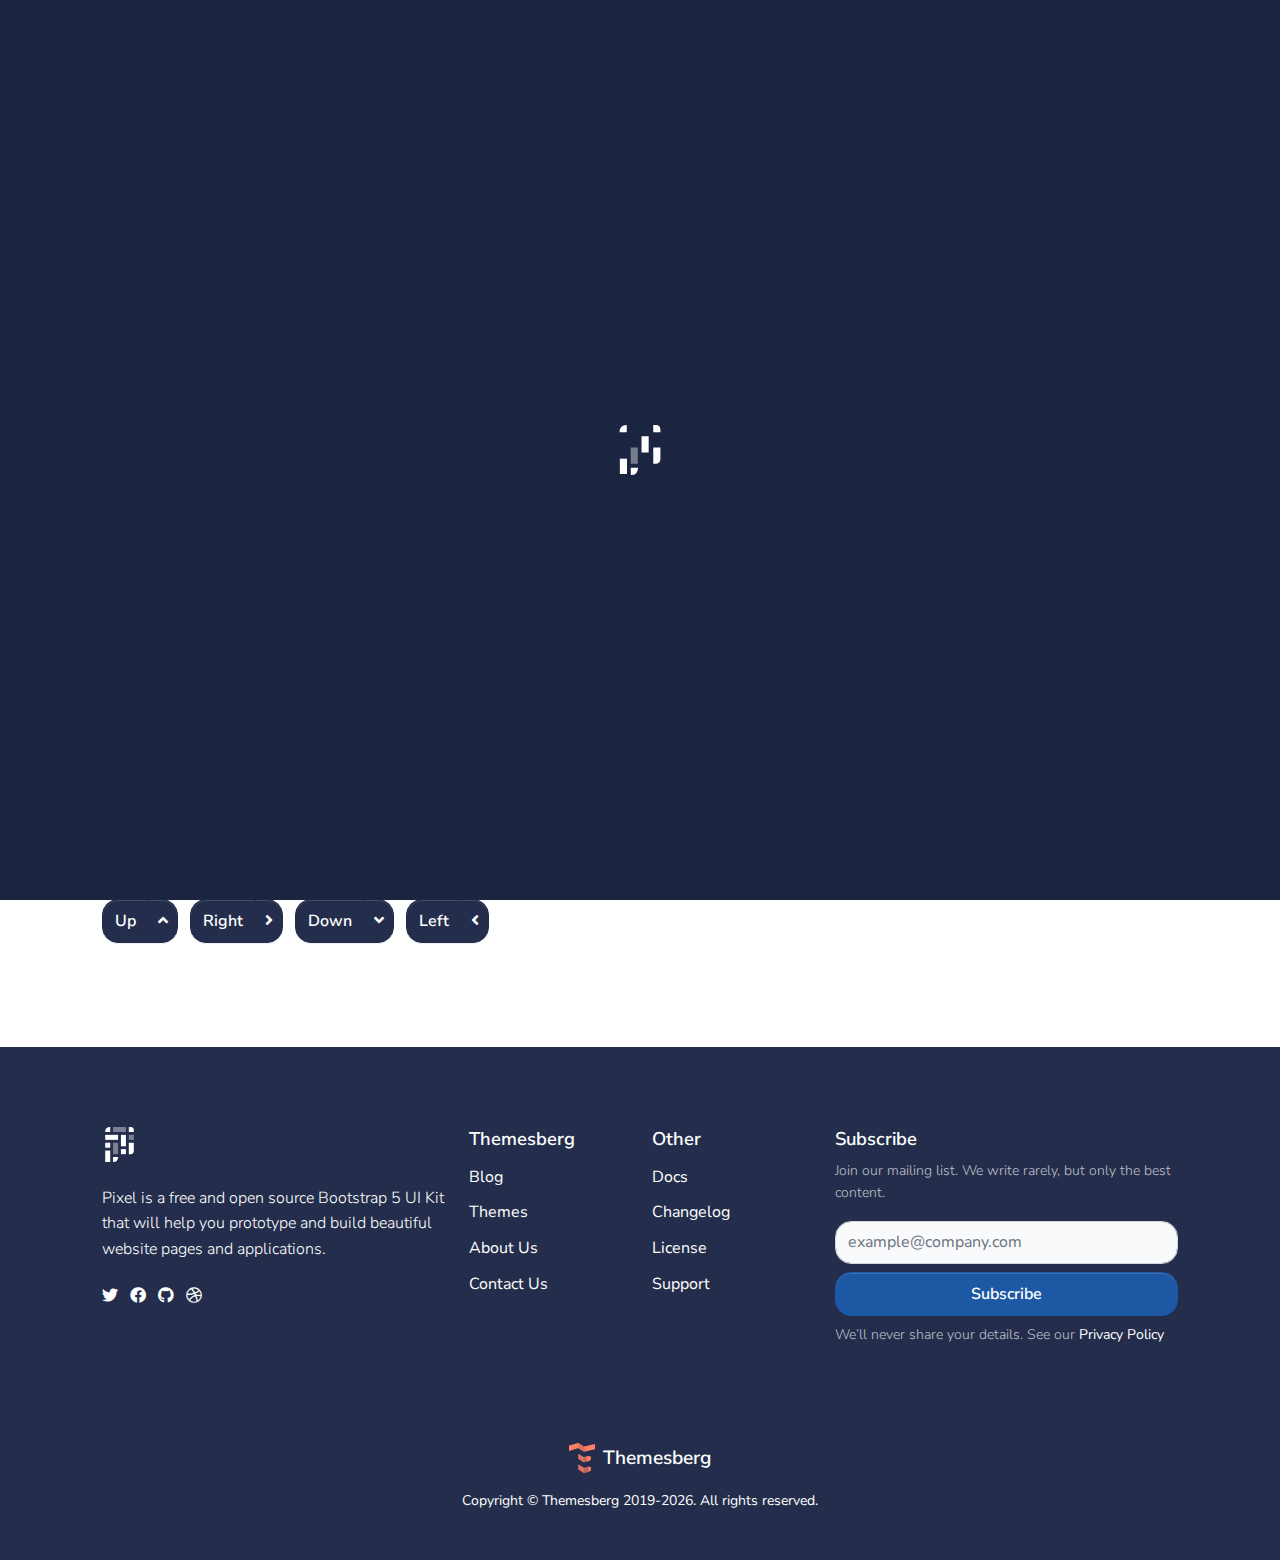
<file: html/components/dropdowns.html>
<!--

=========================================================
* Pixel Free Bootstrap 5 UI Kit
=========================================================

* Product Page: https://themesberg.com/product/ui-kit/pixel-free-bootstrap-5-ui-kit
* Copyright 2021 Themesberg (https://www.themesberg.com)

* Coded by https://themesberg.com

=========================================================

* The above copyright notice and this permission notice shall be included in all copies or substantial portions of the Software. Contact us if you want to remove it.

-->
<!DOCTYPE html>
<html lang="en">

<head>
    <meta http-equiv="Content-Type" content="text/html; charset=utf-8" />
<!-- Primary Meta Tags -->
<title>Pixel Bootstrap 5 - Dropdowns</title>
<meta name="viewport" content="width=device-width, initial-scale=1, shrink-to-fit=no">
<meta name="title" content="Pixel Bootstrap 5 - Dropdowns">
<meta name="author" content="Themesberg">
<meta name="description" content="Open source and free Bootstrap 5 UI Kit featuring 80 UI components, 5 example pages, and a Gulp and Sass workflow.">
<link rel="canonical" href="https://themesberg.com/product/ui-kit/pixel-free-bootstrap-5-ui-kit">

<!-- Open Graph / Facebook -->
<meta property="og:type" content="website">
<meta property="og:url" content="https://demo.themesberg.com/pixel-bootstrap-5-ui-kit">
<meta property="og:title" content="Pixel Bootstrap 5 - Dropdowns">
<meta property="og:description" content="Open source and free Bootstrap 5 UI Kit featuring 80 UI components, 5 example pages, and a Gulp and Sass workflow.">
<meta property="og:image" content="https://themesberg.s3.us-east-2.amazonaws.com/public/products/pixel-lite/pixel-lite-preview.jpg">

<!-- Twitter -->
<meta property="twitter:card" content="summary_large_image">
<meta property="twitter:url" content="https://demo.themesberg.com/pixel-bootstrap-5-ui-kit">
<meta property="twitter:title" content="Pixel Bootstrap 5 - Dropdowns">
<meta property="twitter:description" content="Open source and free Bootstrap 5 UI Kit featuring 80 UI components, 5 example pages, and a Gulp and Sass workflow.">
<meta property="twitter:image" content="https://themesberg.s3.us-east-2.amazonaws.com/public/products/pixel-lite/pixel-lite-preview.jpg">

<!-- Favicon -->
<link rel="apple-touch-icon" sizes="120x120" href="../../assets/img/favicon/apple-touch-icon.png">
<link rel="icon" type="image/png" sizes="32x32" href="../../assets/img/favicon/favicon-32x32.png">
<link rel="icon" type="image/png" sizes="16x16" href="../../assets/img/favicon/favicon-16x16.png">
<link rel="manifest" href="../../assets/img/favicon/site.webmanifest">
<link rel="mask-icon" href="../../assets/img/favicon/safari-pinned-tab.svg" color="#ffffff">
<meta name="msapplication-TileColor" content="#ffffff">
<meta name="theme-color" content="#ffffff">

<!-- Fontawesome -->
<link type="text/css" href="../../vendor/@fortawesome/fontawesome-free/css/all.min.css" rel="stylesheet">

<!-- Pixel CSS -->
<link type="text/css" href="../../css/pixel.css" rel="stylesheet">


</head>

<body>
    

<header class="header-global">
    <nav id="navbar-main" aria-label="Primary navigation" class="navbar navbar-main navbar-expand-lg navbar-theme-primary headroom navbar-dark">
        <div class="container position-relative">
            <a class="navbar-brand me-lg-5" href="../../index.html">
                <img class="navbar-brand-dark" src="../../assets/img/brand/light.svg" alt="Logo light">
                <img class="navbar-brand-light" src="../../assets/img/brand/dark.svg" alt="Logo dark">
            </a>
            <div class="navbar-collapse collapse me-auto" id="navbar_global">
                <div class="navbar-collapse-header">
                    <div class="row">
                        <div class="col-6 collapse-brand">
                            <a href="../../index.html">
                                <img src="../../assets/img/brand/dark.svg" alt="Themesberg logo">
                            </a>
                        </div>
                        <div class="col-6 collapse-close">
                            <a href="#navbar_global" class="fas fa-times" data-bs-toggle="collapse" data-bs-target="#navbar_global" aria-controls="navbar_global" aria-expanded="false" title="close" aria-label="Toggle navigation"></a>
                        </div>
                    </div>
                </div>
                <ul class="navbar-nav navbar-nav-hover align-items-lg-center">
                    <li class="nav-item dropdown">
                        <a href="#" class="nav-link dropdown-toggle" id="frontPagesDropdown" aria-expanded="false" data-bs-toggle="dropdown">
                            Pages
                            <span class="fas fa-angle-down nav-link-arrow ms-1"></span>
                        </a>
                        <div class="dropdown-menu dropdown-megamenu px-0 py-2 p-lg-4" aria-labelledby="frontPagesDropdown">
                            <div class="row">
                                <div class="col-6 col-lg-4">
                                    <h6 class="d-block mb-3 text-primary">Main pages</h6>
                                    <ul class="list-style-none mb-4">
                                        <li class="mb-2 megamenu-item">
                                            <a class="megamenu-link" href="../../html/pages/about.html">About</a>
                                        </li>
                                        <li class="mb-2 megamenu-item">
                                            <a class="megamenu-link" href="../../html/pages/contact.html">Contact</a>
                                        </li>
                                        <li class="mb-2 megamenu-item">
                                            <a class="megamenu-link" href="https://demo.themesberg.com/pixel-pro/v5/html/pages/pricing.html" target="_blank">Pricing <span class="badge bg-tertiary">Pro</span></a>
                                        </li>
                                        <li class="mb-2 megamenu-item">
                                            <a class="megamenu-link" href="https://demo.themesberg.com/pixel-pro/v5/html/pages/team.html" target="_blank">Team <span class="badge bg-tertiary">Pro</span></a>
                                        </li>
                                        <li class="mb-2 megamenu-item">
                                            <a class="megamenu-link" href="https://demo.themesberg.com/pixel-pro/v5/html/pages/services.html" target="_blank">Services <span class="badge bg-tertiary">Pro</span></a>
                                        </li>
                                        <li class="mb-2 megamenu-item">
                                            <a class="megamenu-link" href="https://demo.themesberg.com/pixel-pro/v5/html/pages/profile.html" target="_blank">Profile <span class="badge bg-tertiary">Pro</span></a>
                                        </li>
                                    </ul>
                                    <h6 class="d-block text-primary">Legal</h6>
                                    <ul class="list-style-none mb-4">
                                        <li class="mb-2 megamenu-item">
                                            <a class="megamenu-link" href="https://demo.themesberg.com/pixel-pro/v5/html/pages/legal.html" target="_blank">Legal center <span class="badge bg-tertiary">Pro</span></a>
                                        </li>
                                        <li class="mb-2 megamenu-item">
                                            <a class="megamenu-link" href="https://demo.themesberg.com/pixel-pro/v5/html/pages/terms.html" target="_blank">Terms <span class="badge bg-tertiary">Pro</span></a>
                                        </li>
                                    </ul>
                                    <h6 class="d-block text-primary">Career</h6>
                                    <ul class="list-style-none mb-4">
                                        <li class="mb-2 megamenu-item">
                                            <a class="megamenu-link" href="https://demo.themesberg.com/pixel-pro/v5/html/pages/careers.html" target="_blank">Careers <span class="badge bg-tertiary">Pro</span></a>
                                        </li>
                                        <li class="mb-2 megamenu-item">
                                            <a class="megamenu-link" href="https://demo.themesberg.com/pixel-pro/v5/html/pages/career-single.html" target="_blank">Career Single <span class="badge bg-tertiary">Pro</span></a>
                                        </li>
                                    </ul>
                                </div>
                                <div class="col-6 col-lg-4">
                                    <h6 class="d-block mb-3 text-primary">Landings</h6>
                                    <ul class="list-style-none mb-4">
                                        <li class="mb-2 megamenu-item">
                                            <a class="megamenu-link" href="../../html/pages/landing-freelancer.html">Freelancer</a>
                                        </li>
                                        <li class="mb-2 megamenu-item">
                                            <a class="megamenu-link" href="https://demo.themesberg.com/pixel-pro/v5/html/pages/landing-app.html" target="_blank">App <span class="badge bg-tertiary">Pro</span></a>
                                        </li>
                                        <li class="mb-2 megamenu-item">
                                            <a class="megamenu-link" href="https://demo.themesberg.com/pixel-pro/v5/html/pages/landing-crypto.html" target="_blank">Crypto <span class="badge bg-tertiary">Pro</span></a>
                                        </li>
                                    </ul>
                                    <h6 class="d-block mb-3 text-primary">Support</h6>
                                    <ul class="list-style-none mb-4">
                                        <li class="mb-2 megamenu-item">
                                            <a class="megamenu-link" href="https://demo.themesberg.com/pixel-pro/v5/html/pages/support.html" target="_blank">Support center <span class="badge bg-tertiary">Pro</span></a>
                                        </li>
                                        <li class="mb-2 megamenu-item">
                                            <a class="megamenu-link" href="https://demo.themesberg.com/pixel-pro/v5/html/pages/support-topic.html" target="_blank">Support topic <span class="badge bg-tertiary">Pro</span></a>
                                        </li>
                                    </ul>
                                    <h6 class="d-block mb-3 text-primary">Blog</h6>
                                    <ul class="list-style-none mb-4">
                                        <li class="mb-2 megamenu-item">
                                            <a class="megamenu-link" href="https://demo.themesberg.com/pixel-pro/v5/html/pages/blog.html" target="_blank">Blog <span class="badge bg-tertiary">Pro</span></a>
                                        </li>
                                        <li class="mb-2 megamenu-item">
                                            <a class="megamenu-link" href="https://demo.themesberg.com/pixel-pro/v5/html/pages/blog-post.html" target="_blank">Blog post <span class="badge bg-tertiary">Pro</span></a>
                                        </li>
                                    </ul>
                                </div>
                                <div class="col-6 col-lg-4">
                                    <h6 class="d-block mb-3 text-primary">User</h6>
                                    <ul class="list-style-none mb-4">
                                        <li class="mb-2 megamenu-item">
                                            <a class="megamenu-link" href="../../html/pages/sign-in.html">Sign in</a>
                                        </li>
                                        <li class="mb-2 megamenu-item">
                                            <a class="megamenu-link" href="../../html/pages/sign-up.html">Sign up</a>
                                        </li>
                                        <li class="mb-2 megamenu-item">
                                            <a class="megamenu-link" href="https://demo.themesberg.com/pixel-pro/v5/html/pages/forgot-password.html" target="_blank">Forgot password <span class="badge bg-tertiary">Pro</span></a>
                                        </li>
                                        <li class="mb-2 megamenu-item">
                                            <a class="megamenu-link" href="https://demo.themesberg.com/pixel-pro/v5/html/pages/reset-password.html" target="_blank">Reset password <span class="badge bg-tertiary">Pro</span></a>
                                        </li>
                                    </ul>
                                    <h6 class="d-block mb-3 text-primary">Special</h6>
                                    <ul class="list-style-none mb-4">
                                        <li class="mb-2 megamenu-item">
                                            <a class="megamenu-link" href="https://demo.themesberg.com/pixel-pro/v5/html/pages/404.html" target="_blank">404 Not Found <span class="badge bg-tertiary">Pro</span></a>
                                        </li>
                                        <li class="mb-2 megamenu-item">
                                            <a class="megamenu-link" href="https://demo.themesberg.com/pixel-pro/v5/html/pages/500.html" target="_blank">500 Server Error <span class="badge bg-tertiary">Pro</span></a>
                                        </li>
                                        <li class="mb-2 megamenu-item">
                                            <a class="megamenu-link" href="https://demo.themesberg.com/pixel-pro/v5/html/pages/maintenance.html" target="_blank">Maintenance <span class="badge bg-tertiary">Pro</span></a>
                                        </li>
                                        <li class="mb-2 megamenu-item">
                                            <a class="megamenu-link" href="https://demo.themesberg.com/pixel-pro/v5/html/pages/coming-soon.html" target="_blank">Coming soon <span class="badge bg-tertiary">Pro</span></a>
                                        </li>
                                        <li class="mb-2 megamenu-item">
                                            <a class="megamenu-link" href="../../html/pages/blank.html">Blank page</a>
                                        </li>
                                    </ul>
                                </div>
                            </div>
                        </div>
                    </li>
                    <li class="nav-item dropdown">
                        <a href="#" class="nav-link dropdown-toggle" id="dashboardDropdown" aria-expanded="false" data-bs-toggle="dropdown">
                            Dashboard
                            <span class="fas fa-angle-down nav-link-arrow ms-1"></span>
                        </a>
                        <div class="dropdown-menu dropdown-megamenu-sm px-0 py-2 p-lg-4" aria-labelledby="dashboardDropdown">
                            <div class="row">
                                <div class="col-6">
                                    <h6 class="d-block mb-3 text-primary">User dashboard</h6>
                                    <ul class="list-style-none mb-4">
                                        <li class="mb-2 megamenu-item">
                                            <a class="megamenu-link" href="https://demo.themesberg.com/pixel-pro/v5/html/dashboard/account.html" target="_blank">My account <span class="badge bg-tertiary">Pro</span></a>
                                        </li>
                                        <li class="mb-2 megamenu-item">
                                            <a class="megamenu-link" href="https://demo.themesberg.com/pixel-pro/v5/html/dashboard/settings.html" target="_blank">Settings <span class="badge bg-tertiary">Pro</span></a>
                                        </li>
                                        <li class="mb-2 megamenu-item">
                                            <a class="megamenu-link" href="https://demo.themesberg.com/pixel-pro/v5/html/dashboard/security.html" target="_blank">Security <span class="badge bg-tertiary">Pro</span></a>
                                        </li>
                                    </ul>
                                    <h6 class="d-block mb-3 text-primary">Items</h6>
                                    <ul class="list-style-none">
                                        <li class="mb-2 megamenu-item">
                                            <a class="megamenu-link" href="https://demo.themesberg.com/pixel-pro/v5/html/dashboard/my-items.html" target="_blank">My items <span class="badge bg-tertiary">Pro</span></a>
                                        </li>
                                        <li class="mb-2 megamenu-item">
                                            <a class="megamenu-link" href="https://demo.themesberg.com/pixel-pro/v5/html/dashboard/edit-item.html" target="_blank">Edit item <span class="badge bg-tertiary">Pro</span></a>
                                        </li>
                                    </ul>
                                </div>
                                <div class="col-6">
                                    <h6 class="d-block mb-3 text-primary">Messaging</h6>
                                    <ul class="list-style-none mb-4">
                                        <li class="mb-2 megamenu-item">
                                            <a class="megamenu-link" href="https://demo.themesberg.com/pixel-pro/v5/html/dashboard/messages.html" target="_blank">Messages <span class="badge bg-tertiary">Pro</span></a>
                                        </li>
                                        <li class="mb-2 megamenu-item">
                                            <a class="megamenu-link" href="https://demo.themesberg.com/pixel-pro/v5/html/dashboard/single-message.html" target="_blank">Chat <span class="badge bg-tertiary">Pro</span></a>
                                        </li>
                                    </ul>
                                    <h6 class="d-block mb-3 text-primary">Billing</h6>
                                    <ul class="list-style-none mb-4">
                                        <li class="mb-2 megamenu-item">
                                            <a class="megamenu-link" href="https://demo.themesberg.com/pixel-pro/v5/html/dashboard/billing.html" target="_blank">Billing details <span class="badge bg-tertiary">Pro</span></a>
                                        </li>
                                        <li class="mb-2 megamenu-item">
                                            <a class="megamenu-link" href="https://demo.themesberg.com/pixel-pro/v5/html/dashboard/invoice.html" target="_blank">Invoice <span class="badge bg-tertiary">Pro</span></a>
                                        </li>
                                    </ul>
                                </div>
                            </div>
                        </div>
                    </li>
                    <li class="nav-item dropdown">
                        <a href="#" class="nav-link dropdown-toggle" id="componentsDropdown" aria-expanded="false" data-bs-toggle="dropdown">
                            Components
                            <span class="fas fa-angle-down nav-link-arrow ms-1"></span>
                        </a>
                        <div class="dropdown-menu dropdown-megamenu-md p-0" aria-labelledby="componentsDropdown">
                            <div class="row g-0">
                                <div class="col-lg-6 bg-dark d-none d-lg-block me-0 me-3">
                                    <div class="px-0 py-3 text-center">
                                        <img src="../../assets/img/megamenu_image.png" alt="Pixel Components">
                                    </div>
                                </div>
                                <div class="col ps-0 py-3">
                                    <ul class="list-style-none">
                                        <li><a class="dropdown-item" href="../../html/components/accordions.html">Accordions</a></li>
                                        <li><a class="dropdown-item" href="../../html/components/alerts.html">Alerts</a></li>
                                        <li><a class="dropdown-item" href="../../html/components/badges.html">Badges</a></li>
                                        <li><a class="dropdown-item" href="../../html/components/cards.html">Cards</a></li>
                                        <li><a class="dropdown-item" href="https://demo.themesberg.com/pixel-pro/v5/html/components/charts.html" target="_blank">Charts <span class="badge bg-tertiary">Pro</span></a></li>
                                        <li><a class="dropdown-item" href="../../html/components/bootstrap-carousels.html">Carousels</a></li>
                                        <li><a class="dropdown-item" href="../../html/components/breadcrumbs.html">Breadcrumbs</a></li>
                                        <li><a class="dropdown-item" href="../../html/components/buttons.html">Buttons</a></li>
                                        <li><a class="dropdown-item" href="https://demo.themesberg.com/pixel-pro/v5/html/components/counters.html" target="_blank">Counters <span class="badge bg-tertiary">Pro</span></a></li>
                                    </ul>
                                </div>
                                <div class="col ps-0 py-3">
                                    <ul class="list-style-none">
                                        <li><a class="dropdown-item" href="../../html/components/dropdowns.html">Dropdowns</a></li>
                                        <li><a class="dropdown-item" href="https://demo.themesberg.com/pixel-pro/v5/html/components/e-commerce.html" target="_blank">E-commerce <span class="badge bg-tertiary">Pro</span></a></li>
                                        <li><a class="dropdown-item" href="../../html/components/forms.html">Forms</a></li>
                                        <li><a class="dropdown-item" href="https://demo.themesberg.com/pixel-pro/v5/html/components/icon-boxes.html" target="_blank">Icon Boxes <span class="badge bg-tertiary">Pro</span></a></li>
                                        <li><a class="dropdown-item" href="../../html/components/modals.html">Modals</a></li>
                                        <li><a class="dropdown-item" href="../../html/components/navs.html">Navs</a></li>
                                        <li><a class="dropdown-item" href="https://demo.themesberg.com/pixel-pro/v5/html/components/glidejs-carousels.html" target="_blank">GlideJS <span class="badge bg-tertiary">Pro</span></a></li>
                                        <li><a class="dropdown-item" href="../../html/components/pagination.html">Pagination</a></li>
                                        <li><a class="dropdown-item" href="../../html/components/popovers.html">Popovers</a></li>
                                    </ul>
                                </div>
                                <div class="col ps-0 py-3">
                                    <ul class="list-style-none">
                                        <li><a class="dropdown-item" href="../../html/components/progress-bars.html">Progress Bars</a></li>
                                        <li><a class="dropdown-item" href="https://demo.themesberg.com/pixel-pro/v5/html/components/steps.html" target="_blank">Steps <span class="badge bg-tertiary">Pro</span></a></li>
                                        <li><a class="dropdown-item" href="../../html/components/tables.html">Tables</a></li>
                                        <li><a class="dropdown-item" href="../../html/components/tabs.html">Tabs</a> </li>
                                        <li><a class="dropdown-item" href="../../html/components/toasts.html">Toasts</a> </li>
                                        <li><a class="dropdown-item" href="https://demo.themesberg.com/pixel-pro/v5/html/components/timelines.html" target="_blank">Timelines <span class="badge bg-tertiary">Pro</span></a></li>
                                        <li><a class="dropdown-item" href="../../html/components/tooltips.html">Tooltips</a></li>
                                        <li><a class="dropdown-item" href="../../html/components/typography.html">Typography</a></li>
                                        <li><a class="dropdown-item" href="https://demo.themesberg.com/pixel-pro/v5/html/components/widgets.html" target="_blank">Widgets <span class="badge bg-tertiary">Pro</span></a></li>
                                    </ul>
                                </div>
                            </div>
                        </div>
                    </li>
                    <li class="nav-item dropdown">
                        <a href="#" class="nav-link dropdown-toggle" data-bs-toggle="dropdown" id="supportDropdown" aria-expanded="false">
                            Support
                            <span class="fas fa-angle-down nav-link-arrow ms-1"></span>
                        </a>
                        <div class="dropdown-menu dropdown-menu-lg" aria-labelledby="supportDropdown">
                            <div class="col-auto px-0">
                                <div class="list-group list-group-flush">
                                    <a href="https://themesberg.com/docs/bootstrap-5/pixel/getting-started/quick-start/" target="_blank" class="list-group-item list-group-item-action d-flex align-items-center p-0 py-3 px-lg-4">
                                        <span class="icon icon-sm"><span class="fas fa-file-alt"></span></span>
                                        <div class="ms-4">
                                            <span class="d-block font-small fw-bold mb-0">Documentation<span class="badge badge-sm badge-secondary ms-2">v3.1</span></span>
                                            <span class="small">Examples and guides</span>
                                        </div>
                                    </a>
                                    <a href="https://github.com/themesberg/pixel-bootstrap-ui-kit/issues" target="_blank" class="list-group-item list-group-item-action d-flex align-items-center p-0 py-3 px-lg-4">
                                        <span class="icon icon-sm"><span class="fas fa-microphone-alt"></span></span>
                                        <div class="ms-4">
                                            <span class="d-block font-small fw-bold mb-0">Support</span>
                                            <span class="small">Need help? Ask us!</span>
                                        </div>
                                    </a>
                                </div>
                            </div>
                        </div>
                    </li>
                </ul>
            </div>
            <div class="d-flex align-items-center">
                <a href="https://themesberg.com/docs/bootstrap-5/pixel/getting-started/quick-start/" target="_blank" class="btn btn-outline-gray-100 d-none d-lg-inline me-md-3"><span class="fas fa-book me-2"></span> Docs</a>
                <a href="https://themesberg.com/product/ui-kit/pixel-free-bootstrap-5-ui-kit" target="_blank" class="btn btn-tertiary"><i class="fas fa-cloud-download-alt me-2"></i> Download</a>
                <button class="navbar-toggler ms-2" type="button" data-bs-toggle="collapse" data-bs-target="#navbar_global" aria-controls="navbar_global" aria-expanded="false" aria-label="Toggle navigation">
                    <span class="navbar-toggler-icon"></span>
                </button>
            </div>
        </div>
    </nav>
</header>
    <main>

        <div class="preloader bg-dark flex-column justify-content-center align-items-center">
    <svg id="loader-logo" xmlns="http://www.w3.org/2000/svg" width="50" height="50" viewBox="0 0 64 78.4">
        <path fill="#fff" d="M10,0h1.2V11.2H0V10A10,10,0,0,1,10,0Z"/>
        <rect fill="none" stroke="#fff" stroke-width="11.2" x="40" y="17.6" width="0" height="25.6"/>
        <rect fill="none" stroke="#fff" stroke-opacity="0.4" stroke-width="11.2" x="23" y="35.2" width="0" height="25.6"/>
        <path fill="#fff" d="M52.8,35.2H64V53.8a7,7,0,0,1-7,7H52.8V35.2Z"/>
        <rect fill="none" stroke="#fff" stroke-width="11.2" x="6" y="52.8" width="0" height="25.6"/>
        <path fill="#fff" d="M52.8,0H57a7,7,0,0,1,7,7h0v4.2H52.8V0Z"/>
        <rect fill="none" stroke="#fff" stroke-opacity="0.4" stroke-width="11.2" x="57.8" y="17.6" width="0" height="11.2"/>
        <rect fill="none" stroke="#fff" stroke-width="11.2" x="6" y="35.2" width="0" height="11.2"/>
        <rect fill="none" stroke="#fff" stroke-width="11.2" x="40.2" y="49.6" width="0" height="11.2"/>
        <path fill="#fff" d="M17.6,67.2H28.8v1.2a10,10,0,0,1-10,10H17.6V67.2Z"/>
        <rect fill="none" stroke="#fff" stroke-opacity="0.4" stroke-width="28.8" x="31.6" width="0" height="11.2"/>
        <rect fill="none" stroke="#fff" x="14" stroke-width="28.8" y="17.6" width="0" height="11.2"/>
    </svg>
</div>
        <!-- Hero -->
        <div class="section-header pb-6 bg-primary text-white">
            <div class="container">
                <div class="row justify-content-center">
                    <div class="col-12 col-md-8 text-center">
                        <h1 class="display-3 mb-4">Dropdowns</h1>
                        <p class="lead mb-5">Dropdowns are toggleable, contextual overlays for displaying lists of links and more. They’re made interactive with the included JavaScript plugin.</p>
                        <div class="alert bg-secondary" role="alert">
                            <span class="fas fa-info-circle"></span>
                            <a class="fw-bold text-white text-underline mx-1" href="https://themesberg.com/docs/pixel-bootstrap/components/buttons/" target="_blank">See our Documentation</a> for a detailed technical explanation.
                        </div>
                    </div>
                </div>
            </div>
        </div>
        <!-- End of Hero -->
        
        <div class="section section-md">
    <div class="container">
        <div class="row justify-content-center">
            <div class="col-lg-12">
                <div class="mb-5">
                    <div class="mb-5">
                        <span class="h5">Button dropdowns</span>
                    </div>
                    <div class="btn-group me-2 mb-2">
                        <button type="button" class="btn btn-primary">Primary</button>
                        <button type="button" class="btn btn-primary dropdown-toggle dropdown-toggle-split" data-bs-toggle="dropdown" aria-haspopup="true" aria-expanded="false">
                            <span class="fas fa-angle-down dropdown-arrow"></span>
                            <span class="sr-only">Toggle Dropdown</span>
                        </button>
                        <div class="dropdown-menu py-0">
                            <a class="dropdown-item rounded-top" href="#">Action</a>
                            <a class="dropdown-item" href="#">Another action</a>
                            <a class="dropdown-item" href="#">Something else here</a>
                            <div class="dropdown-divider"></div>
                            <a class="dropdown-item rounded-bottom" href="#">Separated link</a>
                        </div>
                    </div>
                    <div class="btn-group mb-2 me-2">
                        <button type="button" class="btn btn-tertiary dropdown-toggle dropdown-toggle-split" data-bs-toggle="dropdown" aria-haspopup="true" aria-expanded="false">
                            <span class="fas fa-angle-down dropdown-arrow"></span>
                            <span class="sr-only">Toggle Dropdown</span>
                        </button>
                        <div class="dropdown-menu py-0">
                            <a class="dropdown-item rounded-top" href="#">Action</a>
                            <a class="dropdown-item" href="#">Another action</a>
                            <a class="dropdown-item" href="#">Something else here</a>
                            <div class="dropdown-divider"></div>
                            <a class="dropdown-item rounded-bottom" href="#">Separated link</a>
                        </div>
                    </div>
                </div>
                <div class="mb-5">
                    <div class="mb-5">
                        <span class="h5">Choose your size</span>
                    </div>
                    <div class="btn-group me-2 mb-2">
                        <button type="button" class="btn btn-sm btn-primary">Small</button>
                        <button type="button" class="btn btn-sm btn-primary dropdown-toggle dropdown-toggle-split" data-bs-toggle="dropdown" aria-haspopup="true" aria-expanded="false">
                            <span class="fas fa-angle-down dropdown-arrow"></span>
                            <span class="sr-only">Toggle Dropdown</span>
                        </button>
                        <div class="dropdown-menu py-0">
                            <a class="dropdown-item rounded-top" href="#">Action</a>
                            <a class="dropdown-item" href="#">Another action</a>
                            <a class="dropdown-item" href="#">Something else here</a>
                            <div class="dropdown-divider"></div>
                            <a class="dropdown-item rounded-bottom" href="#">Separated link</a>
                        </div>
                    </div>
                    <div class="btn-group me-2 mb-2">
                        <button type="button" class="btn btn-secondary">Default</button>
                        <button type="button" class="btn btn-secondary dropdown-toggle dropdown-toggle-split me-n1" data-bs-toggle="dropdown" aria-haspopup="true" aria-expanded="false">
                            <span class="fas fa-angle-down dropdown-arrow"></span>
                            <span class="sr-only">Toggle Dropdown</span>
                        </button>
                        <div class="dropdown-menu py-0">
                            <a class="dropdown-item rounded-top" href="#">Action</a>
                            <a class="dropdown-item" href="#">Another action</a>
                            <a class="dropdown-item" href="#">Something else here</a>
                            <div class="dropdown-divider"></div>
                            <a class="dropdown-item rounded-bottom" href="#">Separated link</a>
                        </div>
                    </div>
                    <div class="btn-group mb-2 me-2">
                        <button type="button" class="btn btn-lg btn-tertiary">Large</button>
                        <button type="button" class="btn btn-lg btn-tertiary dropdown-toggle dropdown-toggle-split" data-bs-toggle="dropdown" aria-haspopup="true" aria-expanded="false">
                            <span class="fas fa-angle-down dropdown-arrow"></span>
                            <span class="sr-only">Toggle Dropdown</span>
                        </button>
                        <div class="dropdown-menu py-0">
                            <a class="dropdown-item rounded-top" href="#">Action</a>
                            <a class="dropdown-item" href="#">Another action</a>
                            <a class="dropdown-item" href="#">Something else here</a>
                            <div class="dropdown-divider"></div>
                            <a class="dropdown-item rounded-bottom" href="#">Separated link</a>
                        </div>
                    </div>
                </div>
                <div class="mb-5">
                    <div class="mb-5">
                        <span class="h5">Dropdown button directions</span>
                    </div>
                    <div class="btn-group dropup mb-2 me-2">
                        <button type="button" class="btn btn-primary">Up</button>
                        <button type="button" class="btn btn-primary dropdown-toggle dropdown-toggle-split" data-bs-toggle="dropdown" aria-haspopup="true" aria-expanded="false">
                            <span class="fas fa-angle-up dropdown-arrow"></span>
                            <span class="sr-only">Toggle Dropdown</span>
                        </button>
                        <div class="dropdown-menu py-0">
                            <a class="dropdown-item rounded-top" href="#">Action</a>
                            <a class="dropdown-item" href="#">Another action</a>
                            <a class="dropdown-item" href="#">Something else here</a>
                            <div class="dropdown-divider"></div>
                            <a class="dropdown-item rounded-bottom" href="#">Separated link</a>
                        </div>
                    </div>
                    <div class="btn-group dropend mb-2 me-2">
                        <button type="button" class="btn btn-primary">Right</button>
                        <button type="button" class="btn btn-primary dropdown-toggle dropdown-toggle-split" data-bs-toggle="dropdown" aria-haspopup="true" aria-expanded="false">
                            <span class="fas fa-angle-right dropdown-arrow"></span>
                            <span class="sr-only">Toggle Dropdown</span>
                        </button>
                        <div class="dropdown-menu py-0">
                            <a class="dropdown-item rounded-top" href="#">Action</a>
                            <a class="dropdown-item" href="#">Another action</a>
                            <a class="dropdown-item" href="#">Something else here</a>
                            <div class="dropdown-divider"></div>
                            <a class="dropdown-item rounded-bottom" href="#">Separated link</a>
                        </div>
                    </div>
                    <div class="btn-group mb-2 me-2">
                        <button type="button" class="btn btn-primary">Down</button>
                        <button type="button" class="btn btn-primary dropdown-toggle dropdown-toggle-split" data-bs-toggle="dropdown" aria-haspopup="true" aria-expanded="false">
                            <span class="fas fa-angle-down dropdown-arrow"></span>
                            <span class="sr-only">Toggle Dropdown</span>
                        </button>
                        <div class="dropdown-menu py-0">
                            <a class="dropdown-item rounded-top" href="#">Action</a>
                            <a class="dropdown-item" href="#">Another action</a>
                            <a class="dropdown-item" href="#">Something else here</a>
                            <div class="dropdown-divider"></div>
                            <a class="dropdown-item rounded-bottom" href="#">Separated link</a>
                        </div>
                    </div>
                    <div class="btn-group dropstart mb-2 me-2">
                        <button type="button" class="btn btn-primary">Left</button>
                        <button type="button" class="btn btn-primary dropdown-toggle dropdown-toggle-split me-n1" data-bs-toggle="dropdown" aria-haspopup="true" aria-expanded="false">
                            <span class="fas fa-angle-left dropdown-arrow"></span>
                            <span class="sr-only">Toggle Dropdown</span>
                        </button>
                        <div class="dropdown-menu py-0">
                            <a class="dropdown-item rounded-top" href="#">Action</a>
                            <a class="dropdown-item" href="#">Another action</a>
                            <a class="dropdown-item" href="#">Something else here</a>
                            <div class="dropdown-divider"></div>
                            <a class="dropdown-item rounded-bottom" href="#">Separated link</a>
                        </div>
                    </div>
                </div>
            </div>
        </div>
    </div>
</div>

    </main>
    <footer class="footer pt-6 pb-5 bg-primary text-white">
    <div class="container">
        <div class="row">
            <div class="col-md-4">
                <img class="navbar-brand-dark mb-4" height="35" src="../../assets/img/brand/light.svg"
                    alt="Logo light">
                <p>Pixel is a free and open source Bootstrap 5 UI Kit that will help you prototype and build beautiful website pages and applications.</p>
                <ul class="social-buttons mb-5 mb-lg-0">
                    <li>
                        <a href="https://twitter.com/themesberg" aria-label="twitter social link"
                            class="icon-white me-2">
                            <span class="fab fa-twitter"></span>
                        </a>
                    </li>
                    <li>
                        <a href="https://www.facebook.com/themesberg/" class="icon-white me-2"
                            aria-label="facebook social link">
                            <span class="fab fa-facebook"></span>
                        </a>
                    </li>
                    <li>
                        <a href="https://github.com/themesberg" aria-label="github social link" class="icon-white me-2">
                            <span class="fab fa-github"></span>
                        </a>
                    </li>
                    <li>
                        <a href="https://dribbble.com/themesberg" class="icon-white" aria-label="dribbble social link">
                            <span class="fab fa-dribbble"></span>
                        </a>
                    </li>
                </ul>
            </div>
            <div class="col-6 col-md-2 mb-5 mb-lg-0">
                <span class="h5">Themesberg</span>
                <ul class="footer-links mt-2">
                    <li><a target="_blank" href="https://themesberg.com/blog">Blog</a></li>
                    <li><a target="_blank" href="https://themesberg.com/themes">Themes</a></li>
                    <li><a target="_blank" href="https://themesberg.com/about">About Us</a></li>
                    <li><a target="_blank" href="https://themesberg.com/contact">Contact Us</a></li>
                </ul>
            </div>
            <div class="col-6 col-md-2 mb-5 mb-lg-0">
                <span class="h5">Other</span>
                <ul class="footer-links mt-2">
                    <li><a href="https://themesberg.com/docs/bootstrap-5/pixel/getting-started/quick-start/"
                            target="_blank">Docs</a></li>
                    <li><a href="https://themesberg.com/docs/pixel-bootstrap/getting-started/changelog"
                            target="_blank">Changelog</a></li>
                    <li><a target="_blank" href="https://themesberg.com/licensing">License</a>
                    </li>
                    <li><a target="_blank"
                            href="https://github.com/themesberg/pixel-bootstrap-ui-kit/issues">Support</a></li>
                </ul>
            </div>
            <div class="col-12 col-md-4 mb-5 mb-lg-0">
                <span class="h5">Subscribe</span>
                <p class="text-muted font-small mt-2">Join our mailing list. We write rarely, but only the best content.
                </p>
                <form action="#">
                    <div class="form-row mb-2">
                        <div class="col-12">
                            <label class="h6 fw-normal text-muted d-none" for="exampleInputEmail3">Email address</label>
                            <input type="email" class="form-control mb-2" placeholder="example@company.com" name="email"
                                aria-label="Subscribe form" id="exampleInputEmail3" required>
                        </div>
                        <div class="col-12 d-grid">
                            <button type="submit" class="btn btn-tertiary" data-loading-text="Sending">
                                <span>Subscribe</span>
                            </button>
                        </div>
                    </div>
                </form>
                <p class="text-muted font-small m-0">We’ll never share your details. See our <a class="text-white"
                        href="#">Privacy Policy</a></p>
            </div>
        </div>
        <hr class="bg-secondary my-3 my-lg-5">
        <div class="row">
            <div class="col mb-md-0">
                <a href="https://themesberg.com" target="_blank" class="d-flex justify-content-center mb-3">
                    <img src="../../assets/img/themesberg.svg" height="30" class="me-2" alt="Themesberg Logo">
                    <p class="text-white fw-bold footer-logo-text m-0">Themesberg</p>
                </a>
                <div class="d-flex text-center justify-content-center align-items-center" role="contentinfo">
                    <p class="fw-normal font-small mb-0">Copyright © Themesberg 2019-<span
                            class="current-year">2021</span>. All rights reserved.</p>
                </div>
            </div>
        </div>
    </div>
</footer>

    <!-- Core -->
<script src="../../vendor/@popperjs/core/dist/umd/popper.min.js"></script>
<script src="../../vendor/bootstrap/dist/js/bootstrap.min.js"></script>
<script src="../../vendor/headroom.js/dist/headroom.min.js"></script>

<!-- Vendor JS -->
<script src="../../vendor/onscreen/dist/on-screen.umd.min.js"></script>
<script src="../../vendor/jarallax/dist/jarallax.min.js"></script>
<script src="../../vendor/smooth-scroll/dist/smooth-scroll.polyfills.min.js"></script>
<script src="../../vendor/vivus/dist/vivus.min.js"></script>
<script src="../../vendor/vanillajs-datepicker/dist/js/datepicker.min.js"></script>

<script async defer src="https://buttons.github.io/buttons.js"></script>

<!-- Pixel JS -->
<script src="../../assets/js/pixel.js"></script>

</body>

</html>
</file>
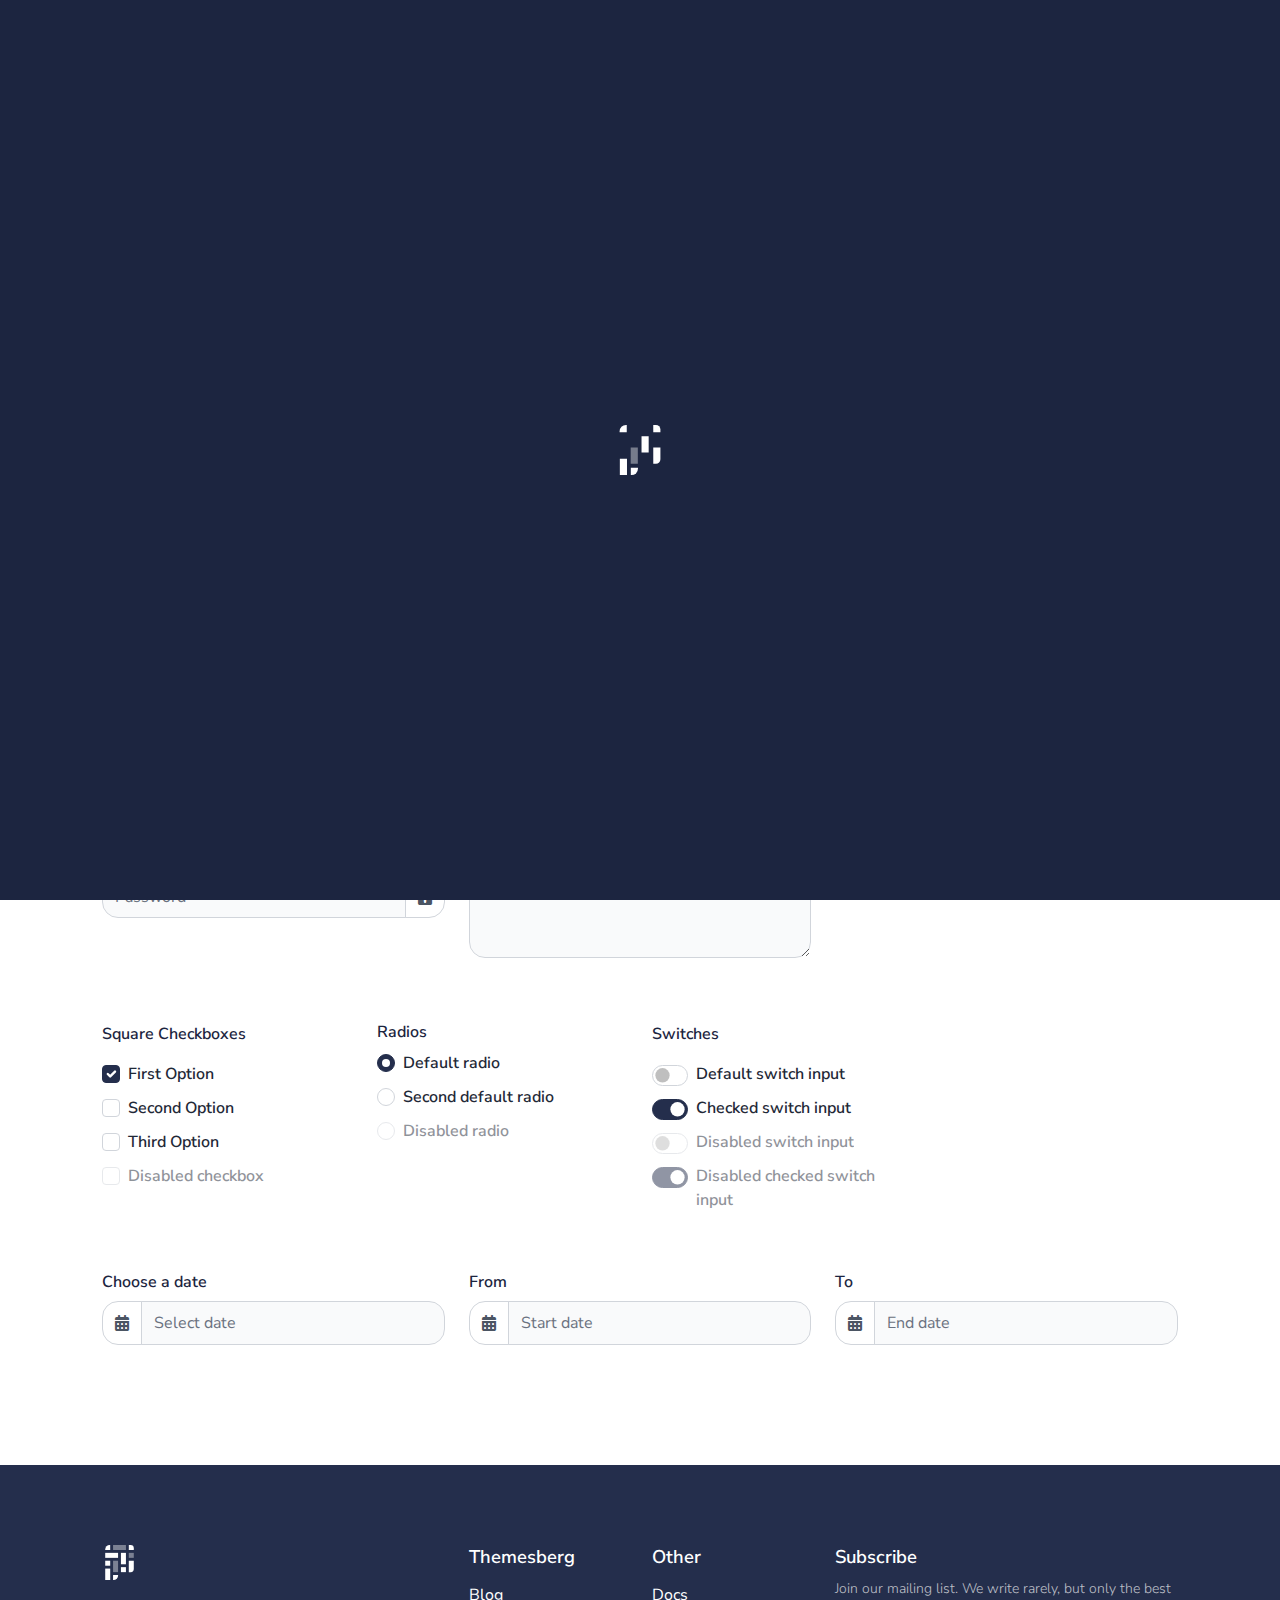
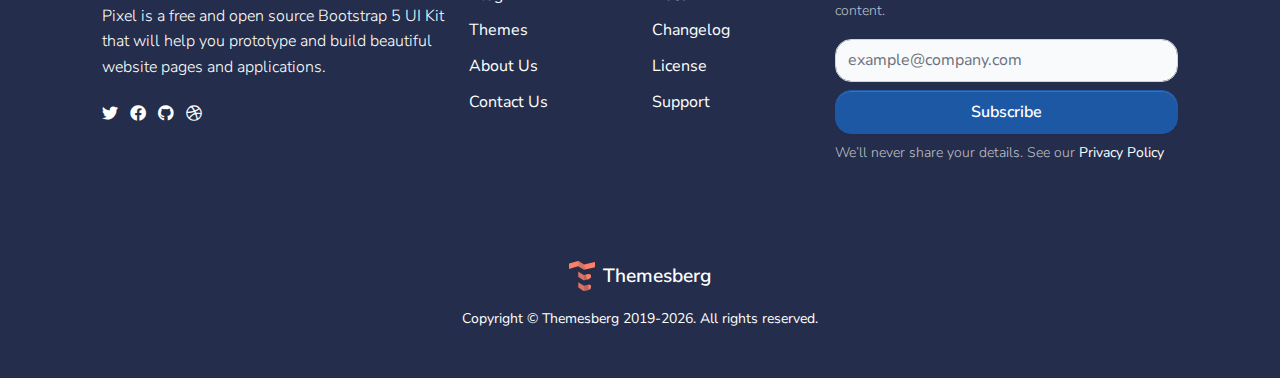
<file: html/components/forms.html>
<!--

=========================================================
* Pixel Free Bootstrap 5 UI Kit
=========================================================

* Product Page: https://themesberg.com/product/ui-kit/pixel-free-bootstrap-5-ui-kit
* Copyright 2021 Themesberg (https://www.themesberg.com)

* Coded by https://themesberg.com

=========================================================

* The above copyright notice and this permission notice shall be included in all copies or substantial portions of the Software. Contact us if you want to remove it.

-->
<!DOCTYPE html>
<html lang="en">

<head>
    <meta http-equiv="Content-Type" content="text/html; charset=utf-8" />
<!-- Primary Meta Tags -->
<title>Pixel Bootstrap 5 - Forms</title>
<meta name="viewport" content="width=device-width, initial-scale=1, shrink-to-fit=no">
<meta name="title" content="Pixel Bootstrap 5 - Forms">
<meta name="author" content="Themesberg">
<meta name="description" content="Open source and free Bootstrap 5 UI Kit featuring 80 UI components, 5 example pages, and a Gulp and Sass workflow.">
<link rel="canonical" href="https://themesberg.com/product/ui-kit/pixel-free-bootstrap-5-ui-kit">

<!-- Open Graph / Facebook -->
<meta property="og:type" content="website">
<meta property="og:url" content="https://demo.themesberg.com/pixel-bootstrap-5-ui-kit">
<meta property="og:title" content="Pixel Bootstrap 5 - Forms">
<meta property="og:description" content="Open source and free Bootstrap 5 UI Kit featuring 80 UI components, 5 example pages, and a Gulp and Sass workflow.">
<meta property="og:image" content="https://themesberg.s3.us-east-2.amazonaws.com/public/products/pixel-lite/pixel-lite-preview.jpg">

<!-- Twitter -->
<meta property="twitter:card" content="summary_large_image">
<meta property="twitter:url" content="https://demo.themesberg.com/pixel-bootstrap-5-ui-kit">
<meta property="twitter:title" content="Pixel Bootstrap 5 - Forms">
<meta property="twitter:description" content="Open source and free Bootstrap 5 UI Kit featuring 80 UI components, 5 example pages, and a Gulp and Sass workflow.">
<meta property="twitter:image" content="https://themesberg.s3.us-east-2.amazonaws.com/public/products/pixel-lite/pixel-lite-preview.jpg">

<!-- Favicon -->
<link rel="apple-touch-icon" sizes="120x120" href="../../assets/img/favicon/apple-touch-icon.png">
<link rel="icon" type="image/png" sizes="32x32" href="../../assets/img/favicon/favicon-32x32.png">
<link rel="icon" type="image/png" sizes="16x16" href="../../assets/img/favicon/favicon-16x16.png">
<link rel="manifest" href="../../assets/img/favicon/site.webmanifest">
<link rel="mask-icon" href="../../assets/img/favicon/safari-pinned-tab.svg" color="#ffffff">
<meta name="msapplication-TileColor" content="#ffffff">
<meta name="theme-color" content="#ffffff">

<!-- Fontawesome -->
<link type="text/css" href="../../vendor/@fortawesome/fontawesome-free/css/all.min.css" rel="stylesheet">

<!-- Pixel CSS -->
<link type="text/css" href="../../css/pixel.css" rel="stylesheet">


</head>

<body>
    

<header class="header-global">
    <nav id="navbar-main" aria-label="Primary navigation" class="navbar navbar-main navbar-expand-lg navbar-theme-primary headroom navbar-dark">
        <div class="container position-relative">
            <a class="navbar-brand me-lg-5" href="../../index.html">
                <img class="navbar-brand-dark" src="../../assets/img/brand/light.svg" alt="Logo light">
                <img class="navbar-brand-light" src="../../assets/img/brand/dark.svg" alt="Logo dark">
            </a>
            <div class="navbar-collapse collapse me-auto" id="navbar_global">
                <div class="navbar-collapse-header">
                    <div class="row">
                        <div class="col-6 collapse-brand">
                            <a href="../../index.html">
                                <img src="../../assets/img/brand/dark.svg" alt="Themesberg logo">
                            </a>
                        </div>
                        <div class="col-6 collapse-close">
                            <a href="#navbar_global" class="fas fa-times" data-bs-toggle="collapse" data-bs-target="#navbar_global" aria-controls="navbar_global" aria-expanded="false" title="close" aria-label="Toggle navigation"></a>
                        </div>
                    </div>
                </div>
                <ul class="navbar-nav navbar-nav-hover align-items-lg-center">
                    <li class="nav-item dropdown">
                        <a href="#" class="nav-link dropdown-toggle" id="frontPagesDropdown" aria-expanded="false" data-bs-toggle="dropdown">
                            Pages
                            <span class="fas fa-angle-down nav-link-arrow ms-1"></span>
                        </a>
                        <div class="dropdown-menu dropdown-megamenu px-0 py-2 p-lg-4" aria-labelledby="frontPagesDropdown">
                            <div class="row">
                                <div class="col-6 col-lg-4">
                                    <h6 class="d-block mb-3 text-primary">Main pages</h6>
                                    <ul class="list-style-none mb-4">
                                        <li class="mb-2 megamenu-item">
                                            <a class="megamenu-link" href="../../html/pages/about.html">About</a>
                                        </li>
                                        <li class="mb-2 megamenu-item">
                                            <a class="megamenu-link" href="../../html/pages/contact.html">Contact</a>
                                        </li>
                                        <li class="mb-2 megamenu-item">
                                            <a class="megamenu-link" href="https://demo.themesberg.com/pixel-pro/v5/html/pages/pricing.html" target="_blank">Pricing <span class="badge bg-tertiary">Pro</span></a>
                                        </li>
                                        <li class="mb-2 megamenu-item">
                                            <a class="megamenu-link" href="https://demo.themesberg.com/pixel-pro/v5/html/pages/team.html" target="_blank">Team <span class="badge bg-tertiary">Pro</span></a>
                                        </li>
                                        <li class="mb-2 megamenu-item">
                                            <a class="megamenu-link" href="https://demo.themesberg.com/pixel-pro/v5/html/pages/services.html" target="_blank">Services <span class="badge bg-tertiary">Pro</span></a>
                                        </li>
                                        <li class="mb-2 megamenu-item">
                                            <a class="megamenu-link" href="https://demo.themesberg.com/pixel-pro/v5/html/pages/profile.html" target="_blank">Profile <span class="badge bg-tertiary">Pro</span></a>
                                        </li>
                                    </ul>
                                    <h6 class="d-block text-primary">Legal</h6>
                                    <ul class="list-style-none mb-4">
                                        <li class="mb-2 megamenu-item">
                                            <a class="megamenu-link" href="https://demo.themesberg.com/pixel-pro/v5/html/pages/legal.html" target="_blank">Legal center <span class="badge bg-tertiary">Pro</span></a>
                                        </li>
                                        <li class="mb-2 megamenu-item">
                                            <a class="megamenu-link" href="https://demo.themesberg.com/pixel-pro/v5/html/pages/terms.html" target="_blank">Terms <span class="badge bg-tertiary">Pro</span></a>
                                        </li>
                                    </ul>
                                    <h6 class="d-block text-primary">Career</h6>
                                    <ul class="list-style-none mb-4">
                                        <li class="mb-2 megamenu-item">
                                            <a class="megamenu-link" href="https://demo.themesberg.com/pixel-pro/v5/html/pages/careers.html" target="_blank">Careers <span class="badge bg-tertiary">Pro</span></a>
                                        </li>
                                        <li class="mb-2 megamenu-item">
                                            <a class="megamenu-link" href="https://demo.themesberg.com/pixel-pro/v5/html/pages/career-single.html" target="_blank">Career Single <span class="badge bg-tertiary">Pro</span></a>
                                        </li>
                                    </ul>
                                </div>
                                <div class="col-6 col-lg-4">
                                    <h6 class="d-block mb-3 text-primary">Landings</h6>
                                    <ul class="list-style-none mb-4">
                                        <li class="mb-2 megamenu-item">
                                            <a class="megamenu-link" href="../../html/pages/landing-freelancer.html">Freelancer</a>
                                        </li>
                                        <li class="mb-2 megamenu-item">
                                            <a class="megamenu-link" href="https://demo.themesberg.com/pixel-pro/v5/html/pages/landing-app.html" target="_blank">App <span class="badge bg-tertiary">Pro</span></a>
                                        </li>
                                        <li class="mb-2 megamenu-item">
                                            <a class="megamenu-link" href="https://demo.themesberg.com/pixel-pro/v5/html/pages/landing-crypto.html" target="_blank">Crypto <span class="badge bg-tertiary">Pro</span></a>
                                        </li>
                                    </ul>
                                    <h6 class="d-block mb-3 text-primary">Support</h6>
                                    <ul class="list-style-none mb-4">
                                        <li class="mb-2 megamenu-item">
                                            <a class="megamenu-link" href="https://demo.themesberg.com/pixel-pro/v5/html/pages/support.html" target="_blank">Support center <span class="badge bg-tertiary">Pro</span></a>
                                        </li>
                                        <li class="mb-2 megamenu-item">
                                            <a class="megamenu-link" href="https://demo.themesberg.com/pixel-pro/v5/html/pages/support-topic.html" target="_blank">Support topic <span class="badge bg-tertiary">Pro</span></a>
                                        </li>
                                    </ul>
                                    <h6 class="d-block mb-3 text-primary">Blog</h6>
                                    <ul class="list-style-none mb-4">
                                        <li class="mb-2 megamenu-item">
                                            <a class="megamenu-link" href="https://demo.themesberg.com/pixel-pro/v5/html/pages/blog.html" target="_blank">Blog <span class="badge bg-tertiary">Pro</span></a>
                                        </li>
                                        <li class="mb-2 megamenu-item">
                                            <a class="megamenu-link" href="https://demo.themesberg.com/pixel-pro/v5/html/pages/blog-post.html" target="_blank">Blog post <span class="badge bg-tertiary">Pro</span></a>
                                        </li>
                                    </ul>
                                </div>
                                <div class="col-6 col-lg-4">
                                    <h6 class="d-block mb-3 text-primary">User</h6>
                                    <ul class="list-style-none mb-4">
                                        <li class="mb-2 megamenu-item">
                                            <a class="megamenu-link" href="../../html/pages/sign-in.html">Sign in</a>
                                        </li>
                                        <li class="mb-2 megamenu-item">
                                            <a class="megamenu-link" href="../../html/pages/sign-up.html">Sign up</a>
                                        </li>
                                        <li class="mb-2 megamenu-item">
                                            <a class="megamenu-link" href="https://demo.themesberg.com/pixel-pro/v5/html/pages/forgot-password.html" target="_blank">Forgot password <span class="badge bg-tertiary">Pro</span></a>
                                        </li>
                                        <li class="mb-2 megamenu-item">
                                            <a class="megamenu-link" href="https://demo.themesberg.com/pixel-pro/v5/html/pages/reset-password.html" target="_blank">Reset password <span class="badge bg-tertiary">Pro</span></a>
                                        </li>
                                    </ul>
                                    <h6 class="d-block mb-3 text-primary">Special</h6>
                                    <ul class="list-style-none mb-4">
                                        <li class="mb-2 megamenu-item">
                                            <a class="megamenu-link" href="https://demo.themesberg.com/pixel-pro/v5/html/pages/404.html" target="_blank">404 Not Found <span class="badge bg-tertiary">Pro</span></a>
                                        </li>
                                        <li class="mb-2 megamenu-item">
                                            <a class="megamenu-link" href="https://demo.themesberg.com/pixel-pro/v5/html/pages/500.html" target="_blank">500 Server Error <span class="badge bg-tertiary">Pro</span></a>
                                        </li>
                                        <li class="mb-2 megamenu-item">
                                            <a class="megamenu-link" href="https://demo.themesberg.com/pixel-pro/v5/html/pages/maintenance.html" target="_blank">Maintenance <span class="badge bg-tertiary">Pro</span></a>
                                        </li>
                                        <li class="mb-2 megamenu-item">
                                            <a class="megamenu-link" href="https://demo.themesberg.com/pixel-pro/v5/html/pages/coming-soon.html" target="_blank">Coming soon <span class="badge bg-tertiary">Pro</span></a>
                                        </li>
                                        <li class="mb-2 megamenu-item">
                                            <a class="megamenu-link" href="../../html/pages/blank.html">Blank page</a>
                                        </li>
                                    </ul>
                                </div>
                            </div>
                        </div>
                    </li>
                    <li class="nav-item dropdown">
                        <a href="#" class="nav-link dropdown-toggle" id="dashboardDropdown" aria-expanded="false" data-bs-toggle="dropdown">
                            Dashboard
                            <span class="fas fa-angle-down nav-link-arrow ms-1"></span>
                        </a>
                        <div class="dropdown-menu dropdown-megamenu-sm px-0 py-2 p-lg-4" aria-labelledby="dashboardDropdown">
                            <div class="row">
                                <div class="col-6">
                                    <h6 class="d-block mb-3 text-primary">User dashboard</h6>
                                    <ul class="list-style-none mb-4">
                                        <li class="mb-2 megamenu-item">
                                            <a class="megamenu-link" href="https://demo.themesberg.com/pixel-pro/v5/html/dashboard/account.html" target="_blank">My account <span class="badge bg-tertiary">Pro</span></a>
                                        </li>
                                        <li class="mb-2 megamenu-item">
                                            <a class="megamenu-link" href="https://demo.themesberg.com/pixel-pro/v5/html/dashboard/settings.html" target="_blank">Settings <span class="badge bg-tertiary">Pro</span></a>
                                        </li>
                                        <li class="mb-2 megamenu-item">
                                            <a class="megamenu-link" href="https://demo.themesberg.com/pixel-pro/v5/html/dashboard/security.html" target="_blank">Security <span class="badge bg-tertiary">Pro</span></a>
                                        </li>
                                    </ul>
                                    <h6 class="d-block mb-3 text-primary">Items</h6>
                                    <ul class="list-style-none">
                                        <li class="mb-2 megamenu-item">
                                            <a class="megamenu-link" href="https://demo.themesberg.com/pixel-pro/v5/html/dashboard/my-items.html" target="_blank">My items <span class="badge bg-tertiary">Pro</span></a>
                                        </li>
                                        <li class="mb-2 megamenu-item">
                                            <a class="megamenu-link" href="https://demo.themesberg.com/pixel-pro/v5/html/dashboard/edit-item.html" target="_blank">Edit item <span class="badge bg-tertiary">Pro</span></a>
                                        </li>
                                    </ul>
                                </div>
                                <div class="col-6">
                                    <h6 class="d-block mb-3 text-primary">Messaging</h6>
                                    <ul class="list-style-none mb-4">
                                        <li class="mb-2 megamenu-item">
                                            <a class="megamenu-link" href="https://demo.themesberg.com/pixel-pro/v5/html/dashboard/messages.html" target="_blank">Messages <span class="badge bg-tertiary">Pro</span></a>
                                        </li>
                                        <li class="mb-2 megamenu-item">
                                            <a class="megamenu-link" href="https://demo.themesberg.com/pixel-pro/v5/html/dashboard/single-message.html" target="_blank">Chat <span class="badge bg-tertiary">Pro</span></a>
                                        </li>
                                    </ul>
                                    <h6 class="d-block mb-3 text-primary">Billing</h6>
                                    <ul class="list-style-none mb-4">
                                        <li class="mb-2 megamenu-item">
                                            <a class="megamenu-link" href="https://demo.themesberg.com/pixel-pro/v5/html/dashboard/billing.html" target="_blank">Billing details <span class="badge bg-tertiary">Pro</span></a>
                                        </li>
                                        <li class="mb-2 megamenu-item">
                                            <a class="megamenu-link" href="https://demo.themesberg.com/pixel-pro/v5/html/dashboard/invoice.html" target="_blank">Invoice <span class="badge bg-tertiary">Pro</span></a>
                                        </li>
                                    </ul>
                                </div>
                            </div>
                        </div>
                    </li>
                    <li class="nav-item dropdown">
                        <a href="#" class="nav-link dropdown-toggle" id="componentsDropdown" aria-expanded="false" data-bs-toggle="dropdown">
                            Components
                            <span class="fas fa-angle-down nav-link-arrow ms-1"></span>
                        </a>
                        <div class="dropdown-menu dropdown-megamenu-md p-0" aria-labelledby="componentsDropdown">
                            <div class="row g-0">
                                <div class="col-lg-6 bg-dark d-none d-lg-block me-0 me-3">
                                    <div class="px-0 py-3 text-center">
                                        <img src="../../assets/img/megamenu_image.png" alt="Pixel Components">
                                    </div>
                                </div>
                                <div class="col ps-0 py-3">
                                    <ul class="list-style-none">
                                        <li><a class="dropdown-item" href="../../html/components/accordions.html">Accordions</a></li>
                                        <li><a class="dropdown-item" href="../../html/components/alerts.html">Alerts</a></li>
                                        <li><a class="dropdown-item" href="../../html/components/badges.html">Badges</a></li>
                                        <li><a class="dropdown-item" href="../../html/components/cards.html">Cards</a></li>
                                        <li><a class="dropdown-item" href="https://demo.themesberg.com/pixel-pro/v5/html/components/charts.html" target="_blank">Charts <span class="badge bg-tertiary">Pro</span></a></li>
                                        <li><a class="dropdown-item" href="../../html/components/bootstrap-carousels.html">Carousels</a></li>
                                        <li><a class="dropdown-item" href="../../html/components/breadcrumbs.html">Breadcrumbs</a></li>
                                        <li><a class="dropdown-item" href="../../html/components/buttons.html">Buttons</a></li>
                                        <li><a class="dropdown-item" href="https://demo.themesberg.com/pixel-pro/v5/html/components/counters.html" target="_blank">Counters <span class="badge bg-tertiary">Pro</span></a></li>
                                    </ul>
                                </div>
                                <div class="col ps-0 py-3">
                                    <ul class="list-style-none">
                                        <li><a class="dropdown-item" href="../../html/components/dropdowns.html">Dropdowns</a></li>
                                        <li><a class="dropdown-item" href="https://demo.themesberg.com/pixel-pro/v5/html/components/e-commerce.html" target="_blank">E-commerce <span class="badge bg-tertiary">Pro</span></a></li>
                                        <li><a class="dropdown-item" href="../../html/components/forms.html">Forms</a></li>
                                        <li><a class="dropdown-item" href="https://demo.themesberg.com/pixel-pro/v5/html/components/icon-boxes.html" target="_blank">Icon Boxes <span class="badge bg-tertiary">Pro</span></a></li>
                                        <li><a class="dropdown-item" href="../../html/components/modals.html">Modals</a></li>
                                        <li><a class="dropdown-item" href="../../html/components/navs.html">Navs</a></li>
                                        <li><a class="dropdown-item" href="https://demo.themesberg.com/pixel-pro/v5/html/components/glidejs-carousels.html" target="_blank">GlideJS <span class="badge bg-tertiary">Pro</span></a></li>
                                        <li><a class="dropdown-item" href="../../html/components/pagination.html">Pagination</a></li>
                                        <li><a class="dropdown-item" href="../../html/components/popovers.html">Popovers</a></li>
                                    </ul>
                                </div>
                                <div class="col ps-0 py-3">
                                    <ul class="list-style-none">
                                        <li><a class="dropdown-item" href="../../html/components/progress-bars.html">Progress Bars</a></li>
                                        <li><a class="dropdown-item" href="https://demo.themesberg.com/pixel-pro/v5/html/components/steps.html" target="_blank">Steps <span class="badge bg-tertiary">Pro</span></a></li>
                                        <li><a class="dropdown-item" href="../../html/components/tables.html">Tables</a></li>
                                        <li><a class="dropdown-item" href="../../html/components/tabs.html">Tabs</a> </li>
                                        <li><a class="dropdown-item" href="../../html/components/toasts.html">Toasts</a> </li>
                                        <li><a class="dropdown-item" href="https://demo.themesberg.com/pixel-pro/v5/html/components/timelines.html" target="_blank">Timelines <span class="badge bg-tertiary">Pro</span></a></li>
                                        <li><a class="dropdown-item" href="../../html/components/tooltips.html">Tooltips</a></li>
                                        <li><a class="dropdown-item" href="../../html/components/typography.html">Typography</a></li>
                                        <li><a class="dropdown-item" href="https://demo.themesberg.com/pixel-pro/v5/html/components/widgets.html" target="_blank">Widgets <span class="badge bg-tertiary">Pro</span></a></li>
                                    </ul>
                                </div>
                            </div>
                        </div>
                    </li>
                    <li class="nav-item dropdown">
                        <a href="#" class="nav-link dropdown-toggle" data-bs-toggle="dropdown" id="supportDropdown" aria-expanded="false">
                            Support
                            <span class="fas fa-angle-down nav-link-arrow ms-1"></span>
                        </a>
                        <div class="dropdown-menu dropdown-menu-lg" aria-labelledby="supportDropdown">
                            <div class="col-auto px-0">
                                <div class="list-group list-group-flush">
                                    <a href="https://themesberg.com/docs/bootstrap-5/pixel/getting-started/quick-start/" target="_blank" class="list-group-item list-group-item-action d-flex align-items-center p-0 py-3 px-lg-4">
                                        <span class="icon icon-sm"><span class="fas fa-file-alt"></span></span>
                                        <div class="ms-4">
                                            <span class="d-block font-small fw-bold mb-0">Documentation<span class="badge badge-sm badge-secondary ms-2">v3.1</span></span>
                                            <span class="small">Examples and guides</span>
                                        </div>
                                    </a>
                                    <a href="https://github.com/themesberg/pixel-bootstrap-ui-kit/issues" target="_blank" class="list-group-item list-group-item-action d-flex align-items-center p-0 py-3 px-lg-4">
                                        <span class="icon icon-sm"><span class="fas fa-microphone-alt"></span></span>
                                        <div class="ms-4">
                                            <span class="d-block font-small fw-bold mb-0">Support</span>
                                            <span class="small">Need help? Ask us!</span>
                                        </div>
                                    </a>
                                </div>
                            </div>
                        </div>
                    </li>
                </ul>
            </div>
            <div class="d-flex align-items-center">
                <a href="https://themesberg.com/docs/bootstrap-5/pixel/getting-started/quick-start/" target="_blank" class="btn btn-outline-gray-100 d-none d-lg-inline me-md-3"><span class="fas fa-book me-2"></span> Docs</a>
                <a href="https://themesberg.com/product/ui-kit/pixel-free-bootstrap-5-ui-kit" target="_blank" class="btn btn-tertiary"><i class="fas fa-cloud-download-alt me-2"></i> Download</a>
                <button class="navbar-toggler ms-2" type="button" data-bs-toggle="collapse" data-bs-target="#navbar_global" aria-controls="navbar_global" aria-expanded="false" aria-label="Toggle navigation">
                    <span class="navbar-toggler-icon"></span>
                </button>
            </div>
        </div>
    </nav>
</header>
    <main>

        <div class="preloader bg-dark flex-column justify-content-center align-items-center">
    <svg id="loader-logo" xmlns="http://www.w3.org/2000/svg" width="50" height="50" viewBox="0 0 64 78.4">
        <path fill="#fff" d="M10,0h1.2V11.2H0V10A10,10,0,0,1,10,0Z"/>
        <rect fill="none" stroke="#fff" stroke-width="11.2" x="40" y="17.6" width="0" height="25.6"/>
        <rect fill="none" stroke="#fff" stroke-opacity="0.4" stroke-width="11.2" x="23" y="35.2" width="0" height="25.6"/>
        <path fill="#fff" d="M52.8,35.2H64V53.8a7,7,0,0,1-7,7H52.8V35.2Z"/>
        <rect fill="none" stroke="#fff" stroke-width="11.2" x="6" y="52.8" width="0" height="25.6"/>
        <path fill="#fff" d="M52.8,0H57a7,7,0,0,1,7,7h0v4.2H52.8V0Z"/>
        <rect fill="none" stroke="#fff" stroke-opacity="0.4" stroke-width="11.2" x="57.8" y="17.6" width="0" height="11.2"/>
        <rect fill="none" stroke="#fff" stroke-width="11.2" x="6" y="35.2" width="0" height="11.2"/>
        <rect fill="none" stroke="#fff" stroke-width="11.2" x="40.2" y="49.6" width="0" height="11.2"/>
        <path fill="#fff" d="M17.6,67.2H28.8v1.2a10,10,0,0,1-10,10H17.6V67.2Z"/>
        <rect fill="none" stroke="#fff" stroke-opacity="0.4" stroke-width="28.8" x="31.6" width="0" height="11.2"/>
        <rect fill="none" stroke="#fff" x="14" stroke-width="28.8" y="17.6" width="0" height="11.2"/>
    </svg>
</div>
        <!-- Hero -->
        <div class="section-header pb-6 bg-primary text-white">
            <div class="container">
                <div class="row justify-content-center">
                    <div class="col-12 col-md-8 text-center">
                        <h1 class="display-3 mb-4">Forms</h1>
                        <p class="lead mb-5">Examples and usage guidelines for form control styles, layout options, and custom components for creating a wide variety of forms.</p>
                        <div class="alert bg-secondary" role="alert">
                            <span class="fas fa-info-circle"></span>
                            <a class="fw-bold text-white text-underline mx-1" href="https://themesberg.com/docs/pixel-bootstrap/components/forms/" target="_blank">See our Documentation</a> for a detailed technical explanation.
                        </div>
                    </div>
                </div>
            </div>
        </div>
        <!-- End of Hero -->
        
        <div class="section section-md pb-0">
    <div class="container">
        <!-- Title -->
        <div class="row">
            <div class="col">
                <h2 class="h5">Default Forms</h2>
            </div>
        </div>
        <!-- End of Title -->
    </div>
</div>

<!-- Section -->
<div class="section section-md pt-4">
    <div class="container">
        <div class="row mb-4 mb-lg-5">
            <div class="col-lg-4 col-sm-6">
                <!-- Form -->
                <div class="mb-4">
                    <label for="exampleInputEmail6">Email address</label>
                    <input type="email" class="form-control" id="exampleInputEmail6">
                    <small id="emailHelp" class="form-text text-gray">We'll never share your email with anyone
                        else.</small>
                </div>
                <!-- End of Form -->
                <!-- Form -->
                <div class="mb-3">
                    <label for="exampleInputIconLeft">Icon Left</label>
                    <div class="input-group">
                        <span class="input-group-text" id="basic-addon1"><span class="fas fa-search"></span></span>
                        <input type="text" class="form-control" id="exampleInputIconLeft" placeholder="Search"
                            aria-label="Search" aria-describedby="basic-addon1">
                    </div>
                </div>
                <!-- End of Form -->
                <!-- Form -->
                <div class="mb-3">
                    <label for="exampleInputIconRight">Icon Right</label>
                    <div class="input-group">
                        <input type="text" class="form-control" id="exampleInputIconRight" placeholder="Search"
                            aria-label="Search" aria-describedby="basic-addon2">
                        <span class="input-group-text" id="basic-addon2"><span class="fas fa-search"></span></span>
                    </div>
                </div>
                <!-- End of Form -->
                <!-- Form -->
                <div class="mb-3">
                    <label for="exampleInputIconPassword">Password</label>
                    <div class="input-group">
                        <input type="password" class="form-control" id="exampleInputIconPassword" placeholder="Password"
                            aria-label="Password" aria-describedby="basic-addon3">
                        <span class="input-group-text" id="basic-addon3"><span class="fas fa-unlock-alt"></span></span>
                    </div>
                </div>
                <!-- End of Form -->
            </div>
            <div class="col-lg-4 col-sm-6">
                <!-- Form -->
                <div class="mb-3">
                    <label for="disabledTextInput">Name</label>
                    <input type="text" id="disabledTextInput" class="form-control" placeholder="Disabled input"
                        disabled>
                </div>
                <div class="mb-3">
                    <label for="disabledSelect">Disabled select menu</label>
                    <select id="disabledSelect" class="form-control" disabled>
                        <option>Disabled select</option>
                    </select>
                </div>
                <!-- End of Form -->
                <!-- Form -->
                <div class="mb-3">
                    <label class="my-1 me-2" for="inlineFormCustomSelectPref">Country</label>
                    <select class="form-select" id="inlineFormCustomSelectPref" aria-label="Default select example">
                        <option selected>Open this select menu</option>
                        <option value="1">One</option>
                        <option value="2">Two</option>
                        <option value="3">Three</option>
                    </select>
                </div>
                <!-- End of Form -->
                <!-- Form -->
                <div class="mb-3">
                    <label for="exampleFormControlTextarea1">Example textarea</label>
                    <textarea class="form-control" placeholder="Enter your message..." id="exampleFormControlTextarea1"
                        rows="4"></textarea>
                </div>
                <!-- End of Form -->
            </div>
            <div class="col-lg-4 col-sm-6">
                <!-- Form -->
                <div class="mb-3">
                    <label for="validationServer01">First name</label>
                    <input type="text" class="form-control is-valid" id="validationServer01" value="Mark" required>
                    <div class="valid-feedback">
                        Looks good!
                    </div>
                </div>
                <!-- End of Form -->
                <!-- Form -->
                <div class="mb-4">
                    <label for="validationServerUsername">Username</label>
                    <input type="text" class="form-control is-invalid" id="validationServerUsername" required>
                    <div class="invalid-feedback">
                        Please choose a username.
                    </div>
                </div>
                <!-- End of Form -->
                <!-- Form -->
                <div class="mb-3">
                    <label for="formFile" class="form-label">Default file input example</label>
                    <input class="form-control" type="file" id="formFile">
                </div>
                <!-- End of Form -->
            </div>
        </div>
        <div class="row mb-5 mb-lg-5">
            <div class="col-lg-3 col-md-6">
                <!-- Checkboxes -->
                <div class="mb-3">
                    <span class="h6 fw-bold">Square Checkboxes</span>
                </div>
                <div class="form-check">
                    <input class="form-check-input" type="checkbox" value="" id="defaultCheck1" checked>
                    <label class="form-check-label" for="defaultCheck1">
                        First Option
                    </label>
                </div>
                <div class="form-check">
                    <input class="form-check-input" type="checkbox" value="" id="defaultCheck2">
                    <label class="form-check-label" for="defaultCheck2">
                        Second Option
                    </label>
                </div>
                <div class="form-check">
                    <input class="form-check-input" type="checkbox" value="" id="defaultCheck3">
                    <label class="form-check-label" for="defaultCheck3">
                        Third Option
                    </label>
                </div>
                <div class="form-check">
                    <input class="form-check-input" type="checkbox" value="" id="defaultCheck4" disabled>
                    <label class="form-check-label" for="defaultCheck4">
                        Disabled checkbox
                    </label>
                </div>
            </div>
            <div class="col-lg-3 col-sm-6 mt-4 mt-md-0">
                <!-- Radio -->
                <fieldset>
                    <legend class="h6">Radios</legend>
                    <div class="form-check">
                        <input class="form-check-input" type="radio" name="exampleRadios" id="exampleRadios1"
                            value="option1" checked>
                        <label class="form-check-label" for="exampleRadios1">
                            Default radio
                        </label>
                    </div>
                    <div class="form-check">
                        <input class="form-check-input" type="radio" name="exampleRadios" id="exampleRadios2"
                            value="option2">
                        <label class="form-check-label" for="exampleRadios2">
                            Second default radio
                        </label>
                    </div>
                    <div class="form-check">
                        <input class="form-check-input" type="radio" name="exampleRadios" id="exampleRadios3"
                            value="option3" disabled>
                        <label class="form-check-label" for="exampleRadios3">
                            Disabled radio
                        </label>
                    </div>
                    <!-- End of Radio -->
                </fieldset>
            </div>
            <div class="col-lg-3 col-sm-6 mt-4 mt-md-0">
                <div class="mb-3">
                    <span class="h6 fw-bold">Switches</span>
                </div>
                <div class="form-check form-switch">
                    <input class="form-check-input" type="checkbox" id="flexSwitchCheckDefault">
                    <label class="form-check-label" for="flexSwitchCheckDefault">Default switch input</label>
                </div>
                <div class="form-check form-switch">
                    <input class="form-check-input" type="checkbox" id="flexSwitchCheckChecked" checked>
                    <label class="form-check-label" for="flexSwitchCheckChecked">Checked switch input</label>
                </div>
                <div class="form-check form-switch">
                    <input class="form-check-input" type="checkbox" id="flexSwitchCheckDisabled" disabled>
                    <label class="form-check-label" for="flexSwitchCheckDisabled">Disabled switch input</label>
                </div>
                <div class="form-check form-switch">
                    <input class="form-check-input" type="checkbox" id="flexSwitchCheckCheckedDisabled" checked
                        disabled>
                    <label class="form-check-label" for="flexSwitchCheckCheckedDisabled">Disabled checked switch
                        input</label>
                </div>
            </div>
        </div>
        <div class="row mb-4 mb-lg-5">
            <div class="col-12 col-md-4">
                <!-- Form -->
                <div class="form-group">
                    <label class="h6" for="exampleInputDate1">Choose a date</label>
                    <div class="input-group mb-4">
                        <span class="input-group-text" id="basic-addonDate1"><span
                                class="fas far fa-calendar-alt"></span></span>
                        <input class="form-control" data-datepicker="" id="exampleInputDate1" placeholder="Select date"
                            type="text" aria-label="Date with icon left">
                    </div>
                </div>
                <!-- End of Form -->
            </div>
            <div class="col-12 col-md-8">
                <!-- Form -->
                <div class="row align-items-center">
                    <div class="col">
                        <label class="h6" for="exampleInputDate2">From</label>
                        <div class="form-group">
                            <div class="input-group input-group-border">
                                <span class="input-group-text" id="basic-addonDate2"><span
                                        class="fas far fa-calendar-alt"></span></span>
                                <input class="form-control" data-datepicker="" id="exampleInputDate2"
                                    placeholder="Start date" type="text">
                            </div>
                        </div>
                    </div>
                    <div class="col">
                        <div class="form-group">
                            <label class="h6" for="exampleInputDate3">To</label>
                            <div class="input-group input-group-border">
                                <span class="input-group-text" id="basic-addonDate3"><span
                                        class="fas far fa-calendar-alt"></span></span>
                                <input class="form-control" data-datepicker="" id="exampleInputDate3"
                                    placeholder="End date" type="text">
                            </div>
                        </div>
                    </div>
                </div>
                <!-- End of Form -->
            </div>
        </div>
    </div>
</div>
<!-- End of Section -->

    </main>
    <footer class="footer pt-6 pb-5 bg-primary text-white">
    <div class="container">
        <div class="row">
            <div class="col-md-4">
                <img class="navbar-brand-dark mb-4" height="35" src="../../assets/img/brand/light.svg"
                    alt="Logo light">
                <p>Pixel is a free and open source Bootstrap 5 UI Kit that will help you prototype and build beautiful website pages and applications.</p>
                <ul class="social-buttons mb-5 mb-lg-0">
                    <li>
                        <a href="https://twitter.com/themesberg" aria-label="twitter social link"
                            class="icon-white me-2">
                            <span class="fab fa-twitter"></span>
                        </a>
                    </li>
                    <li>
                        <a href="https://www.facebook.com/themesberg/" class="icon-white me-2"
                            aria-label="facebook social link">
                            <span class="fab fa-facebook"></span>
                        </a>
                    </li>
                    <li>
                        <a href="https://github.com/themesberg" aria-label="github social link" class="icon-white me-2">
                            <span class="fab fa-github"></span>
                        </a>
                    </li>
                    <li>
                        <a href="https://dribbble.com/themesberg" class="icon-white" aria-label="dribbble social link">
                            <span class="fab fa-dribbble"></span>
                        </a>
                    </li>
                </ul>
            </div>
            <div class="col-6 col-md-2 mb-5 mb-lg-0">
                <span class="h5">Themesberg</span>
                <ul class="footer-links mt-2">
                    <li><a target="_blank" href="https://themesberg.com/blog">Blog</a></li>
                    <li><a target="_blank" href="https://themesberg.com/themes">Themes</a></li>
                    <li><a target="_blank" href="https://themesberg.com/about">About Us</a></li>
                    <li><a target="_blank" href="https://themesberg.com/contact">Contact Us</a></li>
                </ul>
            </div>
            <div class="col-6 col-md-2 mb-5 mb-lg-0">
                <span class="h5">Other</span>
                <ul class="footer-links mt-2">
                    <li><a href="https://themesberg.com/docs/bootstrap-5/pixel/getting-started/quick-start/"
                            target="_blank">Docs</a></li>
                    <li><a href="https://themesberg.com/docs/pixel-bootstrap/getting-started/changelog"
                            target="_blank">Changelog</a></li>
                    <li><a target="_blank" href="https://themesberg.com/licensing">License</a>
                    </li>
                    <li><a target="_blank"
                            href="https://github.com/themesberg/pixel-bootstrap-ui-kit/issues">Support</a></li>
                </ul>
            </div>
            <div class="col-12 col-md-4 mb-5 mb-lg-0">
                <span class="h5">Subscribe</span>
                <p class="text-muted font-small mt-2">Join our mailing list. We write rarely, but only the best content.
                </p>
                <form action="#">
                    <div class="form-row mb-2">
                        <div class="col-12">
                            <label class="h6 fw-normal text-muted d-none" for="exampleInputEmail3">Email address</label>
                            <input type="email" class="form-control mb-2" placeholder="example@company.com" name="email"
                                aria-label="Subscribe form" id="exampleInputEmail3" required>
                        </div>
                        <div class="col-12 d-grid">
                            <button type="submit" class="btn btn-tertiary" data-loading-text="Sending">
                                <span>Subscribe</span>
                            </button>
                        </div>
                    </div>
                </form>
                <p class="text-muted font-small m-0">We’ll never share your details. See our <a class="text-white"
                        href="#">Privacy Policy</a></p>
            </div>
        </div>
        <hr class="bg-secondary my-3 my-lg-5">
        <div class="row">
            <div class="col mb-md-0">
                <a href="https://themesberg.com" target="_blank" class="d-flex justify-content-center mb-3">
                    <img src="../../assets/img/themesberg.svg" height="30" class="me-2" alt="Themesberg Logo">
                    <p class="text-white fw-bold footer-logo-text m-0">Themesberg</p>
                </a>
                <div class="d-flex text-center justify-content-center align-items-center" role="contentinfo">
                    <p class="fw-normal font-small mb-0">Copyright © Themesberg 2019-<span
                            class="current-year">2021</span>. All rights reserved.</p>
                </div>
            </div>
        </div>
    </div>
</footer>

    <!-- Core -->
<script src="../../vendor/@popperjs/core/dist/umd/popper.min.js"></script>
<script src="../../vendor/bootstrap/dist/js/bootstrap.min.js"></script>
<script src="../../vendor/headroom.js/dist/headroom.min.js"></script>

<!-- Vendor JS -->
<script src="../../vendor/onscreen/dist/on-screen.umd.min.js"></script>
<script src="../../vendor/jarallax/dist/jarallax.min.js"></script>
<script src="../../vendor/smooth-scroll/dist/smooth-scroll.polyfills.min.js"></script>
<script src="../../vendor/vivus/dist/vivus.min.js"></script>
<script src="../../vendor/vanillajs-datepicker/dist/js/datepicker.min.js"></script>

<script async defer src="https://buttons.github.io/buttons.js"></script>

<!-- Pixel JS -->
<script src="../../assets/js/pixel.js"></script>

</body>

</html>
</file>
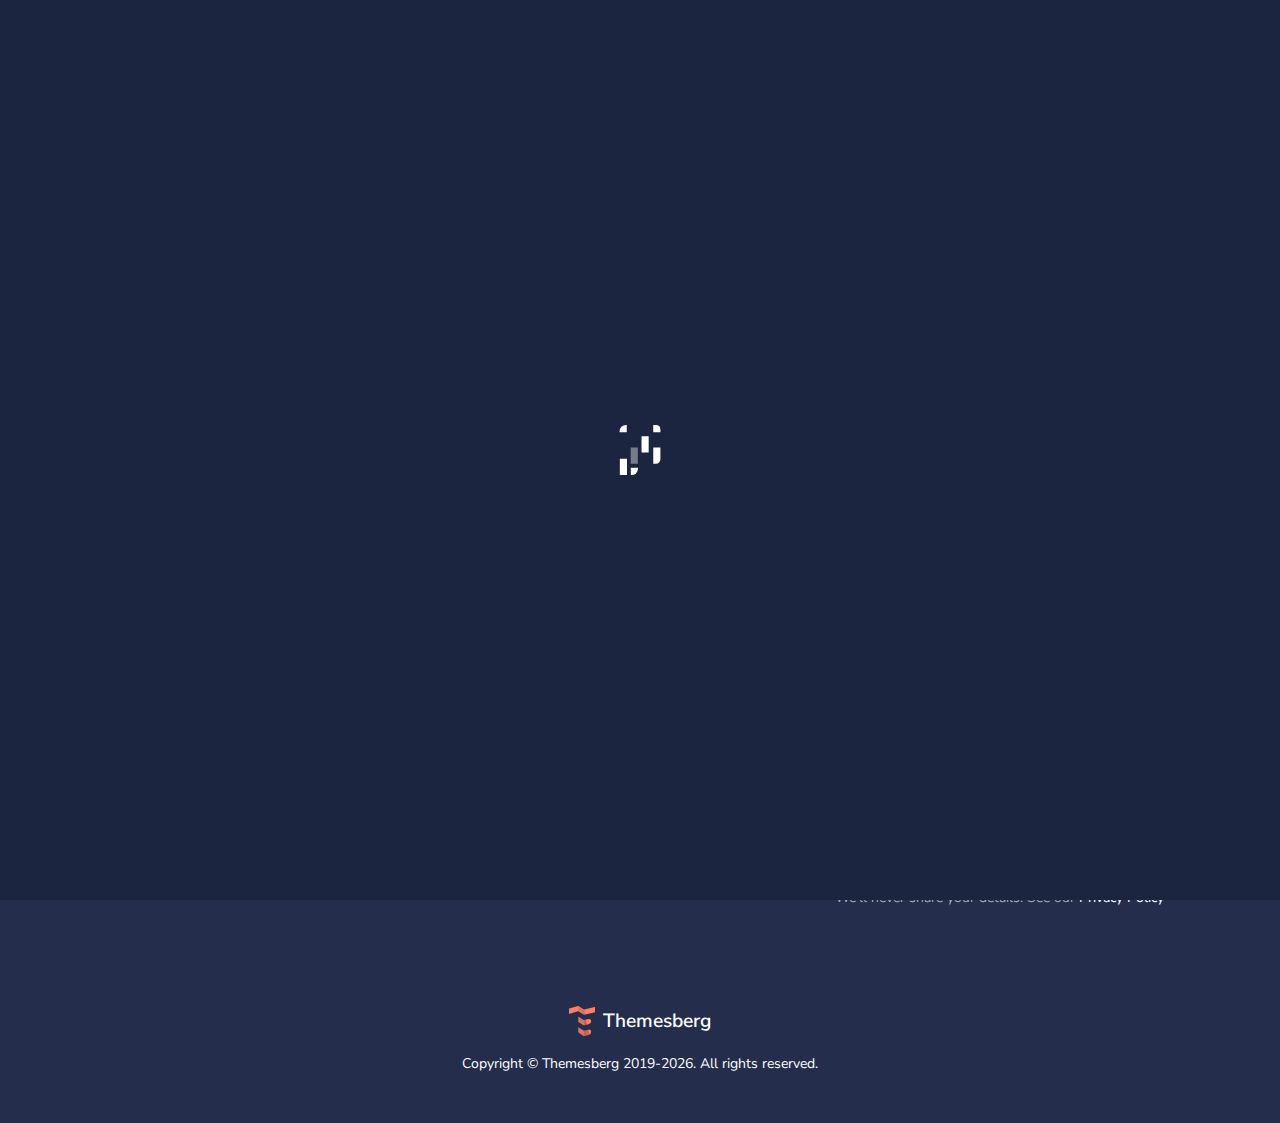
<file: html/components/modals.html>
<!--

=========================================================
* Pixel Free Bootstrap 5 UI Kit
=========================================================

* Product Page: https://themesberg.com/product/ui-kit/pixel-free-bootstrap-5-ui-kit
* Copyright 2021 Themesberg (https://www.themesberg.com)

* Coded by https://themesberg.com

=========================================================

* The above copyright notice and this permission notice shall be included in all copies or substantial portions of the Software. Contact us if you want to remove it.

-->
<!DOCTYPE html>
<html lang="en">

<head>
    <meta http-equiv="Content-Type" content="text/html; charset=utf-8" />
<!-- Primary Meta Tags -->
<title>Pixel Bootstrap 5 - Modals</title>
<meta name="viewport" content="width=device-width, initial-scale=1, shrink-to-fit=no">
<meta name="title" content="Pixel Bootstrap 5 - Modals">
<meta name="author" content="Themesberg">
<meta name="description" content="Open source and free Bootstrap 5 UI Kit featuring 80 UI components, 5 example pages, and a Gulp and Sass workflow.">
<link rel="canonical" href="https://themesberg.com/product/ui-kit/pixel-free-bootstrap-5-ui-kit">

<!-- Open Graph / Facebook -->
<meta property="og:type" content="website">
<meta property="og:url" content="https://demo.themesberg.com/pixel-bootstrap-5-ui-kit">
<meta property="og:title" content="Pixel Bootstrap 5 - Modals">
<meta property="og:description" content="Open source and free Bootstrap 5 UI Kit featuring 80 UI components, 5 example pages, and a Gulp and Sass workflow.">
<meta property="og:image" content="https://themesberg.s3.us-east-2.amazonaws.com/public/products/pixel-lite/pixel-lite-preview.jpg">

<!-- Twitter -->
<meta property="twitter:card" content="summary_large_image">
<meta property="twitter:url" content="https://demo.themesberg.com/pixel-bootstrap-5-ui-kit">
<meta property="twitter:title" content="Pixel Bootstrap 5 - Modals">
<meta property="twitter:description" content="Open source and free Bootstrap 5 UI Kit featuring 80 UI components, 5 example pages, and a Gulp and Sass workflow.">
<meta property="twitter:image" content="https://themesberg.s3.us-east-2.amazonaws.com/public/products/pixel-lite/pixel-lite-preview.jpg">

<!-- Favicon -->
<link rel="apple-touch-icon" sizes="120x120" href="../../assets/img/favicon/apple-touch-icon.png">
<link rel="icon" type="image/png" sizes="32x32" href="../../assets/img/favicon/favicon-32x32.png">
<link rel="icon" type="image/png" sizes="16x16" href="../../assets/img/favicon/favicon-16x16.png">
<link rel="manifest" href="../../assets/img/favicon/site.webmanifest">
<link rel="mask-icon" href="../../assets/img/favicon/safari-pinned-tab.svg" color="#ffffff">
<meta name="msapplication-TileColor" content="#ffffff">
<meta name="theme-color" content="#ffffff">

<!-- Fontawesome -->
<link type="text/css" href="../../vendor/@fortawesome/fontawesome-free/css/all.min.css" rel="stylesheet">

<!-- Pixel CSS -->
<link type="text/css" href="../../css/pixel.css" rel="stylesheet">


</head>

<body>
    

<header class="header-global">
    <nav id="navbar-main" aria-label="Primary navigation" class="navbar navbar-main navbar-expand-lg navbar-theme-primary headroom navbar-dark">
        <div class="container position-relative">
            <a class="navbar-brand me-lg-5" href="../../index.html">
                <img class="navbar-brand-dark" src="../../assets/img/brand/light.svg" alt="Logo light">
                <img class="navbar-brand-light" src="../../assets/img/brand/dark.svg" alt="Logo dark">
            </a>
            <div class="navbar-collapse collapse me-auto" id="navbar_global">
                <div class="navbar-collapse-header">
                    <div class="row">
                        <div class="col-6 collapse-brand">
                            <a href="../../index.html">
                                <img src="../../assets/img/brand/dark.svg" alt="Themesberg logo">
                            </a>
                        </div>
                        <div class="col-6 collapse-close">
                            <a href="#navbar_global" class="fas fa-times" data-bs-toggle="collapse" data-bs-target="#navbar_global" aria-controls="navbar_global" aria-expanded="false" title="close" aria-label="Toggle navigation"></a>
                        </div>
                    </div>
                </div>
                <ul class="navbar-nav navbar-nav-hover align-items-lg-center">
                    <li class="nav-item dropdown">
                        <a href="#" class="nav-link dropdown-toggle" id="frontPagesDropdown" aria-expanded="false" data-bs-toggle="dropdown">
                            Pages
                            <span class="fas fa-angle-down nav-link-arrow ms-1"></span>
                        </a>
                        <div class="dropdown-menu dropdown-megamenu px-0 py-2 p-lg-4" aria-labelledby="frontPagesDropdown">
                            <div class="row">
                                <div class="col-6 col-lg-4">
                                    <h6 class="d-block mb-3 text-primary">Main pages</h6>
                                    <ul class="list-style-none mb-4">
                                        <li class="mb-2 megamenu-item">
                                            <a class="megamenu-link" href="../../html/pages/about.html">About</a>
                                        </li>
                                        <li class="mb-2 megamenu-item">
                                            <a class="megamenu-link" href="../../html/pages/contact.html">Contact</a>
                                        </li>
                                        <li class="mb-2 megamenu-item">
                                            <a class="megamenu-link" href="https://demo.themesberg.com/pixel-pro/v5/html/pages/pricing.html" target="_blank">Pricing <span class="badge bg-tertiary">Pro</span></a>
                                        </li>
                                        <li class="mb-2 megamenu-item">
                                            <a class="megamenu-link" href="https://demo.themesberg.com/pixel-pro/v5/html/pages/team.html" target="_blank">Team <span class="badge bg-tertiary">Pro</span></a>
                                        </li>
                                        <li class="mb-2 megamenu-item">
                                            <a class="megamenu-link" href="https://demo.themesberg.com/pixel-pro/v5/html/pages/services.html" target="_blank">Services <span class="badge bg-tertiary">Pro</span></a>
                                        </li>
                                        <li class="mb-2 megamenu-item">
                                            <a class="megamenu-link" href="https://demo.themesberg.com/pixel-pro/v5/html/pages/profile.html" target="_blank">Profile <span class="badge bg-tertiary">Pro</span></a>
                                        </li>
                                    </ul>
                                    <h6 class="d-block text-primary">Legal</h6>
                                    <ul class="list-style-none mb-4">
                                        <li class="mb-2 megamenu-item">
                                            <a class="megamenu-link" href="https://demo.themesberg.com/pixel-pro/v5/html/pages/legal.html" target="_blank">Legal center <span class="badge bg-tertiary">Pro</span></a>
                                        </li>
                                        <li class="mb-2 megamenu-item">
                                            <a class="megamenu-link" href="https://demo.themesberg.com/pixel-pro/v5/html/pages/terms.html" target="_blank">Terms <span class="badge bg-tertiary">Pro</span></a>
                                        </li>
                                    </ul>
                                    <h6 class="d-block text-primary">Career</h6>
                                    <ul class="list-style-none mb-4">
                                        <li class="mb-2 megamenu-item">
                                            <a class="megamenu-link" href="https://demo.themesberg.com/pixel-pro/v5/html/pages/careers.html" target="_blank">Careers <span class="badge bg-tertiary">Pro</span></a>
                                        </li>
                                        <li class="mb-2 megamenu-item">
                                            <a class="megamenu-link" href="https://demo.themesberg.com/pixel-pro/v5/html/pages/career-single.html" target="_blank">Career Single <span class="badge bg-tertiary">Pro</span></a>
                                        </li>
                                    </ul>
                                </div>
                                <div class="col-6 col-lg-4">
                                    <h6 class="d-block mb-3 text-primary">Landings</h6>
                                    <ul class="list-style-none mb-4">
                                        <li class="mb-2 megamenu-item">
                                            <a class="megamenu-link" href="../../html/pages/landing-freelancer.html">Freelancer</a>
                                        </li>
                                        <li class="mb-2 megamenu-item">
                                            <a class="megamenu-link" href="https://demo.themesberg.com/pixel-pro/v5/html/pages/landing-app.html" target="_blank">App <span class="badge bg-tertiary">Pro</span></a>
                                        </li>
                                        <li class="mb-2 megamenu-item">
                                            <a class="megamenu-link" href="https://demo.themesberg.com/pixel-pro/v5/html/pages/landing-crypto.html" target="_blank">Crypto <span class="badge bg-tertiary">Pro</span></a>
                                        </li>
                                    </ul>
                                    <h6 class="d-block mb-3 text-primary">Support</h6>
                                    <ul class="list-style-none mb-4">
                                        <li class="mb-2 megamenu-item">
                                            <a class="megamenu-link" href="https://demo.themesberg.com/pixel-pro/v5/html/pages/support.html" target="_blank">Support center <span class="badge bg-tertiary">Pro</span></a>
                                        </li>
                                        <li class="mb-2 megamenu-item">
                                            <a class="megamenu-link" href="https://demo.themesberg.com/pixel-pro/v5/html/pages/support-topic.html" target="_blank">Support topic <span class="badge bg-tertiary">Pro</span></a>
                                        </li>
                                    </ul>
                                    <h6 class="d-block mb-3 text-primary">Blog</h6>
                                    <ul class="list-style-none mb-4">
                                        <li class="mb-2 megamenu-item">
                                            <a class="megamenu-link" href="https://demo.themesberg.com/pixel-pro/v5/html/pages/blog.html" target="_blank">Blog <span class="badge bg-tertiary">Pro</span></a>
                                        </li>
                                        <li class="mb-2 megamenu-item">
                                            <a class="megamenu-link" href="https://demo.themesberg.com/pixel-pro/v5/html/pages/blog-post.html" target="_blank">Blog post <span class="badge bg-tertiary">Pro</span></a>
                                        </li>
                                    </ul>
                                </div>
                                <div class="col-6 col-lg-4">
                                    <h6 class="d-block mb-3 text-primary">User</h6>
                                    <ul class="list-style-none mb-4">
                                        <li class="mb-2 megamenu-item">
                                            <a class="megamenu-link" href="../../html/pages/sign-in.html">Sign in</a>
                                        </li>
                                        <li class="mb-2 megamenu-item">
                                            <a class="megamenu-link" href="../../html/pages/sign-up.html">Sign up</a>
                                        </li>
                                        <li class="mb-2 megamenu-item">
                                            <a class="megamenu-link" href="https://demo.themesberg.com/pixel-pro/v5/html/pages/forgot-password.html" target="_blank">Forgot password <span class="badge bg-tertiary">Pro</span></a>
                                        </li>
                                        <li class="mb-2 megamenu-item">
                                            <a class="megamenu-link" href="https://demo.themesberg.com/pixel-pro/v5/html/pages/reset-password.html" target="_blank">Reset password <span class="badge bg-tertiary">Pro</span></a>
                                        </li>
                                    </ul>
                                    <h6 class="d-block mb-3 text-primary">Special</h6>
                                    <ul class="list-style-none mb-4">
                                        <li class="mb-2 megamenu-item">
                                            <a class="megamenu-link" href="https://demo.themesberg.com/pixel-pro/v5/html/pages/404.html" target="_blank">404 Not Found <span class="badge bg-tertiary">Pro</span></a>
                                        </li>
                                        <li class="mb-2 megamenu-item">
                                            <a class="megamenu-link" href="https://demo.themesberg.com/pixel-pro/v5/html/pages/500.html" target="_blank">500 Server Error <span class="badge bg-tertiary">Pro</span></a>
                                        </li>
                                        <li class="mb-2 megamenu-item">
                                            <a class="megamenu-link" href="https://demo.themesberg.com/pixel-pro/v5/html/pages/maintenance.html" target="_blank">Maintenance <span class="badge bg-tertiary">Pro</span></a>
                                        </li>
                                        <li class="mb-2 megamenu-item">
                                            <a class="megamenu-link" href="https://demo.themesberg.com/pixel-pro/v5/html/pages/coming-soon.html" target="_blank">Coming soon <span class="badge bg-tertiary">Pro</span></a>
                                        </li>
                                        <li class="mb-2 megamenu-item">
                                            <a class="megamenu-link" href="../../html/pages/blank.html">Blank page</a>
                                        </li>
                                    </ul>
                                </div>
                            </div>
                        </div>
                    </li>
                    <li class="nav-item dropdown">
                        <a href="#" class="nav-link dropdown-toggle" id="dashboardDropdown" aria-expanded="false" data-bs-toggle="dropdown">
                            Dashboard
                            <span class="fas fa-angle-down nav-link-arrow ms-1"></span>
                        </a>
                        <div class="dropdown-menu dropdown-megamenu-sm px-0 py-2 p-lg-4" aria-labelledby="dashboardDropdown">
                            <div class="row">
                                <div class="col-6">
                                    <h6 class="d-block mb-3 text-primary">User dashboard</h6>
                                    <ul class="list-style-none mb-4">
                                        <li class="mb-2 megamenu-item">
                                            <a class="megamenu-link" href="https://demo.themesberg.com/pixel-pro/v5/html/dashboard/account.html" target="_blank">My account <span class="badge bg-tertiary">Pro</span></a>
                                        </li>
                                        <li class="mb-2 megamenu-item">
                                            <a class="megamenu-link" href="https://demo.themesberg.com/pixel-pro/v5/html/dashboard/settings.html" target="_blank">Settings <span class="badge bg-tertiary">Pro</span></a>
                                        </li>
                                        <li class="mb-2 megamenu-item">
                                            <a class="megamenu-link" href="https://demo.themesberg.com/pixel-pro/v5/html/dashboard/security.html" target="_blank">Security <span class="badge bg-tertiary">Pro</span></a>
                                        </li>
                                    </ul>
                                    <h6 class="d-block mb-3 text-primary">Items</h6>
                                    <ul class="list-style-none">
                                        <li class="mb-2 megamenu-item">
                                            <a class="megamenu-link" href="https://demo.themesberg.com/pixel-pro/v5/html/dashboard/my-items.html" target="_blank">My items <span class="badge bg-tertiary">Pro</span></a>
                                        </li>
                                        <li class="mb-2 megamenu-item">
                                            <a class="megamenu-link" href="https://demo.themesberg.com/pixel-pro/v5/html/dashboard/edit-item.html" target="_blank">Edit item <span class="badge bg-tertiary">Pro</span></a>
                                        </li>
                                    </ul>
                                </div>
                                <div class="col-6">
                                    <h6 class="d-block mb-3 text-primary">Messaging</h6>
                                    <ul class="list-style-none mb-4">
                                        <li class="mb-2 megamenu-item">
                                            <a class="megamenu-link" href="https://demo.themesberg.com/pixel-pro/v5/html/dashboard/messages.html" target="_blank">Messages <span class="badge bg-tertiary">Pro</span></a>
                                        </li>
                                        <li class="mb-2 megamenu-item">
                                            <a class="megamenu-link" href="https://demo.themesberg.com/pixel-pro/v5/html/dashboard/single-message.html" target="_blank">Chat <span class="badge bg-tertiary">Pro</span></a>
                                        </li>
                                    </ul>
                                    <h6 class="d-block mb-3 text-primary">Billing</h6>
                                    <ul class="list-style-none mb-4">
                                        <li class="mb-2 megamenu-item">
                                            <a class="megamenu-link" href="https://demo.themesberg.com/pixel-pro/v5/html/dashboard/billing.html" target="_blank">Billing details <span class="badge bg-tertiary">Pro</span></a>
                                        </li>
                                        <li class="mb-2 megamenu-item">
                                            <a class="megamenu-link" href="https://demo.themesberg.com/pixel-pro/v5/html/dashboard/invoice.html" target="_blank">Invoice <span class="badge bg-tertiary">Pro</span></a>
                                        </li>
                                    </ul>
                                </div>
                            </div>
                        </div>
                    </li>
                    <li class="nav-item dropdown">
                        <a href="#" class="nav-link dropdown-toggle" id="componentsDropdown" aria-expanded="false" data-bs-toggle="dropdown">
                            Components
                            <span class="fas fa-angle-down nav-link-arrow ms-1"></span>
                        </a>
                        <div class="dropdown-menu dropdown-megamenu-md p-0" aria-labelledby="componentsDropdown">
                            <div class="row g-0">
                                <div class="col-lg-6 bg-dark d-none d-lg-block me-0 me-3">
                                    <div class="px-0 py-3 text-center">
                                        <img src="../../assets/img/megamenu_image.png" alt="Pixel Components">
                                    </div>
                                </div>
                                <div class="col ps-0 py-3">
                                    <ul class="list-style-none">
                                        <li><a class="dropdown-item" href="../../html/components/accordions.html">Accordions</a></li>
                                        <li><a class="dropdown-item" href="../../html/components/alerts.html">Alerts</a></li>
                                        <li><a class="dropdown-item" href="../../html/components/badges.html">Badges</a></li>
                                        <li><a class="dropdown-item" href="../../html/components/cards.html">Cards</a></li>
                                        <li><a class="dropdown-item" href="https://demo.themesberg.com/pixel-pro/v5/html/components/charts.html" target="_blank">Charts <span class="badge bg-tertiary">Pro</span></a></li>
                                        <li><a class="dropdown-item" href="../../html/components/bootstrap-carousels.html">Carousels</a></li>
                                        <li><a class="dropdown-item" href="../../html/components/breadcrumbs.html">Breadcrumbs</a></li>
                                        <li><a class="dropdown-item" href="../../html/components/buttons.html">Buttons</a></li>
                                        <li><a class="dropdown-item" href="https://demo.themesberg.com/pixel-pro/v5/html/components/counters.html" target="_blank">Counters <span class="badge bg-tertiary">Pro</span></a></li>
                                    </ul>
                                </div>
                                <div class="col ps-0 py-3">
                                    <ul class="list-style-none">
                                        <li><a class="dropdown-item" href="../../html/components/dropdowns.html">Dropdowns</a></li>
                                        <li><a class="dropdown-item" href="https://demo.themesberg.com/pixel-pro/v5/html/components/e-commerce.html" target="_blank">E-commerce <span class="badge bg-tertiary">Pro</span></a></li>
                                        <li><a class="dropdown-item" href="../../html/components/forms.html">Forms</a></li>
                                        <li><a class="dropdown-item" href="https://demo.themesberg.com/pixel-pro/v5/html/components/icon-boxes.html" target="_blank">Icon Boxes <span class="badge bg-tertiary">Pro</span></a></li>
                                        <li><a class="dropdown-item" href="../../html/components/modals.html">Modals</a></li>
                                        <li><a class="dropdown-item" href="../../html/components/navs.html">Navs</a></li>
                                        <li><a class="dropdown-item" href="https://demo.themesberg.com/pixel-pro/v5/html/components/glidejs-carousels.html" target="_blank">GlideJS <span class="badge bg-tertiary">Pro</span></a></li>
                                        <li><a class="dropdown-item" href="../../html/components/pagination.html">Pagination</a></li>
                                        <li><a class="dropdown-item" href="../../html/components/popovers.html">Popovers</a></li>
                                    </ul>
                                </div>
                                <div class="col ps-0 py-3">
                                    <ul class="list-style-none">
                                        <li><a class="dropdown-item" href="../../html/components/progress-bars.html">Progress Bars</a></li>
                                        <li><a class="dropdown-item" href="https://demo.themesberg.com/pixel-pro/v5/html/components/steps.html" target="_blank">Steps <span class="badge bg-tertiary">Pro</span></a></li>
                                        <li><a class="dropdown-item" href="../../html/components/tables.html">Tables</a></li>
                                        <li><a class="dropdown-item" href="../../html/components/tabs.html">Tabs</a> </li>
                                        <li><a class="dropdown-item" href="../../html/components/toasts.html">Toasts</a> </li>
                                        <li><a class="dropdown-item" href="https://demo.themesberg.com/pixel-pro/v5/html/components/timelines.html" target="_blank">Timelines <span class="badge bg-tertiary">Pro</span></a></li>
                                        <li><a class="dropdown-item" href="../../html/components/tooltips.html">Tooltips</a></li>
                                        <li><a class="dropdown-item" href="../../html/components/typography.html">Typography</a></li>
                                        <li><a class="dropdown-item" href="https://demo.themesberg.com/pixel-pro/v5/html/components/widgets.html" target="_blank">Widgets <span class="badge bg-tertiary">Pro</span></a></li>
                                    </ul>
                                </div>
                            </div>
                        </div>
                    </li>
                    <li class="nav-item dropdown">
                        <a href="#" class="nav-link dropdown-toggle" data-bs-toggle="dropdown" id="supportDropdown" aria-expanded="false">
                            Support
                            <span class="fas fa-angle-down nav-link-arrow ms-1"></span>
                        </a>
                        <div class="dropdown-menu dropdown-menu-lg" aria-labelledby="supportDropdown">
                            <div class="col-auto px-0">
                                <div class="list-group list-group-flush">
                                    <a href="https://themesberg.com/docs/bootstrap-5/pixel/getting-started/quick-start/" target="_blank" class="list-group-item list-group-item-action d-flex align-items-center p-0 py-3 px-lg-4">
                                        <span class="icon icon-sm"><span class="fas fa-file-alt"></span></span>
                                        <div class="ms-4">
                                            <span class="d-block font-small fw-bold mb-0">Documentation<span class="badge badge-sm badge-secondary ms-2">v3.1</span></span>
                                            <span class="small">Examples and guides</span>
                                        </div>
                                    </a>
                                    <a href="https://github.com/themesberg/pixel-bootstrap-ui-kit/issues" target="_blank" class="list-group-item list-group-item-action d-flex align-items-center p-0 py-3 px-lg-4">
                                        <span class="icon icon-sm"><span class="fas fa-microphone-alt"></span></span>
                                        <div class="ms-4">
                                            <span class="d-block font-small fw-bold mb-0">Support</span>
                                            <span class="small">Need help? Ask us!</span>
                                        </div>
                                    </a>
                                </div>
                            </div>
                        </div>
                    </li>
                </ul>
            </div>
            <div class="d-flex align-items-center">
                <a href="https://themesberg.com/docs/bootstrap-5/pixel/getting-started/quick-start/" target="_blank" class="btn btn-outline-gray-100 d-none d-lg-inline me-md-3"><span class="fas fa-book me-2"></span> Docs</a>
                <a href="https://themesberg.com/product/ui-kit/pixel-free-bootstrap-5-ui-kit" target="_blank" class="btn btn-tertiary"><i class="fas fa-cloud-download-alt me-2"></i> Download</a>
                <button class="navbar-toggler ms-2" type="button" data-bs-toggle="collapse" data-bs-target="#navbar_global" aria-controls="navbar_global" aria-expanded="false" aria-label="Toggle navigation">
                    <span class="navbar-toggler-icon"></span>
                </button>
            </div>
        </div>
    </nav>
</header>
    <main>

        <div class="preloader bg-dark flex-column justify-content-center align-items-center">
    <svg id="loader-logo" xmlns="http://www.w3.org/2000/svg" width="50" height="50" viewBox="0 0 64 78.4">
        <path fill="#fff" d="M10,0h1.2V11.2H0V10A10,10,0,0,1,10,0Z"/>
        <rect fill="none" stroke="#fff" stroke-width="11.2" x="40" y="17.6" width="0" height="25.6"/>
        <rect fill="none" stroke="#fff" stroke-opacity="0.4" stroke-width="11.2" x="23" y="35.2" width="0" height="25.6"/>
        <path fill="#fff" d="M52.8,35.2H64V53.8a7,7,0,0,1-7,7H52.8V35.2Z"/>
        <rect fill="none" stroke="#fff" stroke-width="11.2" x="6" y="52.8" width="0" height="25.6"/>
        <path fill="#fff" d="M52.8,0H57a7,7,0,0,1,7,7h0v4.2H52.8V0Z"/>
        <rect fill="none" stroke="#fff" stroke-opacity="0.4" stroke-width="11.2" x="57.8" y="17.6" width="0" height="11.2"/>
        <rect fill="none" stroke="#fff" stroke-width="11.2" x="6" y="35.2" width="0" height="11.2"/>
        <rect fill="none" stroke="#fff" stroke-width="11.2" x="40.2" y="49.6" width="0" height="11.2"/>
        <path fill="#fff" d="M17.6,67.2H28.8v1.2a10,10,0,0,1-10,10H17.6V67.2Z"/>
        <rect fill="none" stroke="#fff" stroke-opacity="0.4" stroke-width="28.8" x="31.6" width="0" height="11.2"/>
        <rect fill="none" stroke="#fff" x="14" stroke-width="28.8" y="17.6" width="0" height="11.2"/>
    </svg>
</div>
        <!-- Hero -->
        <div class="section-header pb-6 bg-primary text-white">
            <div class="container">
                <div class="row justify-content-center">
                    <div class="col-12 col-md-8 text-center">
                        <h1 class="display-3 mb-4">Modals</h1>
                        <p class="lead mb-5">Use Bootstrap’s JavaScript modal plugin to add dialogs to your site for lightboxes, user notifications, or completely custom content.</p>
                        <div class="alert bg-secondary" role="alert">
                            <span class="fas fa-info-circle"></span>
                            <a class="fw-bold text-white text-underline mx-1" href="https://themesberg.com/docs/pixel-bootstrap/components/modals/" target="_blank">See our Documentation</a> for a detailed technical explanation.
                        </div>
                    </div>
                </div>
            </div>
        </div>
        <!-- End of Hero -->
        
        <!-- Section -->
<div class="section section-md">
    <div class="container">
        <div class="row mt-4">
            <div class="col-md-2">
                <!-- Button Modal -->
                <div class="d-grid">
                    <button type="button" class="btn btn-primary mb-3" data-bs-toggle="modal"
                        data-bs-target="#modal-default">Default</button>
                </div>
                <!-- Modal Content -->
                <div class="modal fade" id="modal-default" tabindex="-1" role="dialog" aria-labelledby="modal-default"
                    aria-hidden="true">
                    <div class="modal-dialog modal-dialog-centered" role="document">
                        <div class="modal-content">
                            <div class="modal-header">
                                <h2 class="h6 modal-title">Terms of Service</h2>
                                <button type="button" class="btn-close" data-bs-dismiss="modal"
                                    aria-label="Close"></button>
                            </div>
                            <div class="modal-body">
                                <p>With less than a month to go before the European Union enacts new consumer privacy
                                    laws for its citizens, companies around the world are updating their terms of
                                    service agreements to comply.</p>
                                <p>The European Union’s General Data Protection Regulation (G.D.P.R.) goes into effect
                                    on May 25 and is meant to ensure a common set of data rights in the European Union.
                                    It requires organizations to notify users as
                                    soon as possible of high-risk data breaches that could personally affect them.</p>
                            </div>
                            <div class="modal-footer">
                                <button type="button" class="btn btn-secondary">I accept</button>
                                <button type="button" class="btn btn-link ms-auto"
                                    data-bs-dismiss="modal">Close</button>
                            </div>
                        </div>
                    </div>
                </div>
                <!-- End of Modal Content -->
            </div>
            <div class="col-md-2">
                <!-- Button Modal -->
                <div class="d-grid">
                    <button type="button" class="btn btn-block btn-primary mb-3" data-bs-toggle="modal"
                        data-bs-target="#modal-notification">Notification</button>
                </div>
                <!-- Modal Content -->
                <div class="modal fade" id="modal-notification" tabindex="-1" role="dialog"
                    aria-labelledby="modal-notification" aria-hidden="true">
                    <div class="modal-dialog modal-dialog-centered" role="document">
                        <div class="modal-content bg-primary text-white">
                            <div class="modal-header border-0">
                                <button type="button" class="btn-close bg-gray-500" data-bs-dismiss="modal"
                                    aria-label="Close"></button>
                            </div>
                            <div class="modal-body">
                                <div class="py-3 text-center">
                                    <span class="modal-icon display-1-lg"><span
                                            class="far fa-envelope-open"></span></span>
                                    <h2 class="h4 modal-title my-3">Important message!</h2>
                                    <p class="px-lg-5">Do you know that you can assign status and relation to a company
                                        right in the visit list?.</p>
                                </div>
                            </div>
                            <div class="modal-footer border-secondary">
                                <button type="button" class="btn btn-sm btn-white">Go to Inbox</button>
                            </div>
                        </div>
                    </div>
                </div>
                <!-- End of Modal Content -->
            </div>
        </div>
    </div>
</div>
<!-- End of Section -->

    </main>
    <footer class="footer pt-6 pb-5 bg-primary text-white">
    <div class="container">
        <div class="row">
            <div class="col-md-4">
                <img class="navbar-brand-dark mb-4" height="35" src="../../assets/img/brand/light.svg"
                    alt="Logo light">
                <p>Pixel is a free and open source Bootstrap 5 UI Kit that will help you prototype and build beautiful website pages and applications.</p>
                <ul class="social-buttons mb-5 mb-lg-0">
                    <li>
                        <a href="https://twitter.com/themesberg" aria-label="twitter social link"
                            class="icon-white me-2">
                            <span class="fab fa-twitter"></span>
                        </a>
                    </li>
                    <li>
                        <a href="https://www.facebook.com/themesberg/" class="icon-white me-2"
                            aria-label="facebook social link">
                            <span class="fab fa-facebook"></span>
                        </a>
                    </li>
                    <li>
                        <a href="https://github.com/themesberg" aria-label="github social link" class="icon-white me-2">
                            <span class="fab fa-github"></span>
                        </a>
                    </li>
                    <li>
                        <a href="https://dribbble.com/themesberg" class="icon-white" aria-label="dribbble social link">
                            <span class="fab fa-dribbble"></span>
                        </a>
                    </li>
                </ul>
            </div>
            <div class="col-6 col-md-2 mb-5 mb-lg-0">
                <span class="h5">Themesberg</span>
                <ul class="footer-links mt-2">
                    <li><a target="_blank" href="https://themesberg.com/blog">Blog</a></li>
                    <li><a target="_blank" href="https://themesberg.com/themes">Themes</a></li>
                    <li><a target="_blank" href="https://themesberg.com/about">About Us</a></li>
                    <li><a target="_blank" href="https://themesberg.com/contact">Contact Us</a></li>
                </ul>
            </div>
            <div class="col-6 col-md-2 mb-5 mb-lg-0">
                <span class="h5">Other</span>
                <ul class="footer-links mt-2">
                    <li><a href="https://themesberg.com/docs/bootstrap-5/pixel/getting-started/quick-start/"
                            target="_blank">Docs</a></li>
                    <li><a href="https://themesberg.com/docs/pixel-bootstrap/getting-started/changelog"
                            target="_blank">Changelog</a></li>
                    <li><a target="_blank" href="https://themesberg.com/licensing">License</a>
                    </li>
                    <li><a target="_blank"
                            href="https://github.com/themesberg/pixel-bootstrap-ui-kit/issues">Support</a></li>
                </ul>
            </div>
            <div class="col-12 col-md-4 mb-5 mb-lg-0">
                <span class="h5">Subscribe</span>
                <p class="text-muted font-small mt-2">Join our mailing list. We write rarely, but only the best content.
                </p>
                <form action="#">
                    <div class="form-row mb-2">
                        <div class="col-12">
                            <label class="h6 fw-normal text-muted d-none" for="exampleInputEmail3">Email address</label>
                            <input type="email" class="form-control mb-2" placeholder="example@company.com" name="email"
                                aria-label="Subscribe form" id="exampleInputEmail3" required>
                        </div>
                        <div class="col-12 d-grid">
                            <button type="submit" class="btn btn-tertiary" data-loading-text="Sending">
                                <span>Subscribe</span>
                            </button>
                        </div>
                    </div>
                </form>
                <p class="text-muted font-small m-0">We’ll never share your details. See our <a class="text-white"
                        href="#">Privacy Policy</a></p>
            </div>
        </div>
        <hr class="bg-secondary my-3 my-lg-5">
        <div class="row">
            <div class="col mb-md-0">
                <a href="https://themesberg.com" target="_blank" class="d-flex justify-content-center mb-3">
                    <img src="../../assets/img/themesberg.svg" height="30" class="me-2" alt="Themesberg Logo">
                    <p class="text-white fw-bold footer-logo-text m-0">Themesberg</p>
                </a>
                <div class="d-flex text-center justify-content-center align-items-center" role="contentinfo">
                    <p class="fw-normal font-small mb-0">Copyright © Themesberg 2019-<span
                            class="current-year">2021</span>. All rights reserved.</p>
                </div>
            </div>
        </div>
    </div>
</footer>

    <!-- Core -->
<script src="../../vendor/@popperjs/core/dist/umd/popper.min.js"></script>
<script src="../../vendor/bootstrap/dist/js/bootstrap.min.js"></script>
<script src="../../vendor/headroom.js/dist/headroom.min.js"></script>

<!-- Vendor JS -->
<script src="../../vendor/onscreen/dist/on-screen.umd.min.js"></script>
<script src="../../vendor/jarallax/dist/jarallax.min.js"></script>
<script src="../../vendor/smooth-scroll/dist/smooth-scroll.polyfills.min.js"></script>
<script src="../../vendor/vivus/dist/vivus.min.js"></script>
<script src="../../vendor/vanillajs-datepicker/dist/js/datepicker.min.js"></script>

<script async defer src="https://buttons.github.io/buttons.js"></script>

<!-- Pixel JS -->
<script src="../../assets/js/pixel.js"></script>

</body>

</html>
</file>
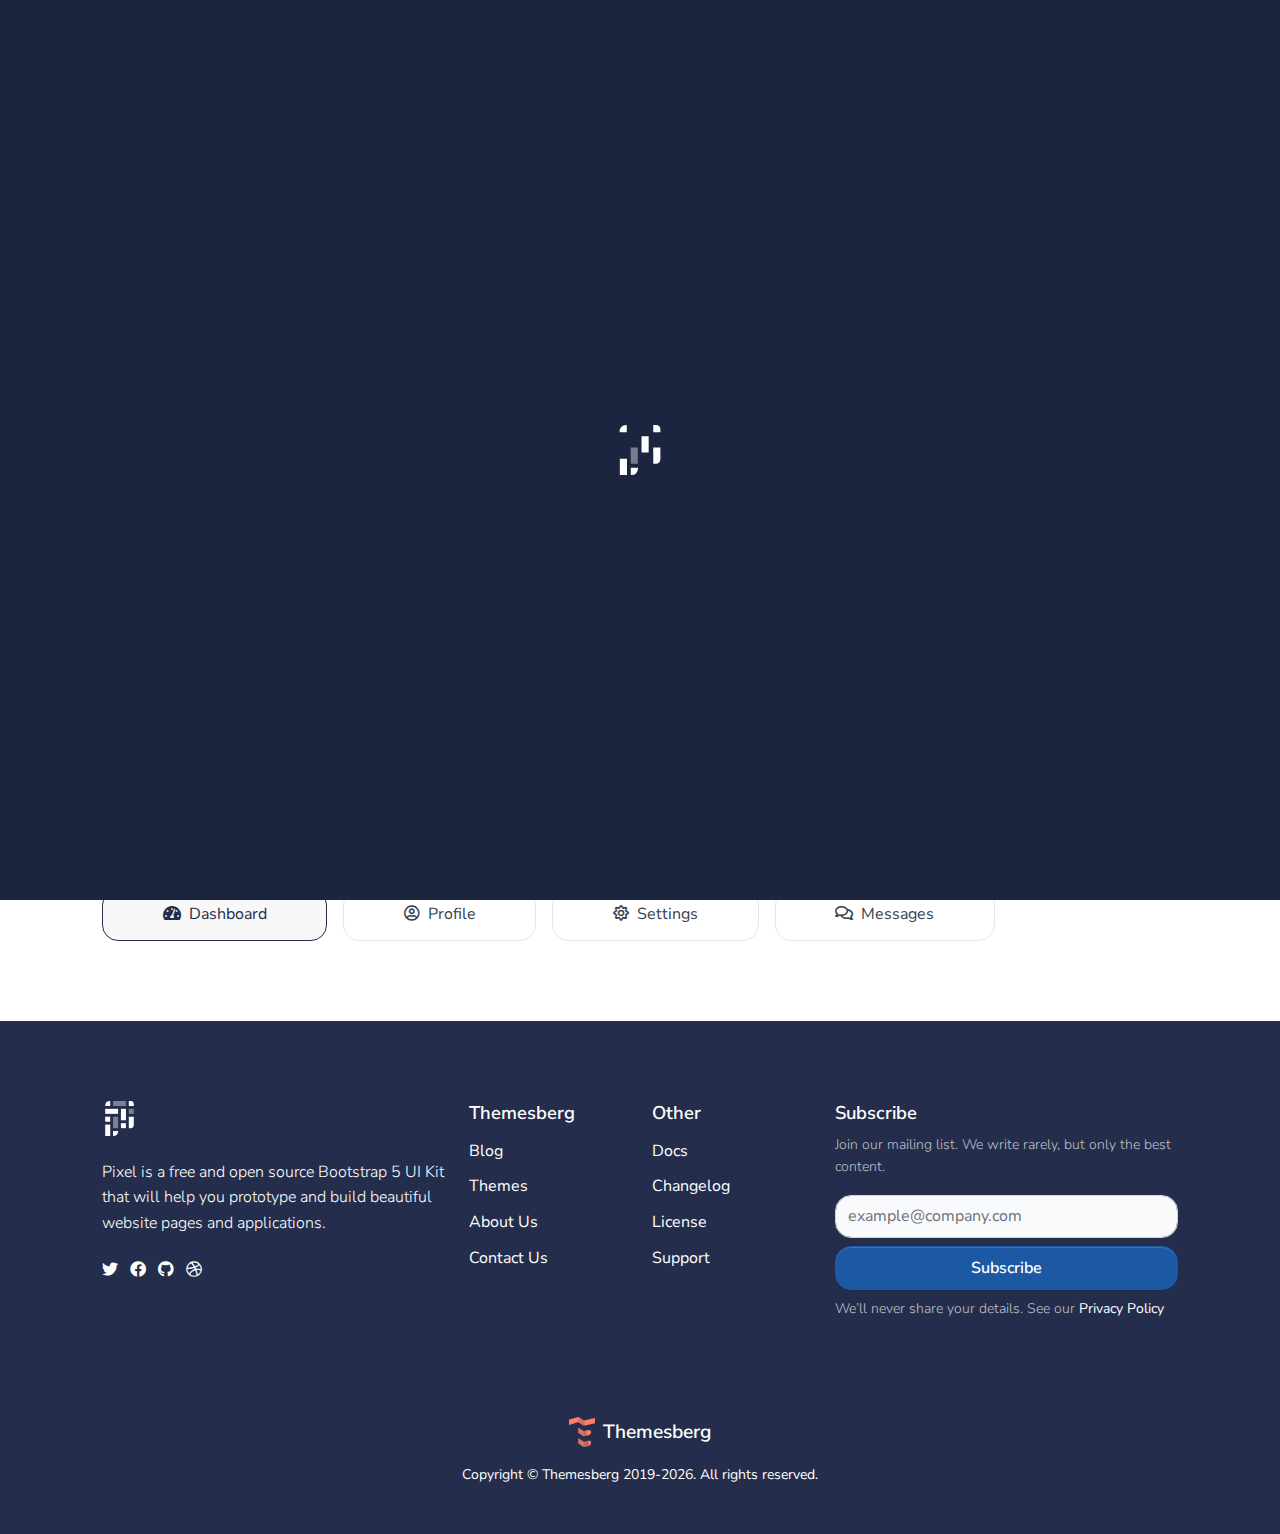
<file: html/components/navs.html>
<!--

=========================================================
* Pixel Free Bootstrap 5 UI Kit
=========================================================

* Product Page: https://themesberg.com/product/ui-kit/pixel-free-bootstrap-5-ui-kit
* Copyright 2021 Themesberg (https://www.themesberg.com)

* Coded by https://themesberg.com

=========================================================

* The above copyright notice and this permission notice shall be included in all copies or substantial portions of the Software. Contact us if you want to remove it.

-->
<!DOCTYPE html>
<html lang="en">

<head>
    <meta http-equiv="Content-Type" content="text/html; charset=utf-8" />
<!-- Primary Meta Tags -->
<title>Pixel Bootstrap 5 - Navs</title>
<meta name="viewport" content="width=device-width, initial-scale=1, shrink-to-fit=no">
<meta name="title" content="Pixel Bootstrap 5 - Navs">
<meta name="author" content="Themesberg">
<meta name="description" content="Open source and free Bootstrap 5 UI Kit featuring 80 UI components, 5 example pages, and a Gulp and Sass workflow.">
<link rel="canonical" href="https://themesberg.com/product/ui-kit/pixel-free-bootstrap-5-ui-kit">

<!-- Open Graph / Facebook -->
<meta property="og:type" content="website">
<meta property="og:url" content="https://demo.themesberg.com/pixel-bootstrap-5-ui-kit">
<meta property="og:title" content="Pixel Bootstrap 5 - Navs">
<meta property="og:description" content="Open source and free Bootstrap 5 UI Kit featuring 80 UI components, 5 example pages, and a Gulp and Sass workflow.">
<meta property="og:image" content="https://themesberg.s3.us-east-2.amazonaws.com/public/products/pixel-lite/pixel-lite-preview.jpg">

<!-- Twitter -->
<meta property="twitter:card" content="summary_large_image">
<meta property="twitter:url" content="https://demo.themesberg.com/pixel-bootstrap-5-ui-kit">
<meta property="twitter:title" content="Pixel Bootstrap 5 - Navs">
<meta property="twitter:description" content="Open source and free Bootstrap 5 UI Kit featuring 80 UI components, 5 example pages, and a Gulp and Sass workflow.">
<meta property="twitter:image" content="https://themesberg.s3.us-east-2.amazonaws.com/public/products/pixel-lite/pixel-lite-preview.jpg">

<!-- Favicon -->
<link rel="apple-touch-icon" sizes="120x120" href="../../assets/img/favicon/apple-touch-icon.png">
<link rel="icon" type="image/png" sizes="32x32" href="../../assets/img/favicon/favicon-32x32.png">
<link rel="icon" type="image/png" sizes="16x16" href="../../assets/img/favicon/favicon-16x16.png">
<link rel="manifest" href="../../assets/img/favicon/site.webmanifest">
<link rel="mask-icon" href="../../assets/img/favicon/safari-pinned-tab.svg" color="#ffffff">
<meta name="msapplication-TileColor" content="#ffffff">
<meta name="theme-color" content="#ffffff">

<!-- Fontawesome -->
<link type="text/css" href="../../vendor/@fortawesome/fontawesome-free/css/all.min.css" rel="stylesheet">

<!-- Pixel CSS -->
<link type="text/css" href="../../css/pixel.css" rel="stylesheet">


</head>

<body>
    

<header class="header-global">
    <nav id="navbar-main" aria-label="Primary navigation" class="navbar navbar-main navbar-expand-lg navbar-theme-primary headroom navbar-dark">
        <div class="container position-relative">
            <a class="navbar-brand me-lg-5" href="../../index.html">
                <img class="navbar-brand-dark" src="../../assets/img/brand/light.svg" alt="Logo light">
                <img class="navbar-brand-light" src="../../assets/img/brand/dark.svg" alt="Logo dark">
            </a>
            <div class="navbar-collapse collapse me-auto" id="navbar_global">
                <div class="navbar-collapse-header">
                    <div class="row">
                        <div class="col-6 collapse-brand">
                            <a href="../../index.html">
                                <img src="../../assets/img/brand/dark.svg" alt="Themesberg logo">
                            </a>
                        </div>
                        <div class="col-6 collapse-close">
                            <a href="#navbar_global" class="fas fa-times" data-bs-toggle="collapse" data-bs-target="#navbar_global" aria-controls="navbar_global" aria-expanded="false" title="close" aria-label="Toggle navigation"></a>
                        </div>
                    </div>
                </div>
                <ul class="navbar-nav navbar-nav-hover align-items-lg-center">
                    <li class="nav-item dropdown">
                        <a href="#" class="nav-link dropdown-toggle" id="frontPagesDropdown" aria-expanded="false" data-bs-toggle="dropdown">
                            Pages
                            <span class="fas fa-angle-down nav-link-arrow ms-1"></span>
                        </a>
                        <div class="dropdown-menu dropdown-megamenu px-0 py-2 p-lg-4" aria-labelledby="frontPagesDropdown">
                            <div class="row">
                                <div class="col-6 col-lg-4">
                                    <h6 class="d-block mb-3 text-primary">Main pages</h6>
                                    <ul class="list-style-none mb-4">
                                        <li class="mb-2 megamenu-item">
                                            <a class="megamenu-link" href="../../html/pages/about.html">About</a>
                                        </li>
                                        <li class="mb-2 megamenu-item">
                                            <a class="megamenu-link" href="../../html/pages/contact.html">Contact</a>
                                        </li>
                                        <li class="mb-2 megamenu-item">
                                            <a class="megamenu-link" href="https://demo.themesberg.com/pixel-pro/v5/html/pages/pricing.html" target="_blank">Pricing <span class="badge bg-tertiary">Pro</span></a>
                                        </li>
                                        <li class="mb-2 megamenu-item">
                                            <a class="megamenu-link" href="https://demo.themesberg.com/pixel-pro/v5/html/pages/team.html" target="_blank">Team <span class="badge bg-tertiary">Pro</span></a>
                                        </li>
                                        <li class="mb-2 megamenu-item">
                                            <a class="megamenu-link" href="https://demo.themesberg.com/pixel-pro/v5/html/pages/services.html" target="_blank">Services <span class="badge bg-tertiary">Pro</span></a>
                                        </li>
                                        <li class="mb-2 megamenu-item">
                                            <a class="megamenu-link" href="https://demo.themesberg.com/pixel-pro/v5/html/pages/profile.html" target="_blank">Profile <span class="badge bg-tertiary">Pro</span></a>
                                        </li>
                                    </ul>
                                    <h6 class="d-block text-primary">Legal</h6>
                                    <ul class="list-style-none mb-4">
                                        <li class="mb-2 megamenu-item">
                                            <a class="megamenu-link" href="https://demo.themesberg.com/pixel-pro/v5/html/pages/legal.html" target="_blank">Legal center <span class="badge bg-tertiary">Pro</span></a>
                                        </li>
                                        <li class="mb-2 megamenu-item">
                                            <a class="megamenu-link" href="https://demo.themesberg.com/pixel-pro/v5/html/pages/terms.html" target="_blank">Terms <span class="badge bg-tertiary">Pro</span></a>
                                        </li>
                                    </ul>
                                    <h6 class="d-block text-primary">Career</h6>
                                    <ul class="list-style-none mb-4">
                                        <li class="mb-2 megamenu-item">
                                            <a class="megamenu-link" href="https://demo.themesberg.com/pixel-pro/v5/html/pages/careers.html" target="_blank">Careers <span class="badge bg-tertiary">Pro</span></a>
                                        </li>
                                        <li class="mb-2 megamenu-item">
                                            <a class="megamenu-link" href="https://demo.themesberg.com/pixel-pro/v5/html/pages/career-single.html" target="_blank">Career Single <span class="badge bg-tertiary">Pro</span></a>
                                        </li>
                                    </ul>
                                </div>
                                <div class="col-6 col-lg-4">
                                    <h6 class="d-block mb-3 text-primary">Landings</h6>
                                    <ul class="list-style-none mb-4">
                                        <li class="mb-2 megamenu-item">
                                            <a class="megamenu-link" href="../../html/pages/landing-freelancer.html">Freelancer</a>
                                        </li>
                                        <li class="mb-2 megamenu-item">
                                            <a class="megamenu-link" href="https://demo.themesberg.com/pixel-pro/v5/html/pages/landing-app.html" target="_blank">App <span class="badge bg-tertiary">Pro</span></a>
                                        </li>
                                        <li class="mb-2 megamenu-item">
                                            <a class="megamenu-link" href="https://demo.themesberg.com/pixel-pro/v5/html/pages/landing-crypto.html" target="_blank">Crypto <span class="badge bg-tertiary">Pro</span></a>
                                        </li>
                                    </ul>
                                    <h6 class="d-block mb-3 text-primary">Support</h6>
                                    <ul class="list-style-none mb-4">
                                        <li class="mb-2 megamenu-item">
                                            <a class="megamenu-link" href="https://demo.themesberg.com/pixel-pro/v5/html/pages/support.html" target="_blank">Support center <span class="badge bg-tertiary">Pro</span></a>
                                        </li>
                                        <li class="mb-2 megamenu-item">
                                            <a class="megamenu-link" href="https://demo.themesberg.com/pixel-pro/v5/html/pages/support-topic.html" target="_blank">Support topic <span class="badge bg-tertiary">Pro</span></a>
                                        </li>
                                    </ul>
                                    <h6 class="d-block mb-3 text-primary">Blog</h6>
                                    <ul class="list-style-none mb-4">
                                        <li class="mb-2 megamenu-item">
                                            <a class="megamenu-link" href="https://demo.themesberg.com/pixel-pro/v5/html/pages/blog.html" target="_blank">Blog <span class="badge bg-tertiary">Pro</span></a>
                                        </li>
                                        <li class="mb-2 megamenu-item">
                                            <a class="megamenu-link" href="https://demo.themesberg.com/pixel-pro/v5/html/pages/blog-post.html" target="_blank">Blog post <span class="badge bg-tertiary">Pro</span></a>
                                        </li>
                                    </ul>
                                </div>
                                <div class="col-6 col-lg-4">
                                    <h6 class="d-block mb-3 text-primary">User</h6>
                                    <ul class="list-style-none mb-4">
                                        <li class="mb-2 megamenu-item">
                                            <a class="megamenu-link" href="../../html/pages/sign-in.html">Sign in</a>
                                        </li>
                                        <li class="mb-2 megamenu-item">
                                            <a class="megamenu-link" href="../../html/pages/sign-up.html">Sign up</a>
                                        </li>
                                        <li class="mb-2 megamenu-item">
                                            <a class="megamenu-link" href="https://demo.themesberg.com/pixel-pro/v5/html/pages/forgot-password.html" target="_blank">Forgot password <span class="badge bg-tertiary">Pro</span></a>
                                        </li>
                                        <li class="mb-2 megamenu-item">
                                            <a class="megamenu-link" href="https://demo.themesberg.com/pixel-pro/v5/html/pages/reset-password.html" target="_blank">Reset password <span class="badge bg-tertiary">Pro</span></a>
                                        </li>
                                    </ul>
                                    <h6 class="d-block mb-3 text-primary">Special</h6>
                                    <ul class="list-style-none mb-4">
                                        <li class="mb-2 megamenu-item">
                                            <a class="megamenu-link" href="https://demo.themesberg.com/pixel-pro/v5/html/pages/404.html" target="_blank">404 Not Found <span class="badge bg-tertiary">Pro</span></a>
                                        </li>
                                        <li class="mb-2 megamenu-item">
                                            <a class="megamenu-link" href="https://demo.themesberg.com/pixel-pro/v5/html/pages/500.html" target="_blank">500 Server Error <span class="badge bg-tertiary">Pro</span></a>
                                        </li>
                                        <li class="mb-2 megamenu-item">
                                            <a class="megamenu-link" href="https://demo.themesberg.com/pixel-pro/v5/html/pages/maintenance.html" target="_blank">Maintenance <span class="badge bg-tertiary">Pro</span></a>
                                        </li>
                                        <li class="mb-2 megamenu-item">
                                            <a class="megamenu-link" href="https://demo.themesberg.com/pixel-pro/v5/html/pages/coming-soon.html" target="_blank">Coming soon <span class="badge bg-tertiary">Pro</span></a>
                                        </li>
                                        <li class="mb-2 megamenu-item">
                                            <a class="megamenu-link" href="../../html/pages/blank.html">Blank page</a>
                                        </li>
                                    </ul>
                                </div>
                            </div>
                        </div>
                    </li>
                    <li class="nav-item dropdown">
                        <a href="#" class="nav-link dropdown-toggle" id="dashboardDropdown" aria-expanded="false" data-bs-toggle="dropdown">
                            Dashboard
                            <span class="fas fa-angle-down nav-link-arrow ms-1"></span>
                        </a>
                        <div class="dropdown-menu dropdown-megamenu-sm px-0 py-2 p-lg-4" aria-labelledby="dashboardDropdown">
                            <div class="row">
                                <div class="col-6">
                                    <h6 class="d-block mb-3 text-primary">User dashboard</h6>
                                    <ul class="list-style-none mb-4">
                                        <li class="mb-2 megamenu-item">
                                            <a class="megamenu-link" href="https://demo.themesberg.com/pixel-pro/v5/html/dashboard/account.html" target="_blank">My account <span class="badge bg-tertiary">Pro</span></a>
                                        </li>
                                        <li class="mb-2 megamenu-item">
                                            <a class="megamenu-link" href="https://demo.themesberg.com/pixel-pro/v5/html/dashboard/settings.html" target="_blank">Settings <span class="badge bg-tertiary">Pro</span></a>
                                        </li>
                                        <li class="mb-2 megamenu-item">
                                            <a class="megamenu-link" href="https://demo.themesberg.com/pixel-pro/v5/html/dashboard/security.html" target="_blank">Security <span class="badge bg-tertiary">Pro</span></a>
                                        </li>
                                    </ul>
                                    <h6 class="d-block mb-3 text-primary">Items</h6>
                                    <ul class="list-style-none">
                                        <li class="mb-2 megamenu-item">
                                            <a class="megamenu-link" href="https://demo.themesberg.com/pixel-pro/v5/html/dashboard/my-items.html" target="_blank">My items <span class="badge bg-tertiary">Pro</span></a>
                                        </li>
                                        <li class="mb-2 megamenu-item">
                                            <a class="megamenu-link" href="https://demo.themesberg.com/pixel-pro/v5/html/dashboard/edit-item.html" target="_blank">Edit item <span class="badge bg-tertiary">Pro</span></a>
                                        </li>
                                    </ul>
                                </div>
                                <div class="col-6">
                                    <h6 class="d-block mb-3 text-primary">Messaging</h6>
                                    <ul class="list-style-none mb-4">
                                        <li class="mb-2 megamenu-item">
                                            <a class="megamenu-link" href="https://demo.themesberg.com/pixel-pro/v5/html/dashboard/messages.html" target="_blank">Messages <span class="badge bg-tertiary">Pro</span></a>
                                        </li>
                                        <li class="mb-2 megamenu-item">
                                            <a class="megamenu-link" href="https://demo.themesberg.com/pixel-pro/v5/html/dashboard/single-message.html" target="_blank">Chat <span class="badge bg-tertiary">Pro</span></a>
                                        </li>
                                    </ul>
                                    <h6 class="d-block mb-3 text-primary">Billing</h6>
                                    <ul class="list-style-none mb-4">
                                        <li class="mb-2 megamenu-item">
                                            <a class="megamenu-link" href="https://demo.themesberg.com/pixel-pro/v5/html/dashboard/billing.html" target="_blank">Billing details <span class="badge bg-tertiary">Pro</span></a>
                                        </li>
                                        <li class="mb-2 megamenu-item">
                                            <a class="megamenu-link" href="https://demo.themesberg.com/pixel-pro/v5/html/dashboard/invoice.html" target="_blank">Invoice <span class="badge bg-tertiary">Pro</span></a>
                                        </li>
                                    </ul>
                                </div>
                            </div>
                        </div>
                    </li>
                    <li class="nav-item dropdown">
                        <a href="#" class="nav-link dropdown-toggle" id="componentsDropdown" aria-expanded="false" data-bs-toggle="dropdown">
                            Components
                            <span class="fas fa-angle-down nav-link-arrow ms-1"></span>
                        </a>
                        <div class="dropdown-menu dropdown-megamenu-md p-0" aria-labelledby="componentsDropdown">
                            <div class="row g-0">
                                <div class="col-lg-6 bg-dark d-none d-lg-block me-0 me-3">
                                    <div class="px-0 py-3 text-center">
                                        <img src="../../assets/img/megamenu_image.png" alt="Pixel Components">
                                    </div>
                                </div>
                                <div class="col ps-0 py-3">
                                    <ul class="list-style-none">
                                        <li><a class="dropdown-item" href="../../html/components/accordions.html">Accordions</a></li>
                                        <li><a class="dropdown-item" href="../../html/components/alerts.html">Alerts</a></li>
                                        <li><a class="dropdown-item" href="../../html/components/badges.html">Badges</a></li>
                                        <li><a class="dropdown-item" href="../../html/components/cards.html">Cards</a></li>
                                        <li><a class="dropdown-item" href="https://demo.themesberg.com/pixel-pro/v5/html/components/charts.html" target="_blank">Charts <span class="badge bg-tertiary">Pro</span></a></li>
                                        <li><a class="dropdown-item" href="../../html/components/bootstrap-carousels.html">Carousels</a></li>
                                        <li><a class="dropdown-item" href="../../html/components/breadcrumbs.html">Breadcrumbs</a></li>
                                        <li><a class="dropdown-item" href="../../html/components/buttons.html">Buttons</a></li>
                                        <li><a class="dropdown-item" href="https://demo.themesberg.com/pixel-pro/v5/html/components/counters.html" target="_blank">Counters <span class="badge bg-tertiary">Pro</span></a></li>
                                    </ul>
                                </div>
                                <div class="col ps-0 py-3">
                                    <ul class="list-style-none">
                                        <li><a class="dropdown-item" href="../../html/components/dropdowns.html">Dropdowns</a></li>
                                        <li><a class="dropdown-item" href="https://demo.themesberg.com/pixel-pro/v5/html/components/e-commerce.html" target="_blank">E-commerce <span class="badge bg-tertiary">Pro</span></a></li>
                                        <li><a class="dropdown-item" href="../../html/components/forms.html">Forms</a></li>
                                        <li><a class="dropdown-item" href="https://demo.themesberg.com/pixel-pro/v5/html/components/icon-boxes.html" target="_blank">Icon Boxes <span class="badge bg-tertiary">Pro</span></a></li>
                                        <li><a class="dropdown-item" href="../../html/components/modals.html">Modals</a></li>
                                        <li><a class="dropdown-item" href="../../html/components/navs.html">Navs</a></li>
                                        <li><a class="dropdown-item" href="https://demo.themesberg.com/pixel-pro/v5/html/components/glidejs-carousels.html" target="_blank">GlideJS <span class="badge bg-tertiary">Pro</span></a></li>
                                        <li><a class="dropdown-item" href="../../html/components/pagination.html">Pagination</a></li>
                                        <li><a class="dropdown-item" href="../../html/components/popovers.html">Popovers</a></li>
                                    </ul>
                                </div>
                                <div class="col ps-0 py-3">
                                    <ul class="list-style-none">
                                        <li><a class="dropdown-item" href="../../html/components/progress-bars.html">Progress Bars</a></li>
                                        <li><a class="dropdown-item" href="https://demo.themesberg.com/pixel-pro/v5/html/components/steps.html" target="_blank">Steps <span class="badge bg-tertiary">Pro</span></a></li>
                                        <li><a class="dropdown-item" href="../../html/components/tables.html">Tables</a></li>
                                        <li><a class="dropdown-item" href="../../html/components/tabs.html">Tabs</a> </li>
                                        <li><a class="dropdown-item" href="../../html/components/toasts.html">Toasts</a> </li>
                                        <li><a class="dropdown-item" href="https://demo.themesberg.com/pixel-pro/v5/html/components/timelines.html" target="_blank">Timelines <span class="badge bg-tertiary">Pro</span></a></li>
                                        <li><a class="dropdown-item" href="../../html/components/tooltips.html">Tooltips</a></li>
                                        <li><a class="dropdown-item" href="../../html/components/typography.html">Typography</a></li>
                                        <li><a class="dropdown-item" href="https://demo.themesberg.com/pixel-pro/v5/html/components/widgets.html" target="_blank">Widgets <span class="badge bg-tertiary">Pro</span></a></li>
                                    </ul>
                                </div>
                            </div>
                        </div>
                    </li>
                    <li class="nav-item dropdown">
                        <a href="#" class="nav-link dropdown-toggle" data-bs-toggle="dropdown" id="supportDropdown" aria-expanded="false">
                            Support
                            <span class="fas fa-angle-down nav-link-arrow ms-1"></span>
                        </a>
                        <div class="dropdown-menu dropdown-menu-lg" aria-labelledby="supportDropdown">
                            <div class="col-auto px-0">
                                <div class="list-group list-group-flush">
                                    <a href="https://themesberg.com/docs/bootstrap-5/pixel/getting-started/quick-start/" target="_blank" class="list-group-item list-group-item-action d-flex align-items-center p-0 py-3 px-lg-4">
                                        <span class="icon icon-sm"><span class="fas fa-file-alt"></span></span>
                                        <div class="ms-4">
                                            <span class="d-block font-small fw-bold mb-0">Documentation<span class="badge badge-sm badge-secondary ms-2">v3.1</span></span>
                                            <span class="small">Examples and guides</span>
                                        </div>
                                    </a>
                                    <a href="https://github.com/themesberg/pixel-bootstrap-ui-kit/issues" target="_blank" class="list-group-item list-group-item-action d-flex align-items-center p-0 py-3 px-lg-4">
                                        <span class="icon icon-sm"><span class="fas fa-microphone-alt"></span></span>
                                        <div class="ms-4">
                                            <span class="d-block font-small fw-bold mb-0">Support</span>
                                            <span class="small">Need help? Ask us!</span>
                                        </div>
                                    </a>
                                </div>
                            </div>
                        </div>
                    </li>
                </ul>
            </div>
            <div class="d-flex align-items-center">
                <a href="https://themesberg.com/docs/bootstrap-5/pixel/getting-started/quick-start/" target="_blank" class="btn btn-outline-gray-100 d-none d-lg-inline me-md-3"><span class="fas fa-book me-2"></span> Docs</a>
                <a href="https://themesberg.com/product/ui-kit/pixel-free-bootstrap-5-ui-kit" target="_blank" class="btn btn-tertiary"><i class="fas fa-cloud-download-alt me-2"></i> Download</a>
                <button class="navbar-toggler ms-2" type="button" data-bs-toggle="collapse" data-bs-target="#navbar_global" aria-controls="navbar_global" aria-expanded="false" aria-label="Toggle navigation">
                    <span class="navbar-toggler-icon"></span>
                </button>
            </div>
        </div>
    </nav>
</header>
    <main>

        <div class="preloader bg-dark flex-column justify-content-center align-items-center">
    <svg id="loader-logo" xmlns="http://www.w3.org/2000/svg" width="50" height="50" viewBox="0 0 64 78.4">
        <path fill="#fff" d="M10,0h1.2V11.2H0V10A10,10,0,0,1,10,0Z"/>
        <rect fill="none" stroke="#fff" stroke-width="11.2" x="40" y="17.6" width="0" height="25.6"/>
        <rect fill="none" stroke="#fff" stroke-opacity="0.4" stroke-width="11.2" x="23" y="35.2" width="0" height="25.6"/>
        <path fill="#fff" d="M52.8,35.2H64V53.8a7,7,0,0,1-7,7H52.8V35.2Z"/>
        <rect fill="none" stroke="#fff" stroke-width="11.2" x="6" y="52.8" width="0" height="25.6"/>
        <path fill="#fff" d="M52.8,0H57a7,7,0,0,1,7,7h0v4.2H52.8V0Z"/>
        <rect fill="none" stroke="#fff" stroke-opacity="0.4" stroke-width="11.2" x="57.8" y="17.6" width="0" height="11.2"/>
        <rect fill="none" stroke="#fff" stroke-width="11.2" x="6" y="35.2" width="0" height="11.2"/>
        <rect fill="none" stroke="#fff" stroke-width="11.2" x="40.2" y="49.6" width="0" height="11.2"/>
        <path fill="#fff" d="M17.6,67.2H28.8v1.2a10,10,0,0,1-10,10H17.6V67.2Z"/>
        <rect fill="none" stroke="#fff" stroke-opacity="0.4" stroke-width="28.8" x="31.6" width="0" height="11.2"/>
        <rect fill="none" stroke="#fff" x="14" stroke-width="28.8" y="17.6" width="0" height="11.2"/>
    </svg>
</div>
        <!-- Hero -->
        <div class="section-header pb-6 bg-primary text-white">
            <div class="container">
                <div class="row justify-content-center">
                    <div class="col-12 col-md-8 text-center">
                        <h1 class="display-3 mb-4">Navs</h1>
                        <p class="lead mb-5">Navigation available in Bootstrap share general markup and styles, from the base .nav class to the active and disabled states.</p>
                        <div class="alert bg-secondary" role="alert">
                            <span class="fas fa-info-circle"></span>
                            <a class="fw-bold text-white text-underline mx-1" href="https://themesberg.com/docs/pixel-bootstrap/components/navs/" target="_blank">See our Documentation</a> for a detailed technical explanation.
                        </div>
                    </div>
                </div>
            </div>
        </div>
        <!-- End of Hero -->
        
        <!-- Section -->
<div class="section section-md">
    <div class="container">
        <div class="row">
            <div class="col-md-10">
                <!-- Nav Wrapper -->
                <div class="nav-wrapper position-relative">
                    <ul class="nav nav-pills nav-fill flex-column flex-sm-row">
                        <li class="nav-item">
                            <a class="nav-link mb-sm-3 mb-md-0 active" data-bs-toggle="tab" href="#">Home</a>
                        </li>
                        <li class="nav-item">
                            <a class="nav-link mb-sm-3 mb-md-0" data-bs-toggle="tab" href="#">Profile</a>
                        </li>
                        <li class="nav-item">
                            <a class="nav-link mb-sm-3 mb-md-0" data-bs-toggle="tab" href="#">Settings</a>
                        </li>
                        <li class="nav-item">
                            <a class="nav-link mb-sm-3 mb-md-0" data-bs-toggle="tab" href="#">Messages</a>
                        </li>
                    </ul>
                </div>
                <!-- End of Nav Wrapper -->
            </div>
        </div>
        <!-- Title -->
        <div class="row mt-5 mb-3">
            <div class="col-md-4">
                <div class="mb-2">
                    <h4 class="h5">Round Pill</h4>
                </div>
            </div>
        </div>
        <!-- End of Title -->
        <div class="row">
            <div class="col-md-10">
                <!-- Nav Wrapper -->
                <div class="nav-wrapper position-relative">
                    <ul class="nav nav-pills rounded nav-fill flex-column flex-md-row">
                        <li class="nav-item">
                            <a class="nav-link mb-sm-3 mb-md-0 active" data-bs-toggle="tab" href="#">Home</a>
                        </li>
                        <li class="nav-item">
                            <a class="nav-link mb-sm-3 mb-md-0" data-bs-toggle="tab" href="#">Profile</a>
                        </li>
                        <li class="nav-item">
                            <a class="nav-link mb-sm-3 mb-md-0" data-bs-toggle="tab" href="#">Settings</a>
                        </li>
                        <li class="nav-item">
                            <a class="nav-link mb-sm-3 mb-md-0" data-bs-toggle="tab" href="#">Messages</a>
                        </li>
                    </ul>
                </div>
                <!-- End of Nav Wrapper -->
            </div>
        </div>
        <!-- Title -->
        <div class="row mt-5 mb-3">
            <div class="col-md-4">
                <div class="mb-2">
                    <h4 class="h5">Pills with Icons</h4>
                </div>
            </div>
        </div>
        <!-- End of Title -->
        <div class="row">
            <div class="col-md-10">
                <!-- Nav Wrapper -->
                <div class="nav-wrapper position-relative">
                    <ul class="nav nav-pills nav-fill flex-column flex-md-row">
                        <li class="nav-item">
                            <a class="nav-link mb-sm-3 mb-md-0 active" data-bs-toggle="tab" href="#"><span
                                    class="fas fa-tachometer-alt me-2"></span>Dashboard</a>
                        </li>
                        <li class="nav-item">
                            <a class="nav-link mb-sm-3 mb-md-0" data-bs-toggle="tab" href="#"><span
                                    class="far fa-user-circle me-2"></span>Profile</a>
                        </li>
                        <li class="nav-item">
                            <a class="nav-link mb-sm-3 mb-md-0" data-bs-toggle="tab" href="#"><span
                                    class="far fa-sun me-2"></span>Settings</a>
                        </li>
                        <li class="nav-item">
                            <a class="nav-link mb-sm-3 mb-md-0" data-bs-toggle="tab" href="#"><span
                                    class="far fa-comments me-2"></span>Messages</a>
                        </li>
                    </ul>
                </div>
                <!-- End of Nav Wrapper -->
            </div>
        </div>
    </div>
</div>
<!-- End of Section -->

    </main>
    <footer class="footer pt-6 pb-5 bg-primary text-white">
    <div class="container">
        <div class="row">
            <div class="col-md-4">
                <img class="navbar-brand-dark mb-4" height="35" src="../../assets/img/brand/light.svg"
                    alt="Logo light">
                <p>Pixel is a free and open source Bootstrap 5 UI Kit that will help you prototype and build beautiful website pages and applications.</p>
                <ul class="social-buttons mb-5 mb-lg-0">
                    <li>
                        <a href="https://twitter.com/themesberg" aria-label="twitter social link"
                            class="icon-white me-2">
                            <span class="fab fa-twitter"></span>
                        </a>
                    </li>
                    <li>
                        <a href="https://www.facebook.com/themesberg/" class="icon-white me-2"
                            aria-label="facebook social link">
                            <span class="fab fa-facebook"></span>
                        </a>
                    </li>
                    <li>
                        <a href="https://github.com/themesberg" aria-label="github social link" class="icon-white me-2">
                            <span class="fab fa-github"></span>
                        </a>
                    </li>
                    <li>
                        <a href="https://dribbble.com/themesberg" class="icon-white" aria-label="dribbble social link">
                            <span class="fab fa-dribbble"></span>
                        </a>
                    </li>
                </ul>
            </div>
            <div class="col-6 col-md-2 mb-5 mb-lg-0">
                <span class="h5">Themesberg</span>
                <ul class="footer-links mt-2">
                    <li><a target="_blank" href="https://themesberg.com/blog">Blog</a></li>
                    <li><a target="_blank" href="https://themesberg.com/themes">Themes</a></li>
                    <li><a target="_blank" href="https://themesberg.com/about">About Us</a></li>
                    <li><a target="_blank" href="https://themesberg.com/contact">Contact Us</a></li>
                </ul>
            </div>
            <div class="col-6 col-md-2 mb-5 mb-lg-0">
                <span class="h5">Other</span>
                <ul class="footer-links mt-2">
                    <li><a href="https://themesberg.com/docs/bootstrap-5/pixel/getting-started/quick-start/"
                            target="_blank">Docs</a></li>
                    <li><a href="https://themesberg.com/docs/pixel-bootstrap/getting-started/changelog"
                            target="_blank">Changelog</a></li>
                    <li><a target="_blank" href="https://themesberg.com/licensing">License</a>
                    </li>
                    <li><a target="_blank"
                            href="https://github.com/themesberg/pixel-bootstrap-ui-kit/issues">Support</a></li>
                </ul>
            </div>
            <div class="col-12 col-md-4 mb-5 mb-lg-0">
                <span class="h5">Subscribe</span>
                <p class="text-muted font-small mt-2">Join our mailing list. We write rarely, but only the best content.
                </p>
                <form action="#">
                    <div class="form-row mb-2">
                        <div class="col-12">
                            <label class="h6 fw-normal text-muted d-none" for="exampleInputEmail3">Email address</label>
                            <input type="email" class="form-control mb-2" placeholder="example@company.com" name="email"
                                aria-label="Subscribe form" id="exampleInputEmail3" required>
                        </div>
                        <div class="col-12 d-grid">
                            <button type="submit" class="btn btn-tertiary" data-loading-text="Sending">
                                <span>Subscribe</span>
                            </button>
                        </div>
                    </div>
                </form>
                <p class="text-muted font-small m-0">We’ll never share your details. See our <a class="text-white"
                        href="#">Privacy Policy</a></p>
            </div>
        </div>
        <hr class="bg-secondary my-3 my-lg-5">
        <div class="row">
            <div class="col mb-md-0">
                <a href="https://themesberg.com" target="_blank" class="d-flex justify-content-center mb-3">
                    <img src="../../assets/img/themesberg.svg" height="30" class="me-2" alt="Themesberg Logo">
                    <p class="text-white fw-bold footer-logo-text m-0">Themesberg</p>
                </a>
                <div class="d-flex text-center justify-content-center align-items-center" role="contentinfo">
                    <p class="fw-normal font-small mb-0">Copyright © Themesberg 2019-<span
                            class="current-year">2021</span>. All rights reserved.</p>
                </div>
            </div>
        </div>
    </div>
</footer>

    <!-- Core -->
<script src="../../vendor/@popperjs/core/dist/umd/popper.min.js"></script>
<script src="../../vendor/bootstrap/dist/js/bootstrap.min.js"></script>
<script src="../../vendor/headroom.js/dist/headroom.min.js"></script>

<!-- Vendor JS -->
<script src="../../vendor/onscreen/dist/on-screen.umd.min.js"></script>
<script src="../../vendor/jarallax/dist/jarallax.min.js"></script>
<script src="../../vendor/smooth-scroll/dist/smooth-scroll.polyfills.min.js"></script>
<script src="../../vendor/vivus/dist/vivus.min.js"></script>
<script src="../../vendor/vanillajs-datepicker/dist/js/datepicker.min.js"></script>

<script async defer src="https://buttons.github.io/buttons.js"></script>

<!-- Pixel JS -->
<script src="../../assets/js/pixel.js"></script>

</body>

</html>
</file>
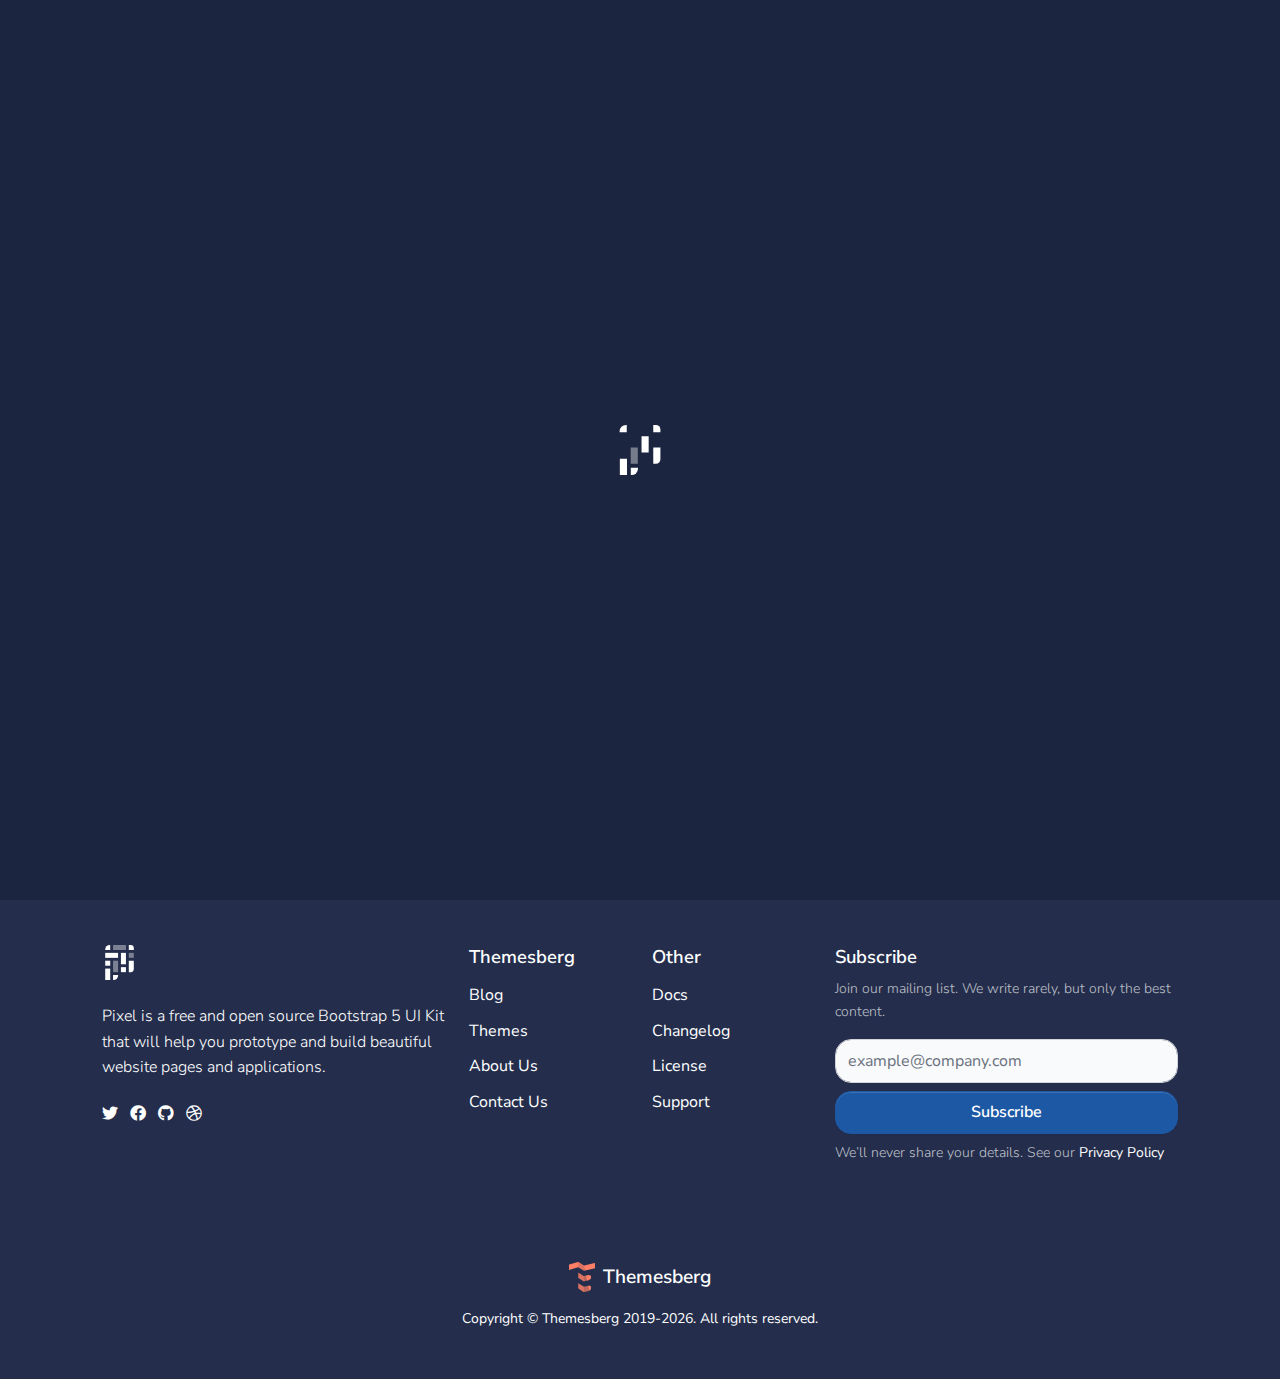
<file: html/components/pagination.html>
<!--

=========================================================
* Pixel Free Bootstrap 5 UI Kit
=========================================================

* Product Page: https://themesberg.com/product/ui-kit/pixel-free-bootstrap-5-ui-kit
* Copyright 2021 Themesberg (https://www.themesberg.com)

* Coded by https://themesberg.com

=========================================================

* The above copyright notice and this permission notice shall be included in all copies or substantial portions of the Software. Contact us if you want to remove it.

-->
<!DOCTYPE html>
<html lang="en">

<head>
    <meta http-equiv="Content-Type" content="text/html; charset=utf-8" />
<!-- Primary Meta Tags -->
<title>Pixel Bootstrap 5 - Pagination</title>
<meta name="viewport" content="width=device-width, initial-scale=1, shrink-to-fit=no">
<meta name="title" content="Pixel Bootstrap 5 - Pagination">
<meta name="author" content="Themesberg">
<meta name="description" content="Open source and free Bootstrap 5 UI Kit featuring 80 UI components, 5 example pages, and a Gulp and Sass workflow.">
<link rel="canonical" href="https://themesberg.com/product/ui-kit/pixel-free-bootstrap-5-ui-kit">

<!-- Open Graph / Facebook -->
<meta property="og:type" content="website">
<meta property="og:url" content="https://demo.themesberg.com/pixel-bootstrap-5-ui-kit">
<meta property="og:title" content="Pixel Bootstrap 5 - Pagination">
<meta property="og:description" content="Open source and free Bootstrap 5 UI Kit featuring 80 UI components, 5 example pages, and a Gulp and Sass workflow.">
<meta property="og:image" content="https://themesberg.s3.us-east-2.amazonaws.com/public/products/pixel-lite/pixel-lite-preview.jpg">

<!-- Twitter -->
<meta property="twitter:card" content="summary_large_image">
<meta property="twitter:url" content="https://demo.themesberg.com/pixel-bootstrap-5-ui-kit">
<meta property="twitter:title" content="Pixel Bootstrap 5 - Pagination">
<meta property="twitter:description" content="Open source and free Bootstrap 5 UI Kit featuring 80 UI components, 5 example pages, and a Gulp and Sass workflow.">
<meta property="twitter:image" content="https://themesberg.s3.us-east-2.amazonaws.com/public/products/pixel-lite/pixel-lite-preview.jpg">

<!-- Favicon -->
<link rel="apple-touch-icon" sizes="120x120" href="../../assets/img/favicon/apple-touch-icon.png">
<link rel="icon" type="image/png" sizes="32x32" href="../../assets/img/favicon/favicon-32x32.png">
<link rel="icon" type="image/png" sizes="16x16" href="../../assets/img/favicon/favicon-16x16.png">
<link rel="manifest" href="../../assets/img/favicon/site.webmanifest">
<link rel="mask-icon" href="../../assets/img/favicon/safari-pinned-tab.svg" color="#ffffff">
<meta name="msapplication-TileColor" content="#ffffff">
<meta name="theme-color" content="#ffffff">

<!-- Fontawesome -->
<link type="text/css" href="../../vendor/@fortawesome/fontawesome-free/css/all.min.css" rel="stylesheet">

<!-- Pixel CSS -->
<link type="text/css" href="../../css/pixel.css" rel="stylesheet">


</head>

<body>
    

<header class="header-global">
    <nav id="navbar-main" aria-label="Primary navigation" class="navbar navbar-main navbar-expand-lg navbar-theme-primary headroom navbar-dark">
        <div class="container position-relative">
            <a class="navbar-brand me-lg-5" href="../../index.html">
                <img class="navbar-brand-dark" src="../../assets/img/brand/light.svg" alt="Logo light">
                <img class="navbar-brand-light" src="../../assets/img/brand/dark.svg" alt="Logo dark">
            </a>
            <div class="navbar-collapse collapse me-auto" id="navbar_global">
                <div class="navbar-collapse-header">
                    <div class="row">
                        <div class="col-6 collapse-brand">
                            <a href="../../index.html">
                                <img src="../../assets/img/brand/dark.svg" alt="Themesberg logo">
                            </a>
                        </div>
                        <div class="col-6 collapse-close">
                            <a href="#navbar_global" class="fas fa-times" data-bs-toggle="collapse" data-bs-target="#navbar_global" aria-controls="navbar_global" aria-expanded="false" title="close" aria-label="Toggle navigation"></a>
                        </div>
                    </div>
                </div>
                <ul class="navbar-nav navbar-nav-hover align-items-lg-center">
                    <li class="nav-item dropdown">
                        <a href="#" class="nav-link dropdown-toggle" id="frontPagesDropdown" aria-expanded="false" data-bs-toggle="dropdown">
                            Pages
                            <span class="fas fa-angle-down nav-link-arrow ms-1"></span>
                        </a>
                        <div class="dropdown-menu dropdown-megamenu px-0 py-2 p-lg-4" aria-labelledby="frontPagesDropdown">
                            <div class="row">
                                <div class="col-6 col-lg-4">
                                    <h6 class="d-block mb-3 text-primary">Main pages</h6>
                                    <ul class="list-style-none mb-4">
                                        <li class="mb-2 megamenu-item">
                                            <a class="megamenu-link" href="../../html/pages/about.html">About</a>
                                        </li>
                                        <li class="mb-2 megamenu-item">
                                            <a class="megamenu-link" href="../../html/pages/contact.html">Contact</a>
                                        </li>
                                        <li class="mb-2 megamenu-item">
                                            <a class="megamenu-link" href="https://demo.themesberg.com/pixel-pro/v5/html/pages/pricing.html" target="_blank">Pricing <span class="badge bg-tertiary">Pro</span></a>
                                        </li>
                                        <li class="mb-2 megamenu-item">
                                            <a class="megamenu-link" href="https://demo.themesberg.com/pixel-pro/v5/html/pages/team.html" target="_blank">Team <span class="badge bg-tertiary">Pro</span></a>
                                        </li>
                                        <li class="mb-2 megamenu-item">
                                            <a class="megamenu-link" href="https://demo.themesberg.com/pixel-pro/v5/html/pages/services.html" target="_blank">Services <span class="badge bg-tertiary">Pro</span></a>
                                        </li>
                                        <li class="mb-2 megamenu-item">
                                            <a class="megamenu-link" href="https://demo.themesberg.com/pixel-pro/v5/html/pages/profile.html" target="_blank">Profile <span class="badge bg-tertiary">Pro</span></a>
                                        </li>
                                    </ul>
                                    <h6 class="d-block text-primary">Legal</h6>
                                    <ul class="list-style-none mb-4">
                                        <li class="mb-2 megamenu-item">
                                            <a class="megamenu-link" href="https://demo.themesberg.com/pixel-pro/v5/html/pages/legal.html" target="_blank">Legal center <span class="badge bg-tertiary">Pro</span></a>
                                        </li>
                                        <li class="mb-2 megamenu-item">
                                            <a class="megamenu-link" href="https://demo.themesberg.com/pixel-pro/v5/html/pages/terms.html" target="_blank">Terms <span class="badge bg-tertiary">Pro</span></a>
                                        </li>
                                    </ul>
                                    <h6 class="d-block text-primary">Career</h6>
                                    <ul class="list-style-none mb-4">
                                        <li class="mb-2 megamenu-item">
                                            <a class="megamenu-link" href="https://demo.themesberg.com/pixel-pro/v5/html/pages/careers.html" target="_blank">Careers <span class="badge bg-tertiary">Pro</span></a>
                                        </li>
                                        <li class="mb-2 megamenu-item">
                                            <a class="megamenu-link" href="https://demo.themesberg.com/pixel-pro/v5/html/pages/career-single.html" target="_blank">Career Single <span class="badge bg-tertiary">Pro</span></a>
                                        </li>
                                    </ul>
                                </div>
                                <div class="col-6 col-lg-4">
                                    <h6 class="d-block mb-3 text-primary">Landings</h6>
                                    <ul class="list-style-none mb-4">
                                        <li class="mb-2 megamenu-item">
                                            <a class="megamenu-link" href="../../html/pages/landing-freelancer.html">Freelancer</a>
                                        </li>
                                        <li class="mb-2 megamenu-item">
                                            <a class="megamenu-link" href="https://demo.themesberg.com/pixel-pro/v5/html/pages/landing-app.html" target="_blank">App <span class="badge bg-tertiary">Pro</span></a>
                                        </li>
                                        <li class="mb-2 megamenu-item">
                                            <a class="megamenu-link" href="https://demo.themesberg.com/pixel-pro/v5/html/pages/landing-crypto.html" target="_blank">Crypto <span class="badge bg-tertiary">Pro</span></a>
                                        </li>
                                    </ul>
                                    <h6 class="d-block mb-3 text-primary">Support</h6>
                                    <ul class="list-style-none mb-4">
                                        <li class="mb-2 megamenu-item">
                                            <a class="megamenu-link" href="https://demo.themesberg.com/pixel-pro/v5/html/pages/support.html" target="_blank">Support center <span class="badge bg-tertiary">Pro</span></a>
                                        </li>
                                        <li class="mb-2 megamenu-item">
                                            <a class="megamenu-link" href="https://demo.themesberg.com/pixel-pro/v5/html/pages/support-topic.html" target="_blank">Support topic <span class="badge bg-tertiary">Pro</span></a>
                                        </li>
                                    </ul>
                                    <h6 class="d-block mb-3 text-primary">Blog</h6>
                                    <ul class="list-style-none mb-4">
                                        <li class="mb-2 megamenu-item">
                                            <a class="megamenu-link" href="https://demo.themesberg.com/pixel-pro/v5/html/pages/blog.html" target="_blank">Blog <span class="badge bg-tertiary">Pro</span></a>
                                        </li>
                                        <li class="mb-2 megamenu-item">
                                            <a class="megamenu-link" href="https://demo.themesberg.com/pixel-pro/v5/html/pages/blog-post.html" target="_blank">Blog post <span class="badge bg-tertiary">Pro</span></a>
                                        </li>
                                    </ul>
                                </div>
                                <div class="col-6 col-lg-4">
                                    <h6 class="d-block mb-3 text-primary">User</h6>
                                    <ul class="list-style-none mb-4">
                                        <li class="mb-2 megamenu-item">
                                            <a class="megamenu-link" href="../../html/pages/sign-in.html">Sign in</a>
                                        </li>
                                        <li class="mb-2 megamenu-item">
                                            <a class="megamenu-link" href="../../html/pages/sign-up.html">Sign up</a>
                                        </li>
                                        <li class="mb-2 megamenu-item">
                                            <a class="megamenu-link" href="https://demo.themesberg.com/pixel-pro/v5/html/pages/forgot-password.html" target="_blank">Forgot password <span class="badge bg-tertiary">Pro</span></a>
                                        </li>
                                        <li class="mb-2 megamenu-item">
                                            <a class="megamenu-link" href="https://demo.themesberg.com/pixel-pro/v5/html/pages/reset-password.html" target="_blank">Reset password <span class="badge bg-tertiary">Pro</span></a>
                                        </li>
                                    </ul>
                                    <h6 class="d-block mb-3 text-primary">Special</h6>
                                    <ul class="list-style-none mb-4">
                                        <li class="mb-2 megamenu-item">
                                            <a class="megamenu-link" href="https://demo.themesberg.com/pixel-pro/v5/html/pages/404.html" target="_blank">404 Not Found <span class="badge bg-tertiary">Pro</span></a>
                                        </li>
                                        <li class="mb-2 megamenu-item">
                                            <a class="megamenu-link" href="https://demo.themesberg.com/pixel-pro/v5/html/pages/500.html" target="_blank">500 Server Error <span class="badge bg-tertiary">Pro</span></a>
                                        </li>
                                        <li class="mb-2 megamenu-item">
                                            <a class="megamenu-link" href="https://demo.themesberg.com/pixel-pro/v5/html/pages/maintenance.html" target="_blank">Maintenance <span class="badge bg-tertiary">Pro</span></a>
                                        </li>
                                        <li class="mb-2 megamenu-item">
                                            <a class="megamenu-link" href="https://demo.themesberg.com/pixel-pro/v5/html/pages/coming-soon.html" target="_blank">Coming soon <span class="badge bg-tertiary">Pro</span></a>
                                        </li>
                                        <li class="mb-2 megamenu-item">
                                            <a class="megamenu-link" href="../../html/pages/blank.html">Blank page</a>
                                        </li>
                                    </ul>
                                </div>
                            </div>
                        </div>
                    </li>
                    <li class="nav-item dropdown">
                        <a href="#" class="nav-link dropdown-toggle" id="dashboardDropdown" aria-expanded="false" data-bs-toggle="dropdown">
                            Dashboard
                            <span class="fas fa-angle-down nav-link-arrow ms-1"></span>
                        </a>
                        <div class="dropdown-menu dropdown-megamenu-sm px-0 py-2 p-lg-4" aria-labelledby="dashboardDropdown">
                            <div class="row">
                                <div class="col-6">
                                    <h6 class="d-block mb-3 text-primary">User dashboard</h6>
                                    <ul class="list-style-none mb-4">
                                        <li class="mb-2 megamenu-item">
                                            <a class="megamenu-link" href="https://demo.themesberg.com/pixel-pro/v5/html/dashboard/account.html" target="_blank">My account <span class="badge bg-tertiary">Pro</span></a>
                                        </li>
                                        <li class="mb-2 megamenu-item">
                                            <a class="megamenu-link" href="https://demo.themesberg.com/pixel-pro/v5/html/dashboard/settings.html" target="_blank">Settings <span class="badge bg-tertiary">Pro</span></a>
                                        </li>
                                        <li class="mb-2 megamenu-item">
                                            <a class="megamenu-link" href="https://demo.themesberg.com/pixel-pro/v5/html/dashboard/security.html" target="_blank">Security <span class="badge bg-tertiary">Pro</span></a>
                                        </li>
                                    </ul>
                                    <h6 class="d-block mb-3 text-primary">Items</h6>
                                    <ul class="list-style-none">
                                        <li class="mb-2 megamenu-item">
                                            <a class="megamenu-link" href="https://demo.themesberg.com/pixel-pro/v5/html/dashboard/my-items.html" target="_blank">My items <span class="badge bg-tertiary">Pro</span></a>
                                        </li>
                                        <li class="mb-2 megamenu-item">
                                            <a class="megamenu-link" href="https://demo.themesberg.com/pixel-pro/v5/html/dashboard/edit-item.html" target="_blank">Edit item <span class="badge bg-tertiary">Pro</span></a>
                                        </li>
                                    </ul>
                                </div>
                                <div class="col-6">
                                    <h6 class="d-block mb-3 text-primary">Messaging</h6>
                                    <ul class="list-style-none mb-4">
                                        <li class="mb-2 megamenu-item">
                                            <a class="megamenu-link" href="https://demo.themesberg.com/pixel-pro/v5/html/dashboard/messages.html" target="_blank">Messages <span class="badge bg-tertiary">Pro</span></a>
                                        </li>
                                        <li class="mb-2 megamenu-item">
                                            <a class="megamenu-link" href="https://demo.themesberg.com/pixel-pro/v5/html/dashboard/single-message.html" target="_blank">Chat <span class="badge bg-tertiary">Pro</span></a>
                                        </li>
                                    </ul>
                                    <h6 class="d-block mb-3 text-primary">Billing</h6>
                                    <ul class="list-style-none mb-4">
                                        <li class="mb-2 megamenu-item">
                                            <a class="megamenu-link" href="https://demo.themesberg.com/pixel-pro/v5/html/dashboard/billing.html" target="_blank">Billing details <span class="badge bg-tertiary">Pro</span></a>
                                        </li>
                                        <li class="mb-2 megamenu-item">
                                            <a class="megamenu-link" href="https://demo.themesberg.com/pixel-pro/v5/html/dashboard/invoice.html" target="_blank">Invoice <span class="badge bg-tertiary">Pro</span></a>
                                        </li>
                                    </ul>
                                </div>
                            </div>
                        </div>
                    </li>
                    <li class="nav-item dropdown">
                        <a href="#" class="nav-link dropdown-toggle" id="componentsDropdown" aria-expanded="false" data-bs-toggle="dropdown">
                            Components
                            <span class="fas fa-angle-down nav-link-arrow ms-1"></span>
                        </a>
                        <div class="dropdown-menu dropdown-megamenu-md p-0" aria-labelledby="componentsDropdown">
                            <div class="row g-0">
                                <div class="col-lg-6 bg-dark d-none d-lg-block me-0 me-3">
                                    <div class="px-0 py-3 text-center">
                                        <img src="../../assets/img/megamenu_image.png" alt="Pixel Components">
                                    </div>
                                </div>
                                <div class="col ps-0 py-3">
                                    <ul class="list-style-none">
                                        <li><a class="dropdown-item" href="../../html/components/accordions.html">Accordions</a></li>
                                        <li><a class="dropdown-item" href="../../html/components/alerts.html">Alerts</a></li>
                                        <li><a class="dropdown-item" href="../../html/components/badges.html">Badges</a></li>
                                        <li><a class="dropdown-item" href="../../html/components/cards.html">Cards</a></li>
                                        <li><a class="dropdown-item" href="https://demo.themesberg.com/pixel-pro/v5/html/components/charts.html" target="_blank">Charts <span class="badge bg-tertiary">Pro</span></a></li>
                                        <li><a class="dropdown-item" href="../../html/components/bootstrap-carousels.html">Carousels</a></li>
                                        <li><a class="dropdown-item" href="../../html/components/breadcrumbs.html">Breadcrumbs</a></li>
                                        <li><a class="dropdown-item" href="../../html/components/buttons.html">Buttons</a></li>
                                        <li><a class="dropdown-item" href="https://demo.themesberg.com/pixel-pro/v5/html/components/counters.html" target="_blank">Counters <span class="badge bg-tertiary">Pro</span></a></li>
                                    </ul>
                                </div>
                                <div class="col ps-0 py-3">
                                    <ul class="list-style-none">
                                        <li><a class="dropdown-item" href="../../html/components/dropdowns.html">Dropdowns</a></li>
                                        <li><a class="dropdown-item" href="https://demo.themesberg.com/pixel-pro/v5/html/components/e-commerce.html" target="_blank">E-commerce <span class="badge bg-tertiary">Pro</span></a></li>
                                        <li><a class="dropdown-item" href="../../html/components/forms.html">Forms</a></li>
                                        <li><a class="dropdown-item" href="https://demo.themesberg.com/pixel-pro/v5/html/components/icon-boxes.html" target="_blank">Icon Boxes <span class="badge bg-tertiary">Pro</span></a></li>
                                        <li><a class="dropdown-item" href="../../html/components/modals.html">Modals</a></li>
                                        <li><a class="dropdown-item" href="../../html/components/navs.html">Navs</a></li>
                                        <li><a class="dropdown-item" href="https://demo.themesberg.com/pixel-pro/v5/html/components/glidejs-carousels.html" target="_blank">GlideJS <span class="badge bg-tertiary">Pro</span></a></li>
                                        <li><a class="dropdown-item" href="../../html/components/pagination.html">Pagination</a></li>
                                        <li><a class="dropdown-item" href="../../html/components/popovers.html">Popovers</a></li>
                                    </ul>
                                </div>
                                <div class="col ps-0 py-3">
                                    <ul class="list-style-none">
                                        <li><a class="dropdown-item" href="../../html/components/progress-bars.html">Progress Bars</a></li>
                                        <li><a class="dropdown-item" href="https://demo.themesberg.com/pixel-pro/v5/html/components/steps.html" target="_blank">Steps <span class="badge bg-tertiary">Pro</span></a></li>
                                        <li><a class="dropdown-item" href="../../html/components/tables.html">Tables</a></li>
                                        <li><a class="dropdown-item" href="../../html/components/tabs.html">Tabs</a> </li>
                                        <li><a class="dropdown-item" href="../../html/components/toasts.html">Toasts</a> </li>
                                        <li><a class="dropdown-item" href="https://demo.themesberg.com/pixel-pro/v5/html/components/timelines.html" target="_blank">Timelines <span class="badge bg-tertiary">Pro</span></a></li>
                                        <li><a class="dropdown-item" href="../../html/components/tooltips.html">Tooltips</a></li>
                                        <li><a class="dropdown-item" href="../../html/components/typography.html">Typography</a></li>
                                        <li><a class="dropdown-item" href="https://demo.themesberg.com/pixel-pro/v5/html/components/widgets.html" target="_blank">Widgets <span class="badge bg-tertiary">Pro</span></a></li>
                                    </ul>
                                </div>
                            </div>
                        </div>
                    </li>
                    <li class="nav-item dropdown">
                        <a href="#" class="nav-link dropdown-toggle" data-bs-toggle="dropdown" id="supportDropdown" aria-expanded="false">
                            Support
                            <span class="fas fa-angle-down nav-link-arrow ms-1"></span>
                        </a>
                        <div class="dropdown-menu dropdown-menu-lg" aria-labelledby="supportDropdown">
                            <div class="col-auto px-0">
                                <div class="list-group list-group-flush">
                                    <a href="https://themesberg.com/docs/bootstrap-5/pixel/getting-started/quick-start/" target="_blank" class="list-group-item list-group-item-action d-flex align-items-center p-0 py-3 px-lg-4">
                                        <span class="icon icon-sm"><span class="fas fa-file-alt"></span></span>
                                        <div class="ms-4">
                                            <span class="d-block font-small fw-bold mb-0">Documentation<span class="badge badge-sm badge-secondary ms-2">v3.1</span></span>
                                            <span class="small">Examples and guides</span>
                                        </div>
                                    </a>
                                    <a href="https://github.com/themesberg/pixel-bootstrap-ui-kit/issues" target="_blank" class="list-group-item list-group-item-action d-flex align-items-center p-0 py-3 px-lg-4">
                                        <span class="icon icon-sm"><span class="fas fa-microphone-alt"></span></span>
                                        <div class="ms-4">
                                            <span class="d-block font-small fw-bold mb-0">Support</span>
                                            <span class="small">Need help? Ask us!</span>
                                        </div>
                                    </a>
                                </div>
                            </div>
                        </div>
                    </li>
                </ul>
            </div>
            <div class="d-flex align-items-center">
                <a href="https://themesberg.com/docs/bootstrap-5/pixel/getting-started/quick-start/" target="_blank" class="btn btn-outline-gray-100 d-none d-lg-inline me-md-3"><span class="fas fa-book me-2"></span> Docs</a>
                <a href="https://themesberg.com/product/ui-kit/pixel-free-bootstrap-5-ui-kit" target="_blank" class="btn btn-tertiary"><i class="fas fa-cloud-download-alt me-2"></i> Download</a>
                <button class="navbar-toggler ms-2" type="button" data-bs-toggle="collapse" data-bs-target="#navbar_global" aria-controls="navbar_global" aria-expanded="false" aria-label="Toggle navigation">
                    <span class="navbar-toggler-icon"></span>
                </button>
            </div>
        </div>
    </nav>
</header>
    <main>

        <div class="preloader bg-dark flex-column justify-content-center align-items-center">
    <svg id="loader-logo" xmlns="http://www.w3.org/2000/svg" width="50" height="50" viewBox="0 0 64 78.4">
        <path fill="#fff" d="M10,0h1.2V11.2H0V10A10,10,0,0,1,10,0Z"/>
        <rect fill="none" stroke="#fff" stroke-width="11.2" x="40" y="17.6" width="0" height="25.6"/>
        <rect fill="none" stroke="#fff" stroke-opacity="0.4" stroke-width="11.2" x="23" y="35.2" width="0" height="25.6"/>
        <path fill="#fff" d="M52.8,35.2H64V53.8a7,7,0,0,1-7,7H52.8V35.2Z"/>
        <rect fill="none" stroke="#fff" stroke-width="11.2" x="6" y="52.8" width="0" height="25.6"/>
        <path fill="#fff" d="M52.8,0H57a7,7,0,0,1,7,7h0v4.2H52.8V0Z"/>
        <rect fill="none" stroke="#fff" stroke-opacity="0.4" stroke-width="11.2" x="57.8" y="17.6" width="0" height="11.2"/>
        <rect fill="none" stroke="#fff" stroke-width="11.2" x="6" y="35.2" width="0" height="11.2"/>
        <rect fill="none" stroke="#fff" stroke-width="11.2" x="40.2" y="49.6" width="0" height="11.2"/>
        <path fill="#fff" d="M17.6,67.2H28.8v1.2a10,10,0,0,1-10,10H17.6V67.2Z"/>
        <rect fill="none" stroke="#fff" stroke-opacity="0.4" stroke-width="28.8" x="31.6" width="0" height="11.2"/>
        <rect fill="none" stroke="#fff" x="14" stroke-width="28.8" y="17.6" width="0" height="11.2"/>
    </svg>
</div>
        <!-- Hero -->
        <div class="section-header pb-6 bg-primary text-white">
            <div class="container">
                <div class="row justify-content-center">
                    <div class="col-12 col-md-8 text-center">
                        <h1 class="display-3 mb-4">Pagination</h1>
                        <p class="lead mb-5">Use Pixel's custom pagination styles to organize blog posts, cards or images.</p>
                        <div class="alert bg-secondary" role="alert">
                            <span class="fas fa-info-circle"></span>
                            <a class="fw-bold text-white text-underline mx-1" href="https://themesberg.com/docs/pixel-bootstrap/components/pagination/" target="_blank">See our Documentation</a> for a detailed technical explanation.
                        </div>
                    </div>
                </div>
            </div>
        </div>
        <!-- End of Hero -->
        
        <!-- Section -->
<div class="section section-md">
    <div class="container">
        <div class="row mt-4">
            <div class="col-md-6">
                <div class="mb-4">
                    <h4 class="h6 font-weight-bold">Pagination with icon-nav</h4>
                </div>
                <nav aria-label="Blog page navigation">
                    <ul class="pagination">
                        <li class="page-item">
                            <a class="page-link" aria-label="first link" href="#"><span
                                    class="fas fa-angle-double-left"></span></a>
                        </li>
                        <li class="page-item">
                            <a class="page-link" href="#">1</a>
                        </li>
                        <li class="page-item active">
                            <a class="page-link" href="#">2</a>
                        </li>
                        <li class="page-item">
                            <a class="page-link" href="#">3</a>
                        </li>
                        <li class="page-item">
                            <a class="page-link" href="#">4</a>
                        </li>
                        <li class="page-item">
                            <a class="page-link" href="#">5</a>
                        </li>
                        <li class="page-item">
                            <a class="page-link" aria-label="first link" href="#"><span
                                    class="fas fa-angle-double-right"></span></a>
                        </li>
                    </ul>
                </nav>
            </div>
            <div class="col-md-6">
                <div class="mt-4 mb-4 mt-sm-0">
                    <h4 class="h6 font-weight-bold">Pagination with text-nav</h4>
                </div>
                <nav aria-label="Products page navigation">
                    <ul class="pagination">
                        <li class="page-item">
                            <a class="page-link" href="#">Previous</a>
                        </li>
                        <li class="page-item">
                            <a class="page-link" href="#">1</a>
                        </li>
                        <li class="page-item active">
                            <a class="page-link" href="#">2</a>
                        </li>
                        <li class="page-item">
                            <a class="page-link" href="#">3</a>
                        </li>
                        <li class="page-item">
                            <a class="page-link" href="#">4</a>
                        </li>
                        <li class="page-item">
                            <a class="page-link" href="#">5</a>
                        </li>
                        <li class="page-item">
                            <a class="page-link" href="#">Next</a>
                        </li>
                    </ul>
                </nav>
            </div>
        </div>
        <div class="row mt-4">
            <div class="col-lg-6">
                <div class="mb-4">
                    <h4 class="h6 font-weight-bold">Disabled and active states</h4>
                </div>
                <nav aria-label="Templates page navigation">
                    <ul class="pagination">
                        <li class="page-item disabled">
                            <a class="page-link" aria-label="first link" tabindex="-1" href="#">Previous</a>
                        </li>
                        <li class="page-item">
                            <a class="page-link" href="#">1</a>
                        </li>
                        <li class="page-item active">
                            <a class="page-link" href="#">2</a>
                        </li>
                        <li class="page-item">
                            <a class="page-link" href="#">3</a>
                        </li>
                        <li class="page-item">
                            <a class="page-link" href="#">4</a>
                        </li>
                        <li class="page-item">
                            <a class="page-link" href="#">5</a>
                        </li>
                        <li class="page-item">
                            <a class="page-link" aria-label="first link" href="#">Next</a>
                        </li>
                    </ul>
                </nav>
            </div>
            <div class="col-lg-6">
                <div class="mt-4 mb-4 mt-sm-0">
                    <h4 class="h6 font-weight-bold">Choose your size</h4>
                </div>
                <nav aria-label="Default page navigation">
                    <ul class="pagination pagination-lg">
                        <li class="page-item">
                            <a class="page-link" aria-label="first link" href="#"><span
                                    class="fas fa-angle-double-left"></span></a>
                        </li>
                        <li class="page-item">
                            <a class="page-link" href="#">1</a>
                        </li>
                        <li class="page-item active">
                            <a class="page-link" href="#">2</a>
                        </li>
                        <li class="page-item">
                            <a class="page-link" href="#">3</a>
                        </li>
                        <li class="page-item">
                            <a class="page-link" href="#">4</a>
                        </li>
                        <li class="page-item">
                            <a class="page-link" href="#">5</a>
                        </li>
                        <li class="page-item">
                            <a class="page-link" aria-label="first link" href="#"><span
                                    class="fas fa-angle-double-right"></span></a>
                        </li>
                    </ul>
                </nav>
                <nav aria-label="Themesberg page navigation">
                    <ul class="pagination">
                        <li class="page-item">
                            <a class="page-link" aria-label="first link" href="#"><span
                                    class="fas fa-angle-double-left"></span></a>
                        </li>
                        <li class="page-item">
                            <a class="page-link" href="#">1</a>
                        </li>
                        <li class="page-item active">
                            <a class="page-link" href="#">2</a>
                        </li>
                        <li class="page-item">
                            <a class="page-link" href="#">3</a>
                        </li>
                        <li class="page-item">
                            <a class="page-link" href="#">4</a>
                        </li>
                        <li class="page-item">
                            <a class="page-link" href="#">5</a>
                        </li>
                        <li class="page-item">
                            <a class="page-link" aria-label="first link" href="#"><span
                                    class="fas fa-angle-double-right"></span></a>
                        </li>
                    </ul>
                </nav>
                <nav aria-label="Posts navigation example">
                    <ul class="pagination pagination-sm">
                        <li class="page-item">
                            <a class="page-link" aria-label="first link" href="#"><span
                                    class="fas fa-angle-double-left"></span></a>
                        </li>
                        <li class="page-item">
                            <a class="page-link" href="#">1</a>
                        </li>
                        <li class="page-item active">
                            <a class="page-link" href="#">2</a>
                        </li>
                        <li class="page-item">
                            <a class="page-link" href="#">3</a>
                        </li>
                        <li class="page-item">
                            <a class="page-link" href="#">4</a>
                        </li>
                        <li class="page-item">
                            <a class="page-link" href="#">5</a>
                        </li>
                        <li class="page-item">
                            <a class="page-link" aria-label="first link" href="#"><span
                                    class="fas fa-angle-double-right"></span></a>
                        </li>
                    </ul>
                </nav>
            </div>
        </div>
    </div>
</div>
<!-- End of Section -->

    </main>
    
    <footer class="footer pt-6 pb-5 bg-primary text-white">
    <div class="container">
        <div class="row">
            <div class="col-md-4">
                <img class="navbar-brand-dark mb-4" height="35" src="../../assets/img/brand/light.svg"
                    alt="Logo light">
                <p>Pixel is a free and open source Bootstrap 5 UI Kit that will help you prototype and build beautiful website pages and applications.</p>
                <ul class="social-buttons mb-5 mb-lg-0">
                    <li>
                        <a href="https://twitter.com/themesberg" aria-label="twitter social link"
                            class="icon-white me-2">
                            <span class="fab fa-twitter"></span>
                        </a>
                    </li>
                    <li>
                        <a href="https://www.facebook.com/themesberg/" class="icon-white me-2"
                            aria-label="facebook social link">
                            <span class="fab fa-facebook"></span>
                        </a>
                    </li>
                    <li>
                        <a href="https://github.com/themesberg" aria-label="github social link" class="icon-white me-2">
                            <span class="fab fa-github"></span>
                        </a>
                    </li>
                    <li>
                        <a href="https://dribbble.com/themesberg" class="icon-white" aria-label="dribbble social link">
                            <span class="fab fa-dribbble"></span>
                        </a>
                    </li>
                </ul>
            </div>
            <div class="col-6 col-md-2 mb-5 mb-lg-0">
                <span class="h5">Themesberg</span>
                <ul class="footer-links mt-2">
                    <li><a target="_blank" href="https://themesberg.com/blog">Blog</a></li>
                    <li><a target="_blank" href="https://themesberg.com/themes">Themes</a></li>
                    <li><a target="_blank" href="https://themesberg.com/about">About Us</a></li>
                    <li><a target="_blank" href="https://themesberg.com/contact">Contact Us</a></li>
                </ul>
            </div>
            <div class="col-6 col-md-2 mb-5 mb-lg-0">
                <span class="h5">Other</span>
                <ul class="footer-links mt-2">
                    <li><a href="https://themesberg.com/docs/bootstrap-5/pixel/getting-started/quick-start/"
                            target="_blank">Docs</a></li>
                    <li><a href="https://themesberg.com/docs/pixel-bootstrap/getting-started/changelog"
                            target="_blank">Changelog</a></li>
                    <li><a target="_blank" href="https://themesberg.com/licensing">License</a>
                    </li>
                    <li><a target="_blank"
                            href="https://github.com/themesberg/pixel-bootstrap-ui-kit/issues">Support</a></li>
                </ul>
            </div>
            <div class="col-12 col-md-4 mb-5 mb-lg-0">
                <span class="h5">Subscribe</span>
                <p class="text-muted font-small mt-2">Join our mailing list. We write rarely, but only the best content.
                </p>
                <form action="#">
                    <div class="form-row mb-2">
                        <div class="col-12">
                            <label class="h6 fw-normal text-muted d-none" for="exampleInputEmail3">Email address</label>
                            <input type="email" class="form-control mb-2" placeholder="example@company.com" name="email"
                                aria-label="Subscribe form" id="exampleInputEmail3" required>
                        </div>
                        <div class="col-12 d-grid">
                            <button type="submit" class="btn btn-tertiary" data-loading-text="Sending">
                                <span>Subscribe</span>
                            </button>
                        </div>
                    </div>
                </form>
                <p class="text-muted font-small m-0">We’ll never share your details. See our <a class="text-white"
                        href="#">Privacy Policy</a></p>
            </div>
        </div>
        <hr class="bg-secondary my-3 my-lg-5">
        <div class="row">
            <div class="col mb-md-0">
                <a href="https://themesberg.com" target="_blank" class="d-flex justify-content-center mb-3">
                    <img src="../../assets/img/themesberg.svg" height="30" class="me-2" alt="Themesberg Logo">
                    <p class="text-white fw-bold footer-logo-text m-0">Themesberg</p>
                </a>
                <div class="d-flex text-center justify-content-center align-items-center" role="contentinfo">
                    <p class="fw-normal font-small mb-0">Copyright © Themesberg 2019-<span
                            class="current-year">2021</span>. All rights reserved.</p>
                </div>
            </div>
        </div>
    </div>
</footer>

    <!-- Core -->
<script src="../../vendor/@popperjs/core/dist/umd/popper.min.js"></script>
<script src="../../vendor/bootstrap/dist/js/bootstrap.min.js"></script>
<script src="../../vendor/headroom.js/dist/headroom.min.js"></script>

<!-- Vendor JS -->
<script src="../../vendor/onscreen/dist/on-screen.umd.min.js"></script>
<script src="../../vendor/jarallax/dist/jarallax.min.js"></script>
<script src="../../vendor/smooth-scroll/dist/smooth-scroll.polyfills.min.js"></script>
<script src="../../vendor/vivus/dist/vivus.min.js"></script>
<script src="../../vendor/vanillajs-datepicker/dist/js/datepicker.min.js"></script>

<script async defer src="https://buttons.github.io/buttons.js"></script>

<!-- Pixel JS -->
<script src="../../assets/js/pixel.js"></script>

</body>

</html>
</file>
